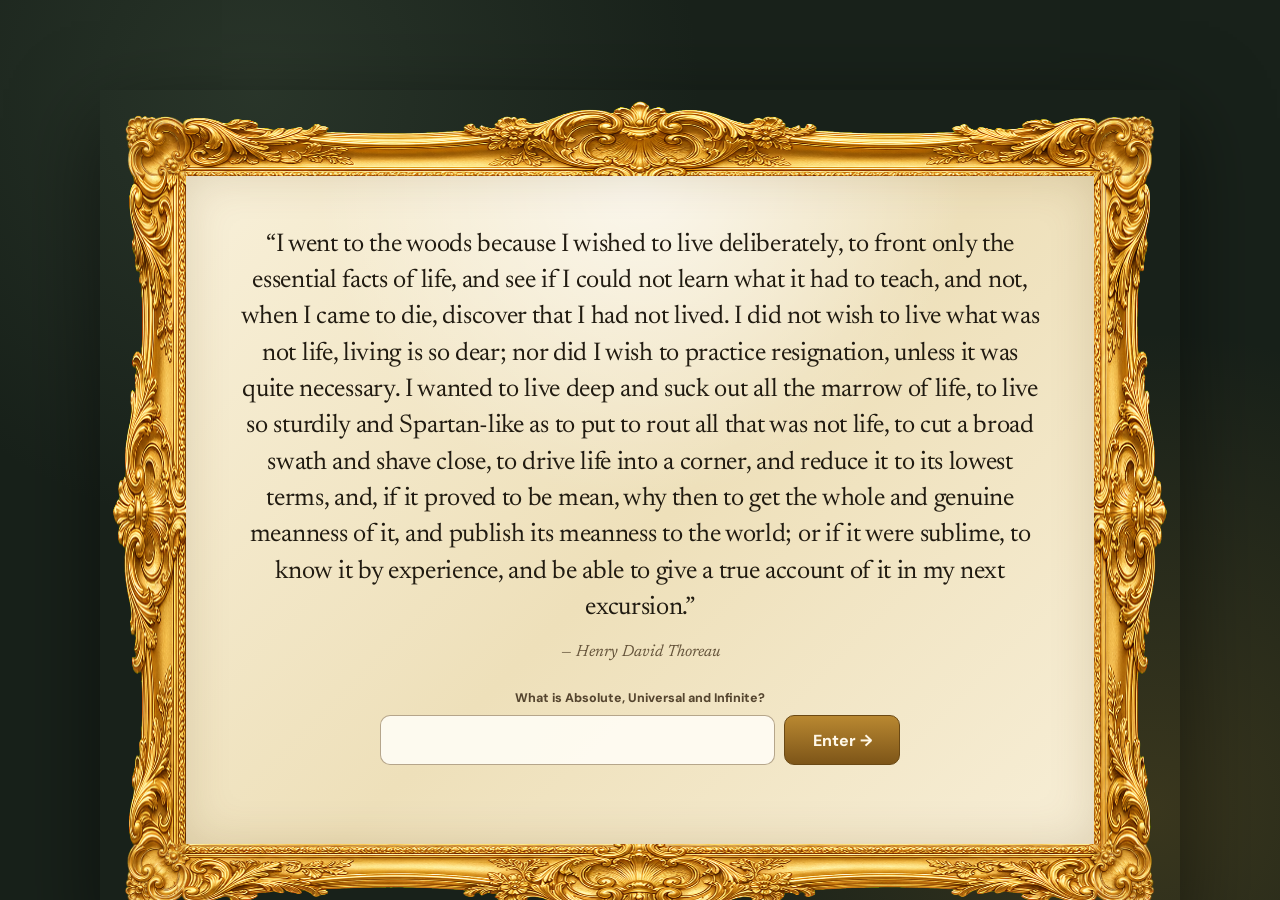
<file: index.html>
<!doctype html>
<html lang="en">
  <head>
    <meta charset="UTF-8" />
    <meta name="viewport" content="width=device-width, initial-scale=1.0" />
    <meta name="theme-color" content="#f2f4f0" />
    <meta name="application-name" content="Anthony Amaru" />
    <meta name="description" content="Anthony Amaru." />
    <meta property="og:title" content="Anthony Amaru" />
    <meta property="og:description" content="Anthony Amaru." />
    <meta property="og:type" content="website" />
    <meta property="og:url" content="https://anthonyamaru.com/" />
    <meta property="og:image" content="https://anthonyamaru.com/anthony-logo.png" />
    <meta name="twitter:card" content="summary" />
    <title>Anthony Amaru</title>
    <link rel="icon" href="anthony-favicon.ico?v=snake-1" sizes="any" />
    <link rel="icon" type="image/png" href="anthony-favicon-64.png?v=snake-1" sizes="64x64" />
    <link rel="icon" type="image/png" href="anthony-favicon-32.png?v=snake-1" sizes="32x32" />
    <link rel="icon" type="image/png" href="anthony-favicon-16.png?v=snake-1" sizes="16x16" />
    <link rel="apple-touch-icon" href="anthony-apple-touch-icon.png?v=snake-1" sizes="180x180" />
    <link rel="manifest" href="site.webmanifest?v=snake-1" />
    <script src="site-theme.js?v=20260806-study2"></script>
    <link rel="preconnect" href="https://fonts.googleapis.com" />
    <link rel="preconnect" href="https://fonts.gstatic.com" crossorigin />
    <link href="https://fonts.googleapis.com/css2?family=DM+Sans:wght@400;500;600;700&amp;family=Newsreader:ital,opsz,wght@0,6..72,400;0,6..72,500;1,6..72,400&amp;family=Noto+Serif+SC:wght@500;700&amp;display=swap" rel="stylesheet" />
    <link rel="stylesheet" href="styles.css?v=20260806-interestslock1" />
    <script src="music-cloud.js?v=20260804-titleclean1" defer></script>
    <script src="book-data.js?v=20260805-bookrestore1" defer></script>
    <script src="mandarin/lesson-data.js?v=20260808-lesson2" defer></script>
    <script src="script.js?v=20260808-supplements1" defer></script>
  </head>
  <body>
    <a class="skip-link" href="#main-content">Skip to content</a>

    <section id="entry-gate" class="entry-gate" aria-labelledby="entry-title">
      <div class="entry-copy">
        <blockquote id="entry-title">
          “I went to the woods because I wished to live deliberately, to front only the essential facts of life, and see if I could not learn what it had to teach, and not, when I came to die, discover that I had not lived. I did not wish to live what was not life, living is so dear; nor did I wish to practice resignation, unless it was quite necessary. I wanted to live deep and suck out all the marrow of life, to live so sturdily and Spartan-like as to put to rout all that was not life, to cut a broad swath and shave close, to drive life into a corner, and reduce it to its lowest terms, and, if it proved to be mean, why then to get the whole and genuine meanness of it, and publish its meanness to the world; or if it were sublime, to know it by experience, and be able to give a true account of it in my next excursion.”
        </blockquote>
        <p class="entry-author">— Henry David Thoreau</p>
        <form id="entry-form" class="entry-form">
          <label for="entry-password">What is Absolute, Universal and Infinite?</label>
          <div class="password-row">
            <input id="entry-password" type="password" autocomplete="current-password" required />
            <button type="submit">Enter <span aria-hidden="true">→</span></button>
          </div>
          <p id="entry-error" class="form-error" role="alert"></p>
        </form>
      </div>
    </section>

    <div id="portal" class="portal" hidden>
      <header class="site-header">
        <a class="brand" href="index.html?v=20260804-clean1" aria-label="Anthony Amaru home">
          <img src="anthony-brand-icon.png" alt="" />
          <span><strong>Anthony Amaru</strong></span>
        </a>
        <button id="mobile-menu-button" class="mobile-menu-button" type="button" aria-expanded="false" aria-controls="primary-nav">Menu</button>
        <nav id="primary-nav" class="primary-nav" aria-label="Primary navigation">
          <a class="nav-link" data-page-link="resume" href="index.html?page=resume&amp;v=20260804-clean1">Resume</a>
          <a class="nav-link" data-page-link="interests" href="index.html?page=interests&amp;v=20260804-clean1">Interests</a>
          <a class="nav-link" data-page-link="music" href="index.html?page=music&amp;v=20260804-clean1">Music</a>
        </nav>
        <div class="header-actions">
          <button id="theme-toggle" class="icon-button" type="button" aria-label="Switch color theme"><span aria-hidden="true">☾</span></button>
        </div>
      </header>

      <section id="music-dock" class="music-dock" aria-label="Music player">
        <button id="dock-toggle" class="dock-art" type="button" aria-expanded="false" aria-controls="dock-expanded"><span aria-hidden="true">♫</span></button>
        <div class="dock-copy"><small>Now playing</small><strong id="dock-title">Nothing selected</strong></div>
        <button id="dock-shuffle" class="dock-control dock-shuffle" type="button" aria-label="Shuffle songs" aria-pressed="false">Shuffle</button>
        <button id="dock-previous" class="dock-control" type="button" aria-label="Previous song">‹</button>
        <button id="dock-play" class="dock-play" type="button" aria-label="Play or pause">▶</button>
        <button id="dock-next" class="dock-control" type="button" aria-label="Next song">›</button>
        <button id="quick-ai-toggle" class="quick-ai-toggle" type="button" aria-label="Ask AI" aria-expanded="false" aria-controls="quick-ai-popover">AI</button>
        <div id="dock-expanded" class="dock-expanded" hidden>
          <div class="dock-field"><label for="dock-playlist-select">Play a playlist</label><select id="dock-playlist-select"><option value="all">All songs</option></select></div>
          <div class="dock-field"><label for="dock-track-select">Choose a song</label><select id="dock-track-select"><option value="">No music added yet</option></select></div>
          <audio id="audio-player" preload="metadata"></audio>
        </div>
        <div id="quick-ai-popover" class="quick-ai-popover" hidden>
          <form id="quick-ai-form">
            <div class="quick-ai-heading"><strong>Ask AI</strong><button id="quick-ai-close" type="button" aria-label="Close AI">×</button></div>
            <select id="quick-ai-topic" aria-label="AI topic"><option value="General">General</option><option value="Aviation">Aviation</option><option value="Mandarin">Mandarin</option><option value="Book">Book</option><option value="Fatherhood">Fatherhood</option></select>
            <textarea id="quick-ai-input" rows="2" maxlength="8000" placeholder="Ask one question" aria-label="Question for AI" required></textarea>
            <button id="quick-ai-send" class="button primary" type="submit">Ask</button>
          </form>
          <div id="quick-ai-answer" class="quick-ai-answer" role="status" aria-live="polite" hidden></div>
        </div>
      </section>

      <section id="detail-page-shell" class="detail-page-shell" hidden>
        <iframe id="detail-page-frame" title="Interest page"></iframe>
      </section>

      <main id="main-content">
        <section id="page-home" class="page-panel active" data-page="home">
          <div class="home-command section-shell">
            <header class="command-heading"><img src="anthony-brand-icon.png" alt="" /><div><h1>Anthony Amaru</h1></div></header>
            <div class="command-grid">
              <a href="index.html?page=resume&amp;v=20260804-clean1"><span class="command-emoji" aria-hidden="true">📄</span><strong>Resume</strong><b>→</b></a>
              <a href="index.html?page=interests&amp;v=20260804-clean1"><span class="command-emoji" aria-hidden="true">🧠</span><strong>Interests</strong><b>→</b></a>
              <a href="index.html?page=music&amp;v=20260804-clean1"><span class="command-emoji" aria-hidden="true">🎵</span><strong>Music</strong><b>→</b></a>
            </div>
            <div class="command-status">
              <span><small>Aviation</small><strong id="home-aviation-score">—</strong></span>
              <span><small>Mandarin</small><strong id="home-mandarin-score">—</strong></span>
              <span><small>Book</small><strong id="home-book-status">—</strong></span>
            </div>
          </div>
        </section>

        <section id="page-resume" class="page-panel section-shell" data-page="resume">
          <header class="page-heading">
            <div><h1>Resume</h1></div>
          </header>
          <div class="resume-layout">
            <div class="resume-main">
              <div class="section-title-row"><h2>Experience</h2></div>
              <div id="work-list" class="timeline-list"></div>
            </div>
            <aside class="resume-side">
              <div class="section-title-row"><h2>Education</h2></div>
              <div id="education-list" class="education-list"></div>
            </aside>
          </div>
          <div class="resume-highlights" aria-label="Professional credentials and languages">
            <article><span aria-hidden="true">₿</span><div><h2>Blockchain Specialist (7 years)</h2></div></article>
            <article><span aria-hidden="true">🤖</span><div><h2>LLM Application Consultant</h2></div></article>
            <article><span aria-hidden="true">✈️</span><div><h2>Private Pilot Certificate</h2><small>Coming soon</small></div></article>
            <article class="author-highlight"><span aria-hidden="true">✒️</span><div><h2>Author</h2><p class="author-work">A Hypothesis of Man</p><small>Coming soon</small></div></article>
            <article><span aria-hidden="true">🌐</span><div><h2>Languages</h2><ul class="language-list"><li>Spanish</li><li>Mandarin</li></ul></div></article>
          </div>
        </section>

        <section id="page-interests" class="page-panel section-shell" data-page="interests">
          <section id="interests-lock" class="interests-lock" aria-labelledby="interests-lock-title">
            <span aria-hidden="true">🔒</span>
            <h1 id="interests-lock-title">Unlock Interests</h1>
            <form id="interests-auth-form">
              <label for="interests-password">Admin password</label>
              <div><input id="interests-password" type="password" autocomplete="current-password" required /><button type="submit">Unlock</button></div>
            </form>
            <p id="interests-auth-message" role="status" aria-live="polite"></p>
          </section>

          <div id="interest-grid" class="interest-grid" hidden>
            <a class="interest-card aviation-card" href="aviation/index.html?v=20260807-flightplan1" aria-label="Open Aviation">
              <div class="interest-icon" aria-hidden="true">✈️</div>
              <h2>Aviation</h2>
              <div class="stat-strip"><div><strong id="aviation-last-score">—</strong><span>last score</span></div><div><strong id="aviation-test-count">0</strong><span>tests taken</span></div></div>
            </a>

            <a class="interest-card mandarin-card" href="mandarin/index.html?page=lessons&amp;v=20260808-lessons3" aria-label="Open Mandarin">
              <div class="interest-icon hanzi" aria-hidden="true">汉</div>
              <h2>Mandarin</h2>
              <div class="stat-strip three"><div><strong id="mandarin-known-count">166</strong><span>known words</span></div><div><strong id="mandarin-written-count">0</strong><span>words I can write</span></div><div><strong id="mandarin-last-score">—</strong><span>last quiz</span></div></div>
            </a>

            <a id="open-book-studio" class="interest-card book-card" href="index.html?detail=author&amp;v=20260806-authorpage1" aria-label="Open A Hypothesis of Man">
              <div class="book-card-copy">
                <div class="interest-icon" aria-hidden="true">✒️</div>
                <h2>Author</h2>
                <p class="author-card-title">A Hypothesis of Man</p>
                <small class="author-card-status">Coming soon</small>
              </div>
            </a>

            <a class="interest-card books-card" href="books.html?v=20260805-standalone1" aria-label="Open Books">
              <div class="interest-icon" aria-hidden="true">📚</div>
              <h2>Books</h2>
            </a>

            <a class="interest-card ai-interest-card" href="ai.html?v=20260805-standalone1" aria-label="Open AI">
              <div class="interest-icon" aria-hidden="true">🤖</div>
              <h2>AI</h2>
            </a>

            <a class="interest-card fatherhood-card" href="fatherhood.html" aria-label="Open Fatherhood">
              <div class="interest-icon" aria-hidden="true">👨‍👦</div>
              <h2>Fatherhood</h2>
            </a>

            <a class="interest-card gym-card" href="gym.html?v=20260806-interestslock1" aria-label="Open Gym and Nutrition">
              <div class="interest-icon" aria-hidden="true">🏋️</div>
              <h2>Gym &amp; Nutrition</h2>
            </a>

            <a class="interest-card taxes-card" href="taxes.html?v=20260806-interestslock1" aria-label="Open Taxes">
              <div class="interest-icon" aria-hidden="true">🧾</div>
              <h2>Taxes</h2>
            </a>

            <a class="interest-card health-card" href="health.html?v=20260808-supplements1" aria-label="Open Health">
              <div class="interest-icon" aria-hidden="true">🩺</div>
              <h2>Health</h2>
            </a>

            <a class="interest-card bills-card" href="bills.html?v=20260807-finances1" aria-label="Open Finances">
              <div class="interest-icon" aria-hidden="true">💳</div>
              <h2>Finances</h2>
            </a>

            <a class="interest-card blockchain-card" href="blockchain.html?v=20260805-blockchain1" aria-label="Open Blockchain and Cryptocurrency">
              <div class="interest-icon matrix-rain-icon" aria-hidden="true"><img src="matrix-rain-icon.svg?v=20260805-matrixrain1" alt="" /></div>
              <h2>Blockchain</h2>
              <p>Cryptocurrency</p>
            </a>

            <a class="interest-card mycology-card" href="mycology.html?v=20260807-more1" aria-label="Open Mycology">
              <div class="interest-icon" aria-hidden="true">🍄</div>
              <h2>Mycology</h2>
            </a>
          </div>
        </section>

        <section id="page-music" class="page-panel section-shell" data-page="music">
          <header class="page-heading"><div><h1>Music</h1></div></header>
          <div id="playlist-browser" class="playlist-browser panel-card">
            <div class="playlist-browser-heading"><h2>Playlists</h2><button id="new-playlist" class="small-button" type="button">+ New</button></div>
            <div class="playlist-tile-grid" aria-label="Music collections">
              <button class="playlist-tile all-songs-tile" type="button" data-playlist="all"><span aria-hidden="true">♫</span><strong>All songs</strong><small><b id="all-track-count">0</b> songs</small></button>
              <div id="playlist-list" class="playlist-tile-list"></div>
            </div>
          </div>
          <section id="music-library-view" class="library-panel panel-card" hidden>
              <div class="library-heading">
                <div class="library-title-group"><button id="close-music-library" class="collection-back-button" type="button">← Playlists</button><h2 id="library-title">All songs</h2></div>
                <div class="library-actions">
                  <label class="select-all-control"><input id="select-all-tracks" type="checkbox" /><span>Select all</span></label>
                  <select id="bulk-playlist-select" class="bulk-playlist-select" aria-label="Playlist for selected songs" disabled><option value="">Playlist</option></select>
                  <button id="assign-selected-tracks" class="button secondary" type="button" disabled>Add selected</button>
                  <button id="delete-selected-tracks" class="button danger" type="button" disabled>Delete</button>
                  <button id="add-music" class="button primary" type="button">Add</button>
                </div>
              </div>
              <input id="music-file-input" type="file" accept="audio/*" multiple hidden />
              <div id="music-drop-zone" class="music-drop-zone" role="button" tabindex="0" aria-label="Add music by dragging audio files here or choosing files from your computer">
                <span class="music-drop-icon" aria-hidden="true">♫</span>
                <div><strong>Drop files</strong></div>
                <button id="choose-music-files" class="button secondary" type="button">Choose</button>
              </div>
              <div class="track-table-wrap">
                <div class="track-table-head" aria-label="Music filters">
                  <span aria-hidden="true"></span><span aria-hidden="true"></span>
                  <div class="track-column-filter"><button class="track-sort active" type="button" data-sort-column="song" aria-pressed="true">Song <span data-sort-indicator>A→Z</span></button><input id="song-filter" type="search" placeholder="Filter songs" autocomplete="off" aria-label="Filter songs" /></div>
                  <div class="track-column-filter"><button class="track-sort" type="button" data-sort-column="artist" aria-pressed="false">Artist <span data-sort-indicator>↕</span></button><details id="artist-filter" class="artist-filter"><summary><span id="artist-filter-label">All artists</span><span aria-hidden="true">⌄</span></summary><div id="artist-filter-options" class="artist-filter-options" role="group" aria-label="Filter by artists"></div></details></div>
                  <div class="track-column-filter"><button class="track-sort" type="button" data-sort-column="playlist" aria-pressed="false">Playlist <span data-sort-indicator>↕</span></button><select id="playlist-filter" aria-label="Filter by playlist"><option value="all">All playlists</option></select></div>
                  <span aria-hidden="true"></span>
                </div>
                <div id="track-list" class="track-list"></div>
              </div>
          </section>
        </section>

      </main>

      <section id="book-modal" class="book-modal" aria-label="A Hypothesis of Man author studio" hidden>
        <span id="book-save-status" hidden>Saved on this device</span>
        <div class="book-workspace">
          <aside id="chapter-rail" class="chapter-rail"><div class="chapter-rail-heading"><span>Chapters</span><button id="add-chapter" type="button" aria-label="Add chapter">+</button></div><nav id="chapter-list"></nav><div class="book-privacy"><span>🔒</span><p>Private cloud copy.</p></div></aside>
          <main class="book-editor-area">
            <div class="book-editor-controls">
              <label class="book-title-label"><span>Chapter</span><input id="book-chapter-title" aria-label="Chapter title" /></label>
              <div class="book-page-toolbar" aria-label="Chapter pages"><button id="chapter-sidebar-toggle" class="chapter-sidebar-toggle" type="button" aria-controls="chapter-rail" aria-expanded="true">Hide chapters</button><button id="chapter-menu" class="chapter-menu-button" type="button" aria-controls="chapter-rail" aria-expanded="false">Chapters</button><button id="book-prev-page" type="button" aria-label="Previous page">←</button><strong id="book-page-position">Page 1 of 1</strong><button id="book-next-page" type="button" aria-label="Next page">→</button><button id="add-book-page" type="button">+ Page</button><button id="book-split-pages" type="button" aria-pressed="false">Two pages</button><button id="export-book-word" type="button">Word</button></div>
            </div>
            <details id="book-page-figure" class="book-page-figure" hidden><summary>Figure</summary><img id="book-page-image" alt="" /></details>
            <div id="book-page-spread" class="book-page-spread">
              <label class="book-content-label"><span id="book-primary-page-label">Page 1</span><textarea id="book-chapter-content" spellcheck="true" placeholder="Write here…"></textarea></label>
              <label id="book-secondary-page" class="book-content-label book-secondary-page" hidden><span id="book-secondary-page-label">Page 2</span><textarea id="book-chapter-content-secondary" spellcheck="true" placeholder="Write here…"></textarea></label>
            </div>
            <footer><span id="book-word-count">0 words</span><span id="book-updated">Not edited yet</span></footer>
          </main>
        </div>
      </section>

      <footer class="site-footer section-shell">
        <div class="footer-identity"><img src="anthony-brand-icon.png" alt="" /><p><strong>Anthony Amaru</strong></p></div>
        <p>anthonyamaru.com</p>
        <div class="footer-controls">
          <nav class="footer-nav" aria-label="Footer navigation">
            <a class="nav-link footer-nav-link" data-page-link="resume" href="index.html?page=resume&amp;v=20260804-clean1">Resume</a>
            <a class="nav-link footer-nav-link" data-page-link="interests" href="index.html?page=interests&amp;v=20260804-clean1">Interests</a>
            <a class="nav-link footer-nav-link" data-page-link="music" href="index.html?page=music&amp;v=20260804-clean1">Music</a>
          </nav>
          <button id="admin-status" class="admin-chip footer-cloud-status" type="button"><span class="status-dot"></span><span>Cloud locked</span></button>
        </div>
      </footer>
    </div>

    <div id="admin-modal" class="modal-backdrop" hidden>
      <section class="modal-card unlock-modal" role="dialog" aria-modal="true" aria-labelledby="admin-modal-title">
        <button class="modal-close" type="button" data-close-modal="admin-modal" aria-label="Close">×</button>
        <span class="modal-mark">✦</span>
        <p class="eyebrow">Editing access</p>
        <h2 id="admin-modal-title">Unlock admin tools</h2>
        <p>Enter the admin password once. It stays active only for this browser session.</p>
        <form id="admin-form">
          <label><span>Admin password</span><input id="admin-password" type="password" autocomplete="current-password" required /></label>
          <p id="admin-error" class="form-error" role="alert"></p>
          <button class="button primary full" type="submit">Unlock this session</button>
        </form>
      </section>
    </div>

    <div id="toast" class="toast" role="status" aria-live="polite"></div>
  </body>
</html>
</file>
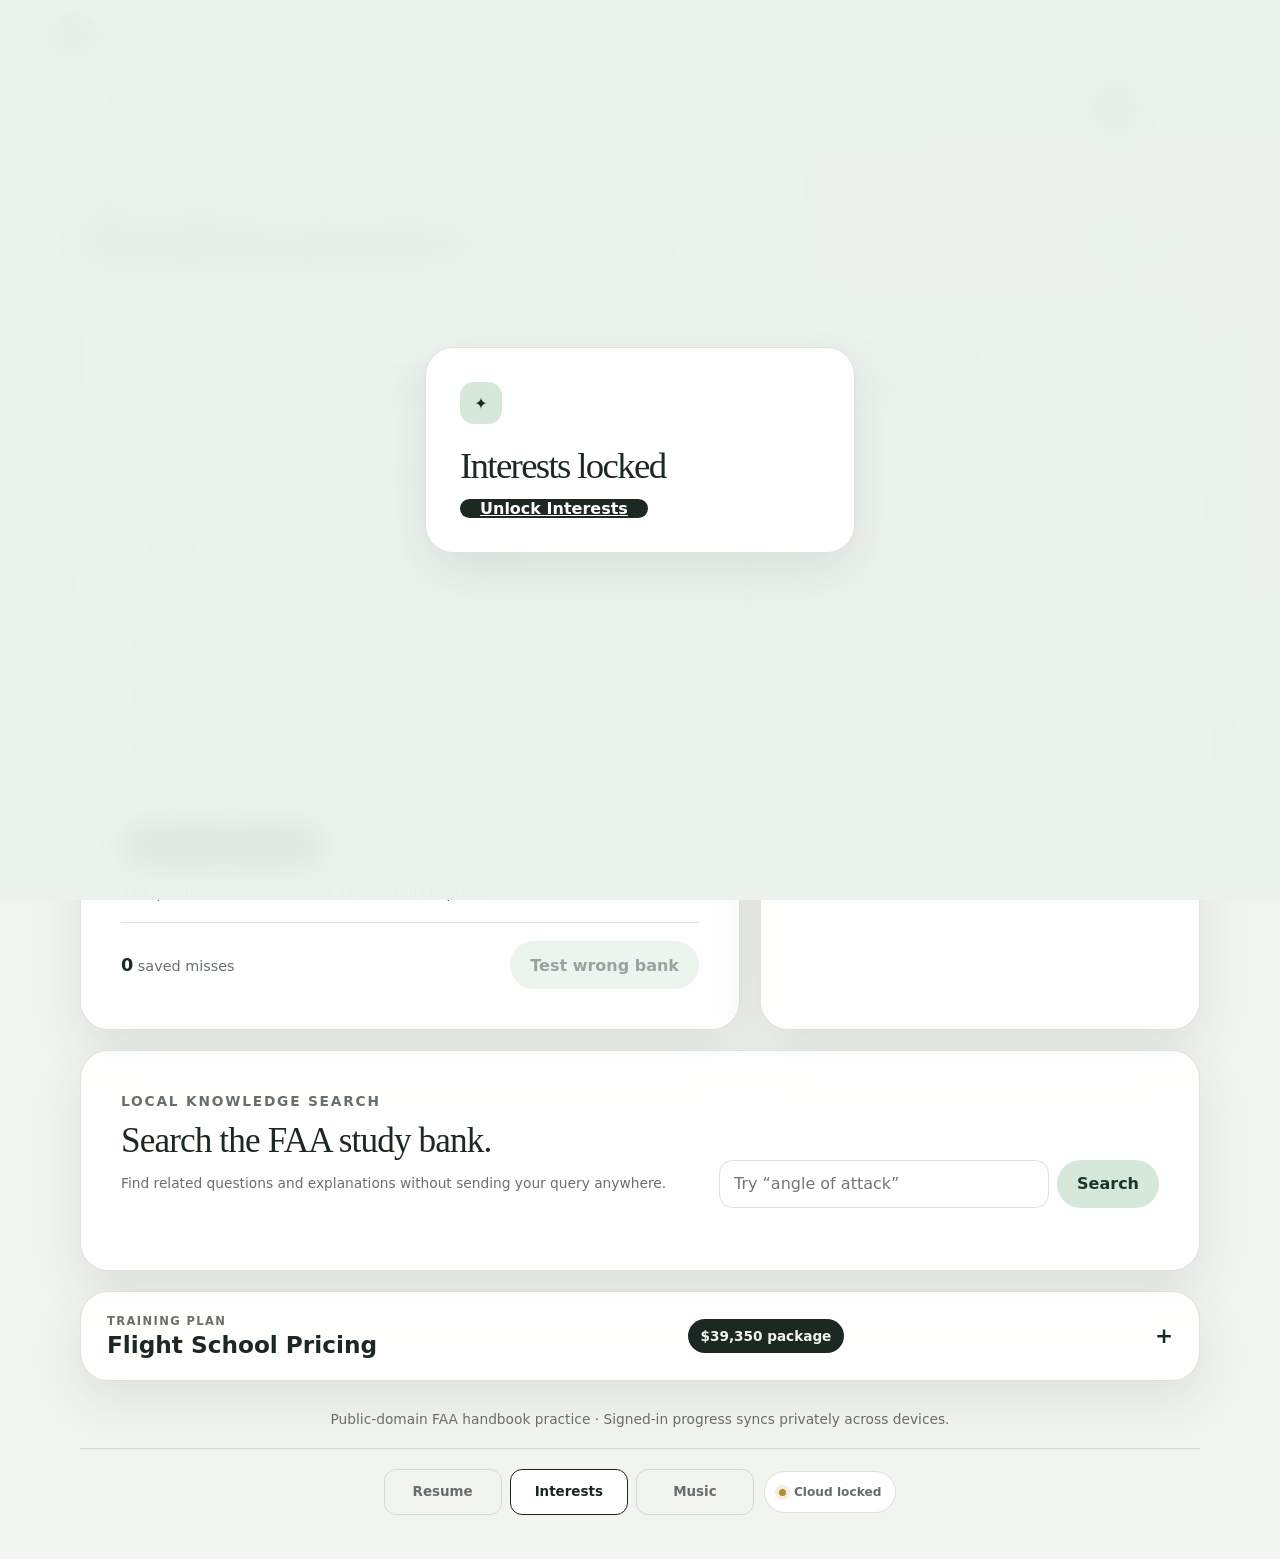
<file: aviation/index.html>
<!doctype html>
<html lang="en">
  <head>
    <meta charset="UTF-8" />
    <meta name="viewport" content="width=device-width, initial-scale=1.0" />
    <meta name="theme-color" content="#f2f4f0" />
    <title>Aviation Practice · Anthony Amaru</title>
    <link rel="icon" href="../anthony-favicon.ico?v=snake-1" sizes="any" />
    <script src="../site-theme.js?v=20260806-study2"></script>
    <link rel="stylesheet" href="../site-header.css?v=20260806-study2" />
    <link rel="stylesheet" href="../site-music.css?v=20260806-study2" />
    <link rel="stylesheet" href="styles.css?v=20260807-flightplan1" />
    <script src="afh_questions.js"></script>
    <script src="phak_questions.js"></script>
    <script src="../music-cloud.js"></script>
    <script src="../site-header.js?v=20260806-study2" defer></script>
    <script src="../site-music.js?v=20260808-sharedmusic1" defer></script>
    <script src="../site-ai.js?v=20260806-study2" defer></script>
    <script src="script.js?v=20260806-interestslock1" defer></script>
  </head>
  <body>
    <div id="admin-lock" class="admin-lock" hidden>
      <section class="unlock-card">
        <span class="mini-mark">✦</span>
        <h1>Interests locked</h1>
        <a class="button primary" href="../index.html?page=interests&amp;v=20260806-interestslock1" target="_top">Unlock Interests</a>
      </section>
    </div>

    <header class="main-site-header">
      <a class="main-site-brand" href="../index.html?v=20260803-nav1" aria-label="Anthony Amaru home"><img src="../anthony-brand-icon.png" alt="" /><strong>Anthony Amaru</strong></a>
      <button class="main-site-menu" type="button" data-main-site-menu aria-expanded="false" aria-controls="main-site-nav">Menu</button>
      <nav id="main-site-nav" class="main-site-nav" data-main-site-nav aria-label="Primary navigation">
        <a href="../index.html?page=resume&amp;v=20260804-clean1">Resume</a>
        <a href="../index.html?page=interests&amp;v=20260804-clean1" aria-current="page">Interests</a>
        <a href="../index.html?page=music&amp;v=20260804-clean1">Music</a>
      </nav>
    </header>

    <aside class="site-music-bar" data-site-music-bar aria-label="Music player">
      <div class="site-music-copy"><small>Now playing</small><strong data-site-music-title>Nothing selected</strong></div>
      <select data-site-music-select aria-label="Choose a song"><option value="">Loading music</option></select>
      <audio preload="metadata"></audio>
      <button type="button" data-site-music-previous aria-label="Previous song">‹</button>
      <button type="button" data-site-music-play aria-label="Play or pause">▶</button>
      <button type="button" data-site-music-next aria-label="Next song">›</button>
    </aside>

    <header class="app-header">
      <div>
        <p class="eyebrow">Flight study desk</p>
        <h1>Aviation practice</h1>
      </div>
      <div class="header-score" aria-live="polite">
        <span>Last score</span>
        <strong id="last-score">—</strong>
      </div>
    </header>

    <main>
      <section id="setup-view" class="view active">
        <div class="intro-grid">
          <article class="panel setup-panel">
            <p class="eyebrow">Build a test</p>
            <h2>Choose your source and pace.</h2>
            <div class="field-grid">
              <label>
                <span>Handbook</span>
                <select id="book-select">
                  <option value="phak">Pilot's Handbook of Aeronautical Knowledge</option>
                  <option value="afh">Airplane Flying Handbook</option>
                </select>
              </label>
              <fieldset class="chapter-picker">
                <legend>Chapters</legend>
                <div class="chapter-picker-actions">
                  <button id="select-all-chapters" type="button">Select all</button>
                  <button id="clear-all-chapters" type="button">Clear</button>
                </div>
                <div id="chapter-options" class="chapter-options" aria-label="Choose one or more chapters"></div>
              </fieldset>
              <label>
                <span>Questions</span>
                <select id="question-count">
                  <option value="10">10 questions</option>
                  <option value="20">20 questions</option>
                  <option value="all">All available</option>
                </select>
              </label>
            </div>
            <button id="start-test" class="button primary" type="button">Start practice test</button>
            <p id="question-availability" class="fine-print"></p>
            <div class="wrong-bank-panel">
              <span><strong id="wrong-bank-count">0</strong> saved misses</span>
              <button id="start-wrong-bank" class="button secondary" type="button" disabled>Test wrong bank</button>
            </div>
          </article>

          <article class="panel history-panel">
            <div class="panel-heading">
              <div>
                <p id="history-sync-status" class="eyebrow">Saved on this device</p>
                <h2>Score history</h2>
              </div>
              <button id="clear-history" class="text-button" type="button">Clear</button>
            </div>
            <div id="history-list" class="history-list"></div>
          </article>
        </div>

        <article class="panel search-panel">
          <div class="panel-heading search-heading">
            <div>
              <p class="eyebrow">Local knowledge search</p>
              <h2>Search the FAA study bank.</h2>
              <p>Find related questions and explanations without sending your query anywhere.</p>
            </div>
            <form id="aviation-search-form" class="search-form">
              <input id="aviation-search" type="search" placeholder="Try “angle of attack”" />
              <button class="button secondary" type="submit">Search</button>
            </form>
          </div>
          <div id="aviation-search-results" class="search-results"></div>
        </article>

        <details class="panel pricing-panel">
          <summary>
            <span><small>Training plan</small><strong>Flight School Pricing</strong></span>
            <b>$39,350 package</b>
          </summary>
          <div class="pricing-content">
            <div class="pricing-table-wrap">
              <table>
                <thead><tr><th>Flight School</th><th>Location</th><th>Certificate / Rating</th><th>Aircraft</th><th>Quoted Cost</th><th>Notes</th></tr></thead>
                <tbody>
                  <tr><td><a class="school-link" href="https://luvsflying.com/#Pricing" target="_blank" rel="noreferrer"><strong>LuvsFlying</strong></a></td><td><a class="address-link" href="https://www.google.com/maps/search/?api=1&amp;query=1101+W+Edgar+Rd+Hangar+406+Linden+NJ+07036" target="_blank" rel="noreferrer">1101 W Edgar Rd<br />Hangar 406<br />Linden, NJ 07036</a></td><td>Private Pilot License (PPL)</td><td>1977 PA-28-161 Warrior II</td><td class="price-cell">$9,900</td><td>Lowest-cost option discussed for earning the PPL.</td></tr>
                  <tr><td><a class="school-link" href="https://www.certifiedflyers.com/PilotCertification/PilotCertification.html" target="_blank" rel="noreferrer"><strong>Certified Flyers</strong></a></td><td><a class="address-link" href="https://www.google.com/maps/search/?api=1&amp;query=50+Airport+Rd+140+Morristown+NJ+07960" target="_blank" rel="noreferrer">50 Airport Rd #140<br />Morristown, NJ 07960</a></td><td>Instrument Rating</td><td>Standard C172SP</td><td class="price-cell">$8,000</td><td>Chosen for Instrument training.</td></tr>
                  <tr><td><a class="school-link" href="https://www.orlandiflightcenter.com/training.html" target="_blank" rel="noreferrer"><strong>Orlandi Flight Center</strong></a></td><td><a class="address-link" href="https://www.google.com/maps/search/?api=1&amp;query=36+Lambert+Rd+Blairstown+NJ+07825" target="_blank" rel="noreferrer">36 Lambert Rd<br />Blairstown, NJ 07825</a></td><td>Commercial Pilot Certificate</td><td>Cessna 172K &amp; 172L</td><td class="price-cell">$13,450</td><td>Chosen for Commercial training.</td></tr>
                  <tr><td><a class="school-link" href="https://americanflyers.com/30-day_cfi-a_and_cfi-i_academy/" target="_blank" rel="noreferrer"><strong>American Flyers</strong></a></td><td><a class="address-link" href="https://www.google.com/maps/search/?api=1&amp;query=American+Flyers+50+Airport+Road+Suite+120+Morristown+NJ+07960" target="_blank" rel="noreferrer">Morristown Airport<br />50 Airport Road, Suite 120<br />Morristown, NJ 07960</a></td><td>CFI + CFII</td><td>—</td><td class="price-cell">$8,000</td><td>Well-known for accelerated CFI/CFII training.</td></tr>
                </tbody>
                <tfoot><tr><th colspan="4">Training Package Total</th><td class="price-cell">$39,350</td><td></td></tr></tfoot>
              </table>
            </div>

            <div class="pricing-summary-grid">
              <section>
                <h3>Budget</h3>
                <ul>
                  <li><strong>$5,700</strong><span>Checkride fees</span></li>
                  <li><strong>$1,900</strong><span>Written exams, medical, headset, books &amp; supplies</span></li>
                  <li><strong>$300/hour</strong><span>Additional flight time</span></li>
                </ul>
              </section>
              <section class="all-in-card">
                <small>Estimated all-in</small>
                <strong>$47,000–$50,000</strong>
                <span>If training stays on plan</span>
              </section>
              <section>
                <h3>Optional future ratings · not included</h3>
                <ul>
                  <li><strong>$4,000–$8,000</strong><span>Commercial Multi-Engine Add-On (CMEL)</span></li>
                  <li><strong>$3,000–$6,000</strong><span>Multi-Engine Instructor (MEI)</span></li>
                </ul>
              </section>
            </div>

            <section class="multi-engine-section" aria-labelledby="multi-engine-title">
              <div class="comparison-heading">
                <div><small>Listed packages</small><h3 id="multi-engine-title">Multi-Engine Comparison</h3></div>
                <div class="comparison-winners" aria-label="Best listed prices">
                  <span><b>Rating</b> Certified · $4,995</span>
                  <span><b>MEI</b> Certified · $2,995</span>
                </div>
              </div>
              <div class="pricing-table-wrap comparison-table-wrap">
                <table>
                  <thead><tr><th>School</th><th>Training</th><th>Price</th><th>Flight / Ground / Ride</th><th>Schedule</th><th>Aircraft &amp; notes</th></tr></thead>
                  <tbody>
                    <tr><td><a class="school-link" href="https://www.certifiedflyers.com/PilotCertification/PilotCertification.html" target="_blank" rel="noreferrer"><strong>Certified Flyers</strong></a></td><td>Multi-Engine Rating</td><td class="price-cell best-price">$4,995</td><td>10 flight hours</td><td>4 days</td><td>Beechcraft Duchess · Fuel surcharge and checkride may be additional</td></tr>
                    <tr><td><a class="school-link" href="https://www.certifiedflyers.com/PilotCertification/PilotCertification.html" target="_blank" rel="noreferrer"><strong>Certified Flyers</strong></a></td><td>Multi-Engine Rating</td><td class="price-cell">$7,490</td><td>15 flight hours</td><td>5 days</td><td>Beechcraft Duchess · Fuel surcharge and checkride may be additional</td></tr>
                    <tr><td><a class="school-link" href="https://www.orlandiflightcenter.com/training.html" target="_blank" rel="noreferrer"><strong>Orlandi</strong></a></td><td>Private / Commercial Multi-Engine Add-On</td><td class="price-cell">$6,650</td><td>10 / 8 / 2 hours</td><td>5 days</td><td>Seneca II / 310 · Private Pilot, complex and high-performance prerequisites</td></tr>
                    <tr><td><a class="school-link" href="https://www.certifiedflyers.com/PilotCertification/PilotCertification.html" target="_blank" rel="noreferrer"><strong>Certified Flyers</strong></a></td><td>MEI</td><td class="price-cell best-price">$2,995</td><td>6 flight hours</td><td>2 days</td><td>Beechcraft Duchess · Fuel surcharge and checkride may be additional</td></tr>
                    <tr><td><a class="school-link" href="https://www.certifiedflyers.com/PilotCertification/PilotCertification.html" target="_blank" rel="noreferrer"><strong>Certified Flyers</strong></a></td><td>MEI</td><td class="price-cell">$7,490</td><td>15 flight hours</td><td>5 days</td><td>Beechcraft Duchess · Fuel surcharge and checkride may be additional</td></tr>
                    <tr><td><a class="school-link" href="https://www.orlandiflightcenter.com/training.html" target="_blank" rel="noreferrer"><strong>Orlandi</strong></a></td><td>MEI · with 5 hours Multi PIC</td><td class="price-cell">$6,850</td><td>10 / 10 / 2 hours</td><td>5 days</td><td>Seneca II / 310 · CFI and Commercial Multi-Engine prerequisites</td></tr>
                    <tr><td><a class="school-link" href="https://www.orlandiflightcenter.com/training.html" target="_blank" rel="noreferrer"><strong>Orlandi</strong></a></td><td>MEI · without 5 hours Multi PIC</td><td class="price-cell">$9,350</td><td>15 / 10 / 2 hours</td><td>7 days</td><td>Seneca II / 310 · CFI and Commercial Multi-Engine prerequisites</td></tr>
                  </tbody>
                </table>
              </div>
              <p class="comparison-note"><strong>Listed-price comparison:</strong> Certified’s 10-hour rating is $1,655 below Orlandi’s add-on. Certified’s 6-hour MEI is $3,855 below Orlandi’s 5-hour-PIC price, but the packages are not identical. Confirm fuel, examiner, aircraft, prerequisite and included-hour costs before choosing.</p>
            </section>

            <aside class="flight-reminder" aria-labelledby="flight-reminder-title">
              <strong id="flight-reminder-title">Reminder</strong>
              <ul>
                <li>Ask LuvsFlying about its instrument-rating price and package.</li>
                <li>Ask every school for time-building hourly rates and package pricing. Compare multi-engine time building.</li>
                <li>Discuss instructor-job opportunities.</li>
              </ul>
            </aside>
            <p class="pricing-note">Complete each rating at the school offering the best value.</p>
          </div>
        </details>
      </section>

      <section id="quiz-view" class="view">
        <div class="quiz-topline">
          <button id="exit-test" class="text-button" type="button">← Exit test</button>
          <div class="quiz-progress-copy"><span id="quiz-position">1 / 10</span><strong id="quiz-running-score">0 correct</strong></div>
        </div>
        <div class="progress-track"><span id="quiz-progress"></span></div>
        <article class="panel question-card">
          <div class="question-meta"><span id="question-source"></span><span id="question-id"></span></div>
          <h2 id="question-text"></h2>
          <div id="answer-options" class="answer-options"></div>
          <div id="answer-feedback" class="answer-feedback" hidden></div>
          <div class="question-actions">
            <button id="previous-question" class="button secondary" type="button">Previous</button>
            <button id="check-answer" class="button primary" type="button" disabled>Check answer</button>
            <button id="next-question" class="button primary" type="button" hidden>Next question</button>
          </div>
        </article>
      </section>

      <section id="results-view" class="view">
        <article class="panel results-card">
          <span class="result-ring" id="result-percent">0%</span>
          <p class="eyebrow">Test complete</p>
          <h2 id="result-title">Keep building your knowledge.</h2>
          <p id="result-summary"></p>
          <div class="result-actions">
            <button id="new-test" class="button primary" type="button">Build another test</button>
            <button id="review-wrong" class="button secondary" type="button">Review missed questions</button>
          </div>
        </article>
        <div id="wrong-list" class="wrong-list"></div>
      </section>
    </main>

    <footer>
      <p>Public-domain FAA handbook practice · Signed-in progress syncs privately across devices.</p>
    </footer>
  </body>
</html>
</file>
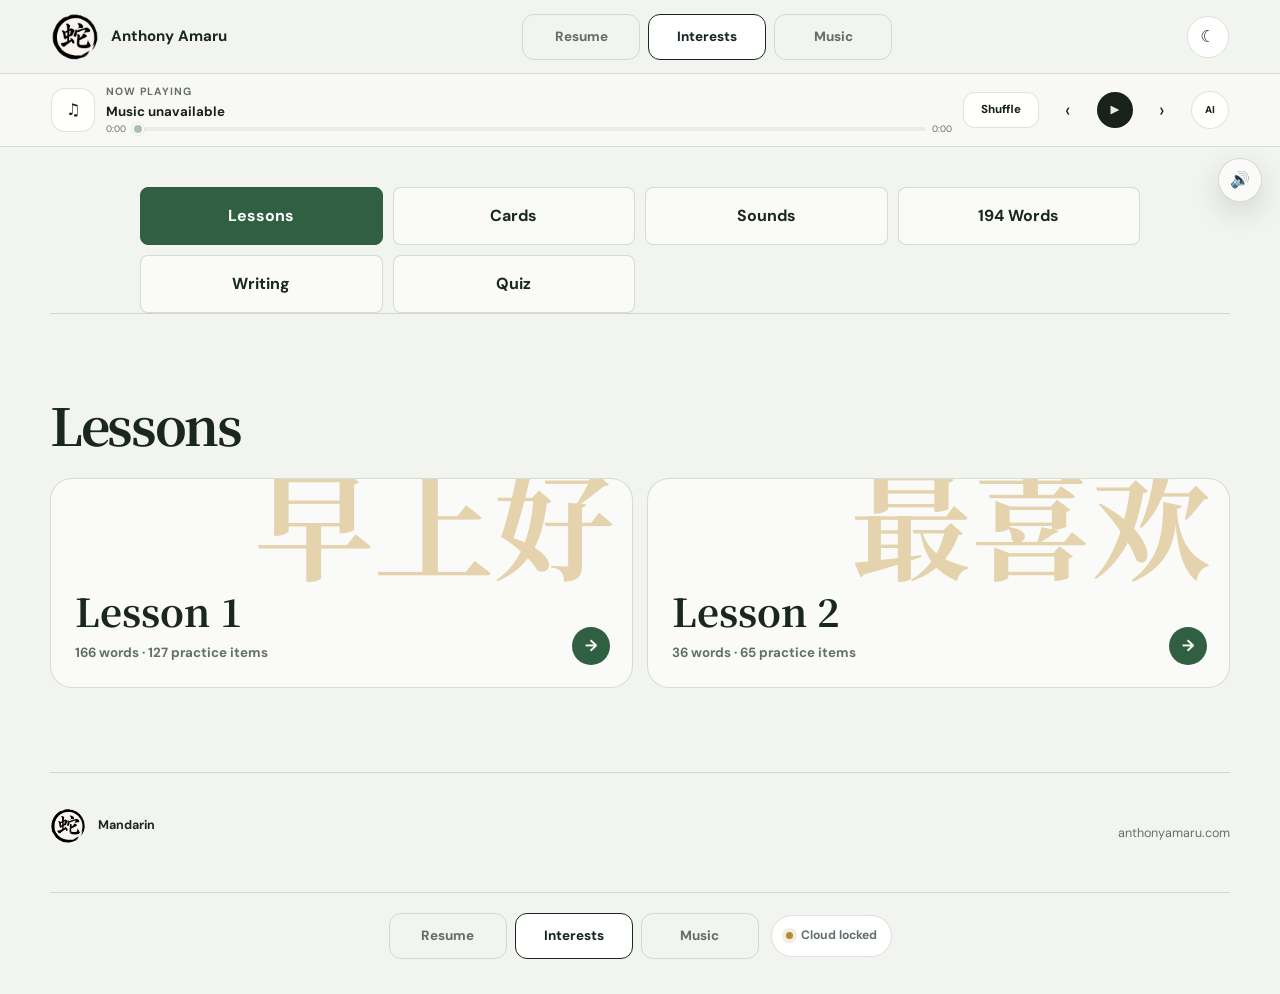
<file: mandarin/index.html>
<!doctype html>
<html lang="en">
  <head>
    <meta charset="UTF-8" />
    <meta name="viewport" content="width=device-width, initial-scale=1.0" />
    <meta name="theme-color" content="#f2f4f0" />
    <meta name="application-name" content="Mandarin Notebook" />
    <meta
      name="description"
      content="Anthony Amaru's interactive Mandarin learning notebook: vocabulary, sentence patterns, character practice, and reading."
    />
    <meta property="og:title" content="My Mandarin Learning Notebook" />
    <meta
      property="og:description"
      content="An interactive record of the Mandarin I have learned so far."
    />
    <meta property="og:type" content="website" />
    <meta property="og:url" content="https://anthonyamaru.com/" />
    <meta property="og:image" content="https://anthonyamaru.com/anthony-logo.png" />
    <meta name="twitter:card" content="summary_large_image" />
    <meta name="twitter:image" content="https://anthonyamaru.com/anthony-logo.png" />
    <title>My Mandarin Learning Notebook</title>
    <link rel="icon" href="../anthony-favicon.ico?v=snake-1" sizes="any" />
    <link rel="icon" type="image/png" href="../anthony-favicon-32.png?v=snake-1" sizes="32x32" />
    <link rel="icon" type="image/png" href="../anthony-favicon-16.png?v=snake-1" sizes="16x16" />
    <link rel="apple-touch-icon" href="../anthony-apple-touch-icon.png?v=snake-1" sizes="180x180" />
    <script src="../site-theme.js?v=20260806-study2"></script>
    <link rel="preconnect" href="https://fonts.googleapis.com" />
    <link rel="preconnect" href="https://fonts.gstatic.com" crossorigin />
    <link
      href="https://fonts.googleapis.com/css2?family=DM+Sans:wght@400;500;600;700&amp;family=Noto+Serif+SC:wght@500;600;700;900&amp;display=swap"
      rel="stylesheet"
    />
    <link rel="stylesheet" href="../site-header.css?v=20260806-study2" />
    <link rel="stylesheet" href="../site-music.css?v=20260806-study2" />
    <link rel="stylesheet" href="styles.css?v=20260808-lessons3" />
    <link rel="stylesheet" href="speech-settings.css?v=20260808-lessons1" />
    <script src="../music-cloud.js"></script>
    <script src="../site-header.js?v=20260806-study2" defer></script>
    <script src="../site-music.js?v=20260808-sharedmusic1" defer></script>
    <script src="../site-ai.js?v=20260806-study2" defer></script>
    <script src="lesson-data.js?v=20260808-lesson2" defer></script>
    <script src="speech-settings.js?v=20260808-lessons1" defer></script>
    <script src="script.js?v=20260808-lessons3" defer></script>
  </head>
  <body>
    <a class="skip-link" href="#main">Skip to the notebook</a>

    <header class="main-site-header">
      <a class="main-site-brand" href="../index.html?v=20260803-nav1" aria-label="Anthony Amaru home">
        <img src="../anthony-brand-icon.png" alt="" />
        <strong>Anthony Amaru</strong>
      </a>
      <button class="main-site-menu" type="button" data-main-site-menu aria-expanded="false" aria-controls="main-site-nav">Menu</button>
      <nav id="main-site-nav" class="main-site-nav" data-main-site-nav aria-label="Primary navigation">
        <a href="../index.html?page=resume&amp;v=20260807-cloudprogress1">Resume</a>
        <a href="../index.html?page=interests&amp;v=20260807-cloudprogress1" aria-current="page">Interests</a>
        <a href="../index.html?page=music&amp;v=20260807-cloudprogress1">Music</a>
      </nav>
    </header>

    <aside class="site-music-bar" data-site-music-bar aria-label="Music player">
      <div class="site-music-copy"><small>Now playing</small><strong data-site-music-title>Nothing selected</strong></div>
      <select data-site-music-select aria-label="Choose a song"><option value="">Loading music</option></select>
      <audio preload="metadata"></audio>
      <button type="button" data-site-music-previous aria-label="Previous song">‹</button>
      <button type="button" data-site-music-play aria-label="Play or pause">▶</button>
      <button type="button" data-site-music-next aria-label="Next song">›</button>
    </aside>

    <main id="main">
      <nav class="section-menu mandarin-section-menu" aria-label="Mandarin study sections">
        <a data-page-link="lessons" data-preserve-lesson href="index.html?page=lessons&amp;lesson=lesson-1&amp;v=20260808-lessons3">Lessons</a>
        <a data-page-link="cards" data-preserve-lesson href="index.html?page=cards&amp;lesson=lesson-1&amp;v=20260808-lessons3">Cards</a>
        <a data-page-link="sounds" data-preserve-lesson href="index.html?page=sounds&amp;lesson=lesson-1&amp;v=20260808-lessons3">Sounds</a>
        <a data-page-link="words" data-preserve-lesson href="index.html?page=words&amp;lesson=lesson-1&amp;v=20260808-lessons3"><span id="word-count">0</span>&nbsp;Words</a>
        <a data-page-link="writing" data-preserve-lesson href="index.html?page=writing&amp;lesson=lesson-1&amp;v=20260808-lessons3">Writing</a>
        <a data-preserve-lesson data-quiz-link href="quiz.html?lesson=lesson-1&amp;v=20260808-lessons3">Quiz</a>
      </nav>

      <section id="lessons" class="mandarin-page lessons-section section-shell" data-page="lessons" hidden>
        <div class="section-heading compact-heading">
          <h2>Lessons</h2>
        </div>
        <div id="lesson-list" class="lesson-list" aria-label="Mandarin lessons"></div>
      </section>

      <section id="top" class="mandarin-page hero section-shell" data-page="home" hidden>
        <div class="hero-copy">
          <p class="eyebrow">7 lessons</p>
          <h1 lang="zh-Hans">中文</h1>
        </div>

        <div class="hero-phrase" aria-label="Featured Mandarin phrase">
          <p class="featured-hanzi" lang="zh-Hans">我们去吃披萨吧！</p>
          <p class="featured-pinyin">Wǒmen qù chī pīsà ba!</p>
          <p class="featured-meaning">Let's go eat pizza!</p>
          <div class="progress-row">
            <span>Progress</span>
            <strong id="hero-progress">0%</strong>
          </div>
          <div class="progress-track" aria-hidden="true"><span id="hero-progress-bar"></span></div>
        </div>
      </section>

      <section id="lesson-one" class="mandarin-page lesson-section section-shell" data-page="lesson" hidden>
        <div class="section-heading compact-heading lesson-heading">
          <h2 id="lesson-overview-title">Lesson</h2>
          <a id="lesson-practice-link" class="button button-accent" href="index.html?page=practice&amp;lesson=lesson-1&amp;v=20260808-lessons3">Practice this lesson</a>
        </div>
        <div id="lesson-overview-cards" class="greeting-grid" aria-label="Lesson vocabulary"></div>
        <div id="lesson-overview-feature" class="lesson-feature-grid"></div>
        <div class="lesson-sound-focus">
          <strong>Sound focus</strong>
          <div id="lesson-sound-chips" class="lesson-sound-chips"></div>
        </div>
      </section>

      <section id="study" class="mandarin-page study-section section-shell" data-page="cards" hidden>
        <div class="section-heading compact-heading">
          <h2>Flashcards</h2>
        </div>

        <div class="study-layout">
          <div class="flashcard-wrap">
            <div id="flashcard" class="flashcard" tabindex="0" role="button" aria-label="Reveal flashcard answer">
              <div class="flashcard-topline">
                <span id="flash-category">Greeting</span>
                <span id="flash-position">1 / 5</span>
              </div>
              <div class="flashcard-center">
                <p id="flash-hanzi" class="flash-hanzi" lang="zh-Hans">你好</p>
                <p id="flash-prompt" class="flash-prompt">Reveal</p>
                <div id="flash-answer" class="flash-answer" aria-hidden="true">
                  <p id="flash-pinyin">nǐ hǎo</p>
                  <strong id="flash-meaning">hello</strong>
                </div>
              </div>
            </div>
            <div class="flash-actions">
              <button id="review-again" class="button button-quiet" type="button">Again</button>
              <button id="know-word" class="button button-primary" type="button">Know</button>
            </div>
          </div>

          <aside class="session-panel" aria-labelledby="session-title">
            <h3 id="session-title">Session</h3>
            <ol id="session-list" class="session-list"></ol>
            <button id="new-session" class="text-button" type="button">Shuffle ↻</button>
          </aside>
        </div>
        <section class="known-words-panel" aria-labelledby="known-words-title">
          <div class="known-words-heading"><h3 id="known-words-title">Known words</h3><strong id="known-word-count">0</strong></div>
          <div id="known-word-list" class="known-word-list" aria-live="polite"></div>
          <p id="known-word-empty" class="empty-state">No words marked yet.</p>
        </section>
      </section>

      <section id="sounds" class="mandarin-page pronunciation-section section-shell" data-page="sounds" hidden>
        <div class="section-heading compact-heading">
          <h2>Sounds</h2>
        </div>
        <div id="sound-group-tabs" class="sound-group-tabs" role="tablist" aria-label="Pinyin sound groups"></div>
        <div id="sound-grid" class="sound-grid" aria-label="Complete Mandarin pinyin sound practice"></div>
        <div class="sound-notes">
          <aside class="spelling-rule">
            <strong>ui = uei</strong>
            <p>shuì · tone on i</p>
          </aside>
          <aside class="spelling-rule">
            <strong>Neutral tone</strong>
            <p>māma · bàba</p>
          </aside>
          <aside class="spelling-rule">
            <strong>-ng ≠ -n</strong>
            <p>生日 · shēngrì</p>
          </aside>
          <aside class="spelling-rule">
            <strong>ch ≠ sh</strong>
            <p>air burst · steady friction</p>
          </aside>
          <aside class="spelling-rule">
            <strong>现在 ≠ 先</strong>
            <p>xiànzài = now · xiān = first</p>
          </aside>
          <aside class="spelling-rule">
            <strong>谁 · 几岁</strong>
            <p>who · how old</p>
          </aside>
        </div>
      </section>

      <section id="vocabulary" class="mandarin-page vocab-section section-shell" data-page="words" hidden>
        <div class="section-heading compact-heading">
          <h2>Words</h2>
        </div>

        <div class="vocab-controls">
          <label class="search-box">
            <span class="visually-hidden">Search vocabulary</span>
            <span aria-hidden="true">⌕</span>
            <input id="vocab-search" type="search" placeholder="Search" autocomplete="off" />
          </label>
          <div id="category-filters" class="filter-row" aria-label="Vocabulary categories"></div>
          <div id="word-type-filters" class="filter-row" aria-label="Word and character filters"></div>
          <div id="mastery-filters" class="filter-row mastery-filters" aria-label="Learning status colors"></div>
        </div>

        <div class="vocab-meta">
          <p><strong id="visible-count">0</strong></p>
          <button id="toggle-pinyin" class="text-button" type="button" aria-pressed="false">Hide pinyin</button>
        </div>
        <div id="vocab-grid" class="vocab-grid" aria-live="polite"></div>
        <p id="vocab-empty" class="empty-state" hidden>No words match that search yet.</p>
      </section>

      <section id="writing" class="mandarin-page writing-section section-shell" data-page="writing" hidden>
        <div class="section-heading compact-heading writing-heading">
          <h2>Words I can write</h2>
          <strong id="writing-word-count">0</strong>
        </div>
        <form id="writing-word-form" class="writing-word-form">
          <label>
            <span class="visually-hidden">Mandarin word</span>
            <input id="writing-word-input" lang="zh-Hans" autocomplete="off" placeholder="汉字" required />
          </label>
          <button class="button button-primary" type="submit">Add</button>
        </form>
        <p id="writing-save-status" class="writing-save-status">Saved on this device</p>
        <ul id="writing-word-list" class="writing-word-list" aria-live="polite"></ul>
        <p id="writing-word-empty" class="empty-state">No writing words added yet.</p>
      </section>

      <section id="practice" class="mandarin-page practice-section section-shell" data-page="practice" hidden>
        <div class="section-heading compact-heading lesson-heading">
          <h2><span id="practice-lesson-title">Lesson 1</span> Practice</h2>
          <a id="practice-lesson-link" class="button button-quiet" href="index.html?page=lesson&amp;lesson=lesson-1&amp;v=20260808-lessons3">Review lesson</a>
        </div>
        <div class="practice-controls">
          <div id="practice-type-tabs" class="practice-toggle-row" role="tablist" aria-label="Practice type">
            <button type="button" role="tab" data-practice-type="sentences" aria-selected="true">Sentences</button>
            <button type="button" role="tab" data-practice-type="conversation" aria-selected="false">Conversation</button>
            <button type="button" role="tab" data-practice-type="reading" aria-selected="false">Reading</button>
          </div>
          <div id="practice-mode-tabs" class="practice-toggle-row" role="group" aria-label="Practice reveal direction">
            <button type="button" data-practice-mode="mandarin" aria-pressed="true">Mandarin → Pinyin</button>
            <button type="button" data-practice-mode="pinyin" aria-pressed="false">Pinyin → English</button>
          </div>
        </div>
        <div id="practice-topic-tabs" class="practice-topic-tabs" aria-label="Sentence topics"></div>
        <div id="practice-list" class="practice-list" aria-live="polite"></div>
      </section>
    </main>

    <footer class="site-footer section-shell">
      <div>
        <span class="brand-mark small" aria-hidden="true"><img src="../anthony-brand-icon.png" alt="" /></span>
        <p><strong>Mandarin</strong></p>
      </div>
      <p>anthonyamaru.com</p>
    </footer>
  </body>
</html>
</file>
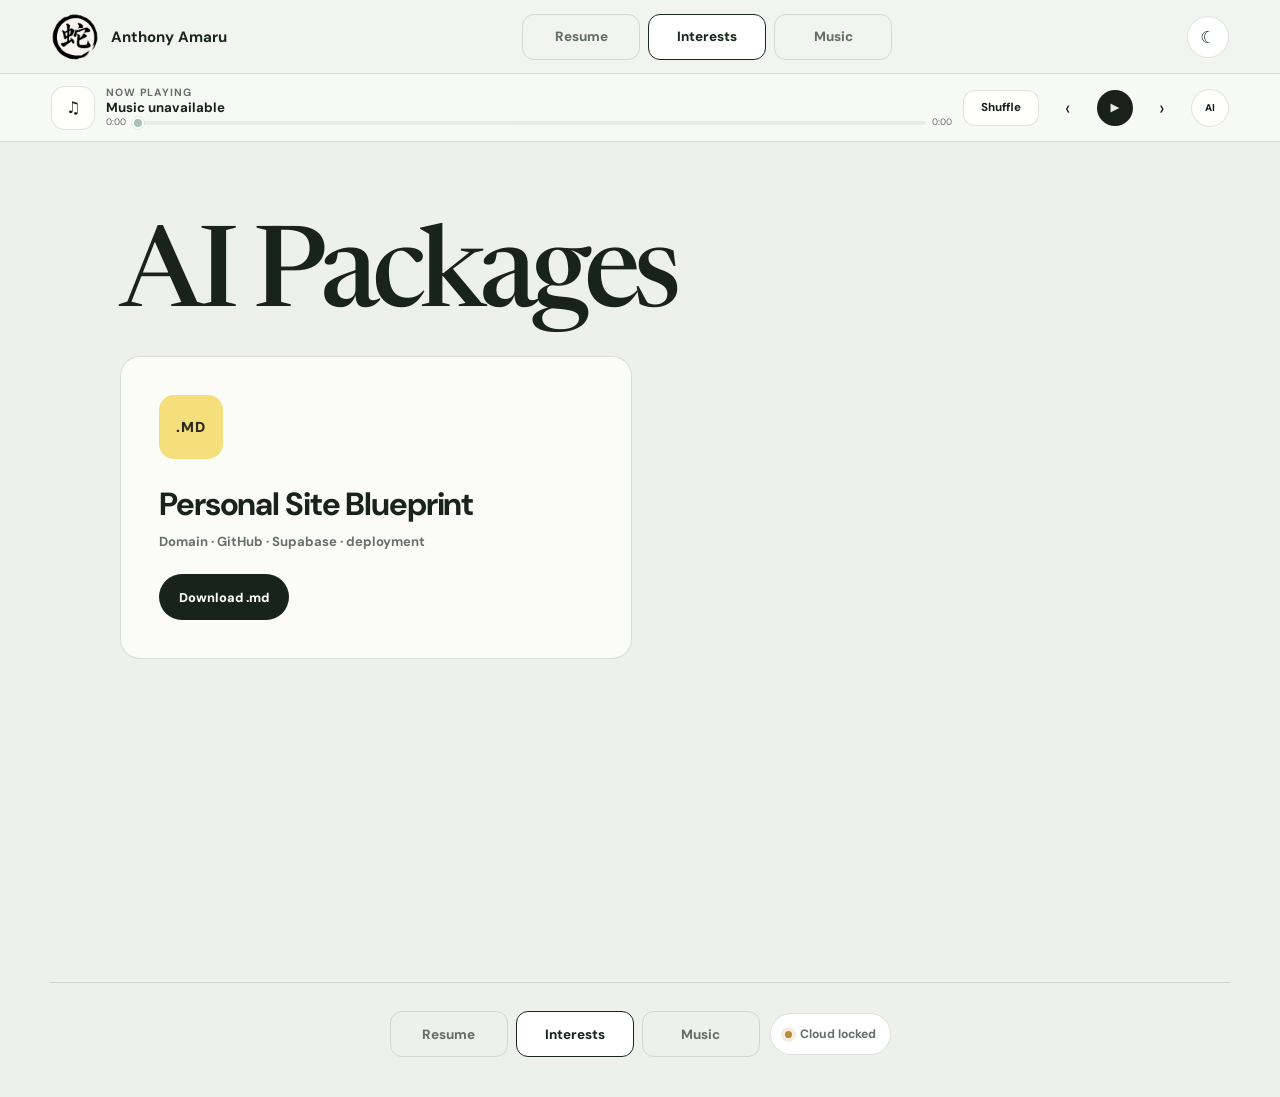
<file: ai.html>
<!doctype html>
<html lang="en">
  <head>
    <meta charset="UTF-8" />
    <meta name="viewport" content="width=device-width, initial-scale=1.0" />
    <meta name="theme-color" content="#f2f4f0" />
    <meta name="description" content="Anthony Amaru's AI workspace." />
    <title>AI · Anthony Amaru</title>
    <link rel="icon" href="anthony-favicon.ico?v=snake-1" sizes="any" />
    <link rel="icon" type="image/png" href="anthony-favicon-32.png?v=snake-1" sizes="32x32" />
    <script src="site-theme.js?v=20260806-study2"></script>
    <link rel="preconnect" href="https://fonts.googleapis.com" />
    <link rel="preconnect" href="https://fonts.gstatic.com" crossorigin />
    <link href="https://fonts.googleapis.com/css2?family=DM+Sans:wght@400;500;600;700&amp;family=Newsreader:opsz,wght@6..72,500&amp;display=swap" rel="stylesheet" />
    <link rel="stylesheet" href="site-header.css?v=20260806-study2" />
    <link rel="stylesheet" href="site-music.css?v=20260806-study2" />
    <link rel="stylesheet" href="interest-detail.css?v=20260804-fatherhood1" />
    <link rel="stylesheet" href="ai-packages.css?v=20260804-packages1" />
    <script src="music-cloud.js?v=20260804-titleclean1"></script>
    <script src="site-header.js?v=20260806-study2" defer></script>
    <script src="site-music.js?v=20260808-sharedmusic1" defer></script>
    <script src="site-ai.js?v=20260806-study2" defer></script>
  </head>
  <body>
    <a class="skip-link" href="#main-content">Skip to content</a>
    <header class="main-site-header">
      <a class="main-site-brand" href="index.html?v=20260804-clean1" aria-label="Anthony Amaru home"><img src="anthony-brand-icon.png" alt="" /><strong>Anthony Amaru</strong></a>
      <button class="main-site-menu" type="button" data-main-site-menu aria-expanded="false" aria-controls="main-site-nav">Menu</button>
      <nav id="main-site-nav" class="main-site-nav" data-main-site-nav aria-label="Primary navigation">
        <a href="index.html?page=resume&amp;v=20260804-clean1">Resume</a>
        <a href="index.html?page=interests&amp;v=20260804-clean1" aria-current="page">Interests</a>
        <a href="index.html?page=music&amp;v=20260804-clean1">Music</a>
      </nav>
    </header>
    <aside class="site-music-bar" data-site-music-bar aria-label="Music player">
      <div class="site-music-copy"><small>Now playing</small><strong data-site-music-title>Nothing selected</strong></div>
      <select data-site-music-select aria-label="Choose a song"><option value="">Loading music</option></select>
      <audio preload="metadata"></audio>
      <button type="button" data-site-music-previous aria-label="Previous song">‹</button>
      <button type="button" data-site-music-play aria-label="Play or pause">▶</button>
      <button type="button" data-site-music-next aria-label="Next song">›</button>
    </aside>
    <main id="main-content" class="ai-package-library">
      <h1>AI Packages</h1>
      <section class="ai-package-grid" aria-label="Downloadable AI packages">
        <article class="ai-package-card">
          <span class="ai-package-icon" aria-hidden="true">.MD</span>
          <div>
            <h2>Personal Site Blueprint</h2>
            <p>Domain · GitHub · Supabase · deployment</p>
          </div>
          <a class="ai-package-download" href="docs/PERSONAL_SITE_REPRODUCTION_GUIDE.md" download="PERSONAL_SITE_REPRODUCTION_GUIDE.md">Download .md</a>
        </article>
      </section>
    </main>
  </body>
</html>
</file>
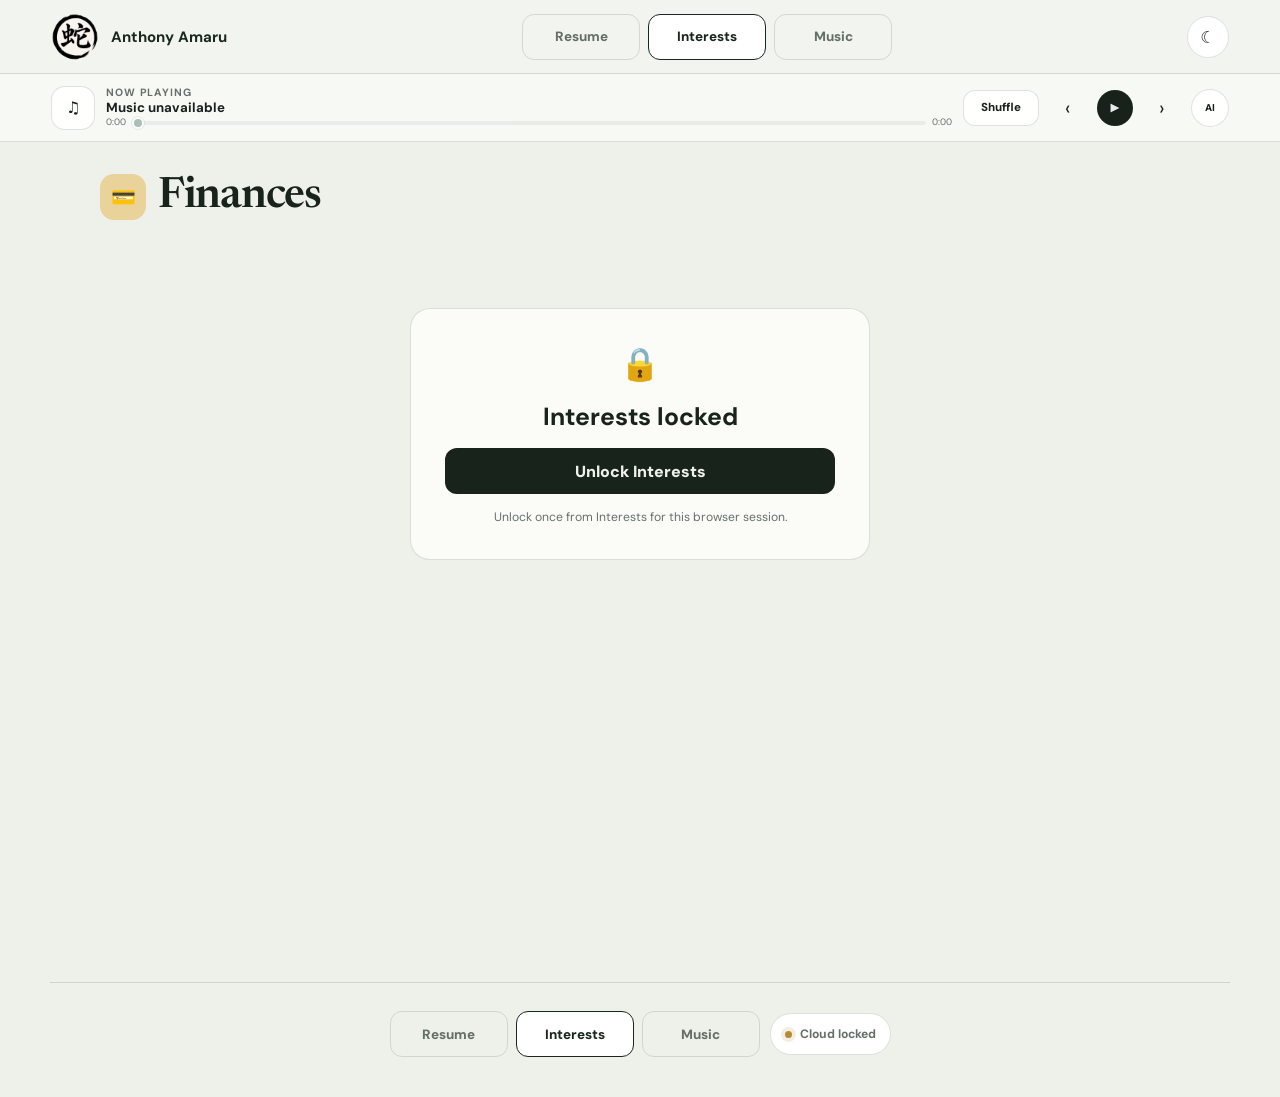
<file: bills.html>
<!doctype html>
<html lang="en">
  <head>
    <meta charset="UTF-8" />
    <meta name="viewport" content="width=device-width, initial-scale=1.0" />
    <meta name="theme-color" content="#f2f4f0" />
    <meta name="description" content="Anthony Amaru's finances workspace." />
    <title>Finances · Anthony Amaru</title>
    <link rel="icon" href="anthony-favicon.ico?v=snake-1" sizes="any" />
    <link rel="icon" type="image/png" href="anthony-favicon-32.png?v=snake-1" sizes="32x32" />
    <script src="site-theme.js?v=20260806-study2"></script>
    <link rel="preconnect" href="https://fonts.googleapis.com" />
    <link rel="preconnect" href="https://fonts.gstatic.com" crossorigin />
    <link href="https://fonts.googleapis.com/css2?family=DM+Sans:wght@400;500;600;700&amp;family=Newsreader:opsz,wght@6..72,500&amp;display=swap" rel="stylesheet" />
    <link rel="stylesheet" href="site-header.css?v=20260806-study2" />
    <link rel="stylesheet" href="site-music.css?v=20260806-study2" />
    <link rel="stylesheet" href="interest-detail.css?v=20260806-interestslock1" />
    <link rel="stylesheet" href="bills.css?v=20260807-finances1" />
    <script src="music-cloud.js?v=20260804-titleclean1"></script>
    <script src="site-header.js?v=20260806-study2" defer></script>
    <script src="site-music.js?v=20260808-sharedmusic1" defer></script>
    <script src="site-ai.js?v=20260806-study2" defer></script>
    <script src="bills.js?v=20260807-finances1" defer></script>
  </head>
  <body>
    <a class="skip-link" href="#main-content">Skip to content</a>
    <header class="main-site-header">
      <a class="main-site-brand" href="index.html?v=20260804-clean1" aria-label="Anthony Amaru home"><img src="anthony-brand-icon.png" alt="" /><strong>Anthony Amaru</strong></a>
      <button class="main-site-menu" type="button" data-main-site-menu aria-expanded="false" aria-controls="main-site-nav">Menu</button>
      <nav id="main-site-nav" class="main-site-nav" data-main-site-nav aria-label="Primary navigation">
        <a href="index.html?page=resume&amp;v=20260804-clean1">Resume</a>
        <a href="index.html?page=interests&amp;v=20260804-clean1" aria-current="page">Interests</a>
        <a href="index.html?page=music&amp;v=20260804-clean1">Music</a>
      </nav>
    </header>
    <aside class="site-music-bar" data-site-music-bar aria-label="Music player">
      <div class="site-music-copy"><small>Now playing</small><strong data-site-music-title>Nothing selected</strong></div>
      <select data-site-music-select aria-label="Choose a song"><option value="">Loading music</option></select>
      <audio preload="metadata"></audio>
      <button type="button" data-site-music-previous aria-label="Previous song">‹</button>
      <button type="button" data-site-music-play aria-label="Play or pause">▶</button>
      <button type="button" data-site-music-next aria-label="Next song">›</button>
    </aside>
    <main id="main-content" class="bills-page">
      <header class="bills-heading">
        <div>
          <span class="bills-icon" aria-hidden="true">💳</span>
          <h1>Finances</h1>
        </div>
        <time data-bills-as-of hidden></time>
      </header>

      <section class="bills-lock" data-bills-lock aria-labelledby="bills-lock-title">
        <span aria-hidden="true">🔒</span>
        <h2 id="bills-lock-title">Interests locked</h2>
        <a class="interest-unlock-link" href="index.html?page=interests&amp;v=20260806-interestslock1" target="_top">Unlock Interests</a>
        <p data-bills-message role="status" aria-live="polite"></p>
      </section>

      <section class="bills-private-dashboard" data-bills-dashboard aria-label="Private finances dashboard" hidden></section>
    </main>
  </body>
</html>
</file>
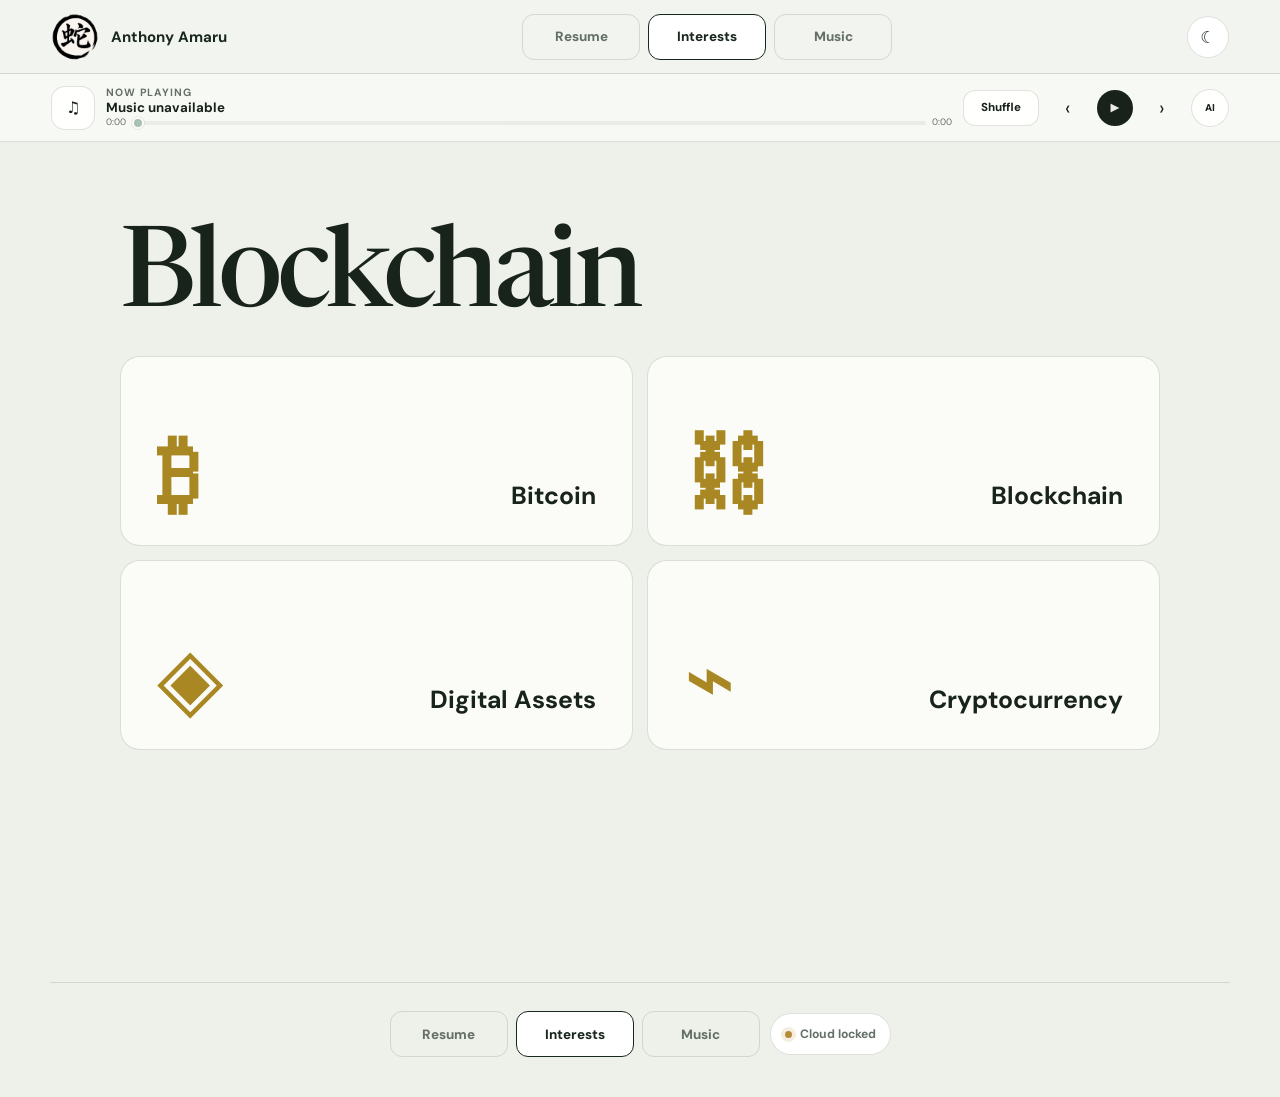
<file: blockchain.html>
<!doctype html>
<html lang="en">
  <head>
    <meta charset="UTF-8" />
    <meta name="viewport" content="width=device-width, initial-scale=1.0" />
    <meta name="theme-color" content="#f2f4f0" />
    <meta name="description" content="Anthony Amaru's blockchain and cryptocurrency space." />
    <title>Blockchain · Anthony Amaru</title>
    <link rel="icon" href="anthony-favicon.ico?v=snake-1" sizes="any" />
    <link rel="icon" type="image/png" href="anthony-favicon-32.png?v=snake-1" sizes="32x32" />
    <script src="site-theme.js?v=20260806-study2"></script>
    <link rel="preconnect" href="https://fonts.googleapis.com" />
    <link rel="preconnect" href="https://fonts.gstatic.com" crossorigin />
    <link href="https://fonts.googleapis.com/css2?family=DM+Sans:wght@400;500;600;700&amp;family=Newsreader:opsz,wght@6..72,500&amp;display=swap" rel="stylesheet" />
    <link rel="stylesheet" href="site-header.css?v=20260806-study2" />
    <link rel="stylesheet" href="site-music.css?v=20260806-study2" />
    <link rel="stylesheet" href="interest-detail.css?v=20260804-fatherhood1" />
    <link rel="stylesheet" href="blockchain.css?v=20260805-blockchain1" />
    <script src="music-cloud.js?v=20260804-titleclean1"></script>
    <script src="site-header.js?v=20260806-study2" defer></script>
    <script src="site-music.js?v=20260808-sharedmusic1" defer></script>
    <script src="site-ai.js?v=20260806-study2" defer></script>
  </head>
  <body>
    <a class="skip-link" href="#main-content">Skip to content</a>
    <header class="main-site-header">
      <a class="main-site-brand" href="index.html?v=20260804-clean1" aria-label="Anthony Amaru home"><img src="anthony-brand-icon.png" alt="" /><strong>Anthony Amaru</strong></a>
      <button class="main-site-menu" type="button" data-main-site-menu aria-expanded="false" aria-controls="main-site-nav">Menu</button>
      <nav id="main-site-nav" class="main-site-nav" data-main-site-nav aria-label="Primary navigation">
        <a href="index.html?page=resume&amp;v=20260804-clean1">Resume</a>
        <a href="index.html?page=interests&amp;v=20260804-clean1" aria-current="page">Interests</a>
        <a href="index.html?page=music&amp;v=20260804-clean1">Music</a>
      </nav>
    </header>
    <aside class="site-music-bar" data-site-music-bar aria-label="Music player">
      <div class="site-music-copy"><small>Now playing</small><strong data-site-music-title>Nothing selected</strong></div>
      <select data-site-music-select aria-label="Choose a song"><option value="">Loading music</option></select>
      <audio preload="metadata"></audio>
      <button type="button" data-site-music-previous aria-label="Previous song">‹</button>
      <button type="button" data-site-music-play aria-label="Play or pause">▶</button>
      <button type="button" data-site-music-next aria-label="Next song">›</button>
    </aside>
    <main id="main-content" class="blockchain-page">
      <h1>Blockchain</h1>
      <div class="blockchain-grid" aria-label="Blockchain and cryptocurrency topics">
        <article><span aria-hidden="true">₿</span><strong>Bitcoin</strong></article>
        <article><span aria-hidden="true">⛓</span><strong>Blockchain</strong></article>
        <article><span aria-hidden="true">◈</span><strong>Digital Assets</strong></article>
        <article><span aria-hidden="true">⌁</span><strong>Cryptocurrency</strong></article>
      </div>
    </main>
  </body>
</html>
</file>
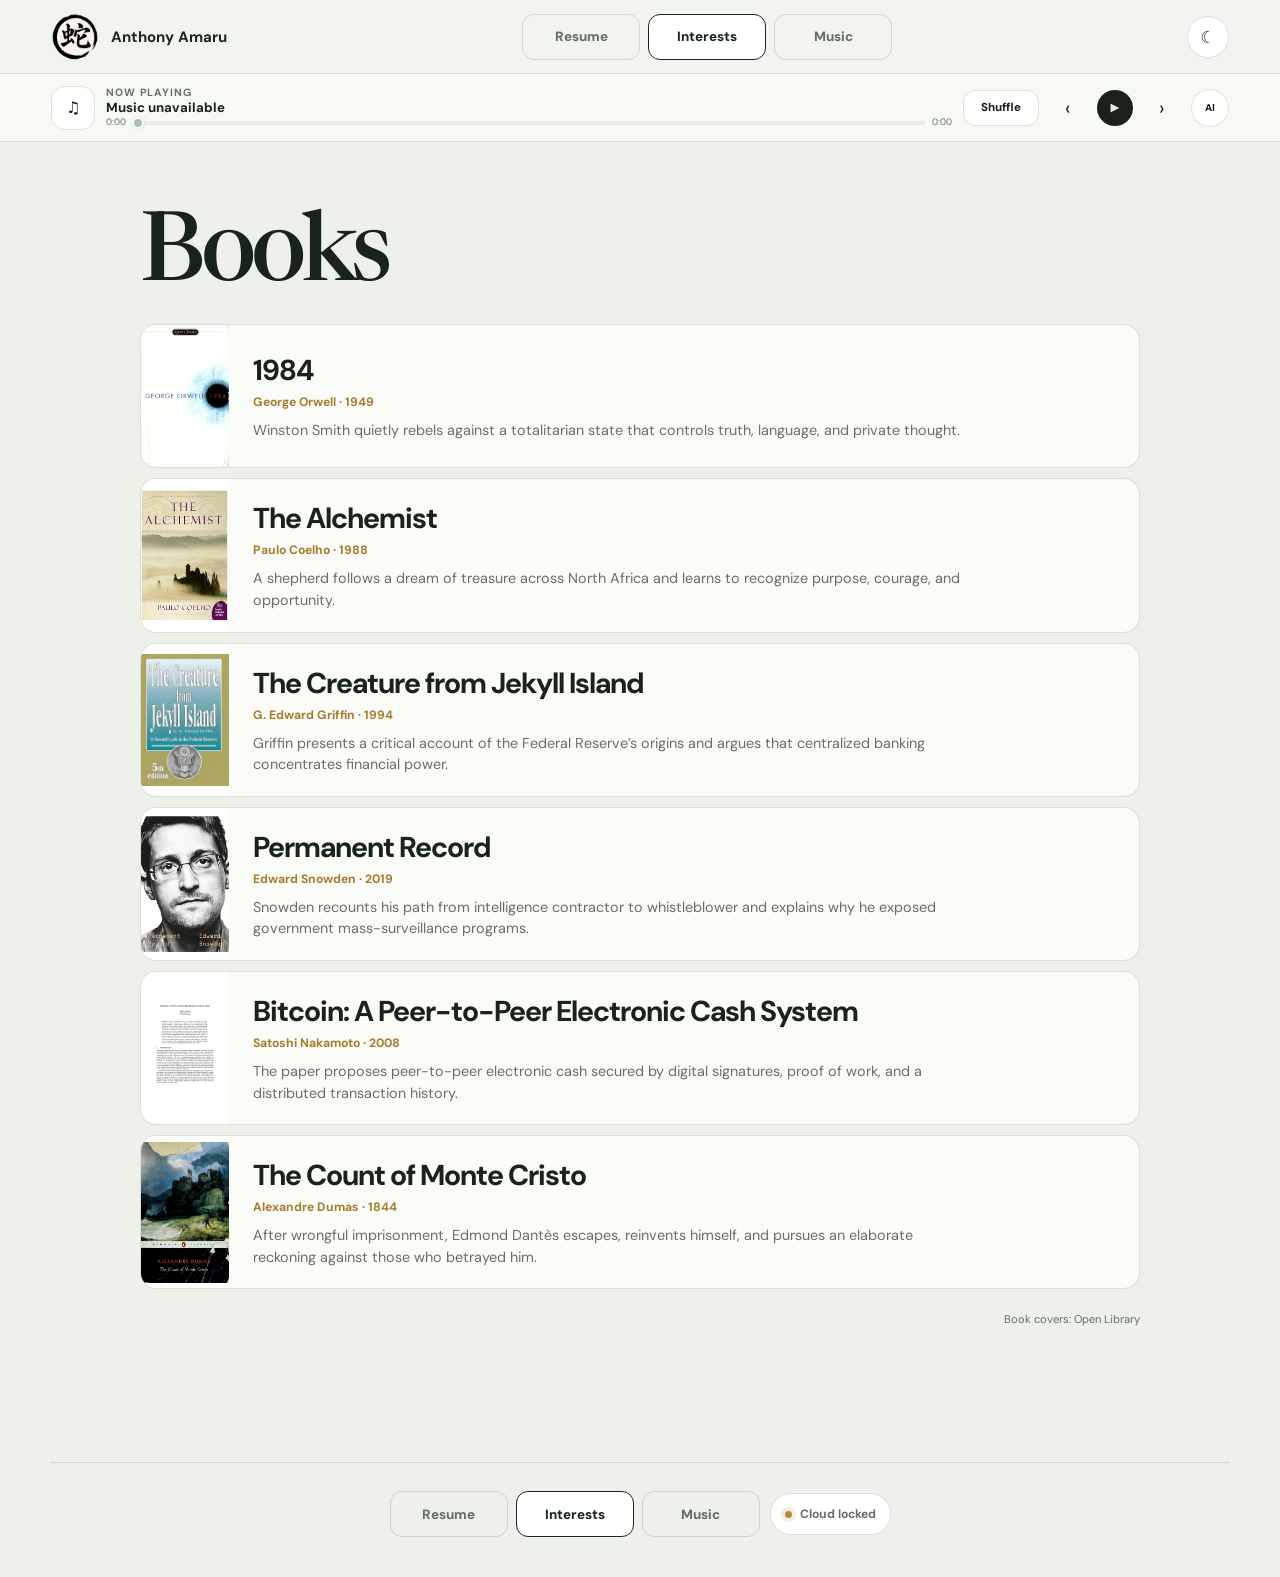
<file: books.html>
<!doctype html>
<html lang="en">
  <head>
    <meta charset="UTF-8" />
    <meta name="viewport" content="width=device-width, initial-scale=1.0" />
    <meta name="theme-color" content="#eef1ea" />
    <meta name="description" content="Books read by Anthony Amaru." />
    <title>Books · Anthony Amaru</title>
    <link rel="icon" href="anthony-favicon.ico?v=snake-1" sizes="any" />
    <link rel="icon" type="image/png" href="anthony-favicon-32.png?v=snake-1" sizes="32x32" />
    <script src="site-theme.js?v=20260806-study2"></script>
    <link rel="preconnect" href="https://fonts.googleapis.com" />
    <link rel="preconnect" href="https://fonts.gstatic.com" crossorigin />
    <link href="https://fonts.googleapis.com/css2?family=DM+Sans:wght@400;500;600;700&amp;family=Newsreader:opsz,wght@6..72,500&amp;display=swap" rel="stylesheet" />
    <link rel="stylesheet" href="site-header.css?v=20260806-study2" />
    <link rel="stylesheet" href="site-music.css?v=20260806-study2" />
    <link rel="stylesheet" href="books.css?v=20260804-list2" />
    <script src="music-cloud.js?v=20260803-ai2"></script>
    <script src="site-header.js?v=20260806-study2" defer></script>
    <script src="site-music.js?v=20260808-sharedmusic1" defer></script>
    <script src="site-ai.js?v=20260806-study2" defer></script>
  </head>
  <body>
    <a class="skip-link" href="#main-content">Skip to content</a>

    <header class="main-site-header">
      <a class="main-site-brand" href="index.html?v=20260804-clean1" aria-label="Anthony Amaru home"><img src="anthony-brand-icon.png" alt="" /><strong>Anthony Amaru</strong></a>
      <button class="main-site-menu" type="button" data-main-site-menu aria-expanded="false" aria-controls="main-site-nav">Menu</button>
      <nav id="main-site-nav" class="main-site-nav" data-main-site-nav aria-label="Primary navigation">
        <a href="index.html?page=resume&amp;v=20260804-clean1">Resume</a>
        <a href="index.html?page=interests&amp;v=20260804-clean1" aria-current="page">Interests</a>
        <a href="index.html?page=music&amp;v=20260804-clean1">Music</a>
      </nav>
    </header>

    <aside class="site-music-bar" data-site-music-bar aria-label="Music player">
      <div class="site-music-copy"><small>Now playing</small><strong data-site-music-title>Nothing selected</strong></div>
      <select data-site-music-select aria-label="Choose a song"><option value="">Loading music</option></select>
      <audio preload="metadata"></audio>
      <button type="button" data-site-music-previous aria-label="Previous song">‹</button>
      <button type="button" data-site-music-play aria-label="Play or pause">▶</button>
      <button type="button" data-site-music-next aria-label="Next song">›</button>
    </aside>

    <main id="main-content">
      <header class="page-heading">
        <h1>Books</h1>
      </header>

      <div class="book-list">
        <article class="book-card"><img src="assets/books/1984.jpg" alt="1984 book cover" /><div><h2>1984</h2><p class="book-meta">George Orwell · 1949</p><p class="book-summary">Winston Smith quietly rebels against a totalitarian state that controls truth, language, and private thought.</p></div></article>
        <article class="book-card"><img src="assets/books/the-alchemist.jpg" alt="The Alchemist book cover" /><div><h2>The Alchemist</h2><p class="book-meta">Paulo Coelho · 1988</p><p class="book-summary">A shepherd follows a dream of treasure across North Africa and learns to recognize purpose, courage, and opportunity.</p></div></article>
        <article class="book-card"><img src="assets/books/creature-from-jekyll-island.jpg" alt="The Creature from Jekyll Island book cover" /><div><h2>The Creature from Jekyll Island</h2><p class="book-meta">G. Edward Griffin · 1994</p><p class="book-summary">Griffin presents a critical account of the Federal Reserve’s origins and argues that centralized banking concentrates financial power.</p></div></article>
        <article class="book-card"><img src="assets/books/permanent-record.jpg" alt="Permanent Record book cover" /><div><h2>Permanent Record</h2><p class="book-meta">Edward Snowden · 2019</p><p class="book-summary">Snowden recounts his path from intelligence contractor to whistleblower and explains why he exposed government mass-surveillance programs.</p></div></article>
        <article class="book-card"><img src="assets/books/bitcoin-whitepaper.jpg" alt="Bitcoin white paper first page" /><div><h2>Bitcoin: A Peer-to-Peer Electronic Cash System</h2><p class="book-meta">Satoshi Nakamoto · 2008</p><p class="book-summary">The paper proposes peer-to-peer electronic cash secured by digital signatures, proof of work, and a distributed transaction history.</p></div></article>
        <article class="book-card"><img src="assets/books/count-of-monte-cristo.jpg" alt="The Count of Monte Cristo book cover" /><div><h2>The Count of Monte Cristo</h2><p class="book-meta">Alexandre Dumas · 1844</p><p class="book-summary">After wrongful imprisonment, Edmond Dantès escapes, reinvents himself, and pursues an elaborate reckoning against those who betrayed him.</p></div></article>
      </div>
      <p class="cover-credit"><a href="https://openlibrary.org/" target="_blank" rel="noopener">Book covers: Open Library</a></p>
    </main>
  </body>
</html>
</file>
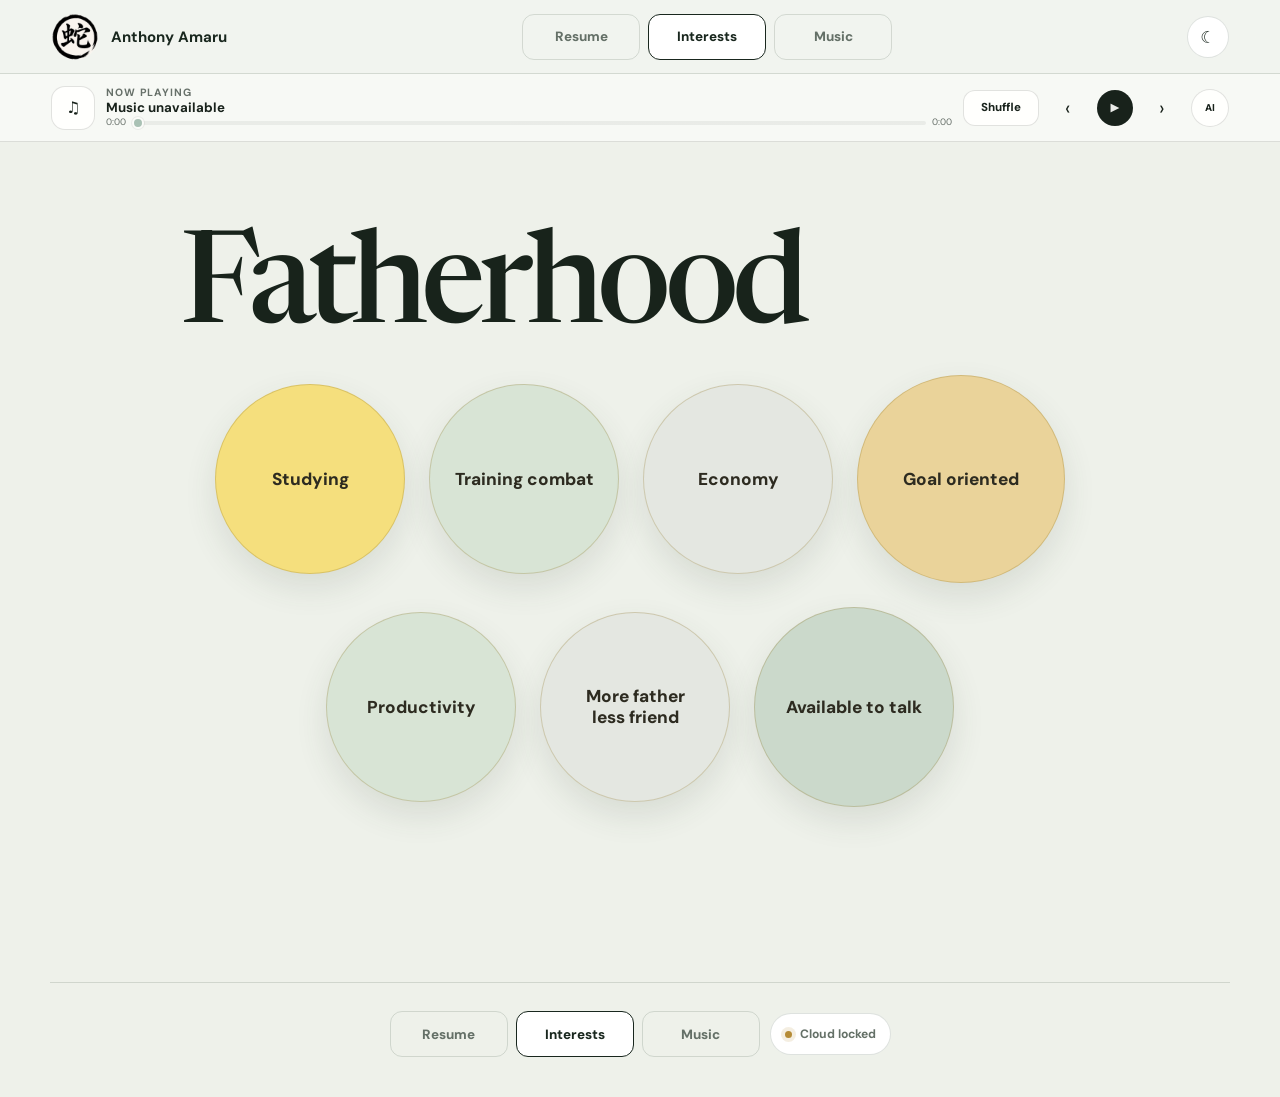
<file: fatherhood.html>
<!doctype html>
<html lang="en">
  <head>
    <meta charset="UTF-8" />
    <meta name="viewport" content="width=device-width, initial-scale=1.0" />
    <meta name="theme-color" content="#f2f4f0" />
    <meta name="description" content="Anthony Amaru's fatherhood space." />
    <title>Fatherhood · Anthony Amaru</title>
    <link rel="icon" href="anthony-favicon.ico?v=snake-1" sizes="any" />
    <link rel="icon" type="image/png" href="anthony-favicon-32.png?v=snake-1" sizes="32x32" />
    <script src="site-theme.js?v=20260806-study2"></script>
    <link rel="preconnect" href="https://fonts.googleapis.com" />
    <link rel="preconnect" href="https://fonts.gstatic.com" crossorigin />
    <link href="https://fonts.googleapis.com/css2?family=DM+Sans:wght@400;500;600;700&amp;family=Newsreader:opsz,wght@6..72,500&amp;display=swap" rel="stylesheet" />
    <link rel="stylesheet" href="site-header.css?v=20260806-study2" />
    <link rel="stylesheet" href="site-music.css?v=20260806-study2" />
    <link rel="stylesheet" href="interest-detail.css?v=20260804-fatherhood1" />
    <script src="music-cloud.js?v=20260804-titleclean1"></script>
    <script src="site-header.js?v=20260806-study2" defer></script>
    <script src="site-music.js?v=20260808-sharedmusic1" defer></script>
    <script src="site-ai.js?v=20260806-study2" defer></script>
  </head>
  <body>
    <a class="skip-link" href="#main-content">Skip to content</a>
    <header class="main-site-header">
      <a class="main-site-brand" href="index.html?v=20260804-clean1" aria-label="Anthony Amaru home"><img src="anthony-brand-icon.png" alt="" /><strong>Anthony Amaru</strong></a>
      <button class="main-site-menu" type="button" data-main-site-menu aria-expanded="false" aria-controls="main-site-nav">Menu</button>
      <nav id="main-site-nav" class="main-site-nav" data-main-site-nav aria-label="Primary navigation">
        <a href="index.html?page=resume&amp;v=20260804-clean1">Resume</a>
        <a href="index.html?page=interests&amp;v=20260804-clean1" aria-current="page">Interests</a>
        <a href="index.html?page=music&amp;v=20260804-clean1">Music</a>
      </nav>
    </header>
    <aside class="site-music-bar" data-site-music-bar aria-label="Music player">
      <div class="site-music-copy"><small>Now playing</small><strong data-site-music-title>Nothing selected</strong></div>
      <select data-site-music-select aria-label="Choose a song"><option value="">Loading music</option></select>
      <audio preload="metadata"></audio>
      <button type="button" data-site-music-previous aria-label="Previous song">‹</button>
      <button type="button" data-site-music-play aria-label="Play or pause">▶</button>
      <button type="button" data-site-music-next aria-label="Next song">›</button>
    </aside>
    <main id="main-content">
      <h1>Fatherhood</h1>
      <ul class="fatherhood-bubbles" aria-label="Fatherhood ideas">
        <li>Studying</li>
        <li>Training combat</li>
        <li>Economy</li>
        <li>Goal oriented</li>
        <li>Productivity</li>
        <li>More father<br />less friend</li>
        <li>Available to talk</li>
      </ul>
    </main>
  </body>
</html>
</file>
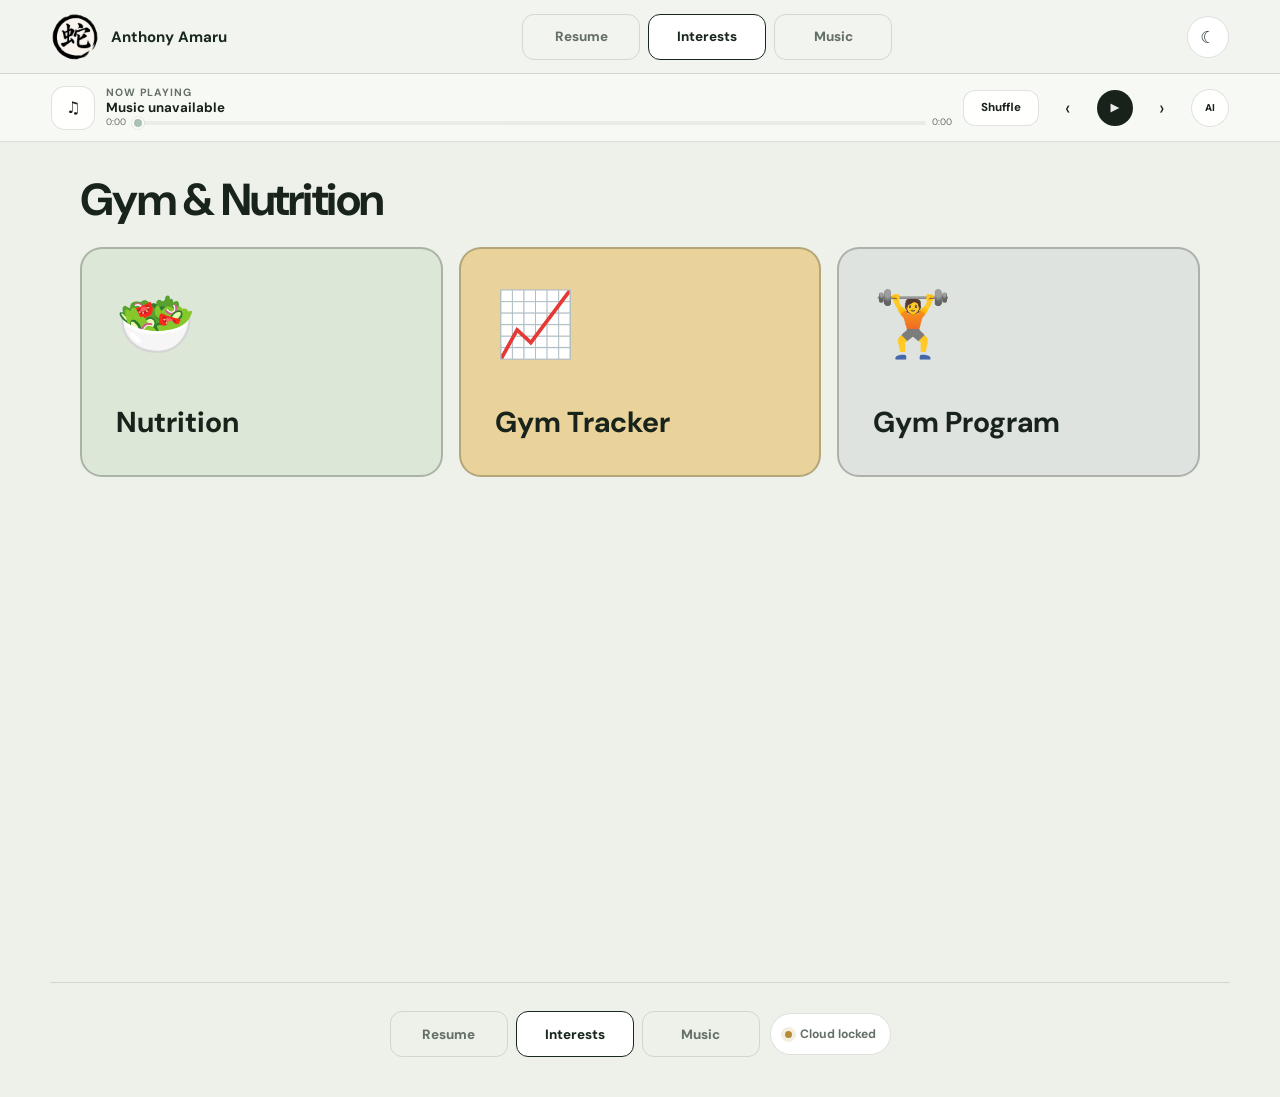
<file: gym.html>
<!doctype html>
<html lang="en">
  <head>
    <meta charset="UTF-8" />
    <meta name="viewport" content="width=device-width, initial-scale=1.0" />
    <meta name="theme-color" content="#f2f4f0" />
    <meta name="description" content="Anthony Amaru's gym and nutrition workspace." />
    <title>Gym &amp; Nutrition · Anthony Amaru</title>
    <link rel="icon" href="anthony-favicon.ico?v=snake-1" sizes="any" />
    <link rel="icon" type="image/png" href="anthony-favicon-32.png?v=snake-1" sizes="32x32" />
    <script src="site-theme.js?v=20260806-study2"></script>
    <link rel="preconnect" href="https://fonts.googleapis.com" />
    <link rel="preconnect" href="https://fonts.gstatic.com" crossorigin />
    <link href="https://fonts.googleapis.com/css2?family=DM+Sans:wght@400;500;600;700&amp;family=Newsreader:opsz,wght@6..72,500&amp;display=swap" rel="stylesheet" />
    <link rel="stylesheet" href="site-header.css?v=20260806-study2" />
    <link rel="stylesheet" href="site-music.css?v=20260806-study2" />
    <link rel="stylesheet" href="interest-detail.css?v=20260806-interestslock1" />
    <link rel="stylesheet" href="gym.css?v=20260806-gymtiles1" />
    <script src="music-cloud.js?v=20260806-tax2"></script>
    <script src="site-header.js?v=20260806-study2" defer></script>
    <script src="site-music.js?v=20260808-sharedmusic1" defer></script>
    <script src="site-ai.js?v=20260806-study2" defer></script>
    <script src="gym-programs.js?v=20260806-interestslock1" defer></script>
  </head>
  <body>
    <a class="skip-link" href="#main-content">Skip to content</a>
    <header class="main-site-header">
      <a class="main-site-brand" href="index.html?v=20260804-clean1" aria-label="Anthony Amaru home"><img src="anthony-brand-icon.png" alt="" /><strong>Anthony Amaru</strong></a>
      <button class="main-site-menu" type="button" data-main-site-menu aria-expanded="false" aria-controls="main-site-nav">Menu</button>
      <nav id="main-site-nav" class="main-site-nav" data-main-site-nav aria-label="Primary navigation">
        <a href="index.html?page=resume&amp;v=20260804-clean1">Resume</a>
        <a href="index.html?page=interests&amp;v=20260804-clean1" aria-current="page">Interests</a>
        <a href="index.html?page=music&amp;v=20260804-clean1">Music</a>
      </nav>
    </header>
    <aside class="site-music-bar" data-site-music-bar aria-label="Music player">
      <div class="site-music-copy"><small>Now playing</small><strong data-site-music-title>Nothing selected</strong></div>
      <select data-site-music-select aria-label="Choose a song"><option value="">Loading music</option></select>
      <audio preload="metadata"></audio>
      <button type="button" data-site-music-previous aria-label="Previous song">‹</button>
      <button type="button" data-site-music-play aria-label="Play or pause">▶</button>
      <button type="button" data-site-music-next aria-label="Next song">›</button>
    </aside>

    <main id="main-content" class="gym-page">
      <a class="gym-title-link" href="gym.html?v=20260806-gymtiles1"><h1 class="gym-page-title">Gym &amp; Nutrition</h1></a>

      <nav class="gym-hub" data-gym-hub aria-label="Gym and nutrition sections">
        <a class="gym-hub-tile nutrition" href="gym.html?section=nutrition&amp;v=20260806-gymtiles1">
          <span aria-hidden="true">🥗</span><strong>Nutrition</strong>
        </a>
        <a class="gym-hub-tile tracker" href="gym.html?section=tracker&amp;v=20260806-gymtiles1">
          <span aria-hidden="true">📈</span><strong>Gym Tracker</strong>
        </a>
        <a class="gym-hub-tile program" href="gym.html?section=program&amp;v=20260806-gymtiles1">
          <span aria-hidden="true">🏋️</span><strong>Gym Program</strong>
        </a>
      </nav>

      <section class="gym-view" data-gym-view="nutrition" hidden aria-labelledby="nutrition-title">
        <h2 id="nutrition-title">Nutrition</h2>
        <div class="nutrition-grid">
          <section class="nutrition-card nutrition-card-wide" aria-labelledby="supplements-title">
            <div class="nutrition-card-heading"><span aria-hidden="true">💊</span><h3 id="supplements-title">Vitamins &amp; supplements</h3></div>
            <ul class="nutrition-check-list">
              <li>Vitamin B12</li><li>Vitamin D</li><li>Vitamin C</li><li>Omega-3</li>
              <li>Magnesium</li><li>Collagen</li><li>Creatine</li><li>Calcium</li>
            </ul>
          </section>
          <section class="nutrition-card" aria-labelledby="preworkout-title">
            <div class="nutrition-card-heading"><span aria-hidden="true">⚡</span><h3 id="preworkout-title">Pre-workout</h3></div>
            <ul class="nutrition-check-list"><li>TruLabs Electrolyte Mix</li></ul>
          </section>
          <section class="nutrition-card" aria-labelledby="protein-title">
            <div class="nutrition-card-heading"><span aria-hidden="true">🥤</span><h3 id="protein-title">Protein</h3></div>
            <ul class="nutrition-check-list"><li>Morning Drink</li><li>Whey Protein Powder <small>post-workout</small></li></ul>
          </section>
        </div>
      </section>

      <section class="gym-view gym-tracker-view" data-gym-view="tracker" hidden aria-labelledby="tracker-title">
        <div class="gym-view-heading"><h2 id="tracker-title">Gym Tracker</h2><span data-gym-save-status role="status" aria-live="polite"></span></div>

        <section class="gym-lock" data-gym-lock>
          <span aria-hidden="true">🔒</span>
          <h3>Interests locked</h3>
          <a class="interest-unlock-link" href="index.html?page=interests&amp;v=20260806-interestslock1" target="_top">Unlock Interests</a>
          <p data-gym-auth-message role="status" aria-live="polite"></p>
        </section>

        <div class="gym-tracker" data-gym-tracker hidden>
          <section class="gym-week-panel" aria-labelledby="gym-week-title">
            <div class="tracker-panel-heading">
              <h3 id="gym-week-title">This week</h3>
              <div class="gym-week-controls">
                <button type="button" data-gym-week-previous aria-label="Previous week">‹</button>
                <input type="week" data-gym-week aria-label="Week" />
                <button type="button" data-gym-week-next aria-label="Next week">›</button>
              </div>
            </div>
            <div class="gym-week-grid" data-gym-week-grid></div>
          </section>

          <section class="gym-log-panel" aria-labelledby="gym-log-title">
            <div class="tracker-panel-heading"><h3 id="gym-log-title">Workout diary</h3><button type="button" class="secondary" data-gym-new-workout>New workout</button></div>
            <form class="gym-workout-form" data-gym-workout-form>
              <input type="hidden" name="entryId" />
              <div class="gym-log-fields">
                <label>Date<input type="date" name="date" required /></label>
                <label>Program<select name="program" required><option value="ppl">Push / Pull / Legs</option><option value="upper-lower">Original Split</option></select></label>
                <label>Workout<select name="workout" required></select></label>
                <label>Body weight <small>lb</small><input type="number" name="bodyWeight" min="0" step="0.1" inputmode="decimal" /></label>
              </div>
              <div class="gym-exercise-editor" data-gym-exercise-editor></div>
              <label class="gym-notes-field">Notes<textarea name="notes" rows="3"></textarea></label>
              <div class="gym-form-actions"><button type="button" class="secondary" data-gym-clear>Clear</button><button type="submit">Save workout</button></div>
            </form>
          </section>

          <section class="gym-progress-panel" aria-labelledby="gym-progress-title">
            <div class="tracker-panel-heading">
              <h3 id="gym-progress-title">Progress</h3>
              <div class="gym-chart-controls">
                <select data-gym-chart-exercise aria-label="Exercise"></select>
                <select data-gym-chart-metric aria-label="Chart metric"><option value="maxWeight">Max weight</option><option value="volume">Volume</option><option value="estimatedOneRepMax">Estimated 1RM</option></select>
              </div>
            </div>
            <div class="gym-chart" data-gym-chart></div>
          </section>

          <section class="gym-history-panel" aria-labelledby="gym-history-title">
            <div class="tracker-panel-heading"><h3 id="gym-history-title">Workout history</h3><strong data-gym-history-count></strong></div>
            <div class="gym-history" data-gym-history></div>
          </section>
        </div>
      </section>

      <section class="gym-view" data-gym-view="program" hidden aria-labelledby="training-title">
        <div class="workout-planner">
          <div class="workout-section-heading"><span aria-hidden="true">🏋️</span><h2 id="training-title">Gym Program</h2></div>
          <div class="progression-rules" aria-label="Progression rules">
            <strong>Progression</strong>
            <ul>
              <li>Increase weight only when every working set reaches 12 reps or the calf rule.</li>
              <li>If any set is under 12 reps, keep the same weight next session.</li>
              <li>Never decrease weight unless making an executive decision.</li>
              <li>Controlled reps. Full range of motion.</li>
            </ul>
          </div>
          <nav class="workout-tabs" aria-label="Training programs">
            <button type="button" class="active" data-workout-tab="ppl" aria-pressed="true">Push / Pull / Legs</button>
            <button type="button" data-workout-tab="upper-lower" aria-pressed="false">Original Split</button>
          </nav>
          <div class="workout-panel" data-workout-panel="ppl"></div>
          <div class="workout-panel" data-workout-panel="upper-lower" hidden></div>
        </div>
      </section>
    </main>
  </body>
</html>
</file>
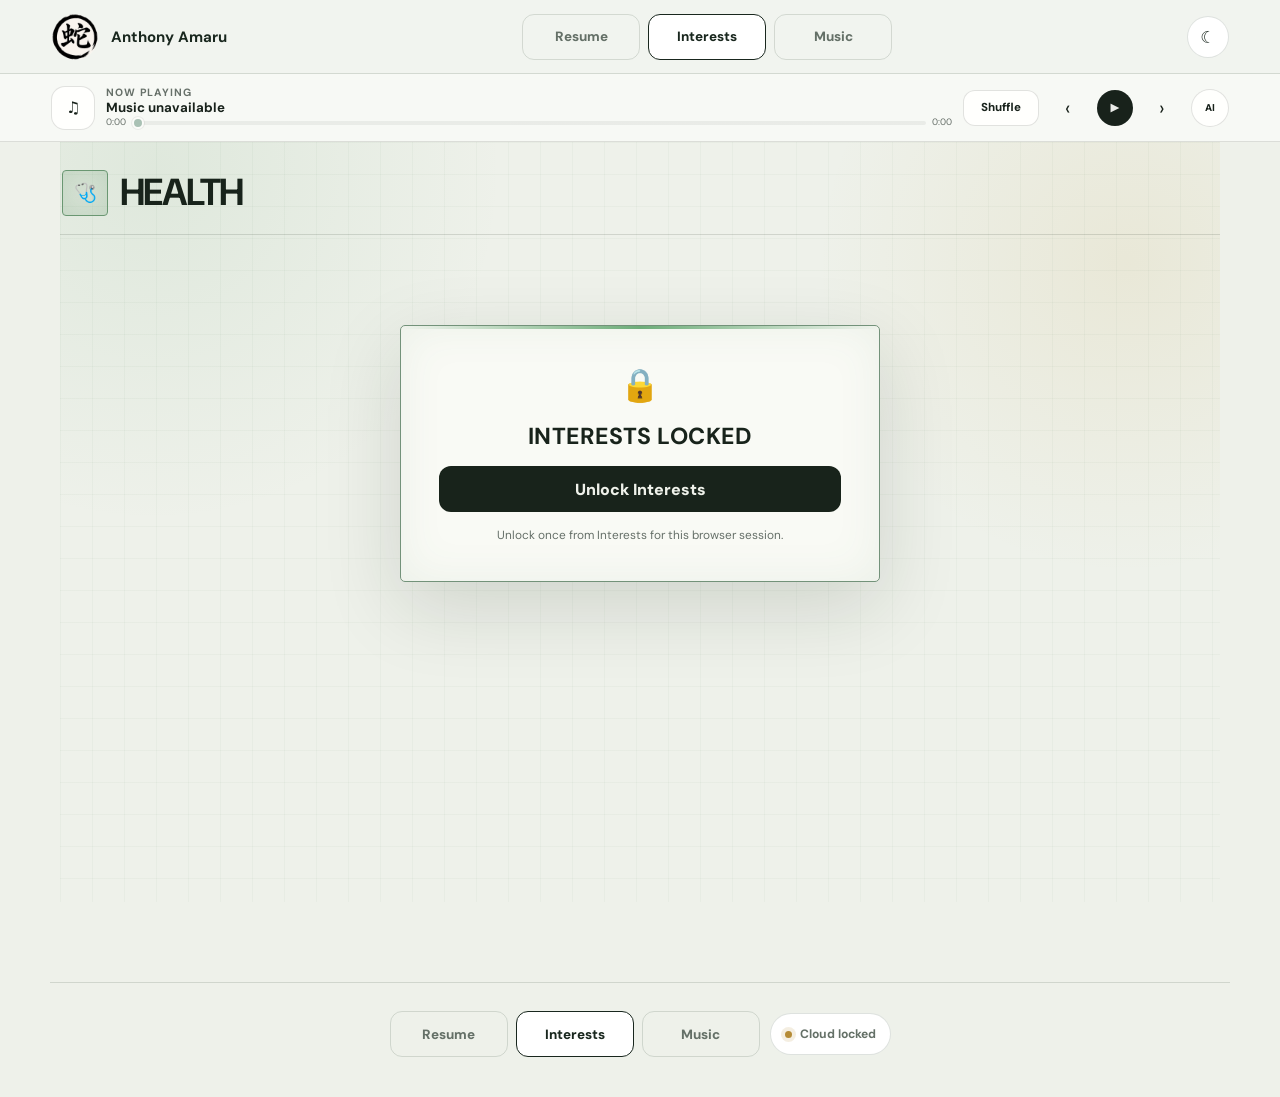
<file: health.html>
<!doctype html>
<html lang="en">
  <head>
    <meta charset="UTF-8" />
    <meta name="viewport" content="width=device-width, initial-scale=1.0" />
    <meta name="theme-color" content="#f2f4f0" />
    <meta name="description" content="Anthony Amaru's health workspace." />
    <title>Health · Anthony Amaru</title>
    <link rel="icon" href="anthony-favicon.ico?v=snake-1" sizes="any" />
    <link rel="icon" type="image/png" href="anthony-favicon-32.png?v=snake-1" sizes="32x32" />
    <script src="site-theme.js?v=20260806-study2"></script>
    <link rel="preconnect" href="https://fonts.googleapis.com" />
    <link rel="preconnect" href="https://fonts.gstatic.com" crossorigin />
    <link href="https://fonts.googleapis.com/css2?family=DM+Sans:wght@400;500;600;700&amp;family=Newsreader:opsz,wght@6..72,500&amp;display=swap" rel="stylesheet" />
    <link rel="stylesheet" href="site-header.css?v=20260806-study2" />
    <link rel="stylesheet" href="site-music.css?v=20260806-study2" />
    <link rel="stylesheet" href="interest-detail.css?v=20260806-interestslock1" />
    <link rel="stylesheet" href="health.css?v=20260808-supplements1" />
    <script src="music-cloud.js?v=20260804-titleclean1"></script>
    <script src="site-header.js?v=20260806-study2" defer></script>
    <script src="site-music.js?v=20260808-sharedmusic1" defer></script>
    <script src="site-ai.js?v=20260806-study2" defer></script>
    <script src="health.js?v=20260808-supplements1" defer></script>
  </head>
  <body>
    <a class="skip-link" href="#main-content">Skip to content</a>
    <header class="main-site-header">
      <a class="main-site-brand" href="index.html?v=20260804-clean1" aria-label="Anthony Amaru home"><img src="anthony-brand-icon.png" alt="" /><strong>Anthony Amaru</strong></a>
      <button class="main-site-menu" type="button" data-main-site-menu aria-expanded="false" aria-controls="main-site-nav">Menu</button>
      <nav id="main-site-nav" class="main-site-nav" data-main-site-nav aria-label="Primary navigation">
        <a href="index.html?page=resume&amp;v=20260804-clean1">Resume</a>
        <a href="index.html?page=interests&amp;v=20260804-clean1" aria-current="page">Interests</a>
        <a href="index.html?page=music&amp;v=20260804-clean1">Music</a>
      </nav>
    </header>
    <aside class="site-music-bar" data-site-music-bar aria-label="Music player">
      <div class="site-music-copy"><small>Now playing</small><strong data-site-music-title>Nothing selected</strong></div>
      <select data-site-music-select aria-label="Choose a song"><option value="">Loading music</option></select>
      <audio preload="metadata"></audio>
      <button type="button" data-site-music-previous aria-label="Previous song">‹</button>
      <button type="button" data-site-music-play aria-label="Play or pause">▶</button>
      <button type="button" data-site-music-next aria-label="Next song">›</button>
    </aside>
    <main id="main-content" class="health-page">
      <header class="health-heading">
        <div><span aria-hidden="true">🩺</span><h1>Health</h1></div>
        <time data-health-as-of hidden></time>
      </header>

      <section class="health-lock" data-health-lock aria-labelledby="health-lock-title">
        <span aria-hidden="true">🔒</span>
        <h2 id="health-lock-title">Interests locked</h2>
        <a class="interest-unlock-link" href="index.html?page=interests&amp;v=20260806-interestslock1" target="_top">Unlock Interests</a>
        <p data-health-message role="status" aria-live="polite"></p>
      </section>

      <section class="health-dashboard" data-health-dashboard aria-label="Private bloodwork dashboard" hidden></section>
    </main>
  </body>
</html>
</file>
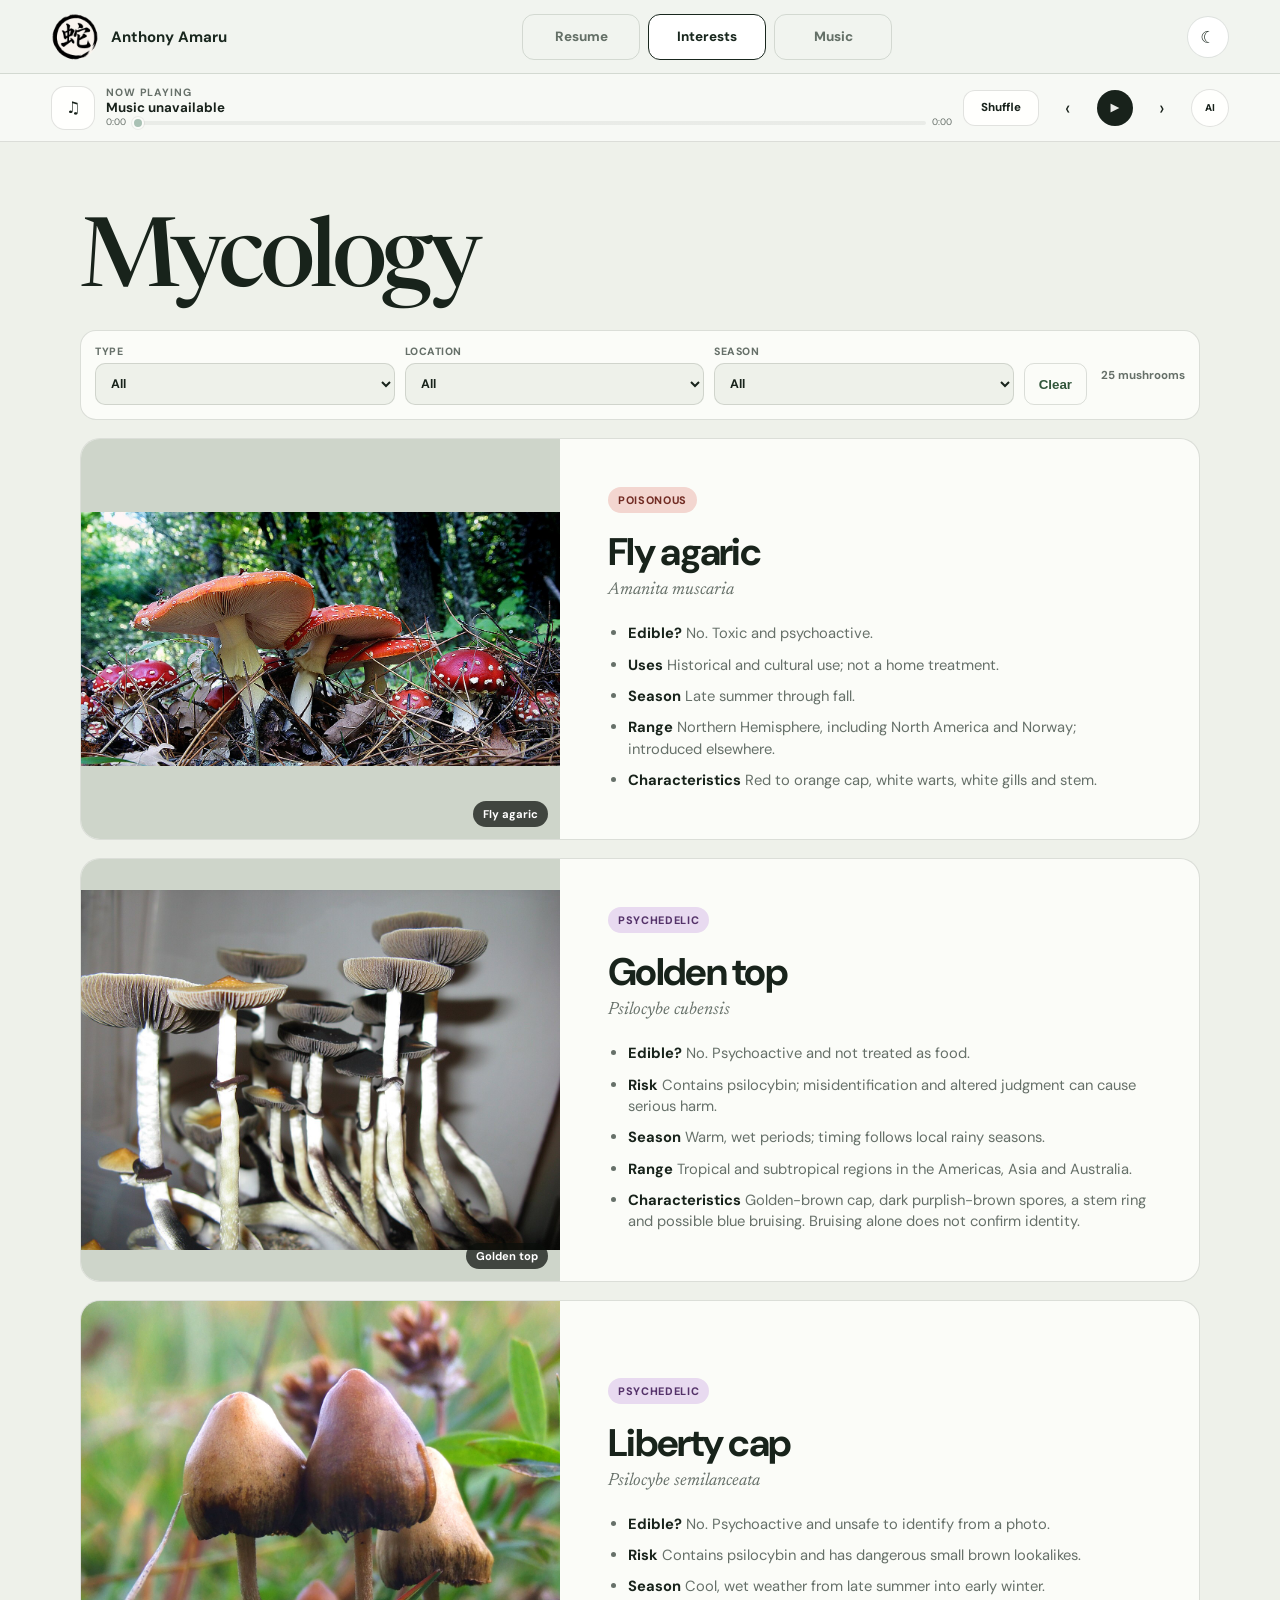
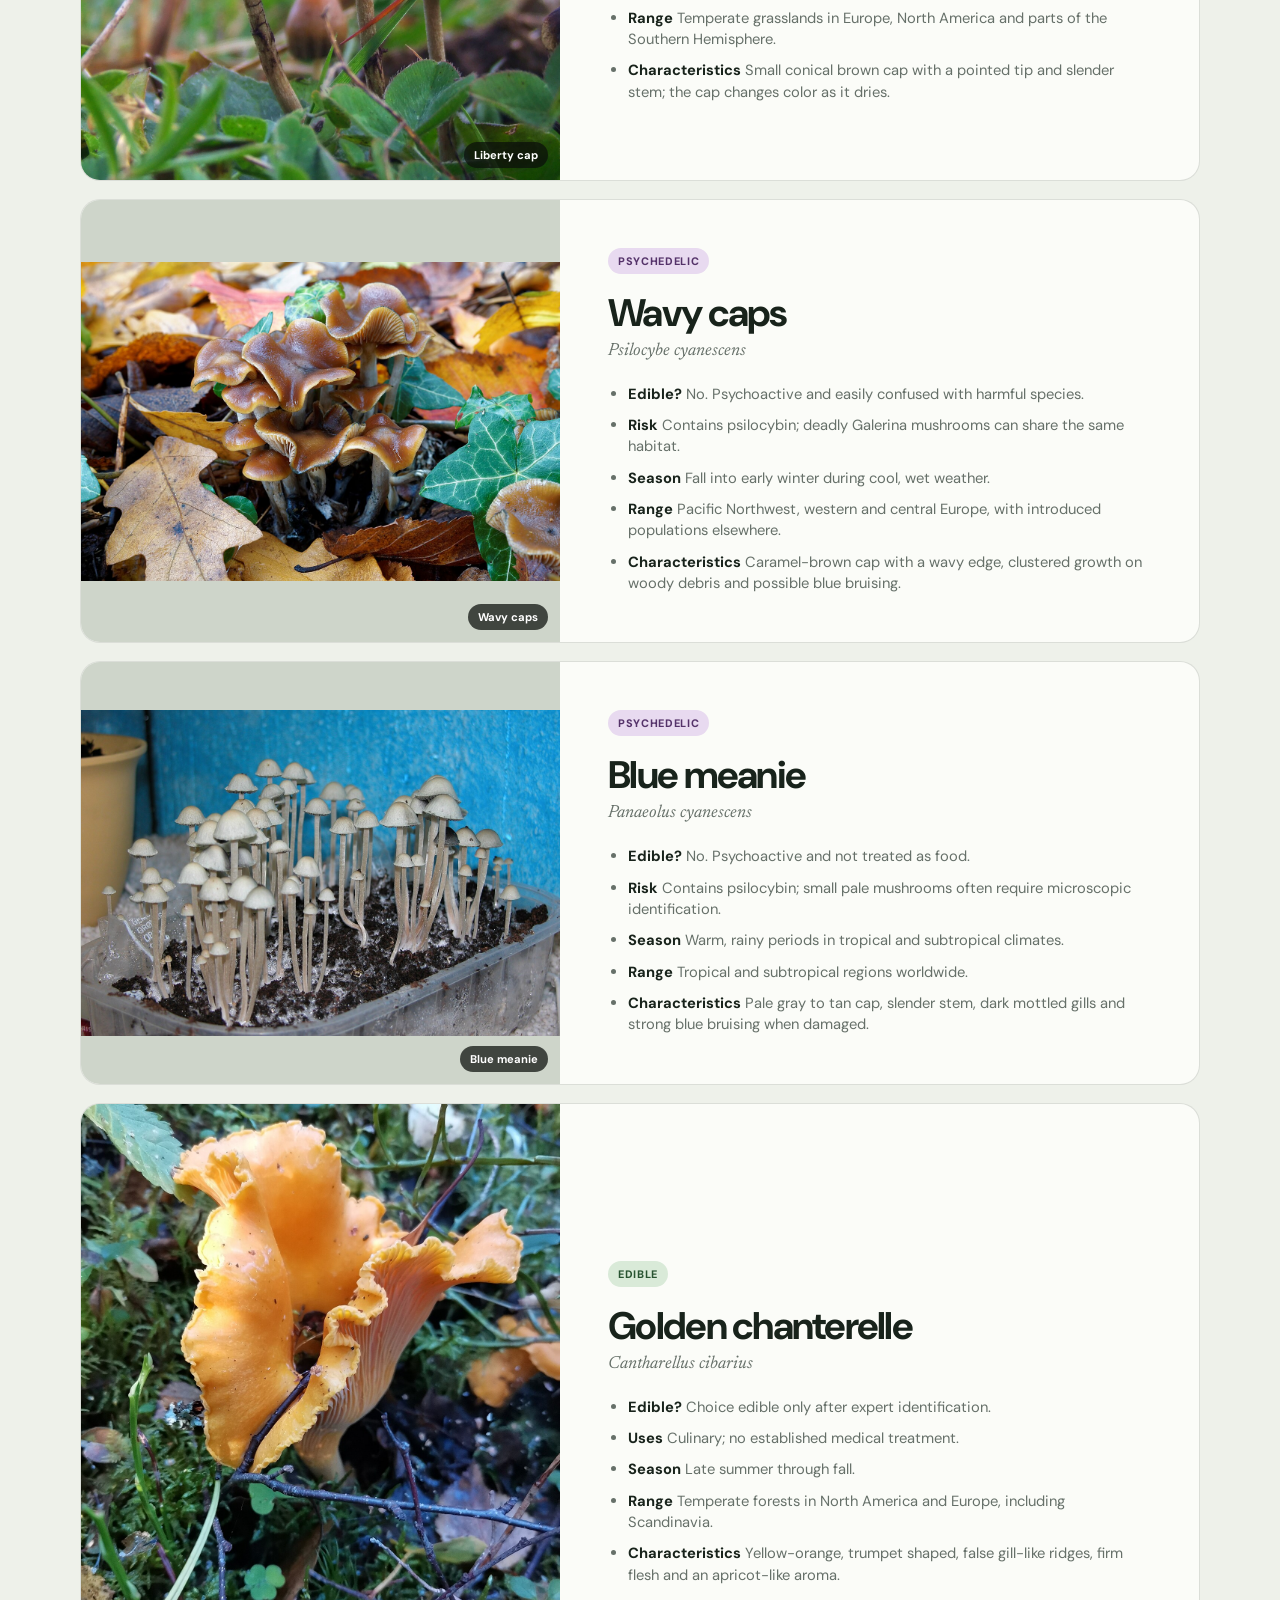
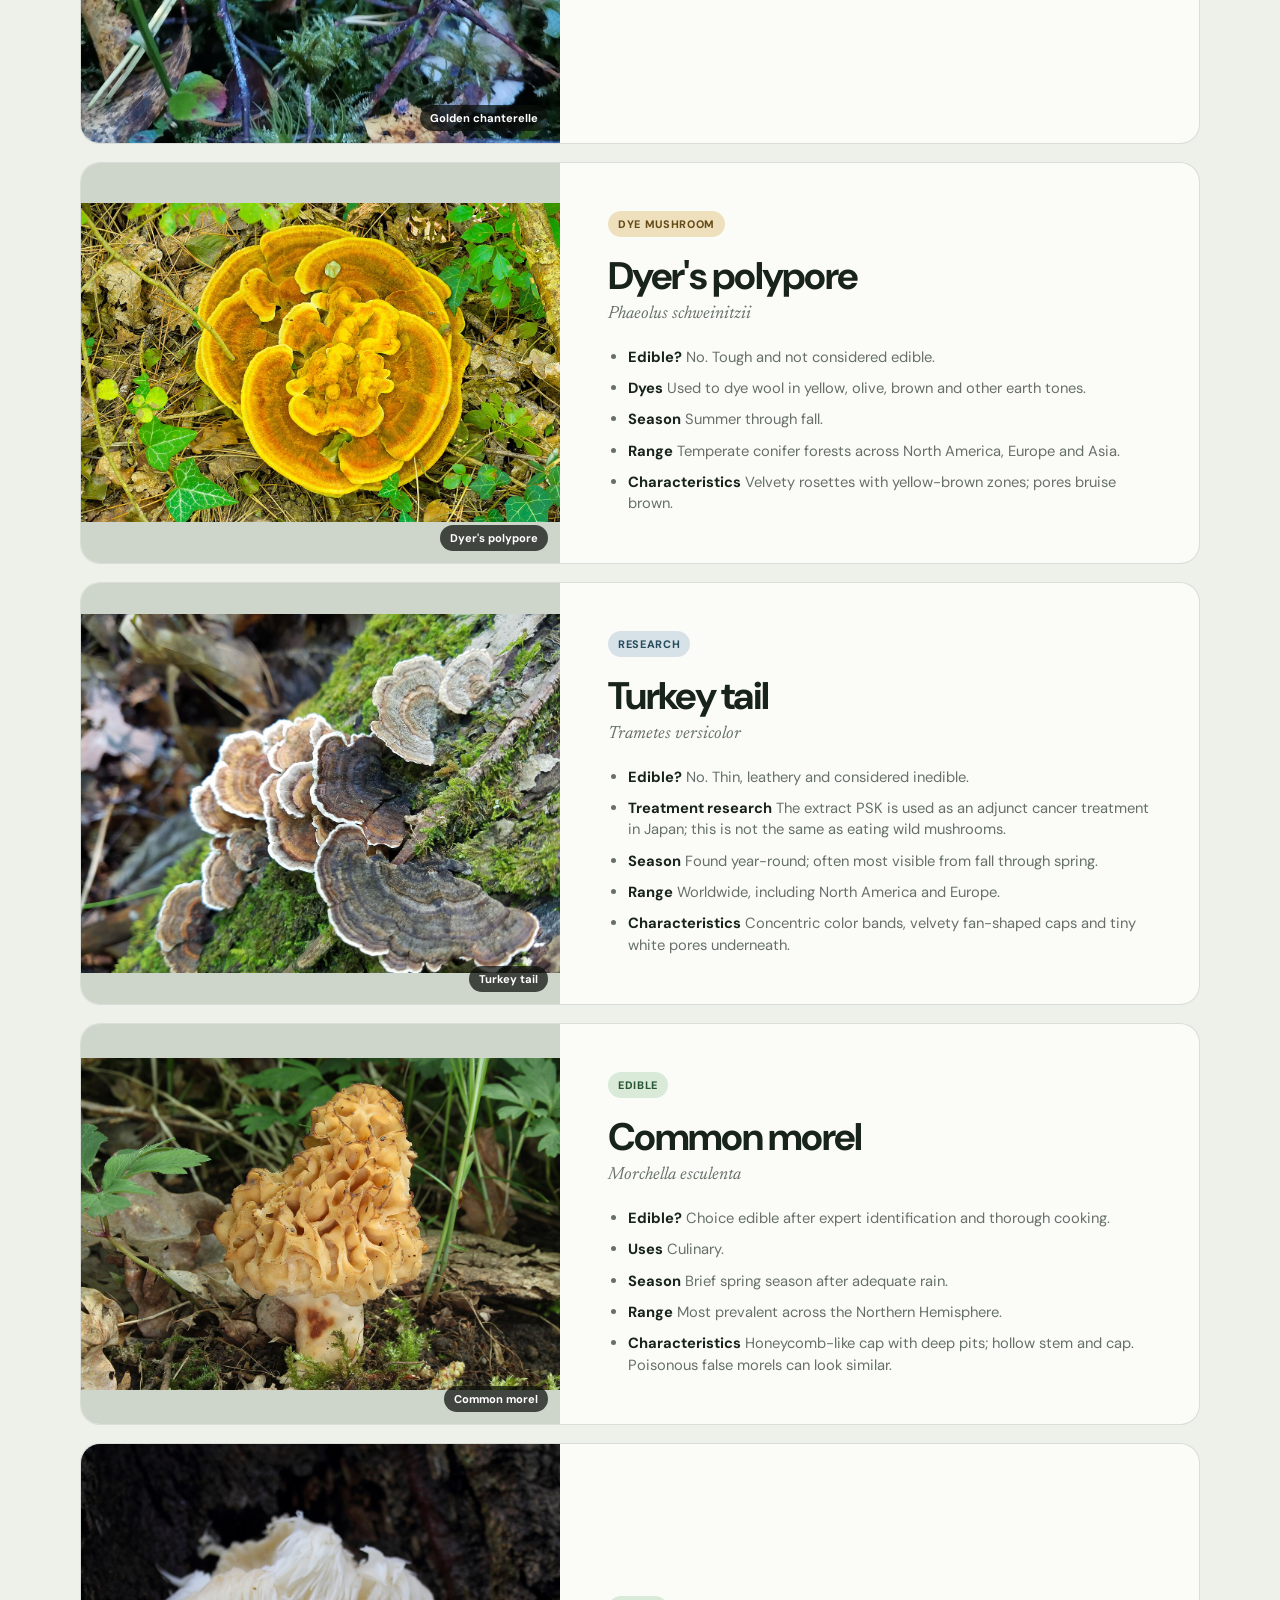
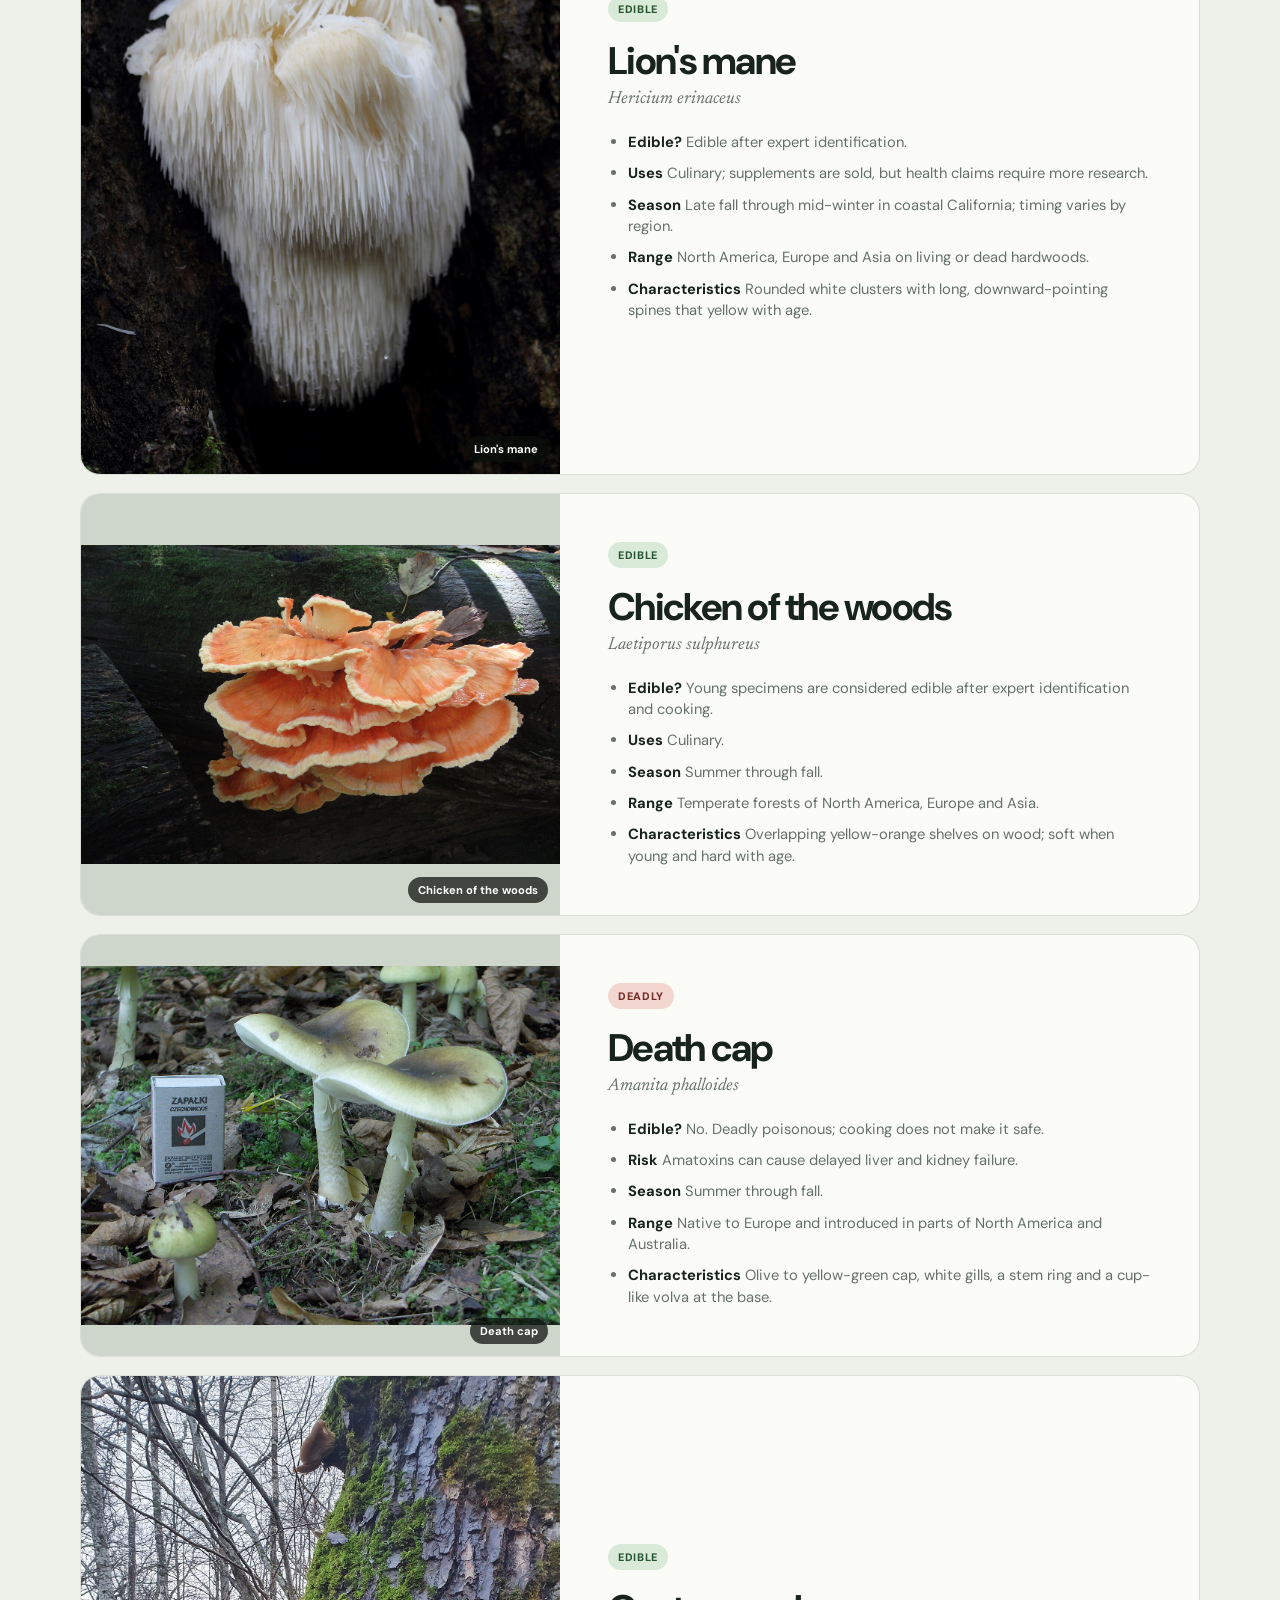
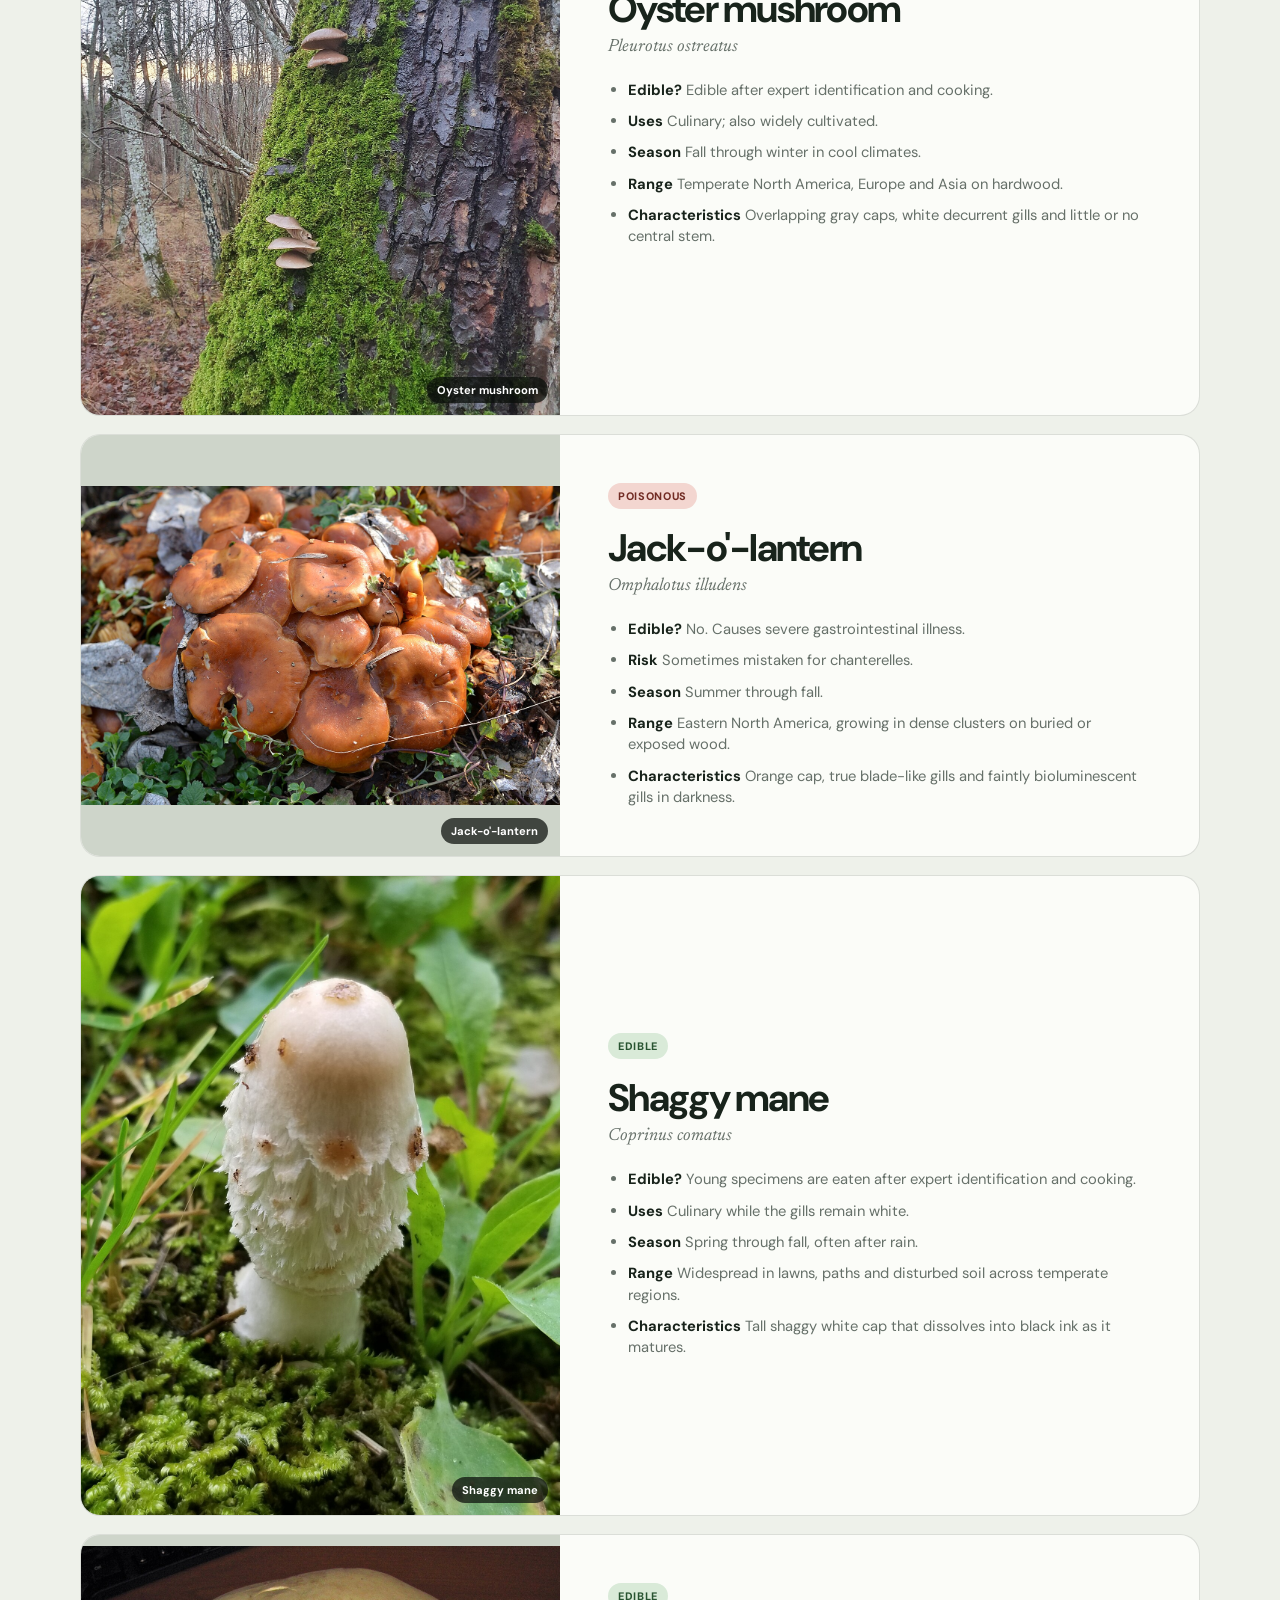
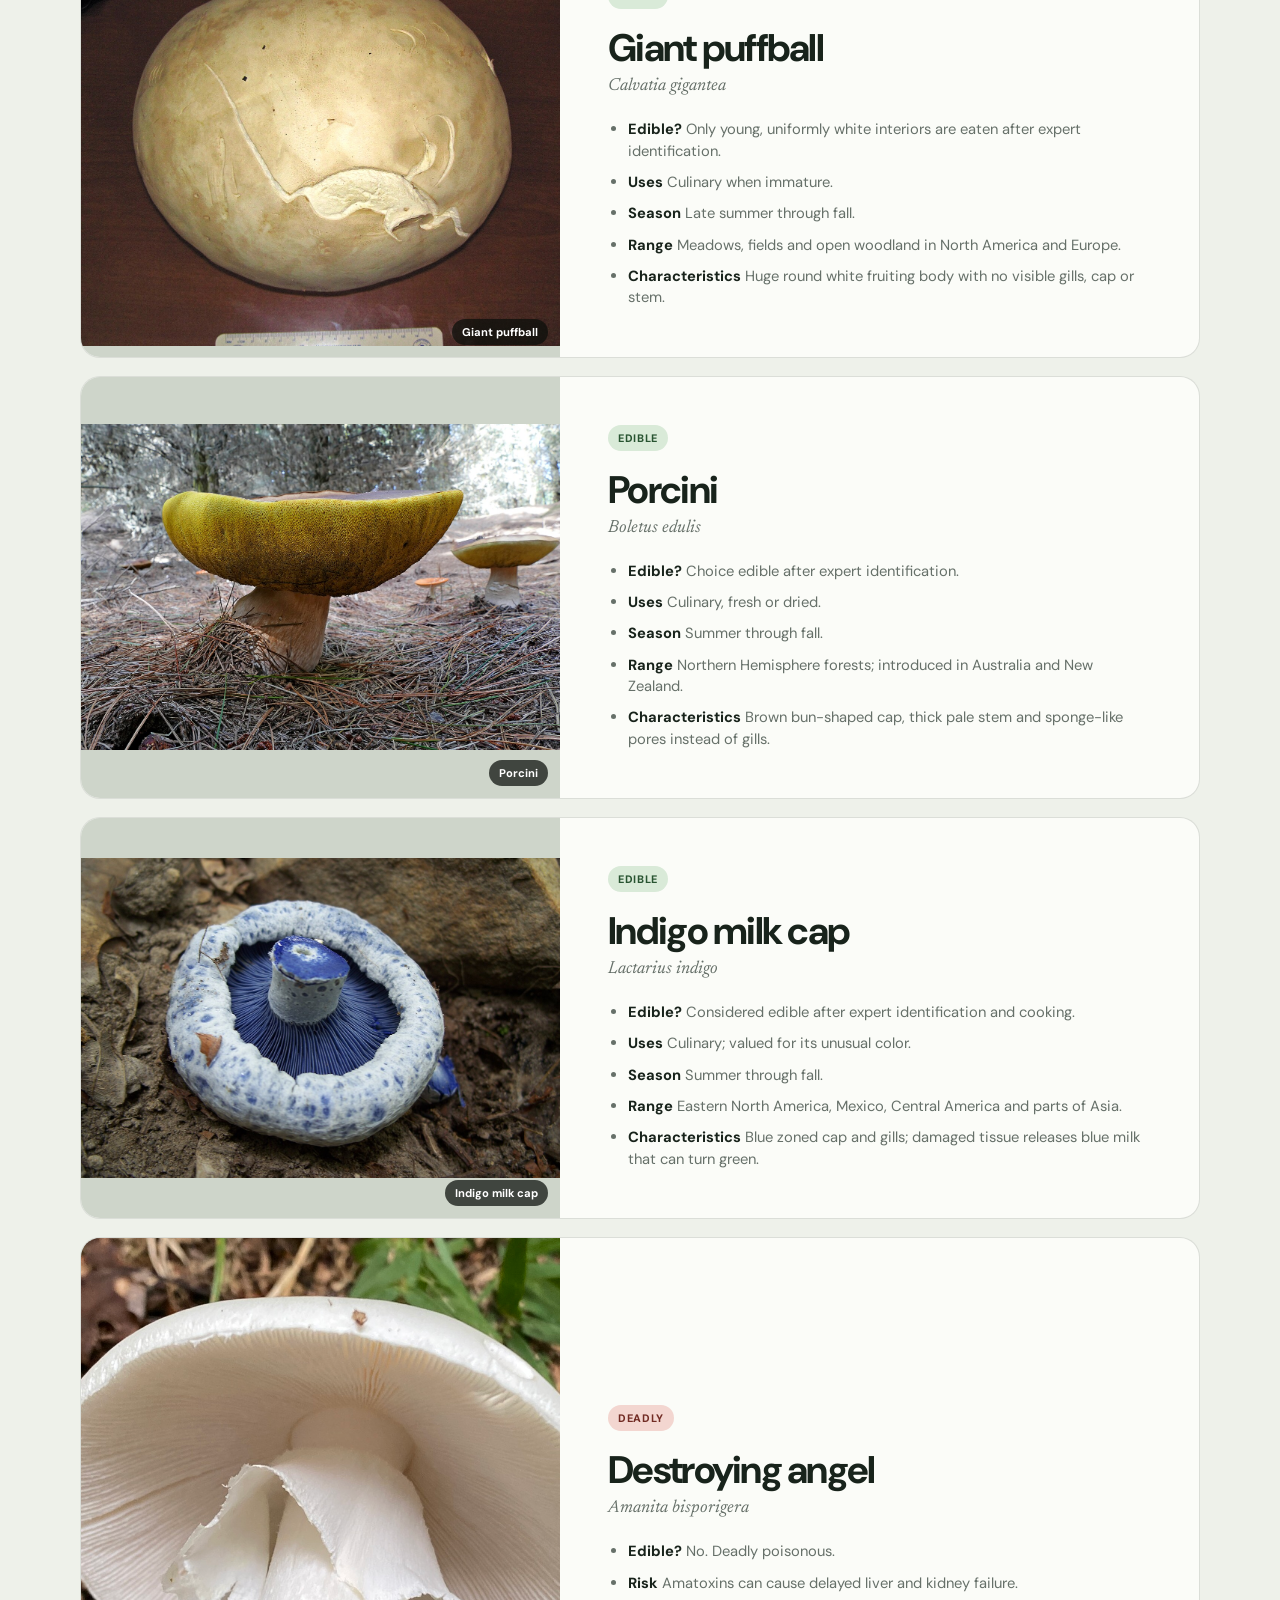
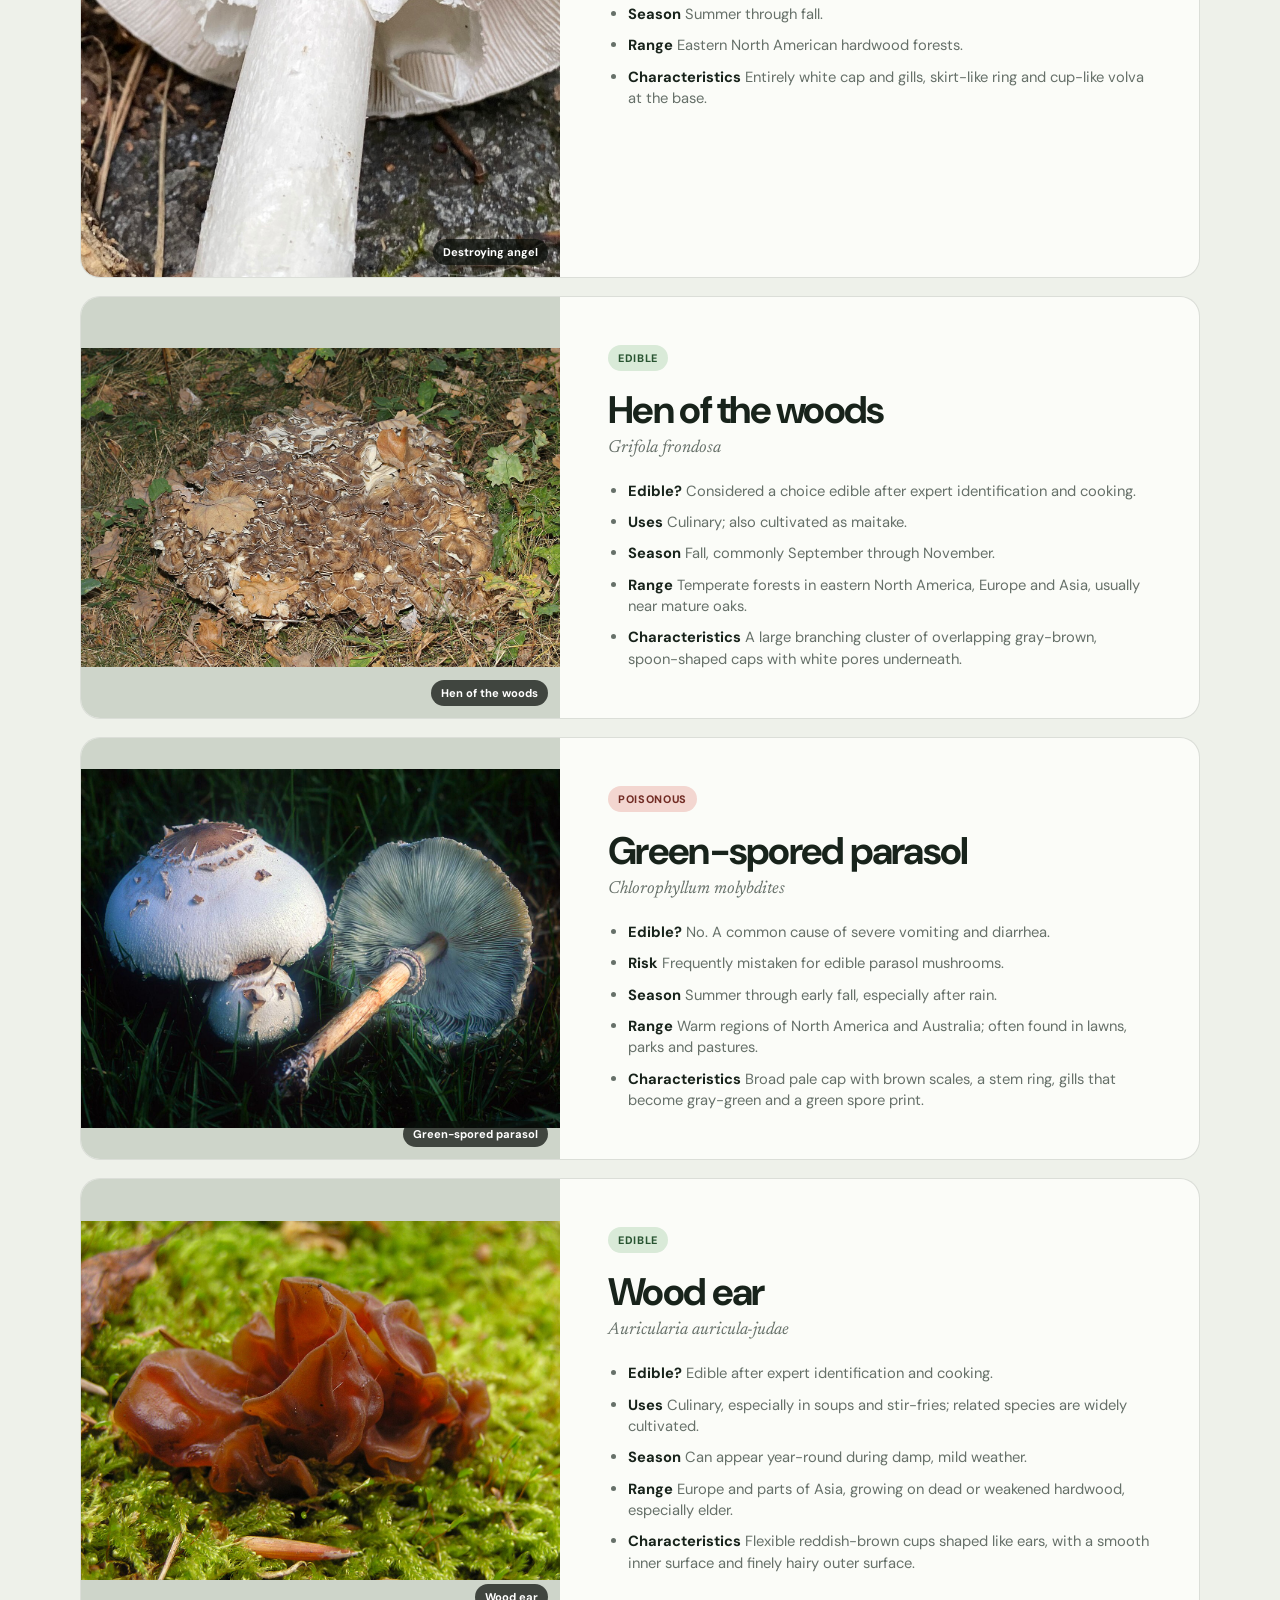
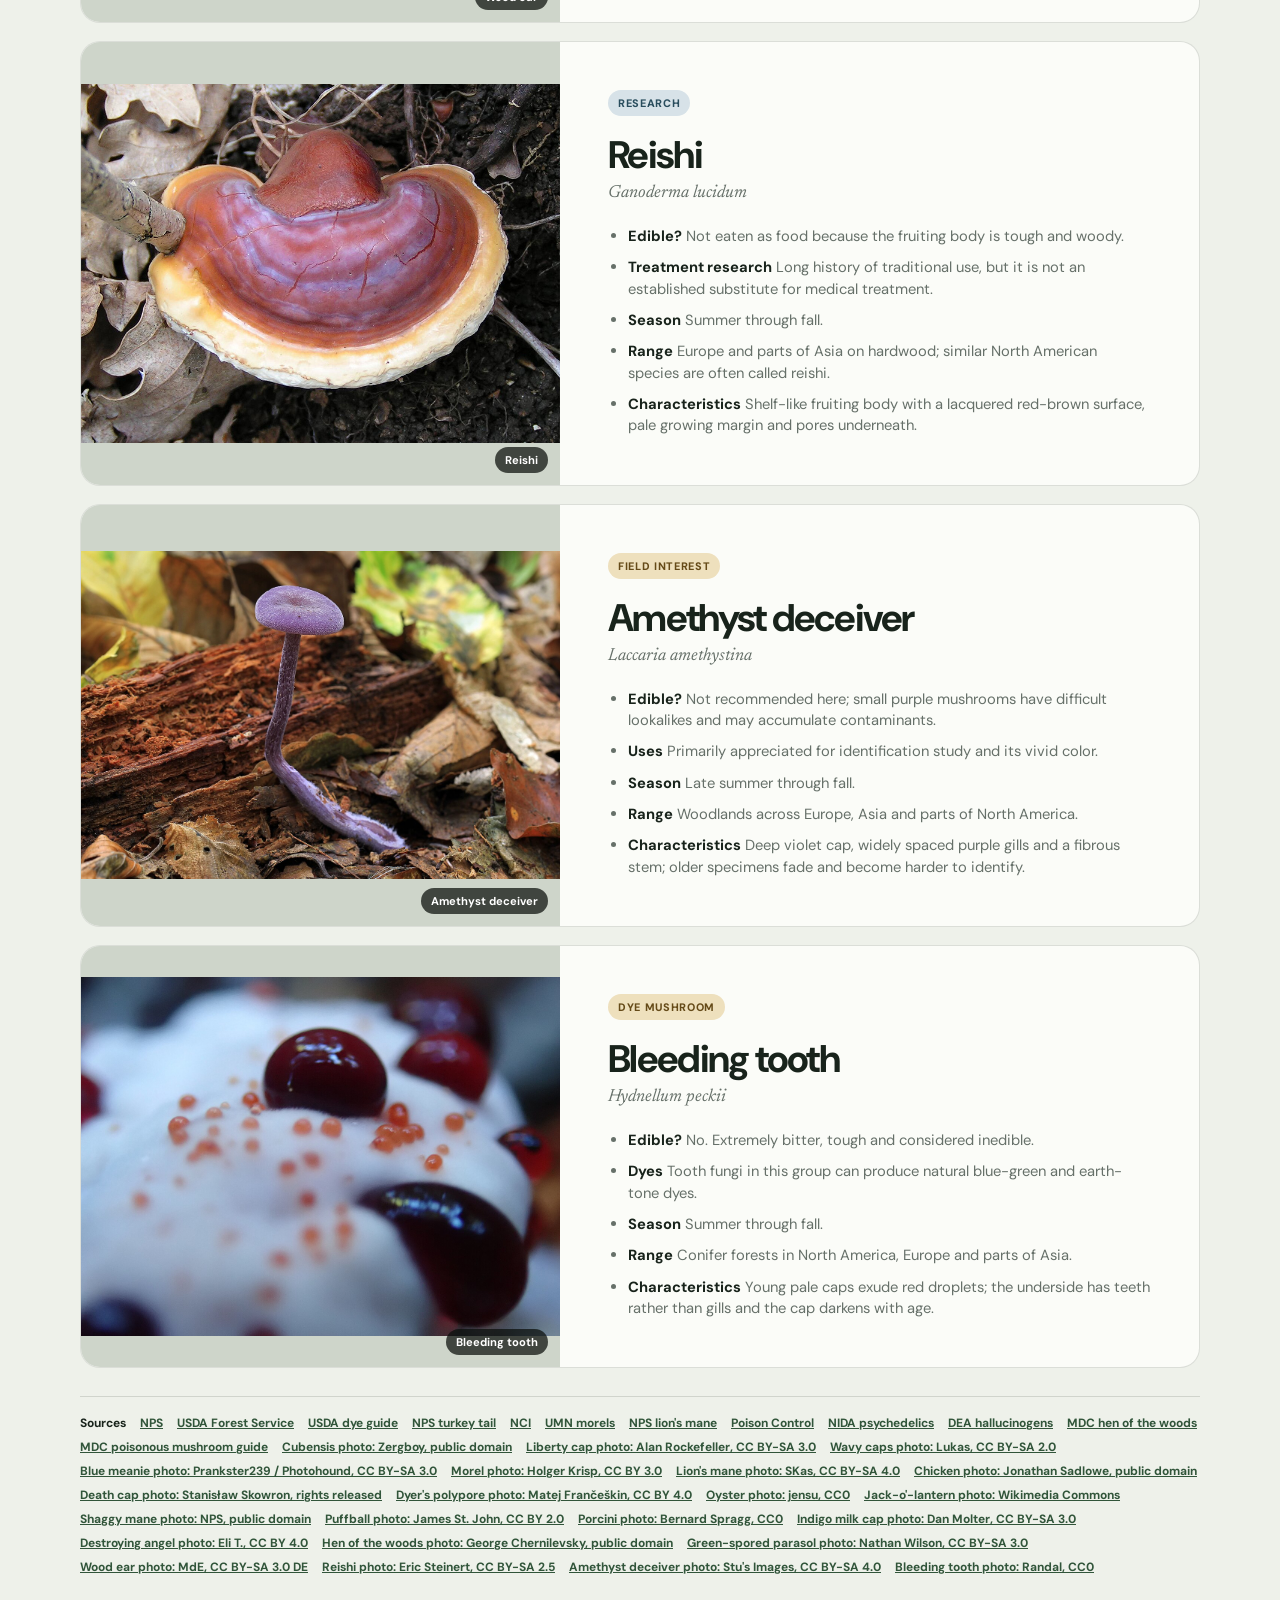
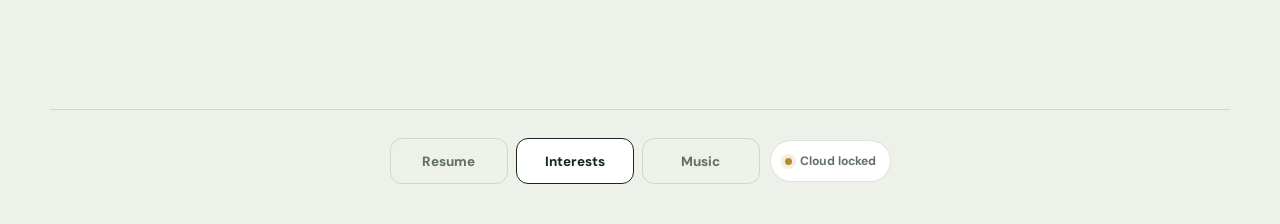
<file: mycology.html>
<!doctype html>
<html lang="en">
  <head>
    <meta charset="UTF-8" />
    <meta name="viewport" content="width=device-width, initial-scale=1.0" />
    <meta name="theme-color" content="#f2f4f0" />
    <meta name="description" content="Anthony Amaru's mycology field notes." />
    <title>Mycology · Anthony Amaru</title>
    <link rel="icon" href="anthony-favicon.ico?v=snake-1" sizes="any" />
    <link rel="icon" type="image/png" href="anthony-favicon-32.png?v=snake-1" sizes="32x32" />
    <script src="site-theme.js?v=20260806-study2"></script>
    <link rel="preconnect" href="https://fonts.googleapis.com" />
    <link rel="preconnect" href="https://fonts.gstatic.com" crossorigin />
    <link href="https://fonts.googleapis.com/css2?family=DM+Sans:wght@400;500;600;700&amp;family=Newsreader:opsz,wght@6..72,500&amp;display=swap" rel="stylesheet" />
    <link rel="stylesheet" href="site-header.css?v=20260806-study2" />
    <link rel="stylesheet" href="site-music.css?v=20260806-study2" />
    <link rel="stylesheet" href="mycology.css?v=20260807-more1" />
    <script src="music-cloud.js?v=20260803-ai2"></script>
    <script src="site-header.js?v=20260806-study2" defer></script>
    <script src="site-music.js?v=20260808-sharedmusic1" defer></script>
    <script src="site-ai.js?v=20260806-study2" defer></script>
    <script src="mycology.js?v=20260807-more1" defer></script>
  </head>
  <body>
    <a class="skip-link" href="#main-content">Skip to content</a>

    <header class="main-site-header">
      <a class="main-site-brand" href="index.html?v=20260804-clean1" aria-label="Anthony Amaru home"><img src="anthony-brand-icon.png" alt="" /><strong>Anthony Amaru</strong></a>
      <button class="main-site-menu" type="button" data-main-site-menu aria-expanded="false" aria-controls="main-site-nav">Menu</button>
      <nav id="main-site-nav" class="main-site-nav" data-main-site-nav aria-label="Primary navigation">
        <a href="index.html?page=resume&amp;v=20260804-clean1">Resume</a>
        <a href="index.html?page=interests&amp;v=20260804-clean1" aria-current="page">Interests</a>
        <a href="index.html?page=music&amp;v=20260804-clean1">Music</a>
      </nav>
    </header>

    <aside class="site-music-bar" data-site-music-bar aria-label="Music player">
      <div class="site-music-copy"><small>Now playing</small><strong data-site-music-title>Nothing selected</strong></div>
      <select data-site-music-select aria-label="Choose a song"><option value="">Loading music</option></select>
      <audio preload="metadata"></audio>
      <button type="button" data-site-music-previous aria-label="Previous song">‹</button>
      <button type="button" data-site-music-play aria-label="Play or pause">▶</button>
      <button type="button" data-site-music-next aria-label="Next song">›</button>
    </aside>

    <main id="main-content">
      <header class="page-heading">
        <h1>Mycology</h1>
      </header>

      <section class="mushroom-filters" aria-label="Filter mushrooms">
        <label><span>Type</span><select id="edibility-filter"><option value="all">All</option><option value="edible">Edible</option><option value="poisonous">Poisonous</option><option value="psychedelic">Psychedelic</option><option value="inedible">Inedible</option><option value="dye">Dye</option><option value="research">Research</option></select></label>
        <label><span>Location</span><select id="location-filter"><option value="all">All</option><option value="north-america">North America</option><option value="europe">Europe</option><option value="asia">Asia</option><option value="norway">Norway</option><option value="australia">Australia</option><option value="worldwide">Worldwide</option></select></label>
        <label><span>Season</span><select id="season-filter"><option value="all">All</option><option value="spring">Spring</option><option value="summer">Summer</option><option value="fall">Fall</option><option value="winter">Winter</option><option value="year-round">Year-round</option></select></label>
        <button id="clear-mushroom-filters" type="button">Clear</button>
        <strong id="mushroom-count" aria-live="polite">25 mushrooms</strong>
      </section>

      <section class="mushroom-list" aria-label="Mushroom profiles">
        <article class="mushroom-card" data-edibility="poisonous" data-locations="north-america europe asia norway" data-seasons="summer fall">
          <figure>
            <img src="assets/mushrooms/fly-agaric.jpg" alt="Red fly agaric mushrooms with white spots on a forest floor" />
            <figcaption>Fly agaric</figcaption>
          </figure>
          <div class="mushroom-facts">
            <header><span class="danger-tag">Poisonous</span><h2>Fly agaric</h2><i>Amanita muscaria</i></header>
            <ul>
              <li><strong>Edible?</strong> No. Toxic and psychoactive.</li>
              <li><strong>Uses</strong> Historical and cultural use; not a home treatment.</li>
              <li><strong>Season</strong> Late summer through fall.</li>
              <li><strong>Range</strong> Northern Hemisphere, including North America and Norway; introduced elsewhere.</li>
              <li><strong>Characteristics</strong> Red to orange cap, white warts, white gills and stem.</li>
            </ul>
          </div>
        </article>

        <article class="mushroom-card" data-edibility="psychedelic inedible" data-locations="worldwide north-america asia australia" data-seasons="summer fall year-round">
          <figure>
            <img src="assets/mushrooms/psilocybe-cubensis.jpg" alt="Psilocybe cubensis mushrooms showing pale stems and dark gills" />
            <figcaption>Golden top</figcaption>
          </figure>
          <div class="mushroom-facts">
            <header><span class="psychedelic-tag">Psychedelic</span><h2>Golden top</h2><i>Psilocybe cubensis</i></header>
            <ul>
              <li><strong>Edible?</strong> No. Psychoactive and not treated as food.</li>
              <li><strong>Risk</strong> Contains psilocybin; misidentification and altered judgment can cause serious harm.</li>
              <li><strong>Season</strong> Warm, wet periods; timing follows local rainy seasons.</li>
              <li><strong>Range</strong> Tropical and subtropical regions in the Americas, Asia and Australia.</li>
              <li><strong>Characteristics</strong> Golden-brown cap, dark purplish-brown spores, a stem ring and possible blue bruising. Bruising alone does not confirm identity.</li>
            </ul>
          </div>
        </article>

        <article class="mushroom-card" data-edibility="psychedelic inedible" data-locations="north-america europe norway australia" data-seasons="summer fall winter">
          <figure>
            <img src="assets/mushrooms/liberty-cap.jpg" alt="Small brown liberty cap mushrooms growing in grass" />
            <figcaption>Liberty cap</figcaption>
          </figure>
          <div class="mushroom-facts">
            <header><span class="psychedelic-tag">Psychedelic</span><h2>Liberty cap</h2><i>Psilocybe semilanceata</i></header>
            <ul>
              <li><strong>Edible?</strong> No. Psychoactive and unsafe to identify from a photo.</li>
              <li><strong>Risk</strong> Contains psilocybin and has dangerous small brown lookalikes.</li>
              <li><strong>Season</strong> Cool, wet weather from late summer into early winter.</li>
              <li><strong>Range</strong> Temperate grasslands in Europe, North America and parts of the Southern Hemisphere.</li>
              <li><strong>Characteristics</strong> Small conical brown cap with a pointed tip and slender stem; the cap changes color as it dries.</li>
            </ul>
          </div>
        </article>

        <article class="mushroom-card" data-edibility="psychedelic inedible" data-locations="north-america europe asia australia" data-seasons="fall winter">
          <figure>
            <img src="assets/mushrooms/wavy-caps.jpg" alt="Cluster of caramel-brown wavy cap mushrooms among autumn leaves" />
            <figcaption>Wavy caps</figcaption>
          </figure>
          <div class="mushroom-facts">
            <header><span class="psychedelic-tag">Psychedelic</span><h2>Wavy caps</h2><i>Psilocybe cyanescens</i></header>
            <ul>
              <li><strong>Edible?</strong> No. Psychoactive and easily confused with harmful species.</li>
              <li><strong>Risk</strong> Contains psilocybin; deadly Galerina mushrooms can share the same habitat.</li>
              <li><strong>Season</strong> Fall into early winter during cool, wet weather.</li>
              <li><strong>Range</strong> Pacific Northwest, western and central Europe, with introduced populations elsewhere.</li>
              <li><strong>Characteristics</strong> Caramel-brown cap with a wavy edge, clustered growth on woody debris and possible blue bruising.</li>
            </ul>
          </div>
        </article>

        <article class="mushroom-card" data-edibility="psychedelic inedible" data-locations="worldwide north-america asia australia" data-seasons="summer fall year-round">
          <figure>
            <img src="assets/mushrooms/panaeolus-cyanescens.jpg" alt="Group of pale Panaeolus cyanescens mushrooms with thin stems" />
            <figcaption>Blue meanie</figcaption>
          </figure>
          <div class="mushroom-facts">
            <header><span class="psychedelic-tag">Psychedelic</span><h2>Blue meanie</h2><i>Panaeolus cyanescens</i></header>
            <ul>
              <li><strong>Edible?</strong> No. Psychoactive and not treated as food.</li>
              <li><strong>Risk</strong> Contains psilocybin; small pale mushrooms often require microscopic identification.</li>
              <li><strong>Season</strong> Warm, rainy periods in tropical and subtropical climates.</li>
              <li><strong>Range</strong> Tropical and subtropical regions worldwide.</li>
              <li><strong>Characteristics</strong> Pale gray to tan cap, slender stem, dark mottled gills and strong blue bruising when damaged.</li>
            </ul>
          </div>
        </article>

        <article class="mushroom-card" data-edibility="edible" data-locations="north-america europe norway" data-seasons="summer fall">
          <figure>
            <img src="assets/mushrooms/golden-chanterelle.jpg" alt="Golden chanterelle mushrooms growing among moss and leaves" />
            <figcaption>Golden chanterelle</figcaption>
          </figure>
          <div class="mushroom-facts">
            <header><span class="edible-tag">Edible</span><h2>Golden chanterelle</h2><i>Cantharellus cibarius</i></header>
            <ul>
              <li><strong>Edible?</strong> Choice edible only after expert identification.</li>
              <li><strong>Uses</strong> Culinary; no established medical treatment.</li>
              <li><strong>Season</strong> Late summer through fall.</li>
              <li><strong>Range</strong> Temperate forests in North America and Europe, including Scandinavia.</li>
              <li><strong>Characteristics</strong> Yellow-orange, trumpet shaped, false gill-like ridges, firm flesh and an apricot-like aroma.</li>
            </ul>
          </div>
        </article>

        <article class="mushroom-card" data-edibility="inedible dye" data-locations="north-america europe asia" data-seasons="summer fall">
          <figure>
            <img src="assets/mushrooms/dyers-polypore.jpg" alt="Brown and yellow dyer's polypore growing near a tree" />
            <figcaption>Dyer's polypore</figcaption>
          </figure>
          <div class="mushroom-facts">
            <header><span class="utility-tag">Dye mushroom</span><h2>Dyer's polypore</h2><i>Phaeolus schweinitzii</i></header>
            <ul>
              <li><strong>Edible?</strong> No. Tough and not considered edible.</li>
              <li><strong>Dyes</strong> Used to dye wool in yellow, olive, brown and other earth tones.</li>
              <li><strong>Season</strong> Summer through fall.</li>
              <li><strong>Range</strong> Temperate conifer forests across North America, Europe and Asia.</li>
              <li><strong>Characteristics</strong> Velvety rosettes with yellow-brown zones; pores bruise brown.</li>
            </ul>
          </div>
        </article>

        <article class="mushroom-card" data-edibility="inedible research" data-locations="worldwide north-america europe asia" data-seasons="spring summer fall winter year-round">
          <figure>
            <img src="assets/mushrooms/turkey-tail.jpg" alt="Layered brown turkey tail mushrooms growing on a tree trunk" />
            <figcaption>Turkey tail</figcaption>
          </figure>
          <div class="mushroom-facts">
            <header><span class="research-tag">Research</span><h2>Turkey tail</h2><i>Trametes versicolor</i></header>
            <ul>
              <li><strong>Edible?</strong> No. Thin, leathery and considered inedible.</li>
              <li><strong>Treatment research</strong> The extract PSK is used as an adjunct cancer treatment in Japan; this is not the same as eating wild mushrooms.</li>
              <li><strong>Season</strong> Found year-round; often most visible from fall through spring.</li>
              <li><strong>Range</strong> Worldwide, including North America and Europe.</li>
              <li><strong>Characteristics</strong> Concentric color bands, velvety fan-shaped caps and tiny white pores underneath.</li>
            </ul>
          </div>
        </article>

        <article class="mushroom-card" data-edibility="edible" data-locations="north-america europe asia" data-seasons="spring">
          <figure>
            <img src="assets/mushrooms/common-morel.jpg" alt="Common morel mushrooms growing on a woodland floor" />
            <figcaption>Common morel</figcaption>
          </figure>
          <div class="mushroom-facts">
            <header><span class="edible-tag">Edible</span><h2>Common morel</h2><i>Morchella esculenta</i></header>
            <ul>
              <li><strong>Edible?</strong> Choice edible after expert identification and thorough cooking.</li>
              <li><strong>Uses</strong> Culinary.</li>
              <li><strong>Season</strong> Brief spring season after adequate rain.</li>
              <li><strong>Range</strong> Most prevalent across the Northern Hemisphere.</li>
              <li><strong>Characteristics</strong> Honeycomb-like cap with deep pits; hollow stem and cap. Poisonous false morels can look similar.</li>
            </ul>
          </div>
        </article>

        <article class="mushroom-card" data-edibility="edible research" data-locations="north-america europe asia" data-seasons="fall winter">
          <figure>
            <img src="assets/mushrooms/lions-mane.jpg" alt="White lion's mane mushroom with long hanging spines" />
            <figcaption>Lion's mane</figcaption>
          </figure>
          <div class="mushroom-facts">
            <header><span class="edible-tag">Edible</span><h2>Lion's mane</h2><i>Hericium erinaceus</i></header>
            <ul>
              <li><strong>Edible?</strong> Edible after expert identification.</li>
              <li><strong>Uses</strong> Culinary; supplements are sold, but health claims require more research.</li>
              <li><strong>Season</strong> Late fall through mid-winter in coastal California; timing varies by region.</li>
              <li><strong>Range</strong> North America, Europe and Asia on living or dead hardwoods.</li>
              <li><strong>Characteristics</strong> Rounded white clusters with long, downward-pointing spines that yellow with age.</li>
            </ul>
          </div>
        </article>

        <article class="mushroom-card" data-edibility="edible" data-locations="north-america europe asia" data-seasons="summer fall">
          <figure>
            <img src="assets/mushrooms/chicken-of-the-woods.jpg" alt="Bright orange and yellow chicken of the woods shelves on a tree" />
            <figcaption>Chicken of the woods</figcaption>
          </figure>
          <div class="mushroom-facts">
            <header><span class="edible-tag">Edible</span><h2>Chicken of the woods</h2><i>Laetiporus sulphureus</i></header>
            <ul>
              <li><strong>Edible?</strong> Young specimens are considered edible after expert identification and cooking.</li>
              <li><strong>Uses</strong> Culinary.</li>
              <li><strong>Season</strong> Summer through fall.</li>
              <li><strong>Range</strong> Temperate forests of North America, Europe and Asia.</li>
              <li><strong>Characteristics</strong> Overlapping yellow-orange shelves on wood; soft when young and hard with age.</li>
            </ul>
          </div>
        </article>

        <article class="mushroom-card" data-edibility="poisonous" data-locations="north-america europe australia" data-seasons="summer fall">
          <figure>
            <img src="assets/mushrooms/death-cap.jpg" alt="Two mature death cap mushrooms on a forest floor" />
            <figcaption>Death cap</figcaption>
          </figure>
          <div class="mushroom-facts">
            <header><span class="danger-tag">Deadly</span><h2>Death cap</h2><i>Amanita phalloides</i></header>
            <ul>
              <li><strong>Edible?</strong> No. Deadly poisonous; cooking does not make it safe.</li>
              <li><strong>Risk</strong> Amatoxins can cause delayed liver and kidney failure.</li>
              <li><strong>Season</strong> Summer through fall.</li>
              <li><strong>Range</strong> Native to Europe and introduced in parts of North America and Australia.</li>
              <li><strong>Characteristics</strong> Olive to yellow-green cap, white gills, a stem ring and a cup-like volva at the base.</li>
            </ul>
          </div>
        </article>

        <article class="mushroom-card" data-edibility="edible" data-locations="north-america europe asia norway" data-seasons="fall winter">
          <figure>
            <img src="assets/mushrooms/oyster-mushroom.jpg" alt="Gray oyster mushrooms layered on a tree trunk" loading="lazy" />
            <figcaption>Oyster mushroom</figcaption>
          </figure>
          <div class="mushroom-facts">
            <header><span class="edible-tag">Edible</span><h2>Oyster mushroom</h2><i>Pleurotus ostreatus</i></header>
            <ul>
              <li><strong>Edible?</strong> Edible after expert identification and cooking.</li>
              <li><strong>Uses</strong> Culinary; also widely cultivated.</li>
              <li><strong>Season</strong> Fall through winter in cool climates.</li>
              <li><strong>Range</strong> Temperate North America, Europe and Asia on hardwood.</li>
              <li><strong>Characteristics</strong> Overlapping gray caps, white decurrent gills and little or no central stem.</li>
            </ul>
          </div>
        </article>

        <article class="mushroom-card" data-edibility="poisonous" data-locations="north-america" data-seasons="summer fall">
          <figure>
            <img src="assets/mushrooms/jack-o-lantern.jpg" alt="Bright orange jack-o'-lantern mushrooms clustered near wood" loading="lazy" />
            <figcaption>Jack-o'-lantern</figcaption>
          </figure>
          <div class="mushroom-facts">
            <header><span class="danger-tag">Poisonous</span><h2>Jack-o'-lantern</h2><i>Omphalotus illudens</i></header>
            <ul>
              <li><strong>Edible?</strong> No. Causes severe gastrointestinal illness.</li>
              <li><strong>Risk</strong> Sometimes mistaken for chanterelles.</li>
              <li><strong>Season</strong> Summer through fall.</li>
              <li><strong>Range</strong> Eastern North America, growing in dense clusters on buried or exposed wood.</li>
              <li><strong>Characteristics</strong> Orange cap, true blade-like gills and faintly bioluminescent gills in darkness.</li>
            </ul>
          </div>
        </article>

        <article class="mushroom-card" data-edibility="edible" data-locations="north-america europe asia australia" data-seasons="spring summer fall">
          <figure>
            <img src="assets/mushrooms/shaggy-mane.jpg" alt="Tall white shaggy mane mushrooms growing from the ground" loading="lazy" />
            <figcaption>Shaggy mane</figcaption>
          </figure>
          <div class="mushroom-facts">
            <header><span class="edible-tag">Edible</span><h2>Shaggy mane</h2><i>Coprinus comatus</i></header>
            <ul>
              <li><strong>Edible?</strong> Young specimens are eaten after expert identification and cooking.</li>
              <li><strong>Uses</strong> Culinary while the gills remain white.</li>
              <li><strong>Season</strong> Spring through fall, often after rain.</li>
              <li><strong>Range</strong> Widespread in lawns, paths and disturbed soil across temperate regions.</li>
              <li><strong>Characteristics</strong> Tall shaggy white cap that dissolves into black ink as it matures.</li>
            </ul>
          </div>
        </article>

        <article class="mushroom-card" data-edibility="edible" data-locations="north-america europe" data-seasons="summer fall">
          <figure>
            <img src="assets/mushrooms/giant-puffball.jpg" alt="Large white giant puffball mushroom on a forest floor" loading="lazy" />
            <figcaption>Giant puffball</figcaption>
          </figure>
          <div class="mushroom-facts">
            <header><span class="edible-tag">Edible</span><h2>Giant puffball</h2><i>Calvatia gigantea</i></header>
            <ul>
              <li><strong>Edible?</strong> Only young, uniformly white interiors are eaten after expert identification.</li>
              <li><strong>Uses</strong> Culinary when immature.</li>
              <li><strong>Season</strong> Late summer through fall.</li>
              <li><strong>Range</strong> Meadows, fields and open woodland in North America and Europe.</li>
              <li><strong>Characteristics</strong> Huge round white fruiting body with no visible gills, cap or stem.</li>
            </ul>
          </div>
        </article>

        <article class="mushroom-card" data-edibility="edible" data-locations="north-america europe asia norway australia" data-seasons="summer fall">
          <figure>
            <img src="assets/mushrooms/porcini.jpg" alt="Brown porcini mushroom with a thick pale stem" loading="lazy" />
            <figcaption>Porcini</figcaption>
          </figure>
          <div class="mushroom-facts">
            <header><span class="edible-tag">Edible</span><h2>Porcini</h2><i>Boletus edulis</i></header>
            <ul>
              <li><strong>Edible?</strong> Choice edible after expert identification.</li>
              <li><strong>Uses</strong> Culinary, fresh or dried.</li>
              <li><strong>Season</strong> Summer through fall.</li>
              <li><strong>Range</strong> Northern Hemisphere forests; introduced in Australia and New Zealand.</li>
              <li><strong>Characteristics</strong> Brown bun-shaped cap, thick pale stem and sponge-like pores instead of gills.</li>
            </ul>
          </div>
        </article>

        <article class="mushroom-card" data-edibility="edible" data-locations="north-america asia" data-seasons="summer fall">
          <figure>
            <img src="assets/mushrooms/indigo-milk-cap.jpg" alt="Blue indigo milk cap mushrooms among leaf litter" loading="lazy" />
            <figcaption>Indigo milk cap</figcaption>
          </figure>
          <div class="mushroom-facts">
            <header><span class="edible-tag">Edible</span><h2>Indigo milk cap</h2><i>Lactarius indigo</i></header>
            <ul>
              <li><strong>Edible?</strong> Considered edible after expert identification and cooking.</li>
              <li><strong>Uses</strong> Culinary; valued for its unusual color.</li>
              <li><strong>Season</strong> Summer through fall.</li>
              <li><strong>Range</strong> Eastern North America, Mexico, Central America and parts of Asia.</li>
              <li><strong>Characteristics</strong> Blue zoned cap and gills; damaged tissue releases blue milk that can turn green.</li>
            </ul>
          </div>
        </article>

        <article class="mushroom-card" data-edibility="poisonous" data-locations="north-america" data-seasons="summer fall">
          <figure>
            <img src="assets/mushrooms/destroying-angel.jpg" alt="White destroying angel mushroom with a skirt-like veil" loading="lazy" />
            <figcaption>Destroying angel</figcaption>
          </figure>
          <div class="mushroom-facts">
            <header><span class="danger-tag">Deadly</span><h2>Destroying angel</h2><i>Amanita bisporigera</i></header>
            <ul>
              <li><strong>Edible?</strong> No. Deadly poisonous.</li>
              <li><strong>Risk</strong> Amatoxins can cause delayed liver and kidney failure.</li>
              <li><strong>Season</strong> Summer through fall.</li>
              <li><strong>Range</strong> Eastern North American hardwood forests.</li>
              <li><strong>Characteristics</strong> Entirely white cap and gills, skirt-like ring and cup-like volva at the base.</li>
            </ul>
          </div>
        </article>

        <article class="mushroom-card" data-edibility="edible" data-locations="north-america europe asia" data-seasons="fall">
          <figure>
            <img src="assets/mushrooms/hen-of-the-woods.jpg" alt="Large layered hen of the woods mushroom at the base of a tree" loading="lazy" />
            <figcaption>Hen of the woods</figcaption>
          </figure>
          <div class="mushroom-facts">
            <header><span class="edible-tag">Edible</span><h2>Hen of the woods</h2><i>Grifola frondosa</i></header>
            <ul>
              <li><strong>Edible?</strong> Considered a choice edible after expert identification and cooking.</li>
              <li><strong>Uses</strong> Culinary; also cultivated as maitake.</li>
              <li><strong>Season</strong> Fall, commonly September through November.</li>
              <li><strong>Range</strong> Temperate forests in eastern North America, Europe and Asia, usually near mature oaks.</li>
              <li><strong>Characteristics</strong> A large branching cluster of overlapping gray-brown, spoon-shaped caps with white pores underneath.</li>
            </ul>
          </div>
        </article>

        <article class="mushroom-card" data-edibility="poisonous" data-locations="north-america australia" data-seasons="summer fall">
          <figure>
            <img src="assets/mushrooms/green-spored-parasol.jpg" alt="Green-spored parasol mushrooms growing together in grass" loading="lazy" />
            <figcaption>Green-spored parasol</figcaption>
          </figure>
          <div class="mushroom-facts">
            <header><span class="danger-tag">Poisonous</span><h2>Green-spored parasol</h2><i>Chlorophyllum molybdites</i></header>
            <ul>
              <li><strong>Edible?</strong> No. A common cause of severe vomiting and diarrhea.</li>
              <li><strong>Risk</strong> Frequently mistaken for edible parasol mushrooms.</li>
              <li><strong>Season</strong> Summer through early fall, especially after rain.</li>
              <li><strong>Range</strong> Warm regions of North America and Australia; often found in lawns, parks and pastures.</li>
              <li><strong>Characteristics</strong> Broad pale cap with brown scales, a stem ring, gills that become gray-green and a green spore print.</li>
            </ul>
          </div>
        </article>

        <article class="mushroom-card" data-edibility="edible" data-locations="europe asia norway" data-seasons="spring summer fall winter year-round">
          <figure>
            <img src="assets/mushrooms/wood-ear.jpg" alt="Brown ear-shaped wood ear mushrooms growing from a branch" loading="lazy" />
            <figcaption>Wood ear</figcaption>
          </figure>
          <div class="mushroom-facts">
            <header><span class="edible-tag">Edible</span><h2>Wood ear</h2><i>Auricularia auricula-judae</i></header>
            <ul>
              <li><strong>Edible?</strong> Edible after expert identification and cooking.</li>
              <li><strong>Uses</strong> Culinary, especially in soups and stir-fries; related species are widely cultivated.</li>
              <li><strong>Season</strong> Can appear year-round during damp, mild weather.</li>
              <li><strong>Range</strong> Europe and parts of Asia, growing on dead or weakened hardwood, especially elder.</li>
              <li><strong>Characteristics</strong> Flexible reddish-brown cups shaped like ears, with a smooth inner surface and finely hairy outer surface.</li>
            </ul>
          </div>
        </article>

        <article class="mushroom-card" data-edibility="inedible research" data-locations="europe asia" data-seasons="summer fall">
          <figure>
            <img src="assets/mushrooms/reishi.jpg" alt="Glossy reddish-brown reishi brackets growing from wood" loading="lazy" />
            <figcaption>Reishi</figcaption>
          </figure>
          <div class="mushroom-facts">
            <header><span class="research-tag">Research</span><h2>Reishi</h2><i>Ganoderma lucidum</i></header>
            <ul>
              <li><strong>Edible?</strong> Not eaten as food because the fruiting body is tough and woody.</li>
              <li><strong>Treatment research</strong> Long history of traditional use, but it is not an established substitute for medical treatment.</li>
              <li><strong>Season</strong> Summer through fall.</li>
              <li><strong>Range</strong> Europe and parts of Asia on hardwood; similar North American species are often called reishi.</li>
              <li><strong>Characteristics</strong> Shelf-like fruiting body with a lacquered red-brown surface, pale growing margin and pores underneath.</li>
            </ul>
          </div>
        </article>

        <article class="mushroom-card" data-edibility="inedible" data-locations="north-america europe asia" data-seasons="summer fall">
          <figure>
            <img src="assets/mushrooms/amethyst-deceiver.jpg" alt="Purple amethyst deceiver mushrooms among woodland leaves" loading="lazy" />
            <figcaption>Amethyst deceiver</figcaption>
          </figure>
          <div class="mushroom-facts">
            <header><span class="utility-tag">Field interest</span><h2>Amethyst deceiver</h2><i>Laccaria amethystina</i></header>
            <ul>
              <li><strong>Edible?</strong> Not recommended here; small purple mushrooms have difficult lookalikes and may accumulate contaminants.</li>
              <li><strong>Uses</strong> Primarily appreciated for identification study and its vivid color.</li>
              <li><strong>Season</strong> Late summer through fall.</li>
              <li><strong>Range</strong> Woodlands across Europe, Asia and parts of North America.</li>
              <li><strong>Characteristics</strong> Deep violet cap, widely spaced purple gills and a fibrous stem; older specimens fade and become harder to identify.</li>
            </ul>
          </div>
        </article>

        <article class="mushroom-card" data-edibility="inedible dye" data-locations="north-america europe asia" data-seasons="summer fall">
          <figure>
            <img src="assets/mushrooms/bleeding-tooth.jpg" alt="Young bleeding tooth fungus covered with bright red droplets" loading="lazy" />
            <figcaption>Bleeding tooth</figcaption>
          </figure>
          <div class="mushroom-facts">
            <header><span class="utility-tag">Dye mushroom</span><h2>Bleeding tooth</h2><i>Hydnellum peckii</i></header>
            <ul>
              <li><strong>Edible?</strong> No. Extremely bitter, tough and considered inedible.</li>
              <li><strong>Dyes</strong> Tooth fungi in this group can produce natural blue-green and earth-tone dyes.</li>
              <li><strong>Season</strong> Summer through fall.</li>
              <li><strong>Range</strong> Conifer forests in North America, Europe and parts of Asia.</li>
              <li><strong>Characteristics</strong> Young pale caps exude red droplets; the underside has teeth rather than gills and the cap darkens with age.</li>
            </ul>
          </div>
        </article>
      </section>

      <footer class="sources">
        <strong>Sources</strong>
        <a href="https://www.nps.gov/gate/learn/nature/mushrooms.htm">NPS</a>
        <a href="https://www.fs.usda.gov/pnw/pubs/pnw_gtr309.pdf">USDA Forest Service</a>
        <a href="https://www.fs.usda.gov/media/225912">USDA dye guide</a>
        <a href="https://www.nps.gov/muwo/learn/nature/decomposing-fungi.htm">NPS turkey tail</a>
        <a href="https://www.cancer.gov/about-cancer/treatment/cam/patient/mushrooms-pdq">NCI</a>
        <a href="https://extension.umn.edu/gathering-wild-grown-plants-and-fungi/harvesting-morel-mushrooms">UMN morels</a>
        <a href="https://www.nps.gov/muwo/learn/nature/mushrooms-of-muir-woods.htm">NPS lion's mane</a>
        <a href="https://www.poison.org/articles/wild-mushroom-warning">Poison Control</a>
        <a href="https://nida.nih.gov/research-topics/psychedelic-dissociative-drugs">NIDA psychedelics</a>
        <a href="https://www.dea.gov/factsheets/hallucinogens">DEA hallucinogens</a>
        <a href="https://mdc.mo.gov/discover-nature/field-guide/hen-woods-maitake">MDC hen of the woods</a>
        <a href="https://mdc.mo.gov/sites/default/files/mo_nature/downloads/page/MushroomGuide.pdf">MDC poisonous mushroom guide</a>
        <a href="https://commons.wikimedia.org/wiki/File:Psilocybe_cubensis,_2008.jpg">Cubensis photo: Zergboy, public domain</a>
        <a href="https://commons.wikimedia.org/wiki/File:Psilocybe_semilanceata_6514.jpg">Liberty cap photo: Alan Rockefeller, CC BY-SA 3.0</a>
        <a href="https://commons.wikimedia.org/wiki/File:Psilocybe_cyanescens_(31351541944).jpg">Wavy caps photo: Lukas, CC BY-SA 2.0</a>
        <a href="https://commons.wikimedia.org/wiki/File:Panaeolus-cyanescens.jpg">Blue meanie photo: Prankster239 / Photohound, CC BY-SA 3.0</a>
        <a href="https://commons.wikimedia.org/wiki/File:Speise-Morchel_Morchella_esculenta.jpg">Morel photo: Holger Krisp, CC BY 3.0</a>
        <a href="https://commons.wikimedia.org/wiki/File:Hericium_erinaceus%2B.JPG">Lion's mane photo: SKas, CC BY-SA 4.0</a>
        <a href="https://commons.wikimedia.org/wiki/File:Chicken_of_the_Woods_Laetiporus_sulphureus.jpg">Chicken photo: Jonathan Sadlowe, public domain</a>
        <a href="https://commons.wikimedia.org/wiki/File:Amanita_phalloides_adult.jpg">Death cap photo: Stanisław Skowron, rights released</a>
        <a href="https://commons.wikimedia.org/wiki/File:Phaeolus_schweinitzii_433858897.jpg">Dyer's polypore photo: Matej Frančeškin, CC BY 4.0</a>
        <a href="https://commons.wikimedia.org/wiki/File:Pleurotus_ostreatus_108702229.jpg">Oyster photo: jensu, CC0</a>
        <a href="https://commons.wikimedia.org/wiki/File:Jack-o%E2%80%99-lantern_Mushrooms_(Omphalotus_illudens)_(11695721013).jpg">Jack-o'-lantern photo: Wikimedia Commons</a>
        <a href="https://commons.wikimedia.org/wiki/File:Shaggy_Mane_mushroom_(Coprinus_comatus)_(7ee7c7a7-cf0d-4c1a-8357-f9a5071eae8a).jpg">Shaggy mane photo: NPS, public domain</a>
        <a href="https://commons.wikimedia.org/wiki/File:Calvatia_gigantea_(giant_puffball).jpg">Puffball photo: James St. John, CC BY 2.0</a>
        <a href="https://commons.wikimedia.org/wiki/File:Boletus_edulis_(penny_bun,_cep,_porcino_or_porcini)_(40828913842).jpg">Porcini photo: Bernard Spragg, CC0</a>
        <a href="https://commons.wikimedia.org/wiki/File:Lactarius_indigo_48609.jpg">Indigo milk cap photo: Dan Molter, CC BY-SA 3.0</a>
        <a href="https://commons.wikimedia.org/wiki/File:Amanita_bisporigera_destroying_angel_skirt.jpg">Destroying angel photo: Eli T., CC BY 4.0</a>
        <a href="https://commons.wikimedia.org/wiki/File:Grifola_frondosa_2014_G1.jpg">Hen of the woods photo: George Chernilevsky, public domain</a>
        <a href="https://commons.wikimedia.org/wiki/File:Chlorophyllum_molybdites.jpg">Green-spored parasol photo: Nathan Wilson, CC BY-SA 3.0</a>
        <a href="https://commons.wikimedia.org/wiki/File:Auricularia_auricula-judae_MdE.jpg">Wood ear photo: MdE, CC BY-SA 3.0 DE</a>
        <a href="https://commons.wikimedia.org/wiki/File:Ganoderma_lucidum_01.jpg">Reishi photo: Eric Steinert, CC BY-SA 2.5</a>
        <a href="https://commons.wikimedia.org/wiki/File:Laccaria_amethystina,_Amethyst_Deceiver,_UK.jpg">Amethyst deceiver photo: Stu's Images, CC BY-SA 4.0</a>
        <a href="https://commons.wikimedia.org/wiki/File:Hydnellum_peckii_98004336.jpg">Bleeding tooth photo: Randal, CC0</a>
      </footer>
    </main>
  </body>
</html>
</file>
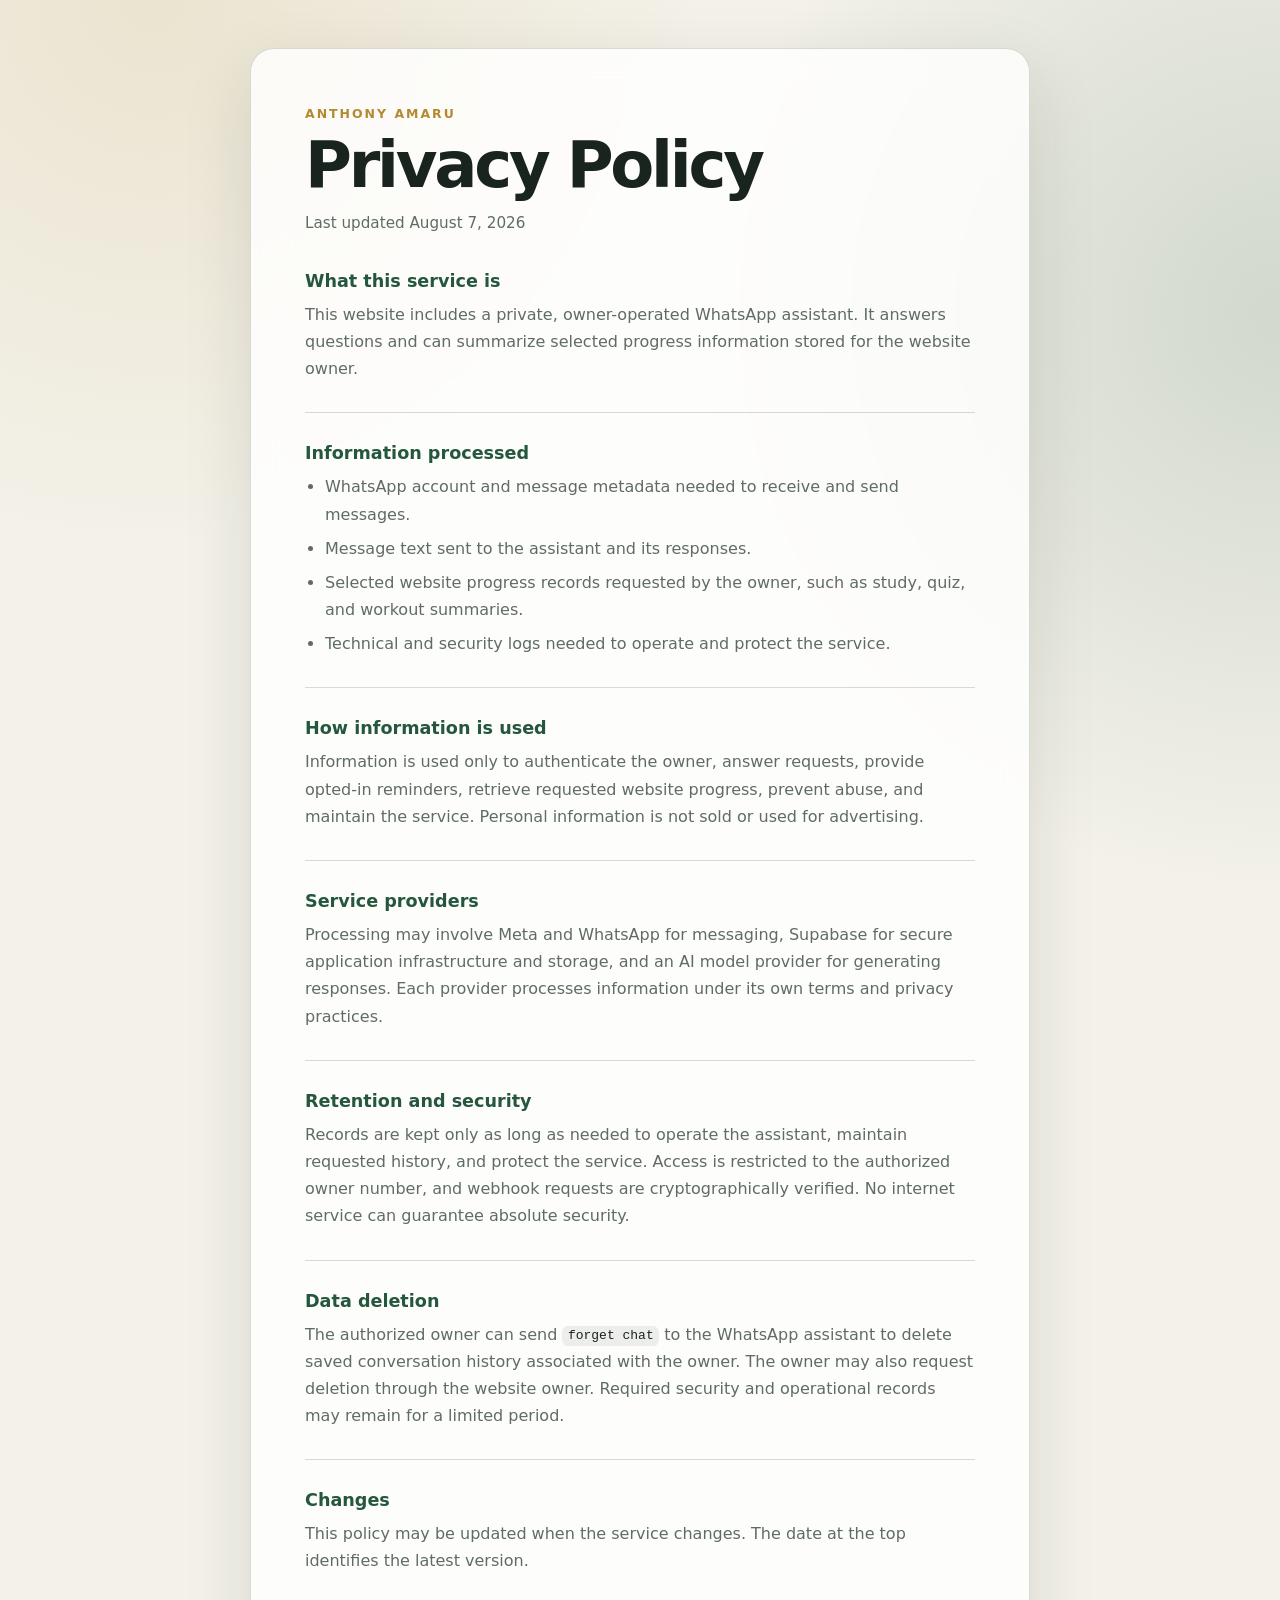
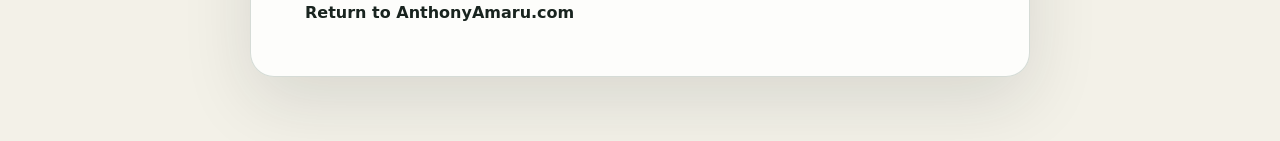
<file: privacy.html>
<!doctype html>
<html lang="en">
  <head>
    <meta charset="utf-8">
    <meta name="viewport" content="width=device-width, initial-scale=1">
    <meta name="color-scheme" content="light dark">
    <meta name="robots" content="index,follow">
    <title>Privacy Policy · Anthony Amaru</title>
    <link rel="icon" href="anthony-favicon.ico" sizes="any">
    <style>
      :root {
        color-scheme: light;
        --background: #f3f1e8;
        --surface: rgba(255, 255, 255, 0.82);
        --text: #19241f;
        --muted: #5f6c65;
        --border: rgba(29, 69, 49, 0.18);
        --green: #24573d;
        --gold: #b38a2f;
        --shadow: 0 24px 70px rgba(25, 36, 31, 0.12);
      }

      @media (prefers-color-scheme: dark) {
        :root {
          color-scheme: dark;
          --background: #111713;
          --surface: rgba(27, 37, 31, 0.92);
          --text: #edf2ee;
          --muted: #aab6ae;
          --border: rgba(214, 184, 104, 0.22);
          --green: #8fc9a5;
          --gold: #d6b868;
          --shadow: 0 24px 70px rgba(0, 0, 0, 0.3);
        }
      }

      * { box-sizing: border-box; }

      body {
        margin: 0;
        min-height: 100vh;
        font-family: Inter, ui-sans-serif, system-ui, -apple-system, BlinkMacSystemFont, "Segoe UI", sans-serif;
        color: var(--text);
        background:
          radial-gradient(circle at 12% 0%, rgba(179, 138, 47, 0.13), transparent 34rem),
          radial-gradient(circle at 100% 18%, rgba(36, 87, 61, 0.16), transparent 36rem),
          var(--background);
      }

      main {
        width: min(780px, calc(100% - 32px));
        margin: 0 auto;
        padding: 48px 0 64px;
      }

      .policy {
        padding: clamp(26px, 6vw, 54px);
        background: var(--surface);
        border: 1px solid var(--border);
        border-radius: 24px;
        box-shadow: var(--shadow);
        backdrop-filter: blur(18px);
      }

      .eyebrow {
        margin: 0 0 10px;
        color: var(--gold);
        font-size: 0.78rem;
        font-weight: 800;
        letter-spacing: 0.16em;
        text-transform: uppercase;
      }

      h1 {
        margin: 0;
        font-size: clamp(2rem, 7vw, 4rem);
        line-height: 0.98;
        letter-spacing: -0.05em;
      }

      .updated {
        margin: 14px 0 34px;
        color: var(--muted);
        font-size: 0.95rem;
      }

      section + section {
        margin-top: 30px;
        padding-top: 30px;
        border-top: 1px solid var(--border);
      }

      h2 {
        margin: 0 0 10px;
        color: var(--green);
        font-size: 1.1rem;
      }

      p, li {
        color: var(--muted);
        line-height: 1.7;
      }

      p { margin: 0; }
      ul { margin: 10px 0 0; padding-left: 20px; }
      li + li { margin-top: 7px; }

      code {
        padding: 0.16em 0.42em;
        color: var(--text);
        background: rgba(127, 127, 127, 0.12);
        border-radius: 6px;
      }

      a { color: var(--green); font-weight: 700; }

      .home-link {
        display: inline-flex;
        margin-top: 28px;
        color: var(--text);
        text-decoration: none;
      }
    </style>
  </head>
  <body>
    <main>
      <article class="policy">
        <p class="eyebrow">Anthony Amaru</p>
        <h1>Privacy Policy</h1>
        <p class="updated">Last updated August 7, 2026</p>

        <section>
          <h2>What this service is</h2>
          <p>This website includes a private, owner-operated WhatsApp assistant. It answers questions and can summarize selected progress information stored for the website owner.</p>
        </section>

        <section>
          <h2>Information processed</h2>
          <ul>
            <li>WhatsApp account and message metadata needed to receive and send messages.</li>
            <li>Message text sent to the assistant and its responses.</li>
            <li>Selected website progress records requested by the owner, such as study, quiz, and workout summaries.</li>
            <li>Technical and security logs needed to operate and protect the service.</li>
          </ul>
        </section>

        <section>
          <h2>How information is used</h2>
          <p>Information is used only to authenticate the owner, answer requests, provide opted-in reminders, retrieve requested website progress, prevent abuse, and maintain the service. Personal information is not sold or used for advertising.</p>
        </section>

        <section>
          <h2>Service providers</h2>
          <p>Processing may involve Meta and WhatsApp for messaging, Supabase for secure application infrastructure and storage, and an AI model provider for generating responses. Each provider processes information under its own terms and privacy practices.</p>
        </section>

        <section>
          <h2>Retention and security</h2>
          <p>Records are kept only as long as needed to operate the assistant, maintain requested history, and protect the service. Access is restricted to the authorized owner number, and webhook requests are cryptographically verified. No internet service can guarantee absolute security.</p>
        </section>

        <section id="data-deletion">
          <h2>Data deletion</h2>
          <p>The authorized owner can send <code>forget chat</code> to the WhatsApp assistant to delete saved conversation history associated with the owner. The owner may also request deletion through the website owner. Required security and operational records may remain for a limited period.</p>
        </section>

        <section>
          <h2>Changes</h2>
          <p>This policy may be updated when the service changes. The date at the top identifies the latest version.</p>
        </section>

        <a class="home-link" href="/">Return to AnthonyAmaru.com</a>
      </article>
    </main>
  </body>
</html>
</file>
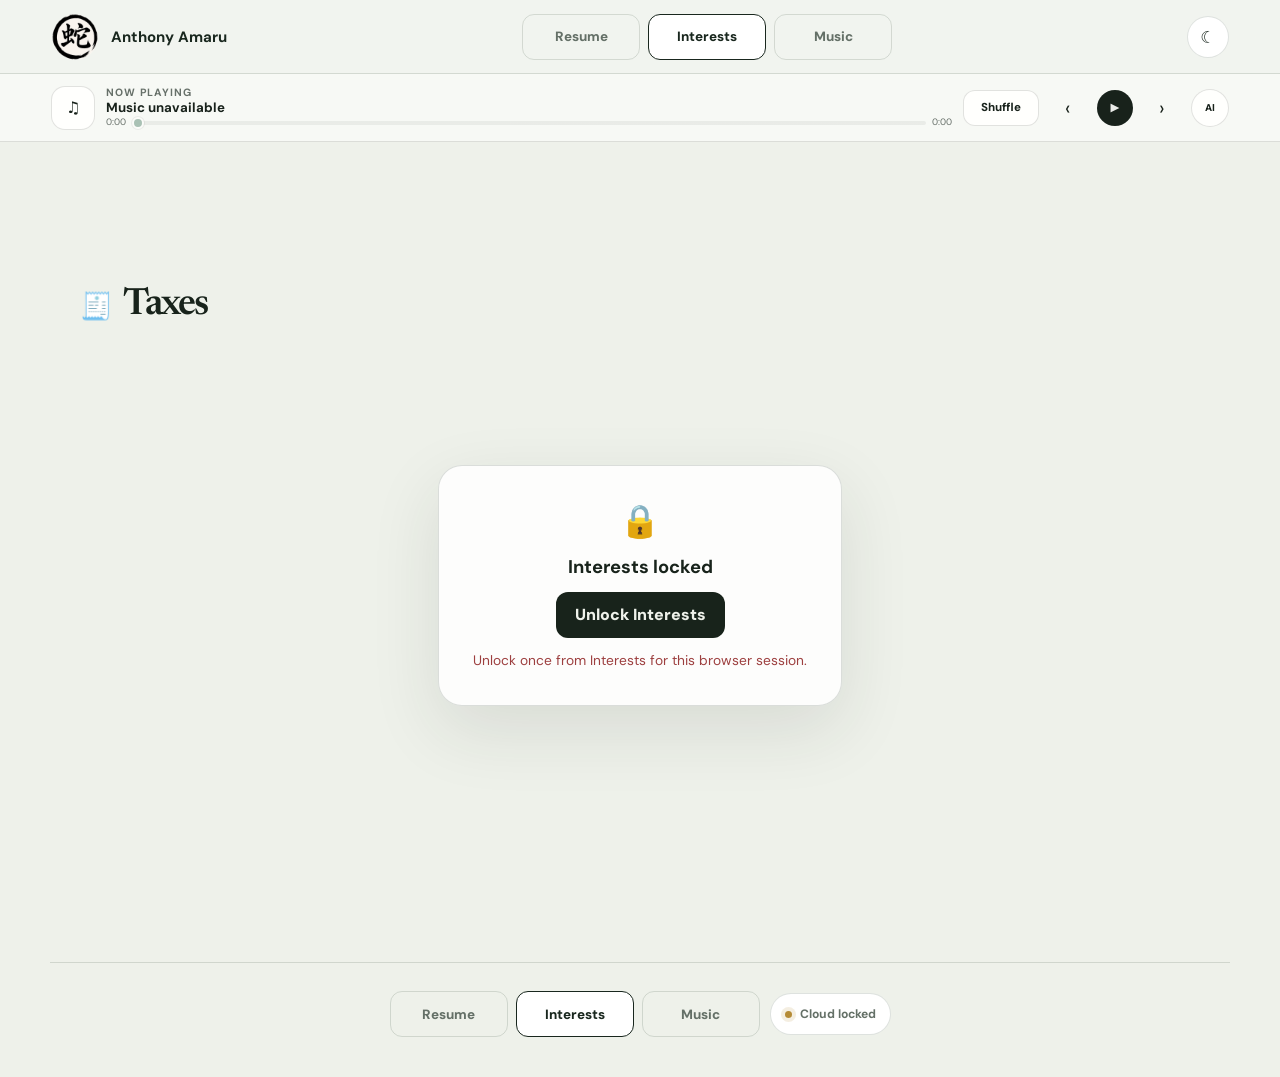
<file: taxes.html>
<!doctype html>
<html lang="en">
  <head>
    <meta charset="UTF-8" />
    <meta name="viewport" content="width=device-width, initial-scale=1.0" />
    <meta name="theme-color" content="#f2f4f0" />
    <meta name="description" content="Anthony Amaru's private tax organizer." />
    <title>Taxes · Anthony Amaru</title>
    <link rel="icon" href="anthony-favicon.ico?v=snake-1" sizes="any" />
    <link rel="icon" type="image/png" href="anthony-favicon-32.png?v=snake-1" sizes="32x32" />
    <script src="site-theme.js?v=20260806-study2"></script>
    <link rel="preconnect" href="https://fonts.googleapis.com" />
    <link rel="preconnect" href="https://fonts.gstatic.com" crossorigin />
    <link href="https://fonts.googleapis.com/css2?family=DM+Sans:wght@400;500;600;700&amp;family=Newsreader:opsz,wght@6..72,500&amp;display=swap" rel="stylesheet" />
    <link rel="stylesheet" href="site-header.css?v=20260806-study2" />
    <link rel="stylesheet" href="site-music.css?v=20260806-study2" />
    <link rel="stylesheet" href="interest-detail.css?v=20260806-interestslock1" />
    <link rel="stylesheet" href="taxes.css?v=20260806-history1" />
    <script src="music-cloud.js?v=20260806-tax2"></script>
    <script src="site-header.js?v=20260806-study2" defer></script>
    <script src="site-music.js?v=20260808-sharedmusic1" defer></script>
    <script src="site-ai.js?v=20260806-study2" defer></script>
    <script src="taxes.js?v=20260806-interestslock1" defer></script>
  </head>
  <body>
    <a class="skip-link" href="#main-content">Skip to content</a>
    <header class="main-site-header">
      <a class="main-site-brand" href="index.html?v=20260804-clean1" aria-label="Anthony Amaru home"><img src="anthony-brand-icon.png" alt="" /><strong>Anthony Amaru</strong></a>
      <button class="main-site-menu" type="button" data-main-site-menu aria-expanded="false" aria-controls="main-site-nav">Menu</button>
      <nav id="main-site-nav" class="main-site-nav" data-main-site-nav aria-label="Primary navigation">
        <a href="index.html?page=resume&amp;v=20260804-clean1">Resume</a>
        <a href="index.html?page=interests&amp;v=20260804-clean1" aria-current="page">Interests</a>
        <a href="index.html?page=music&amp;v=20260804-clean1">Music</a>
      </nav>
    </header>
    <aside class="site-music-bar" data-site-music-bar aria-label="Music player">
      <div class="site-music-copy"><small>Now playing</small><strong data-site-music-title>Nothing selected</strong></div>
      <select data-site-music-select aria-label="Choose a song"><option value="">Loading music</option></select>
      <audio preload="metadata"></audio>
      <button type="button" data-site-music-previous aria-label="Previous song">‹</button>
      <button type="button" data-site-music-play aria-label="Play or pause">▶</button>
      <button type="button" data-site-music-next aria-label="Next song">›</button>
    </aside>

    <main id="main-content" class="taxes-page">
      <header class="taxes-heading">
        <span aria-hidden="true">🧾</span>
        <h1>Taxes</h1>
        <strong data-tax-year-label hidden></strong>
      </header>

      <section class="tax-lock" data-tax-lock aria-labelledby="tax-lock-title">
        <span aria-hidden="true">🔒</span>
        <h2 id="tax-lock-title">Interests locked</h2>
        <a class="interest-unlock-link" href="index.html?page=interests&amp;v=20260806-interestslock1" target="_top">Unlock Interests</a>
        <p data-tax-message role="status" aria-live="polite"></p>
      </section>

      <section class="tax-workspace" data-tax-workspace hidden>
        <nav class="tax-tools" aria-label="Tax tools">
          <button type="button" class="primary" data-tax-panel-button="run" aria-pressed="true">Run Taxes</button>
          <button type="button" data-tax-panel-button="profile" aria-pressed="false">Profile</button>
          <button type="button" data-tax-panel-button="documents" aria-pressed="false">Documents</button>
          <button type="button" data-tax-panel-button="draft" aria-pressed="false">Draft</button>
          <button type="button" data-tax-panel-button="history" aria-pressed="false">History</button>
          <button type="button" data-tax-panel-button="forms" aria-pressed="false">Forms</button>
        </nav>

        <section class="tax-panel tax-run-panel" data-tax-panel="run">
          <label class="tax-drop-zone" data-tax-drop-zone for="tax-file-input">
            <span aria-hidden="true">＋</span>
            <strong>Drop W-2 files</strong>
            <small>PDF · JPG · PNG</small>
            <input id="tax-file-input" type="file" accept="application/pdf,image/jpeg,image/png" multiple hidden />
          </label>
          <div class="tax-run-actions">
            <button type="button" data-tax-choose-files>Choose files</button>
            <button type="button" data-tax-add-w2>Add W-2 manually</button>
          </div>
          <div class="tax-progress" data-tax-progress role="status" aria-live="polite" hidden>
            <progress max="100" value="0"></progress><span>Ready</span>
          </div>
          <div class="tax-run-summary" data-tax-run-summary></div>
        </section>

        <section class="tax-panel" data-tax-panel="profile" hidden>
          <form class="tax-profile-form" data-tax-profile-form>
            <div class="tax-field wide"><label for="tax-legal-name">Legal name</label><input id="tax-legal-name" name="legalName" autocomplete="name" required /></div>
            <div class="tax-field"><label for="tax-birth-date">Date of birth</label><input id="tax-birth-date" name="birthDate" type="date" autocomplete="bday" required /></div>
            <div class="tax-field"><label for="tax-filing-status">Filing status</label><select id="tax-filing-status" name="filingStatus" required><option value="">Choose</option><option value="single">Single</option><option value="married-joint">Married filing jointly</option><option value="married-separate">Married filing separately</option><option value="head-of-household">Head of household</option><option value="qualifying-surviving-spouse">Qualifying surviving spouse</option></select></div>
            <div class="tax-field wide"><label for="tax-address-one">Address</label><input id="tax-address-one" name="address1" autocomplete="address-line1" required /></div>
            <div class="tax-field"><label for="tax-address-two">Unit</label><input id="tax-address-two" name="address2" autocomplete="address-line2" /></div>
            <div class="tax-field"><label for="tax-city">City</label><input id="tax-city" name="city" autocomplete="address-level2" required /></div>
            <div class="tax-field"><label for="tax-state">State</label><input id="tax-state" name="state" maxlength="2" autocomplete="address-level1" required /></div>
            <div class="tax-field"><label for="tax-postal-code">ZIP</label><input id="tax-postal-code" name="postalCode" inputmode="numeric" autocomplete="postal-code" required /></div>
            <div class="tax-field"><label for="tax-dependents">Dependents</label><input id="tax-dependents" name="dependents" type="number" min="0" step="1" required /></div>
            <div class="tax-field"><label for="tax-occupation">Occupation</label><input id="tax-occupation" name="occupation" autocomplete="organization-title" /></div>
            <div class="tax-field"><label for="tax-phone">Phone</label><input id="tax-phone" name="phone" type="tel" autocomplete="tel" /></div>
            <div class="tax-field"><label for="tax-email">Email</label><input id="tax-email" name="email" type="email" autocomplete="email" /></div>
            <div class="tax-field"><label for="tax-nj-residency">NJ residency</label><select id="tax-nj-residency" name="njResidency"><option value="full-year">Full year</option><option value="part-year">Part year</option><option value="nonresident">Nonresident</option></select></div>
            <div class="tax-field"><label for="tax-municipality">County/municipality code</label><input id="tax-municipality" name="municipalityCode" inputmode="numeric" /></div>
            <div class="tax-field"><label for="tax-ssn-last-four">SSN last 4 only</label><input id="tax-ssn-last-four" name="ssnLastFour" inputmode="numeric" maxlength="4" pattern="[0-9]{0,4}" autocomplete="off" /></div>
            <div class="tax-profile-actions"><button type="submit">Save profile</button><span data-tax-profile-status role="status"></span></div>
          </form>
          <p class="tax-security-note">Full SSN, employer IDs, bank numbers, and IRS IP PIN are never stored here. Prior-year AGI is kept only in your private tax history.</p>
        </section>

        <section class="tax-panel" data-tax-panel="documents" hidden>
          <div class="tax-document-list" data-tax-document-list></div>
        </section>

        <section class="tax-panel" data-tax-panel="draft" hidden>
          <div class="tax-draft" data-tax-draft></div>
        </section>

        <section class="tax-panel" data-tax-panel="history" hidden>
          <div class="tax-history-toolbar">
            <label for="tax-history-year">Tax year</label>
            <select id="tax-history-year" data-tax-history-year></select>
          </div>
          <div class="tax-history" data-tax-history></div>
        </section>

        <section class="tax-panel" data-tax-panel="forms" hidden>
          <div class="tax-form-links" data-tax-form-links></div>
        </section>
      </section>
    </main>

    <dialog class="tax-w2-dialog" data-tax-w2-dialog>
      <form method="dialog" data-tax-w2-form>
        <header><h2>W-2</h2><button type="button" data-tax-w2-close aria-label="Close">×</button></header>
        <input type="hidden" name="id" />
        <div class="tax-w2-grid">
          <label class="wide">Employer<input name="employerName" /></label>
          <label>Tax year<input name="taxYear" type="number" min="2000" max="2100" required /></label>
          <label>Box 1 · Wages<input name="box1" inputmode="decimal" /></label>
          <label>Box 2 · Federal withheld<input name="box2" inputmode="decimal" /></label>
          <label>Box 3 · Social Security wages<input name="box3" inputmode="decimal" /></label>
          <label>Box 4 · Social Security withheld<input name="box4" inputmode="decimal" /></label>
          <label>Box 5 · Medicare wages<input name="box5" inputmode="decimal" /></label>
          <label>Box 6 · Medicare withheld<input name="box6" inputmode="decimal" /></label>
          <label>Box 16 · NJ wages<input name="box16" inputmode="decimal" /></label>
          <label>Box 17 · NJ withheld<input name="box17" inputmode="decimal" /></label>
          <label>Box 14 · UI/WF/SWF<input name="njUi" inputmode="decimal" /></label>
          <label>Box 14 · DI<input name="njDi" inputmode="decimal" /></label>
          <label>Box 14 · FLI<input name="njFli" inputmode="decimal" /></label>
        </div>
        <p data-tax-w2-ocr-note></p>
        <div class="tax-w2-actions"><button type="button" class="danger" data-tax-w2-delete hidden>Delete W-2</button><button type="submit" value="save">Save W-2</button></div>
      </form>
    </dialog>

    <dialog class="tax-document-viewer" data-tax-document-viewer>
      <header><strong data-tax-document-viewer-title>Tax document</strong><button type="button" data-tax-document-viewer-close aria-label="Close document">×</button></header>
      <iframe data-tax-document-viewer-frame title="Private tax document"></iframe>
    </dialog>
  </body>
</html>
</file>
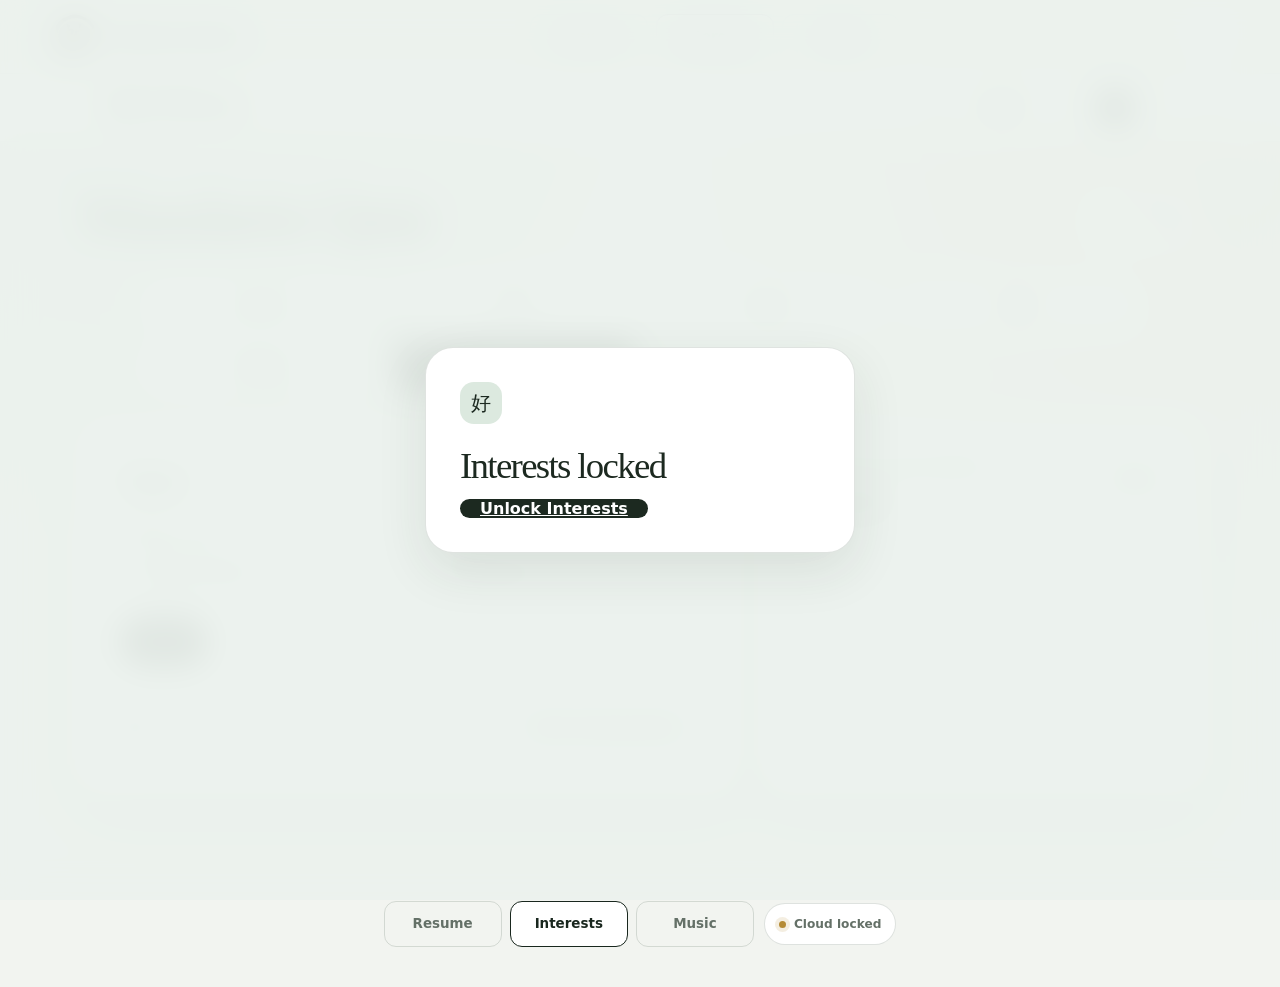
<file: mandarin/quiz.html>
<!doctype html>
<html lang="en">
  <head>
    <meta charset="UTF-8" />
    <meta name="viewport" content="width=device-width, initial-scale=1.0" />
    <meta name="theme-color" content="#f2f4f0" />
    <title>Mandarin Practice · Anthony Amaru</title>
    <link rel="icon" href="../anthony-favicon.ico?v=snake-1" sizes="any" />
    <script src="../site-theme.js?v=20260806-study2"></script>
    <link rel="stylesheet" href="../site-header.css?v=20260806-study2" />
    <link rel="stylesheet" href="../site-music.css?v=20260806-study2" />
    <link rel="stylesheet" href="../aviation/styles.css?v=20260806-writing1" />
    <link rel="stylesheet" href="quiz.css?v=20260808-lessons3" />
    <link rel="stylesheet" href="speech-settings.css?v=20260808-lessons1" />
    <script src="../music-cloud.js"></script>
    <script src="../site-header.js?v=20260806-study2" defer></script>
    <script src="../site-music.js?v=20260808-sharedmusic1" defer></script>
    <script src="../site-ai.js?v=20260806-study2" defer></script>
    <script src="lesson-data.js?v=20260808-lesson2" defer></script>
    <script src="speech-settings.js?v=20260808-lessons1" defer></script>
    <script src="quiz.js?v=20260808-lessons3" defer></script>
  </head>
  <body>
    <div id="admin-lock" class="admin-lock" hidden>
      <section class="unlock-card">
        <span class="mini-mark">好</span>
        <h1>Interests locked</h1>
        <a class="button primary" href="../index.html?page=interests&amp;v=20260806-interestslock1" target="_top">Unlock Interests</a>
      </section>
    </div>

    <header class="main-site-header">
      <a class="main-site-brand" href="../index.html?v=20260803-nav1" aria-label="Anthony Amaru home"><img src="../anthony-brand-icon.png" alt="" /><strong>Anthony Amaru</strong></a>
      <button class="main-site-menu" type="button" data-main-site-menu aria-expanded="false" aria-controls="main-site-nav">Menu</button>
      <nav id="main-site-nav" class="main-site-nav" data-main-site-nav aria-label="Primary navigation">
        <a href="../index.html?page=resume&amp;v=20260807-cloudprogress1">Resume</a>
        <a href="../index.html?page=interests&amp;v=20260807-cloudprogress1" aria-current="page">Interests</a>
        <a href="../index.html?page=music&amp;v=20260807-cloudprogress1">Music</a>
      </nav>
    </header>

    <aside class="site-music-bar" data-site-music-bar aria-label="Music player">
      <div class="site-music-copy"><small>Now playing</small><strong data-site-music-title>Nothing selected</strong></div>
      <select data-site-music-select aria-label="Choose a song"><option value="">Loading music</option></select>
      <audio preload="metadata"></audio>
      <button type="button" data-site-music-previous aria-label="Previous song">‹</button>
      <button type="button" data-site-music-play aria-label="Play or pause">▶</button>
      <button type="button" data-site-music-next aria-label="Next song">›</button>
    </aside>

    <header class="app-header">
      <div>
        <h1>Mandarin Quiz</h1>
      </div>
      <div class="header-score"><span>Last score</span><strong id="last-score">—</strong></div>
    </header>

    <main>
      <nav class="mandarin-section-menu" aria-label="Mandarin study sections">
        <a data-preserve-lesson href="index.html?page=lessons&amp;lesson=lesson-1&amp;v=20260808-lessons3">Lessons</a>
        <a data-preserve-lesson href="index.html?page=cards&amp;lesson=lesson-1&amp;v=20260808-lessons3">Cards</a>
        <a data-preserve-lesson href="index.html?page=sounds&amp;lesson=lesson-1&amp;v=20260808-lessons3">Sounds</a>
        <a data-preserve-lesson href="index.html?page=words&amp;lesson=lesson-1&amp;v=20260808-lessons3">Words</a>
        <a data-preserve-lesson href="index.html?page=writing&amp;lesson=lesson-1&amp;v=20260808-lessons3">Writing</a>
        <a data-preserve-lesson data-quiz-link href="quiz.html?lesson=lesson-1&amp;v=20260808-lessons3" aria-current="page">Quiz</a>
      </nav>

      <section id="setup-view" class="view active">
        <div class="intro-grid">
          <article class="panel setup-panel">
            <h2>Quiz</h2>
            <div class="field-grid quiz-fields">
              <label><span>Question type</span><select id="quiz-type"><option value="mixed">Mixed practice</option><option value="word">Word meanings</option><option value="sentence">Sentences</option></select></label>
              <label><span>Questions</span><select id="question-count"><option value="5">5 questions</option><option value="10" selected>10 questions</option><option value="20">20 questions</option></select></label>
            </div>
            <button id="start-quiz" class="button primary" type="button">Start</button>
            <div class="wrong-bank-panel">
              <span><strong id="wrong-bank-count">0</strong> saved misses</span>
              <button id="start-wrong-bank" class="button secondary" type="button" disabled>Test wrong bank</button>
            </div>
          </article>
          <article class="panel history-panel">
            <div class="panel-heading"><div><p id="history-sync-status" class="eyebrow">Device</p><h2>Scores</h2></div><button id="clear-history" class="text-button" type="button">Clear</button></div>
            <div id="history-list" class="history-list"></div>
          </article>
        </div>
      </section>

      <section id="quiz-view" class="view">
        <div class="quiz-topline"><button id="exit-quiz" class="text-button" type="button">← Exit</button><div class="quiz-progress-copy"><span id="quiz-position"></span><strong id="quiz-running-score">0 correct</strong></div></div>
        <div class="progress-track"><span id="quiz-progress"></span></div>
        <article class="panel question-card mandarin-card">
          <div class="question-meta"><span id="question-type"></span><span id="question-pinyin"></span></div>
          <p id="question-chinese" class="question-chinese speakable-mandarin" lang="zh-Hans" role="button" tabindex="0" title="Tap to hear Mandarin"></p>
          <button id="speak-question" class="speech-button" type="button" aria-label="Speak this Mandarin question" title="Speak Mandarin">🔊</button>
          <h2 id="question-text"></h2>
          <div id="answer-options" class="answer-options"></div>
          <div id="answer-feedback" class="answer-feedback" hidden></div>
          <div class="question-actions"><button id="previous-question" class="button secondary" type="button">Previous</button><button id="check-answer" class="button primary" type="button" disabled>Check</button><button id="next-question" class="button primary" type="button" hidden>Next</button></div>
        </article>
      </section>

      <section id="results-view" class="view">
        <article class="panel results-card">
          <span class="result-ring" id="result-percent">0%</span>
          <h2 id="result-title"></h2>
          <p id="result-summary"></p>
          <div class="result-actions"><button id="new-quiz" class="button primary" type="button">New quiz</button><button id="review-wrong" class="button secondary" type="button">Missed</button></div>
        </article>
        <div id="wrong-list" class="wrong-list"></div>
      </section>
    </main>
  </body>
</html>
</file>
<file: styles.css>
:root {
  color-scheme: light;
  --canvas: #f2f4f0;
  --canvas-soft: #f8f9f6;
  --surface: rgba(255, 255, 253, 0.9);
  --surface-solid: #fffffd;
  --ink: #18221b;
  --muted: #667069;
  --line: rgba(24, 34, 27, 0.13);
  --line-strong: rgba(24, 34, 27, 0.25);
  --sage: #dce9df;
  --sage-strong: #316647;
  --lavender: #e2e5e2;
  --lavender-strong: #59635c;
  --sky: #e5e9e5;
  --peach: #ece2c8;
  --butter: #f1e7c5;
  --gold: #9b742c;
  --danger: #9c4f54;
  --success: #4c8068;
  --shadow-sm: 0 10px 30px rgba(43, 62, 49, 0.08);
  --shadow-lg: 0 28px 80px rgba(35, 54, 41, 0.14);
  --serif: "Newsreader", Georgia, serif;
  --sans: "DM Sans", ui-sans-serif, system-ui, sans-serif;
  --header-height: 74px;
}

:root[data-theme="dark"] {
  color-scheme: dark;
  --canvas: #121713;
  --canvas-soft: #182019;
  --surface: rgba(28, 37, 30, 0.9);
  --surface-solid: #1d261f;
  --ink: #f2f5f1;
  --muted: #adb7af;
  --line: rgba(237, 244, 238, 0.13);
  --line-strong: rgba(237, 244, 238, 0.24);
  --sage: #273a2d;
  --sage-strong: #a6ceb0;
  --lavender: #303633;
  --lavender-strong: #c0c7c2;
  --sky: #28332c;
  --peach: #473f2c;
  --butter: #4b4228;
  --gold: #d4b568;
  --danger: #e3a3a7;
  --success: #9bd1b6;
  --shadow-sm: 0 12px 34px rgba(0, 0, 0, 0.2);
  --shadow-lg: 0 30px 90px rgba(0, 0, 0, 0.34);
}

* { box-sizing: border-box; }
html { scroll-behavior: smooth; }
body {
  margin: 0;
  min-width: 320px;
  min-height: 100vh;
  background: var(--canvas);
  color: var(--ink);
  font-family: var(--sans);
  transition: background .25s ease, color .25s ease;
}
body.modal-open { overflow: hidden; }
#main-content { min-width: 0; }
button, input, textarea, select { font: inherit; }
button { color: inherit; }
img { max-width: 100%; }
[hidden] { display: none !important; }
.skip-link { position: fixed; z-index: 200; top: 10px; left: 10px; transform: translateY(-180%); border-radius: 999px; background: var(--ink); color: var(--canvas); padding: 10px 14px; }
.skip-link:focus { transform: none; }
.section-shell { width: min(1180px, calc(100% - 44px)); margin-inline: auto; }
.eyebrow { margin: 0 0 9px; color: var(--sage-strong); font-size: .74rem; font-weight: 800; letter-spacing: .14em; text-transform: uppercase; }
h1, h2, h3, p { margin-top: 0; }
h1, h2 { font-family: var(--sans); font-weight: 750; letter-spacing: -.035em; }
.button { display: inline-flex; min-height: 44px; align-items: center; justify-content: center; border: 1px solid transparent; border-radius: 10px; padding: 0 18px; cursor: pointer; font-weight: 700; text-decoration: none; transition: transform .15s ease, box-shadow .15s ease, background .15s ease; }
.button:hover { transform: translateY(-1px); }
.button.primary { background: var(--ink); color: var(--canvas-soft); box-shadow: 0 8px 24px rgba(32, 49, 44, .16); }
.button.quiet { border-color: var(--line-strong); background: transparent; color: var(--ink); }
.button.full { width: 100%; }
.small-button { min-height: 34px; border: 1px solid var(--line); border-radius: 9px; background: var(--surface); padding: 0 12px; cursor: pointer; color: var(--sage-strong); font-weight: 800; }
.icon-button { display: grid; width: 42px; height: 42px; place-items: center; border: 1px solid var(--line); border-radius: 50%; background: var(--surface); cursor: pointer; }
.form-error { min-height: 20px; margin: 7px 0 0; color: var(--danger); font-size: .84rem; }

/* Entry */
.entry-gate {
  position: fixed;
  z-index: 150;
  inset: 0;
  display: grid;
  place-items: center;
  min-height: 100svh;
  overflow: auto;
  padding: clamp(34px, 7vw, 90px);
  background:
    radial-gradient(circle at 20% 10%, rgba(80, 99, 77, .3), transparent 34%),
    radial-gradient(circle at 90% 90%, rgba(164, 122, 40, .24), transparent 34%),
    #18211a;
}
.entry-copy {
  position: relative;
  display: flex;
  width: min(1080px, 100%);
  flex-direction: column;
  justify-content: center;
  border: clamp(58px, 7vw, 86px) solid transparent;
  border-image-source: url("assets/anthony-entry-frame.png");
  border-image-slice: 18% 13% 19% 13%;
  border-image-width: 1;
  border-image-repeat: stretch;
  background:
    radial-gradient(circle at 50% 0, rgba(255, 255, 255, .68), transparent 40%),
    linear-gradient(135deg, #f8f0d9, #eee0ba 52%, #f7eed6);
  background-clip: padding-box;
  box-shadow: 0 28px 80px rgba(0, 0, 0, .5), inset 0 0 45px rgba(104, 70, 15, .18);
  color: #211b11;
  padding: clamp(28px, 4vw, 58px);
  text-align: center;
}
.entry-kicker { margin-bottom: clamp(26px, 5vh, 64px); color: var(--sage-strong); font-size: .75rem; font-weight: 800; letter-spacing: .16em; text-transform: uppercase; }
.entry-copy blockquote { position: relative; z-index: 1; max-width: 800px; margin: 0 auto; font-family: var(--serif); font-size: clamp(1.12rem, 2vw, 1.72rem); line-height: 1.42; letter-spacing: -.012em; }
.entry-author { position: relative; z-index: 1; margin: 18px 0 30px; color: #65543b; font-family: var(--serif); font-style: italic; font-size: 1.02rem; }
.entry-form { position: relative; z-index: 1; width: min(520px, 100%); margin: 0 auto; }
.entry-form label { display: block; margin-bottom: 9px; color: #55452f; font-size: .78rem; font-weight: 800; }
.password-row { display: flex; gap: 9px; }
.password-row input { flex: 1; min-width: 0; min-height: 50px; border: 1px solid rgba(93, 63, 17, .45); border-radius: 10px; background: rgba(255, 253, 246, .88); color: #211b11; padding: 0 15px; outline: none; }
.password-row input:focus { border-color: var(--sage-strong); box-shadow: 0 0 0 4px rgba(79,119,101,.13); }
.password-row button { min-width: 116px; border: 1px solid #6b4914; border-radius: 10px; background: linear-gradient(#b98831, #7d5518); color: #fff8e8; cursor: pointer; font-weight: 800; }

/* Header and navigation */
.portal { min-height: 100vh; }
.site-header { position: sticky; z-index: 50; top: 0; display: grid; height: var(--header-height); min-height: var(--header-height); grid-template-columns: auto 1fr auto; align-items: center; gap: 28px; border-bottom: 1px solid var(--line); background: color-mix(in srgb, var(--canvas) 84%, transparent); padding: 0 clamp(22px, 4vw, 58px); backdrop-filter: blur(20px); }
.brand { display: inline-flex; align-items: center; gap: 12px; color: inherit; text-decoration: none; }
.brand img { width: 48px; height: 48px; object-fit: contain; }
.brand span { display: grid; }
.brand strong { font-size: .94rem; }
.brand small { color: var(--muted); font-size: .68rem; }
.primary-nav { display: flex; justify-content: center; gap: 8px; }
.nav-link { display: inline-flex; min-width: 118px; min-height: 46px; align-items: center; justify-content: center; border: 1px solid var(--line-strong); border-radius: 12px; background: transparent; padding: 0 24px; cursor: pointer; color: var(--muted); font-size: .86rem; font-weight: 800; text-decoration: none; }
.nav-link:hover,.nav-link:focus-visible,.nav-link.active { border-color: var(--sage-strong); background: var(--surface-solid); color: var(--ink); box-shadow: var(--shadow-sm); outline: none; }
.header-actions { display: flex; align-items: center; gap: 9px; }
.admin-chip { display: inline-flex; min-height: 42px; align-items: center; gap: 8px; border: 1px solid var(--line); border-radius: 999px; background: var(--surface); padding: 0 14px; cursor: pointer; color: var(--muted); font-size: .76rem; font-weight: 700; }
.status-dot { width: 7px; height: 7px; border-radius: 50%; background: #b58b36; box-shadow: 0 0 0 4px rgba(181,139,54,.15); }
.admin-chip.unlocked { color: var(--success); }
.admin-chip.unlocked .status-dot { background: var(--success); box-shadow: 0 0 0 4px color-mix(in srgb, var(--success) 18%, transparent); }
.mobile-menu-button { display: none; }

/* Music dock */
.music-dock { position: sticky; z-index: 45; top: var(--header-height); display: grid; grid-template-columns: auto 1fr repeat(5, auto); min-height: 68px; align-items: center; gap: 11px; border-bottom: 1px solid var(--line); background: color-mix(in srgb, var(--canvas-soft) 90%, transparent); padding: 10px clamp(22px, 4vw, 58px); backdrop-filter: blur(20px); }
.dock-art { display: grid; width: 44px; height: 44px; place-items: center; border: 0; border-radius: 14px; background: var(--lavender); cursor: pointer; color: var(--lavender-strong); font-size: 1.15rem; }
.dock-copy { display: grid; min-width: 0; }
.dock-copy small { color: var(--muted); font-size: .66rem; text-transform: uppercase; letter-spacing: .08em; }
.dock-copy strong { overflow: hidden; font-size: .83rem; text-overflow: ellipsis; white-space: nowrap; }
.music-timeline { display: grid; min-width: 0; grid-template-columns: auto minmax(48px, 1fr) auto; align-items: center; gap: 6px; color: var(--muted); font-size: .58rem; font-variant-numeric: tabular-nums; line-height: 1; }
.music-timeline input[type="range"] { appearance: none; -webkit-appearance: none; width: 100%; min-height: 14px; margin: 0; border: 0; border-radius: 0; background: transparent; box-shadow: none; padding: 0; cursor: pointer; }
.music-timeline input[type="range"]::-webkit-slider-runnable-track { height: 4px; border-radius: 999px; background: linear-gradient(90deg, var(--sage-strong) 0 var(--music-progress, 0%), var(--line-strong) var(--music-progress, 0%) 100%); }
.music-timeline input[type="range"]::-webkit-slider-thumb { appearance: none; -webkit-appearance: none; width: 12px; height: 12px; margin-top: -4px; border: 2px solid var(--surface-solid); border-radius: 50%; background: var(--sage-strong); box-shadow: 0 0 0 1px var(--line-strong); }
.music-timeline input[type="range"]::-moz-range-track { height: 4px; border-radius: 999px; background: var(--line-strong); }
.music-timeline input[type="range"]::-moz-range-progress { height: 4px; border-radius: 999px; background: var(--sage-strong); }
.music-timeline input[type="range"]::-moz-range-thumb { width: 10px; height: 10px; border: 2px solid var(--surface-solid); border-radius: 50%; background: var(--sage-strong); }
.music-timeline input[type="range"]:focus-visible { outline: 2px solid var(--sage-strong); outline-offset: 2px; box-shadow: none; }
.music-timeline input[type="range"]:disabled { cursor: default; opacity: .48; }
.dock-control, .dock-play { display: grid; width: 36px; height: 36px; place-items: center; border: 0; border-radius: 50%; background: transparent; cursor: pointer; font-size: 1.35rem; }
.dock-play { background: var(--ink); color: var(--canvas-soft); font-size: .75rem; }
.dock-shuffle { width: auto; min-width: 76px; border: 1px solid var(--line); border-radius: 12px; background: var(--surface-solid); padding: 0 12px; font-size: .72rem; font-weight: 800; }
.dock-shuffle[aria-pressed="true"] { background: var(--sage); color: var(--ink); }
.dock-expanded { position: absolute; top: calc(100% + 8px); right: clamp(22px, 4vw, 58px); display: grid; width: min(360px, calc(100vw - 32px)); gap: 13px; border: 1px solid var(--line); border-radius: 18px; background: var(--surface-solid); box-shadow: var(--shadow-lg); padding: 16px; }
.dock-expanded[hidden] { display: none; }
.dock-expanded label { display: block; margin-bottom: 7px; color: var(--muted); font-size: .72rem; font-weight: 700; }
.dock-expanded select { width: 100%; min-height: 44px; border: 1px solid var(--line); border-radius: 12px; background: var(--canvas-soft); color: var(--ink); padding: 0 12px; }
.quick-ai-toggle { display: grid; width: 38px; height: 38px; place-items: center; border: 1px solid var(--line); border-radius: 50%; background: var(--surface-solid); color: var(--ink); cursor: pointer; font-size: .65rem; font-weight: 850; }
.quick-ai-toggle[aria-expanded="true"] { background: var(--ink); color: var(--canvas); }
.quick-ai-popover { position: absolute; top: calc(100% + 8px); right: clamp(22px, 4vw, 58px); width: min(390px, calc(100vw - 28px)); max-height: min(70vh, 620px); overflow-y: auto; border: 1px solid var(--line); border-radius: 16px; background: var(--surface-solid); box-shadow: var(--shadow-lg); padding: 14px; }
.quick-ai-popover form { display: grid; gap: 9px; }
.quick-ai-heading { display: flex; align-items: center; justify-content: space-between; }
.quick-ai-heading strong { font-size: .8rem; }
.quick-ai-heading button { display: grid; width: 30px; height: 30px; place-items: center; border: 0; border-radius: 50%; background: transparent; color: var(--muted); cursor: pointer; font-size: 1.15rem; }
.quick-ai-popover select,.quick-ai-popover textarea { width: 100%; border: 1px solid var(--line); border-radius: 10px; background: var(--canvas-soft); color: var(--ink); font: inherit; }
.quick-ai-popover select { min-height: 40px; padding: 0 10px; }
.quick-ai-popover textarea { min-height: 72px; max-height: 180px; resize: vertical; padding: 11px; line-height: 1.4; }
.quick-ai-popover .button { min-height: 42px; }
.quick-ai-answer { margin-top: 11px; border-top: 1px solid var(--line); padding: 13px 2px 2px; color: var(--ink); font-size: .82rem; line-height: 1.55; white-space: pre-wrap; }

/* Page framework */
.page-panel { display: none; min-height: calc(100vh - 142px); padding-top: 72px; padding-bottom: 100px; }
.page-panel.active { display: block; animation: page-in .28s ease both; }
@keyframes page-in { from { opacity: 0; transform: translateY(8px); } to { opacity: 1; transform: none; } }
.page-heading { display: flex; align-items: end; justify-content: space-between; gap: 40px; margin-bottom: 44px; }
.page-heading h1 { margin: 0; font-size: clamp(3.4rem, 8vw, 6.8rem); line-height: .86; }
.page-heading > p { max-width: 450px; margin: 0; color: var(--muted); font-size: 1.02rem; line-height: 1.65; }

/* Home */
#page-home { padding-top: 0; }
.home-hero { display: grid; grid-template-columns: minmax(0, 1.2fr) minmax(310px, .8fr); min-height: 650px; align-items: center; gap: clamp(40px, 8vw, 110px); padding-top: 70px; padding-bottom: 70px; }
.hero-copy h1 { margin-bottom: 24px; font-size: clamp(3.7rem, 8.5vw, 8rem); line-height: .82; }
.hero-copy h1 em { color: var(--sage-strong); font-weight: 400; }
.hero-lede { max-width: 640px; color: var(--muted); font-size: clamp(1rem, 2vw, 1.2rem); line-height: 1.68; }
.hero-actions { display: flex; flex-wrap: wrap; gap: 10px; margin-top: 30px; }
.hero-note { position: relative; overflow: hidden; border: 1px solid var(--line); border-radius: 36px; background: linear-gradient(145deg, var(--surface-solid), var(--sage)); box-shadow: var(--shadow-lg); padding: clamp(28px, 5vw, 54px); }
.hero-seal { position: absolute; top: 20px; right: 25px; display: grid; width: 54px; height: 54px; place-items: center; border-radius: 16px; background: var(--ink); color: var(--canvas-soft); font-family: "Noto Serif SC", serif; font-size: 1.4rem; }
.hero-note > p { margin: 70px 0 14px; color: var(--muted); font-size: .73rem; font-weight: 800; letter-spacing: .12em; text-transform: uppercase; }
.hero-note blockquote { margin: 0; font-family: var(--serif); font-size: clamp(2rem, 4vw, 3.4rem); line-height: 1.02; }
.hero-rule { width: 70px; height: 1px; margin: 32px 0 17px; background: var(--line-strong); }
.hero-note small { color: var(--muted); line-height: 1.5; }
.dashboard-grid { display: grid; grid-template-columns: repeat(4, 1fr); gap: 14px; padding-bottom: 28px; }
.dashboard-card { min-height: 270px; border: 0; border-radius: 28px; padding: 25px; cursor: pointer; color: var(--ink); text-align: left; }
.dashboard-card.lavender { background: var(--lavender); }
.dashboard-card.mint { background: var(--sage); }
.dashboard-card.sky { background: var(--sky); }
.dashboard-card.peach { background: var(--peach); }
.dashboard-card > span { display: block; color: var(--muted); font-size: .7rem; font-weight: 800; }
.dashboard-card h2 { margin: 52px 0 10px; font-size: 2.2rem; }
.dashboard-card p { min-height: 62px; color: var(--muted); line-height: 1.5; }
.dashboard-card strong { font-size: .78rem; }
.home-status { display: grid; grid-template-columns: repeat(4, 1fr); border: 1px solid var(--line); border-radius: 22px; background: var(--surface); }
.home-status > div { display: flex; min-height: 88px; align-items: center; gap: 12px; border-right: 1px solid var(--line); padding: 16px 21px; }
.home-status > div:last-child { border-right: 0; }
.home-status p { margin: 0; font-size: .85rem; line-height: 1.4; }
.home-status small { color: var(--muted); }
.pulse-dot { width: 8px; height: 8px; border-radius: 50%; background: var(--success); box-shadow: 0 0 0 5px color-mix(in srgb, var(--success) 15%, transparent); }

/* Resume */
.resume-highlights { display:grid; grid-template-columns:repeat(2,minmax(0,1fr)); gap:10px; margin-top:38px; }
.resume-highlights article { display:grid; grid-template-columns:auto minmax(0,1fr); min-height:112px; align-items:center; gap:15px; border:1px solid var(--line); border-radius:14px; background:var(--surface-solid); padding:18px; }
.resume-highlights article > span { display:grid; width:42px; height:42px; place-items:center; border:1px solid var(--line); border-radius:10px; background:var(--canvas-soft); font-size:1.2rem; font-weight:850; }
.resume-highlights h2 { margin:0; font-size:clamp(.98rem,1.8vw,1.24rem); line-height:1.25; letter-spacing:-.02em; }
.resume-highlights small { display:block; margin-top:5px; color:var(--muted); font-size:.72rem; font-weight:700; }
.resume-highlights ul { display:flex; flex-wrap:wrap; gap:5px 12px; margin:7px 0 0; padding:0; color:var(--muted); list-style:none; font-size:.74rem; font-weight:700; }
.resume-highlights .author-work { margin:7px 0 0; color:var(--ink); font-size:1rem; font-weight:850; letter-spacing:-.02em; }
.resume-highlights .language-list { gap:0; }
.resume-highlights .language-list li { display:flex; align-items:center; color:var(--ink); font-size:.86rem; font-weight:850; }
.resume-highlights .language-list li:not(:last-child)::after { color:var(--gold); margin:0 9px; content:"•"; }
.resume-layout { display: grid; grid-template-columns: minmax(0, 1.5fr) minmax(300px, .7fr); gap: clamp(36px, 7vw, 90px); }
.section-title-row { display: flex; align-items: center; justify-content: space-between; gap: 15px; margin-bottom: 18px; }
.section-title-row h2 { margin: 0; font-size: 1.7rem; }
.timeline-list { border-top: 1px solid var(--line); }
.timeline-item { position: relative; display: grid; grid-template-columns: 150px minmax(0,1fr); gap: 24px; border-bottom: 1px solid var(--line); padding: 28px 0; }
.timeline-meta { color: var(--muted); font-size: .78rem; line-height: 1.55; }
.timeline-copy h3, .education-item h3 { margin: 0 0 5px; font-size: 1.05rem; }
.timeline-copy .organization, .education-item .organization { margin-bottom: 12px; color: var(--sage-strong); font-size: .86rem; font-weight: 700; }
.timeline-copy .description, .education-item .description { margin: 0; color: var(--muted); font-size: .9rem; line-height: 1.6; white-space: pre-line; }
.education-list { display: grid; gap: 12px; }
.education-item { position: relative; border: 1px solid var(--line); border-radius: 20px; background: var(--surface); padding: 20px; }
.education-item .meta { color: var(--muted); font-size: .76rem; }
.resume-note { display: flex; gap: 12px; margin-top: 20px; border-radius: 18px; background: var(--sage); padding: 18px; }
.resume-note p { margin: 0; color: var(--muted); font-size: .82rem; line-height: 1.55; }

/* Interests */
.interests-lock { display: grid; width: min(520px, 100%); min-height: 360px; place-content: center; gap: 14px; margin: 0 auto; border: 1px solid var(--line); border-radius: 20px; background: var(--surface-solid); padding: clamp(28px, 6vw, 54px); text-align: center; }
.interests-lock > span { display: grid; width: 52px; height: 52px; place-items: center; justify-self: center; border: 1px solid var(--line); border-radius: 14px; background: var(--canvas-soft); font-size: 1.25rem; }
.interests-lock h1 { margin: 2px 0 8px; font-size: clamp(1.8rem, 5vw, 2.6rem); }
.interests-lock form { display: grid; gap: 8px; text-align: left; }
.interests-lock label { color: var(--muted); font-size: .72rem; font-weight: 800; }
.interests-lock form > div { display: grid; grid-template-columns: minmax(0, 1fr) auto; gap: 8px; }
.interests-lock input,
.interests-lock button { min-height: 48px; border: 1px solid var(--line); border-radius: 12px; color: inherit; font: inherit; }
.interests-lock input { min-width: 0; background: var(--canvas); padding: 0 14px; }
.interests-lock button { background: var(--ink); color: var(--canvas); padding: 0 20px; cursor: pointer; font-weight: 850; }
.interests-lock p { min-height: 1.2em; margin: 2px 0 0; color: var(--danger); font-size: .75rem; }
.interests-lock[hidden],
.interest-grid[hidden] { display: none !important; }
.interest-grid { display: grid; grid-template-columns: repeat(2, minmax(0, 1fr)); gap: 18px; }
.interest-card { position: relative; min-height: 480px; overflow: hidden; border: 1px solid var(--line); border-radius: 32px; background: var(--surface); box-shadow: var(--shadow-sm); padding: clamp(25px, 4vw, 42px); cursor: pointer; color: var(--ink); text-align: left; text-decoration: none; transition: border-color .18s ease, box-shadow .18s ease, transform .18s ease; }
.interest-card:hover { border-color: var(--line-strong); box-shadow: var(--shadow-md); transform: translateY(-2px); }
.interest-card:focus-visible { border-color: var(--sage-strong); outline: 3px solid color-mix(in srgb, var(--sage-strong) 30%, transparent); outline-offset: 3px; }
.interest-card.aviation-card { background: linear-gradient(145deg, var(--surface-solid), var(--sky)); }
.interest-card.mandarin-card { background: linear-gradient(145deg, var(--surface-solid), var(--lavender)); }
.interest-card.wide { grid-column: 1 / -1; min-height: 410px; }
.interest-icon { display: grid; width: 54px; height: 54px; place-items: center; margin-bottom: 34px; border-radius: 17px; background: var(--surface-solid); box-shadow: var(--shadow-sm); font-family: var(--serif); font-size: 1.2rem; }
.interest-icon.hanzi { font-family: "Noto Serif SC", serif; }
.interest-card h2 { margin-bottom: 13px; font-size: clamp(2.1rem, 4vw, 3.4rem); line-height: .95; }
.interest-card > p:not(.eyebrow), .book-card-copy > p:not(.eyebrow), .assistant-card > p { max-width: 580px; color: var(--muted); line-height: 1.65; }
.stat-strip { display: grid; grid-template-columns: repeat(2, 1fr); max-width: 390px; margin: 34px 0 24px; border-top: 1px solid var(--line); border-bottom: 1px solid var(--line); }
.stat-strip.three { grid-template-columns: repeat(3, minmax(0, 1fr)); max-width: 100%; }
.stat-strip.three strong { font-size: 1.45rem; }
.stat-strip div { display: grid; gap: 2px; padding: 14px 0; }
.stat-strip div + div { border-left: 1px solid var(--line); padding-left: 20px; }
.stat-strip strong { font-family: var(--serif); font-size: 1.7rem; }
.stat-strip span { color: var(--muted); font-size: .7rem; }
.book-card { display: grid; grid-template-columns: minmax(0, 1.2fr) minmax(280px, .8fr); align-items: center; gap: 50px; background: linear-gradient(120deg, var(--peach), var(--surface-solid)); }
.book-visual { position: relative; display: flex; width: min(330px, 90%); aspect-ratio: 3 / 4; flex-direction: column; justify-content: space-between; justify-self: center; border-radius: 7px 22px 22px 7px; background: #293430; box-shadow: 20px 28px 45px rgba(28,39,35,.28); padding: 30px; color: #f7f2e9; transform: rotate(2deg); }
.book-visual::before { position: absolute; inset: 0 auto 0 15px; width: 1px; background: rgba(255,255,255,.18); content: ""; }
.book-visual > span { align-self: end; font-family: var(--serif); font-size: 4rem; color: #d7c4a4; }
.book-visual small { font-family: var(--serif); font-size: 2rem; line-height: .9; }
.book-visual i { font-size: .68rem; letter-spacing: .12em; text-transform: uppercase; opacity: .65; }
.privacy-line { display: flex; max-width: 620px; gap: 12px; margin: 24px 0; border-radius: 18px; background: color-mix(in srgb, var(--surface-solid) 70%, transparent); padding: 14px 16px; }
.privacy-line p { margin: 0; color: var(--muted); font-size: .78rem; line-height: 1.5; }
.assistant-card { min-height: 360px !important; background: linear-gradient(140deg, var(--sage), var(--sky)); }
.assistant-heading { display: flex; align-items: start; justify-content: space-between; gap: 20px; }
.assistant-heading .interest-icon { margin-bottom: 28px; }
.connection-pill { border: 1px solid var(--line); border-radius: 999px; background: var(--surface); padding: 8px 12px; color: var(--muted); font-size: .7rem; font-weight: 800; }
.connection-pill.connected { color: var(--success); }
.connector-form { display: flex; max-width: 760px; align-items: end; gap: 10px; margin-top: 22px; }
.connector-form label { flex: 1; }
.connector-form label span, .stack-form label span, .book-editor-area label > span, .modal-card form label > span { display: block; margin-bottom: 7px; color: var(--muted); font-size: .72rem; font-weight: 750; }
.connector-form input, .stack-form input, .stack-form textarea, .modal-card form input { width: 100%; min-height: 48px; border: 1px solid var(--line); border-radius: 14px; background: var(--surface-solid); color: var(--ink); padding: 0 14px; outline: none; }
.assistant-demo { margin-top: 22px; }
.assistant-demo > span { color: var(--muted); font-size: .7rem; font-weight: 700; }
.assistant-demo div { display: flex; flex-wrap: wrap; gap: 7px; margin-top: 8px; }
.assistant-demo small, .coming-soon { border-radius: 999px; background: var(--surface); padding: 8px 11px; color: var(--muted); }
.mycology-card { grid-column: 1 / -1; min-height: 270px; background: linear-gradient(150deg, var(--surface-solid), var(--butter)); }

/* Music */
.panel-card { border: 1px solid var(--line); border-radius: 28px; background: var(--surface); box-shadow: var(--shadow-sm); padding: 24px; }
.playlist-browser-heading { display: flex; min-height: 48px; align-items: center; justify-content: space-between; gap: 16px; margin-bottom: 18px; }
.playlist-browser-heading h2 { margin: 0; font-size: 2rem; }
.playlist-tile-grid { display: grid; grid-template-columns: repeat(auto-fill,minmax(210px,1fr)); gap: 12px; }
.playlist-tile-list { display: contents; }
.playlist-tile { display: grid; min-height: 210px; align-content: space-between; justify-items: start; overflow: hidden; border: 1px solid var(--line); border-radius: 18px; background: color-mix(in srgb,var(--surface-solid) 78%,var(--lavender)); color: var(--ink); padding: 22px; cursor: pointer; text-align: left; transition: border-color .18s ease,transform .18s ease,box-shadow .18s ease; }
.playlist-tile:nth-child(3n+2) { background: color-mix(in srgb,var(--surface-solid) 76%,var(--sage)); }
.playlist-tile:nth-child(3n) { background: color-mix(in srgb,var(--surface-solid) 76%,var(--butter)); }
.playlist-tile:hover,.playlist-tile:focus-visible { border-color: var(--line-strong); box-shadow: var(--shadow-sm); outline: 0; transform: translateY(-2px); }
.playlist-tile.active { border-color: var(--ink); }
.playlist-tile > span { font-size: 2rem; }
.playlist-tile strong { width: 100%; overflow: hidden; font-size: 1.15rem; text-overflow: ellipsis; white-space: nowrap; }
.playlist-tile small { color: var(--muted); }
.playlist-tile small b { color: var(--ink); font-size: 1rem; }
.all-songs-tile { background: color-mix(in srgb,var(--surface-solid) 68%,var(--sky)); }
.library-title-group { display: grid; gap: 8px; }
.collection-back-button { width: max-content; min-height: 36px; border: 1px solid var(--line); border-radius: 10px; background: transparent; color: var(--muted); padding: 0 11px; cursor: pointer; font: inherit; font-size: .72rem; font-weight: 800; }
.collection-back-button:hover,.collection-back-button:focus-visible { border-color: var(--line-strong); color: var(--ink); outline: 0; }
.library-heading { display: flex; align-items: center; justify-content: space-between; gap: 20px; border-bottom: 1px solid var(--line); padding-bottom: 20px; }
.library-heading h2 { margin: 0; font-size: 2rem; }
.library-player { display: grid; grid-template-columns: auto minmax(0,1fr); align-items: center; gap: 13px; margin: 18px 0 4px; border: 1px solid var(--line); border-radius: 14px; background: color-mix(in srgb,var(--sage) 42%,var(--surface-solid)); padding: 13px 15px; }
.library-player > button { display: grid; width: 42px; height: 42px; place-items: center; border: 0; border-radius: 50%; background: var(--ink); color: var(--canvas-soft); cursor: pointer; font-size: .76rem; }
.library-player > button:disabled { cursor: default; opacity: .45; }
.library-player-copy { display: grid; min-width: 0; gap: 3px; }
.library-player-copy > small { color: var(--muted); font-size: .62rem; font-weight: 750; letter-spacing: .08em; text-transform: uppercase; }
.library-player-copy > strong { overflow: hidden; font-size: .82rem; text-overflow: ellipsis; white-space: nowrap; }
.library-player .music-timeline { max-width: 720px; }
.library-actions { display: flex; flex-wrap: wrap; align-items: center; justify-content: flex-end; gap: 8px; }
.bulk-playlist-select { max-width: 165px; min-height: 42px; border: 1px solid var(--line); border-radius: 14px; background: var(--surface-solid); color: var(--ink); padding: 0 11px; font: inherit; font-size: .72rem; font-weight: 700; }
.bulk-playlist-select:disabled { opacity: .45; }
.select-all-control { display: inline-flex; min-height: 42px; align-items: center; gap: 7px; border: 1px solid var(--line); border-radius: 14px; padding: 0 12px; cursor: pointer; color: var(--muted); font-size: .74rem; font-weight: 750; }
.select-all-control input,.track-select { width: 17px; height: 17px; margin: 0; accent-color: var(--ink); cursor: pointer; }
.button.danger { border-color: color-mix(in srgb, #b94040 45%, var(--line)); background: transparent; color: #a62f2f; }
.button.danger:not(:disabled):hover { background: color-mix(in srgb, #b94040 10%, transparent); }
.button:disabled { cursor: not-allowed; opacity: .42; }
.music-drop-zone { display: grid; grid-template-columns: auto 1fr auto; align-items: center; gap: 16px; margin: 20px 0 6px; border: 1.5px dashed color-mix(in srgb, var(--ink) 28%, transparent); border-radius: 22px; background: color-mix(in srgb, var(--sky) 44%, var(--surface-solid)); padding: 22px; cursor: pointer; outline: none; transition: border-color .2s ease, background .2s ease, transform .2s ease; }
.music-drop-zone:hover, .music-drop-zone:focus-visible, .music-drop-zone.is-dragging { border-color: var(--ink); background: color-mix(in srgb, var(--sky) 70%, var(--surface-solid)); transform: translateY(-1px); }
.music-drop-zone.is-dragging { box-shadow: 0 0 0 4px color-mix(in srgb, var(--sky) 60%, transparent); }
.music-drop-icon { display: grid; width: 48px; height: 48px; place-items: center; border-radius: 16px; background: var(--surface-solid); box-shadow: var(--shadow-sm); font-size: 1.3rem; }
.music-drop-zone strong { display: block; margin-bottom: 4px; }
.music-drop-zone p { margin: 0; color: var(--muted); font-size: .78rem; }
.track-table-wrap { margin-top: 12px; overflow-x: auto; }
.track-table-head,.track-row { display: grid; min-width: 850px; grid-template-columns: 24px 38px minmax(190px,1.3fr) minmax(140px,.8fr) minmax(170px,.9fr) minmax(76px,auto); align-items: center; gap: 14px; }
.track-table-head { align-items: end; border-bottom: 1px solid var(--line-strong); padding: 10px 3px 12px; }
.track-column-filter { display: grid; min-width: 0; gap: 5px; }
.track-sort { display: flex; align-items: center; justify-content: space-between; gap: 7px; border: 0; background: transparent; color: var(--muted); padding: 0; cursor: pointer; font: inherit; font-size: .63rem; font-weight: 850; letter-spacing: .08em; text-transform: uppercase; }
.track-sort span { color: var(--muted); font-size: .58rem; letter-spacing: 0; }
.track-sort.active { color: var(--ink); }
.track-column-filter input,.track-column-filter select { width: 100%; min-width: 0; min-height: 38px; border: 1px solid var(--line); border-radius: 10px; background: var(--surface-solid); color: var(--ink); padding: 0 10px; font: inherit; font-size: .72rem; }
.artist-filter { position: relative; min-width: 0; }
.artist-filter summary { display: flex; min-height: 38px; align-items: center; justify-content: space-between; gap: 8px; overflow: hidden; border: 1px solid var(--line); border-radius: 10px; background: var(--surface-solid); padding: 0 10px; cursor: pointer; color: var(--ink); font-size: .72rem; list-style: none; }
.artist-filter summary::-webkit-details-marker { display: none; }
.artist-filter summary span:first-child { overflow: hidden; text-overflow: ellipsis; white-space: nowrap; }
.artist-filter[open] summary { border-color: var(--line-strong); }
.artist-filter-options { position: absolute; z-index: 35; top: calc(100% + 6px); left: 0; display: grid; width: max(100%, 220px); max-height: 260px; overflow: auto; border: 1px solid var(--line-strong); border-radius: 12px; background: var(--surface-solid); box-shadow: var(--shadow-lg); padding: 6px; }
.artist-filter-all,.artist-filter-option { display: flex; min-height: 36px; align-items: center; gap: 9px; border: 0; border-radius: 8px; background: transparent; padding: 7px 9px; cursor: pointer; color: var(--ink); font: inherit; font-size: .72rem; text-align: left; }
.artist-filter-all:hover,.artist-filter-all.active,.artist-filter-option:hover { background: var(--sage); }
.artist-filter-option input { width: 16px; min-height: 16px; margin: 0; padding: 0; accent-color: var(--ink); }
.artist-filter-option span { overflow: hidden; text-overflow: ellipsis; white-space: nowrap; }
.track-list { display: grid; min-width: 850px; }
.track-row { border-bottom: 1px solid var(--line); padding: 14px 3px; }
.track-row.editing { background: color-mix(in srgb, var(--butter) 28%, transparent); }
.track-row.playing { background: color-mix(in srgb, var(--sage) 42%, transparent); box-shadow: inset 4px 0 0 var(--sage-strong); }
.track-row.playing .track-play { background: var(--ink); color: var(--canvas-soft); }
.track-play { display: grid; width: 38px; height: 38px; place-items: center; border: 0; border-radius: 50%; background: var(--sage); cursor: pointer; font-size: .72rem; }
.track-song { display: grid; min-width: 0; }
.track-song strong,.track-song small,.track-artist { overflow: hidden; text-overflow: ellipsis; white-space: nowrap; }
.track-song small,.track-artist { color: var(--muted); font-size: .76rem; }
.track-edit-input { width: 100%; min-width: 0; min-height: 36px; border: 1px solid var(--line-strong); border-radius: 9px; background: var(--surface-solid); color: var(--ink); padding: 0 9px; font: inherit; font-size: .76rem; }
.track-playlist-select { width: 100%; min-width: 0; min-height: 36px; border: 1px solid var(--line); border-radius: 10px; background: var(--surface-solid); color: var(--ink); padding: 0 8px; }
.track-row-actions { display: flex; align-items: center; justify-content: flex-end; gap: 4px; }
.track-row-actions button { min-width: 30px; min-height: 30px; border: 0; border-radius: 8px; background: transparent; cursor: pointer; color: var(--muted); font: inherit; font-size: .75rem; font-weight: 800; }
.track-row-actions .track-save { background: var(--sage); color: var(--ink); padding: 0 9px; }
.library-empty { padding: 60px 20px; color: var(--muted); text-align: center; }


/* Footer */
.site-footer { display: flex; flex-wrap: wrap; align-items: center; justify-content: space-between; gap: 20px; border-top: 1px solid var(--line); padding-top: 28px; padding-bottom: 38px; color: var(--muted); font-size: .8rem; }
.site-footer .footer-identity { display: flex; align-items: center; gap: 10px; }
.site-footer img { width: 40px; height: 40px; object-fit: contain; }
.site-footer p { margin: 0; }
.footer-controls { display: flex; width: 100%; flex-wrap: wrap; align-items: center; justify-content: center; gap: 10px; border-top: 1px solid var(--line); padding-top: 20px; }
.footer-nav { display: flex; flex-wrap: wrap; justify-content: center; gap: 8px; }
.footer-nav-link { min-width: 118px; justify-content: center; }
.footer-cloud-status { flex: 0 0 auto; }


/* Modals */
.modal-backdrop { position: fixed; z-index: 160; inset: 0; display: grid; place-items: center; overflow: auto; background: rgba(22,32,29,.72); padding: 20px; backdrop-filter: blur(14px); }
.modal-card { position: relative; width: min(620px, 100%); border: 1px solid var(--line); border-radius: 30px; background: var(--surface-solid); box-shadow: var(--shadow-lg); padding: clamp(25px, 5vw, 44px); }
.modal-card > p:not(.eyebrow) { color: var(--muted); line-height: 1.6; }
.modal-card h2 { margin-bottom: 12px; font-size: 2.5rem; }
.modal-close { position: absolute; top: 16px; right: 16px; display: grid; width: 38px; height: 38px; place-items: center; border: 0; border-radius: 50%; background: var(--canvas); cursor: pointer; font-size: 1.3rem; }
.modal-mark { display: grid; width: 48px; height: 48px; place-items: center; margin-bottom: 25px; border-radius: 16px; background: var(--sage); }
.unlock-modal form { margin-top: 22px; }
.stack-form { display: grid; gap: 15px; }
.stack-form textarea { min-height: 130px; padding-block: 12px; resize: vertical; }
.two-fields { display: grid; grid-template-columns: 1fr 1fr; gap: 12px; }
/* Book studio */
.book-modal { display: grid; min-height: calc(100svh - var(--header-height) - 68px); background: var(--canvas-soft); }
.chapter-menu-button { display: none; }
.book-workspace { display: grid; grid-template-columns: 290px 1fr; min-height: 0; }
.book-workspace.chapters-hidden { grid-template-columns: 1fr; }
.book-workspace.chapters-hidden .chapter-rail { display: none; }
.chapter-rail { display: flex; min-height: 0; flex-direction: column; border-right: 1px solid var(--line); background: var(--surface); padding: 18px 12px; }
.chapter-rail-heading { display: flex; align-items: center; justify-content: space-between; padding: 3px 8px 12px; color: var(--muted); font-size: .72rem; font-weight: 800; letter-spacing: .1em; text-transform: uppercase; }
.chapter-rail-heading button { display: grid; width: 28px; height: 28px; place-items: center; border: 1px solid var(--line); border-radius: 50%; background: var(--surface-solid); cursor: pointer; }
.chapter-rail nav { display: grid; gap: 3px; overflow: auto; }
.chapter-button { display: grid; width: 100%; grid-template-columns: minmax(0,1fr) auto; align-items: center; gap: 10px; border: 0; border-radius: 12px; background: transparent; padding: 10px 11px; cursor: pointer; color: var(--muted); text-align: left; font-size: .78rem; line-height: 1.35; }
.chapter-button span { min-width: 0; }
.chapter-button small { color: inherit; font-size: .61rem; font-weight: 800; opacity: .65; }
.chapter-button.active { background: var(--sage); color: var(--ink); font-weight: 800; }
.book-privacy { display: flex; gap: 8px; margin-top: auto; border-radius: 13px; background: var(--surface-solid); padding: 11px; }
.book-privacy p { margin: 0; color: var(--muted); font-size: .67rem; line-height: 1.45; }
.book-editor-area { display: grid; min-height: 0; grid-template-rows: auto auto minmax(0,1fr) auto; padding: 16px clamp(22px, 5vw, 72px) 18px; }
.book-editor-controls { display: grid; grid-row: 1; grid-template-columns: minmax(220px,1fr) auto; align-items: center; gap: 16px; border-bottom: 1px solid var(--line); padding-bottom: 10px; }
.book-title-label { display: grid; min-width: 0; grid-template-columns: auto minmax(0,1fr); align-items: center; gap: 8px; }
.book-title-label span { color: var(--muted); font-size: .6rem; font-weight: 850; letter-spacing: .08em; text-transform: uppercase; }
.book-title-label input { width: 100%; min-width: 0; border: 1px solid var(--line); border-radius: 9px; background: var(--surface-solid); color: var(--ink); padding: 7px 9px; font: 750 .78rem/1.2 var(--sans); outline: none; }
.book-page-toolbar { display: flex; flex-wrap: wrap; align-items: center; justify-content: flex-end; gap: 5px; }
.book-page-toolbar button { min-width: 30px; min-height: 30px; border: 1px solid var(--line); border-radius: 999px; background: var(--surface-solid); color: var(--ink); padding: 5px 9px; cursor: pointer; font-size: .66rem; font-weight: 850; }
.book-page-toolbar button:disabled { cursor: default; opacity: .35; }
.book-page-toolbar .chapter-sidebar-toggle { border-color: var(--line-strong); background: var(--butter); }
.book-page-toolbar strong { min-width: 76px; color: var(--muted); font-size: .62rem; text-align: center; }
#add-book-page { margin-left: auto; background: var(--butter); }
#book-split-pages[aria-pressed="true"] { border-color: var(--sage-strong); background: var(--sage); }
#export-book-word { border-color: var(--line-strong); background: var(--sage); }
.book-page-figure { grid-row: 2; max-height: 240px; overflow: auto; margin-top: 8px; border: 1px solid var(--line); border-radius: 12px; background: var(--surface-solid); padding: 8px 10px; }
.book-page-figure summary { cursor: pointer; color: var(--muted); font-size: .7rem; font-weight: 850; }
.book-page-figure img { display: block; width: 100%; max-height: 255px; object-fit: contain; margin-top: 10px; border-radius: 8px; }
.book-page-spread { display: grid; min-height: 0; grid-row: 3; grid-template-columns: minmax(0,1fr); gap: 12px; margin-top: 10px; }
.book-page-spread.split { grid-template-columns: repeat(2, minmax(0,1fr)); }
.book-content-label { display: grid; min-height: 0; grid-template-rows: auto minmax(0,1fr); overflow: hidden; border: 1px solid var(--line); border-radius: 16px; background: var(--surface-solid); box-shadow: var(--shadow-sm); padding: 15px 18px; }
.book-content-label > span { color: var(--muted); font-size: .62rem; font-weight: 850; letter-spacing: .08em; text-transform: uppercase; }
.book-content-label textarea { width: 100%; min-height: 0; border: 0; background: transparent; color: var(--ink); padding: 8px 0; outline: none; resize: none; font-family: var(--serif); font-size: 1.22rem; line-height: 1.7; }
.book-editor-area > footer { display: flex; grid-row: 4; align-items: center; gap: 18px; border-top: 1px solid var(--line); padding-top: 10px; color: var(--muted); font-size: .68rem; }
.toast { position: fixed; z-index: 220; right: 22px; bottom: 22px; max-width: min(380px, calc(100vw - 44px)); border-radius: 15px; background: var(--ink); color: var(--canvas-soft); box-shadow: var(--shadow-lg); padding: 12px 16px; opacity: 0; pointer-events: none; transform: translateY(12px); transition: .2s ease; }
.toast.visible { opacity: 1; transform: none; }

/* Minimal workspace interface */
.page-heading { margin-bottom: 30px; }
.page-heading h1 { font-size: clamp(2.5rem, 5vw, 4.8rem); line-height: .95; }
.home-command { display: grid; min-height: calc(100svh - 142px); align-content: center; gap: 30px; padding-block: 56px; }
.detail-page-shell { height: calc(100svh - 142px); min-height: 480px; background: var(--canvas); }
.detail-page-shell iframe { display: block; width: 100%; height: 100%; border: 0; background: var(--canvas); }
.command-heading { display: flex; align-items: center; gap: 17px; }
.command-heading img { width: 62px; height: 62px; object-fit: contain; }
.command-heading h1 { margin: 0 0 3px; font: 800 clamp(1.8rem, 4vw, 3rem)/1 var(--sans); letter-spacing: -.04em; }
.command-heading span { color: var(--muted); font-size: .78rem; font-weight: 650; }
.command-grid { display: grid; grid-template-columns: repeat(3, minmax(0, 1fr)); gap: 12px; }
.command-grid a { display: grid; grid-template-columns: auto 1fr auto; min-height: 118px; align-items: center; gap: 18px; border: 1px solid var(--line); border-radius: 14px; background: var(--surface-solid); padding: 24px; cursor: pointer; color: var(--ink); text-align: left; text-decoration: none; transition: border-color .18s, transform .18s, box-shadow .18s; }
.command-grid a:hover { border-color: var(--line-strong); box-shadow: var(--shadow-sm); transform: translateY(-2px); }
.command-grid span { color: var(--muted); font-size: .68rem; font-weight: 800; }
.command-grid .command-emoji { font-size: 1.8rem; }
.command-grid strong { font-size: clamp(1rem, 2vw, 1.25rem); }
.command-grid b { font-size: 1.3rem; }
.command-status { display: grid; grid-template-columns: repeat(3, 1fr); border: 1px solid var(--line); border-radius: 13px; background: var(--surface); }
.command-status > span { display: flex; min-height: 66px; align-items: center; justify-content: space-between; gap: 12px; border-right: 1px solid var(--line); padding: 14px 18px; }
.command-status > span:last-child { border-right: 0; }
.command-status small { color: var(--muted); font-weight: 650; }
.command-status strong { font-size: .83rem; }

.resume-layout { grid-template-columns: minmax(0, 1fr) minmax(280px, .42fr); gap: clamp(32px, 5vw, 70px); }
.timeline-item { grid-template-columns: 82px minmax(0, 1fr) auto; gap: 17px; padding: 24px 0; }
.company-mark { display: grid; width: 50px; height: 50px; place-items: center; border: 1px solid var(--line); border-radius: 11px; background: var(--surface-solid); color: var(--sage-strong); font-size: .72rem; font-weight: 850; letter-spacing: -.02em; }
.company-mark.has-logo { width: 78px; overflow: hidden; background: #fff; padding: 6px; }
.company-mark.has-logo img { display: block; width: 100%; height: 100%; object-fit: contain; }
.company-mark.logo-bitwave { border-color: #202638; background: #111626; padding: 11px 8px; }
.company-mark.logo-medical { border-color: #8fb4e7; background: linear-gradient(145deg, #f7faff, #d9e8fb); box-shadow: inset 0 0 0 2px rgba(255,255,255,.82); padding: 4px; }
.company-mark.logo-medical img { width: 100%; height: 100%; object-fit: contain; }
.timeline-copy .organization, .education-item .organization { margin-bottom: 5px; color: var(--muted); }
.timeline-copy .timeline-meta { margin: 0; }
.resume-details { margin-top: 14px; }
.resume-details summary { width: max-content; cursor: pointer; color: var(--sage-strong); font-size: .76rem; font-weight: 800; }
.resume-details ul { display: grid; gap: 8px; margin: 14px 0 0; padding-left: 18px; color: var(--muted); font-size: .84rem; line-height: 1.5; }
.education-item { display: grid; grid-template-columns: 78px 1fr; column-gap: 13px; border-radius: 13px; padding: 17px; }
.education-item .company-mark { grid-row: 1 / 4; }
.education-item h3, .education-item .organization, .education-item .meta { grid-column: 2; }
.education-item h3 { padding-right: 96px; }

.interest-grid { grid-template-columns: repeat(3, minmax(0, 1fr)); gap: 12px; }
.interest-card, .interest-card.aviation-card, .interest-card.mandarin-card, .book-card, .assistant-card, .mycology-card { display: flex; min-height: 280px !important; grid-column: auto; flex-direction: column; align-items: flex-start; justify-content: flex-start; gap: 0; border-radius: 14px; background: var(--surface-solid); box-shadow: none; padding: 24px; }
.interest-icon { width: 46px; height: 46px; margin-bottom: 34px; border: 1px solid var(--line); border-radius: 10px; background: var(--canvas-soft); box-shadow: none; font-family: var(--sans); font-size: 1.35rem; font-weight: 800; }
.interest-icon.matrix-rain-icon { overflow: hidden; border-color: rgba(74, 217, 112, .34); background: #07100a; padding: 4px; box-shadow: inset 0 0 14px rgba(62, 255, 112, .08); }
.matrix-rain-icon img { display: block; width: 100%; height: 100%; object-fit: contain; }
.interest-card h2 { margin: 0 0 18px; font: 750 clamp(1.4rem, 2.4vw, 2rem)/1 var(--sans); letter-spacing: -.035em; }
.stat-strip { width: 100%; margin: auto 0 17px; }
.stat-strip strong { font-family: var(--sans); font-size: 1.25rem; }
.book-card-copy { display: flex; height: 100%; flex-direction: column; align-items: flex-start; }
.book-card-copy .author-card-title { margin:0; color:var(--ink); font-size:1.05rem; font-weight:850; line-height:1.25; letter-spacing:-.02em; }
.book-card-copy .author-card-status { display:block; margin-top:5px; color:var(--gold); font-size:.72rem; font-weight:800; }
.assistant-heading { display: flex; width: 100%; height: 100%; flex-direction: column; align-items: flex-start; }
.assistant-heading > div { width: 100%; }
.assistant-heading .connection-pill { margin-top: auto; }
.connection-pill, .coming-soon { border-radius: 8px; }
.mycology-card .coming-soon { margin-top: auto; }
.panel-card, .music-drop-zone { border-radius: 14px; box-shadow: none; }

.assistant-heading .button { margin-top: auto; }
.assistant-heading .connection-pill { margin-top: 10px; }

@media (max-width: 980px) {
  .interest-grid { grid-template-columns: repeat(2, minmax(0, 1fr)); }
}

@media (max-width: 720px) {
  .home-command { min-height: calc(100svh - 142px); padding-block: 34px; }
  .command-grid { grid-template-columns: 1fr; }
  .command-grid a { min-height: 86px; padding: 19px; }
  .command-status { grid-template-columns: 1fr; }
  .command-status > span { min-height: 54px; border-right: 0; border-bottom: 1px solid var(--line); }
  .command-status > span:last-child { border-bottom: 0; }
  .page-heading h1 { margin-bottom: 0; font-size: 3.2rem; }
  .timeline-item { grid-template-columns: 48px 1fr auto; }
  .timeline-copy { grid-column: 2 / -1; grid-row: auto; }
  .company-mark { width: 44px; height: 44px; }
  .interest-grid { grid-template-columns: 1fr; }
  .interests-lock form > div { grid-template-columns: 1fr; }
  .interest-card, .interest-card.wide { min-height: 240px !important; border-radius: 14px; }
  .resume-highlights { grid-template-columns:1fr; }
}

@media (min-width: 601px) and (max-width: 720px) {
  .primary-nav { position: static; display: flex; width: auto; border: 0; border-radius: 0; background: transparent; box-shadow: none; padding: 0; }
  .mobile-menu-button { display: none; }
}

@media (max-width: 980px) {
  .entry-gate { padding: 42px; }
  .entry-copy { min-height: auto; }
  .site-header { grid-template-columns: auto 1fr auto; }
  .header-actions { grid-column: 3; grid-row: 1; }
  .site-header .admin-chip span:last-child { display: none; }
  .home-hero { min-height: auto; grid-template-columns: 1fr; padding-top: 65px; }
  .hero-note { max-width: 600px; }
  .dashboard-grid { grid-template-columns: repeat(2, 1fr); }
  .home-status { grid-template-columns: repeat(2, 1fr); }
  .home-status > div:nth-child(2) { border-right: 0; }
  .home-status > div:nth-child(-n+2) { border-bottom: 1px solid var(--line); }
  .resume-layout { grid-template-columns: 1fr; }
  .interest-card { min-height: 450px; }
  .book-card { grid-template-columns: 1fr .65fr; }
  .book-workspace { grid-template-columns: 240px 1fr; }
  .book-editor-area { padding-inline: 30px; }
  .book-editor-controls { grid-template-columns: minmax(180px,1fr) auto; }
}

@media (max-width: 720px) {
  .section-shell { width: min(100% - 24px, 1180px); }
  .site-header { gap: 10px; padding: 0 12px; }
  .brand img { width: 40px; height: 40px; }
  .brand small { display: none; }
  .mobile-menu-button { padding-inline: 10px; }
  .music-dock { top: var(--header-height); grid-template-columns: auto minmax(0, 1fr) repeat(5, auto); gap: 4px; padding-inline: 12px; }
  .dock-art { display: grid; width: 34px; height: 34px; border-radius: 50%; }
  .dock-control { display: grid; }
  .dock-play,.quick-ai-toggle { grid-column: auto; }
  .quick-ai-popover { right: 12px; }
  .page-panel { padding-top: 48px; padding-bottom: 76px; }
  .page-heading { display: block; margin-bottom: 30px; }
  .page-heading h1 { margin-bottom: 22px; font-size: 4.1rem; }
  .home-hero { gap: 32px; padding-top: 45px; padding-bottom: 38px; }
  .hero-copy h1 { font-size: clamp(3.55rem, 18vw, 5.8rem); }
  .hero-note { border-radius: 27px; }
  .dashboard-grid { grid-template-columns: 1fr; }
  .dashboard-card { min-height: 220px; }
  .dashboard-card h2 { margin-top: 32px; }
  .dashboard-card p { min-height: auto; }
  .home-status { grid-template-columns: 1fr; }
  .home-status > div { border-right: 0; border-bottom: 1px solid var(--line); }
  .home-status > div:last-child { border-bottom: 0; }
  .timeline-item { grid-template-columns: 1fr; gap: 8px 12px; }
  .timeline-meta { grid-column: 1; }
  .timeline-copy { grid-column: 1 / -1; grid-row: 2; }
  .interest-grid { grid-template-columns: 1fr; }
  .interest-card, .interest-card.wide { grid-column: auto; min-height: auto; border-radius: 25px; }
  .book-card { grid-template-columns: 1fr; }
  .book-visual { display: none; }
  .assistant-heading { display: block; }
  .connection-pill { display: inline-block; margin-bottom: 18px; }
  .connector-form { display: grid; }
  .playlist-tile-grid { grid-template-columns: repeat(2,minmax(0,1fr)); }
  .music-drop-zone { grid-template-columns: auto 1fr; padding: 18px; }
  .music-drop-zone .button { grid-column: 1 / -1; width: 100%; }
  .site-footer { display: flex; text-align: left; }
  .footer-controls { align-items: stretch; }
  .footer-nav { width: 100%; }
  .footer-nav-link { justify-content: center; text-align: center; }
  .chapter-menu-button { display: inline-block; font-size: .72rem !important; }
  .chapter-sidebar-toggle { display: none; }
  .book-workspace { position: relative; grid-template-columns: 1fr; }
  .book-workspace.chapters-hidden .chapter-rail { display: flex; }
  .chapter-rail { position: absolute; z-index: 3; inset: 0 auto 0 0; width: min(290px, 100%); padding: 18px 12px; box-shadow: var(--shadow-lg); transform: translateX(-101%); transition: transform .2s ease; }
  .chapter-rail.open { transform: none; }
  .book-editor-area { padding: 12px 14px 14px; }
  .book-editor-controls { grid-template-columns: 1fr; gap: 8px; }
  .book-page-toolbar { justify-content: flex-end; }
  .book-page-figure { max-height: 245px; }
  .book-page-figure img { max-height: 195px; }
  .book-content-label { padding: 13px 14px; }
  .book-content-label textarea { font-size: 1.08rem; }
  .book-editor-area > footer { flex-wrap: wrap; }
  .book-editor-area > footer button { width: 100%; margin-left: 0; }
  .two-fields { grid-template-columns: 1fr; }
}

@media (max-width: 600px) {
  .primary-nav { position: absolute; top: calc(100% + 8px); right: 12px; display: none; width: min(250px,calc(100vw - 24px)); border: 1px solid var(--line); border-radius: 16px; background: var(--surface-solid); box-shadow: var(--shadow-lg); padding: 8px; }
  .primary-nav.open { display: grid; }
  .nav-link { justify-content: flex-start; text-align: left; }
  .mobile-menu-button { display: block; justify-self: end; border: 1px solid var(--line-strong); border-radius: 12px; background: var(--surface); padding: 10px 13px; cursor: pointer; font-size: .76rem; font-weight: 800; }
}

@media (max-width: 480px) {
  .entry-gate { align-items: start; padding: 22px 12px; }
  .entry-copy { border-width: 34px 28px; box-shadow: 0 20px 50px rgba(0,0,0,.45), inset 0 0 34px rgba(104,70,15,.18); padding: 22px 14px; }
  .entry-copy blockquote { font-size: 1.08rem; line-height: 1.42; }
  .entry-kicker { margin-bottom: 28px; }
  .password-row { display: grid; }
  .password-row button { min-height: 48px; }
  .brand strong { font-size: .82rem; }
  .icon-button { width: 38px; height: 38px; }
  .site-header .admin-chip { min-width: 38px; padding: 0 11px; }
  .hero-actions .button { width: 100%; }
  .stat-strip { grid-template-columns: 1fr 1fr; }
  .library-heading { display: grid; align-items: start; }
  .library-actions { width: 100%; flex-wrap: wrap; justify-content: flex-start; }
  .bulk-playlist-select { max-width: none; flex: 1 1 150px; }
  .library-heading .button { min-height: 40px; padding-inline: 13px; }
  .chapter-rail { width: min(290px, 100%); }
  .book-page-toolbar { justify-content: flex-start; overflow-x: auto; }
  .book-page-toolbar button { flex: 0 0 auto; }
}

@media (max-width: 480px) {
  .playlist-tile-grid { grid-template-columns: 1fr; }
  .playlist-tile { min-height: 165px; }
}

@media (max-width: 720px) {
  .page-heading h1 { margin-bottom: 0; font-size: 3.2rem; }
  .timeline-item { grid-template-columns: 68px minmax(0,1fr); }
  .timeline-copy { grid-column: 2 / -1; grid-row: auto; }
  .company-mark.has-logo { width: 64px; }
  .interest-card, .interest-card.wide { min-height: 240px !important; border-radius: 14px; }
}

@media (prefers-reduced-motion: reduce) {
  *, *::before, *::after { scroll-behavior: auto !important; animation: none !important; transition: none !important; }
}
</file>
<file: site-header.css>
.main-site-header,
.main-site-menu,
.main-site-nav,
[data-main-site-footer],
.main-site-footer-controls,
.main-site-footer-nav {
  --main-header-bg: rgba(242, 244, 240, 0.94);
  --main-header-panel: #ffffff;
  --main-header-ink: #19271e;
  --main-header-muted: #647067;
  --main-header-line: rgba(25, 51, 33, 0.14);
}

:root[data-theme="dark"] .main-site-header,
:root[data-theme="dark"] .main-site-menu,
:root[data-theme="dark"] .main-site-nav,
:root[data-theme="dark"] [data-main-site-footer],
:root[data-theme="dark"] .main-site-footer-controls,
:root[data-theme="dark"] .main-site-footer-nav {
  --main-header-bg: rgba(18, 23, 19, 0.95);
  --main-header-panel: #1d261f;
  --main-header-ink: #f2f5f1;
  --main-header-muted: #adb7af;
  --main-header-line: rgba(237, 244, 238, 0.14);
}

.main-site-header {
  position: sticky;
  top: 0;
  z-index: 40;
  display: grid;
  grid-template-columns: auto 1fr auto;
  height: 74px;
  min-height: 74px;
  align-items: center;
  gap: 28px;
  border-bottom: 1px solid var(--main-header-line);
  background: var(--main-header-bg);
  padding: 0 clamp(22px, 4vw, 58px);
  backdrop-filter: blur(18px);
}

.main-site-brand {
  display: inline-flex;
  align-items: center;
  gap: 12px;
  color: var(--main-header-ink);
  text-decoration: none;
}

.main-site-brand img {
  width: 48px;
  height: 48px;
  object-fit: contain;
}

.main-site-brand strong { font-size: 0.94rem; }

.main-site-nav {
  display: flex;
  justify-content: center;
  gap: 8px;
}

.main-site-nav a {
  display: inline-flex;
  min-width: 118px;
  min-height: 46px;
  align-items: center;
  justify-content: center;
  border: 1px solid var(--main-header-line);
  border-radius: 12px;
  color: var(--main-header-muted);
  padding: 0 24px;
  font-size: 0.84rem;
  font-weight: 800;
  text-decoration: none;
}

.main-site-nav a:hover,
.main-site-nav a:focus-visible,
.main-site-nav a[aria-current="page"] {
  border-color: var(--main-header-ink);
  background: var(--main-header-panel);
  color: var(--main-header-ink);
}

.main-site-menu {
  display: none;
  border: 1px solid var(--main-header-line);
  border-radius: 999px;
  background: var(--main-header-panel);
  color: var(--main-header-ink);
  padding: 9px 14px;
  font: inherit;
  font-size: 0.78rem;
  font-weight: 800;
}

.main-site-actions { display: flex; grid-column: 3; align-items: center; gap: 9px; }

.main-site-theme {
  display: grid;
  width: 42px;
  height: 42px;
  place-items: center;
  border: 1px solid var(--main-header-line);
  border-radius: 50%;
  background: var(--main-header-panel);
  color: var(--main-header-ink);
  cursor: pointer;
  font: inherit;
  font-size: 1.05rem;
}

.main-site-cloud { display: inline-flex; min-height: 42px; align-items: center; gap: 8px; border: 1px solid var(--main-header-line); border-radius: 999px; background: var(--main-header-panel); color: var(--main-header-muted); padding: 0 14px; cursor: pointer; font: inherit; font-size: .76rem; font-weight: 700; }
.main-site-status-dot { width: 7px; height: 7px; border-radius: 50%; background: #b58b36; box-shadow: 0 0 0 4px rgba(181,139,54,.15); }
.main-site-cloud.connected { color: #55856d; }
.main-site-cloud.connected .main-site-status-dot { background: #55856d; box-shadow: 0 0 0 4px rgba(85,133,109,.16); }

[data-main-site-footer] { flex-wrap: wrap; }
.main-site-generated-footer { display: flex; width: min(1180px, calc(100% - 44px)); margin: 80px auto 0; border-top: 1px solid var(--main-header-line); padding: 28px 0 40px; }
.main-site-footer-controls { display: flex; width: 100%; flex-wrap: wrap; align-items: center; justify-content: center; gap: 10px; border-top: 1px solid var(--main-header-line); margin-top: 18px; padding-top: 20px; }
.main-site-generated-footer .main-site-footer-controls { border-top: 0; margin-top: 0; padding-top: 0; }
.main-site-footer-nav { display: flex; flex-wrap: wrap; justify-content: center; gap: 8px; }
.main-site-footer-nav a { display: inline-flex; min-width: 118px; min-height: 46px; align-items: center; justify-content: center; border: 1px solid var(--main-header-line); border-radius: 12px; color: var(--main-header-muted); padding: 0 24px; font-size: .84rem; font-weight: 800; text-decoration: none; }
.main-site-footer-nav a:hover,
.main-site-footer-nav a:focus-visible,
.main-site-footer-nav a[aria-current="page"] { border-color: var(--main-header-ink); background: var(--main-header-panel); color: var(--main-header-ink); }

.main-site-brand { grid-column: 1; }
.main-site-nav { grid-column: 2; }
.main-site-menu { grid-column: 2; grid-row: 1; justify-self: end; }

@media (max-width: 600px) {
  .main-site-header {
    grid-template-columns: auto 1fr auto;
    height: 74px;
    min-height: 74px;
    gap: 12px;
    padding-inline: 14px;
  }

  .main-site-brand img { width: 40px; height: 40px; }
  .main-site-brand strong { font-size: .82rem; }
  .main-site-actions { grid-column: 3; }
  .main-site-theme { width: 38px; height: 38px; }
  .main-site-menu { display: block; grid-column: 2; border-radius: 12px; }
  .main-site-nav {
    position: absolute;
    top: 74px;
    left: 0;
    right: 0;
    display: none;
    border-bottom: 1px solid var(--main-header-line);
    background: var(--main-header-bg);
    padding: 10px 14px 16px;
  }

  .main-site-nav.open { display: grid; }
  .main-site-nav a { min-width: 0; padding: 11px 12px; }
  .main-site-footer-controls { align-items: stretch; }
  .main-site-footer-nav { width: 100%; }
  .main-site-footer-nav a { justify-content: center; text-align: center; }
}

:root[data-embedded="true"] .main-site-header { display: none; }
</file>
<file: site-music.css>
.site-music-bar {
  --player-bg: rgba(248, 249, 246, 0.94);
  --player-panel: #fffffd;
  --player-ink: #18221b;
  --player-muted: #667069;
  --player-line: rgba(24, 34, 27, 0.13);
  position: sticky;
  top: 74px;
  z-index: 39;
  display: grid;
  grid-template-columns: auto minmax(0, 1fr) repeat(5, auto);
  min-height: 68px;
  align-items: center;
  gap: 11px;
  border-bottom: 1px solid var(--player-line);
  background: var(--player-bg);
  color: var(--player-ink);
  padding: 10px clamp(22px, 4vw, 58px);
  font-family: "DM Sans", system-ui, sans-serif;
  backdrop-filter: blur(18px);
}

:root[data-theme="dark"] .site-music-bar {
  --player-bg: rgba(24, 32, 25, 0.95);
  --player-panel: #1d261f;
  --player-ink: #f2f5f1;
  --player-muted: #adb7af;
  --player-line: rgba(237, 244, 238, 0.14);
}

.site-music-copy { display: grid; min-width: 0; }
.site-music-copy small { color: var(--player-muted); font-size: 0.66rem; font-weight: 700; letter-spacing: 0.08em; text-transform: uppercase; }
.site-music-copy strong { overflow: hidden; font-size: 0.83rem; text-overflow: ellipsis; white-space: nowrap; }
.site-music-timeline { display: grid; min-width: 0; grid-template-columns: auto minmax(48px,1fr) auto; align-items: center; gap: 6px; color: var(--player-muted); font-size: .58rem; font-variant-numeric: tabular-nums; line-height: 1; }
.site-music-timeline input[type="range"] { appearance: none; -webkit-appearance: none; width: 100%; min-height: 14px; margin: 0; border: 0; border-radius: 0; background: transparent; box-shadow: none; padding: 0; cursor: pointer; }
.site-music-timeline input[type="range"]::-webkit-slider-runnable-track { height: 4px; border-radius: 999px; background: linear-gradient(90deg,#55856d 0 var(--music-progress,0%),var(--player-line) var(--music-progress,0%) 100%); }
.site-music-timeline input[type="range"]::-webkit-slider-thumb { appearance: none; -webkit-appearance: none; width: 12px; height: 12px; margin-top: -4px; border: 2px solid var(--player-panel); border-radius: 50%; background: #55856d; box-shadow: 0 0 0 1px var(--player-line); }
.site-music-timeline input[type="range"]::-moz-range-track { height: 4px; border-radius: 999px; background: var(--player-line); }
.site-music-timeline input[type="range"]::-moz-range-progress { height: 4px; border-radius: 999px; background: #55856d; }
.site-music-timeline input[type="range"]::-moz-range-thumb { width: 10px; height: 10px; border: 2px solid var(--player-panel); border-radius: 50%; background: #55856d; }
.site-music-timeline input[type="range"]:focus-visible { outline: 2px solid #55856d; outline-offset: 2px; }
.site-music-timeline input[type="range"]:disabled { cursor: default; opacity: .48; }
.site-music-bar select { width: 100%; min-height: 42px; border: 1px solid var(--player-line); border-radius: 11px; background: var(--player-panel); color: var(--player-ink); padding: 0 10px; font: inherit; font-size: 0.76rem; }
.site-music-bar button { display: grid; width: 36px; height: 36px; place-items: center; border: 0; border-radius: 50%; background: transparent; color: var(--player-ink); cursor: pointer; font: inherit; font-size: 1.25rem; }
.site-music-bar [data-site-music-play] { background: var(--player-ink); color: var(--player-bg); font-size: 0.72rem; }
.site-music-bar [data-site-music-queue] { width: 44px; height: 44px; border: 1px solid var(--player-line); border-radius: 14px; background: var(--player-panel); font-size: 1rem; }
.site-music-bar [data-site-music-queue][aria-expanded="true"] { background: var(--player-ink); color: var(--player-panel); }
.site-music-bar [data-site-music-shuffle] { width: auto; min-width: 76px; border: 1px solid var(--player-line); border-radius: 12px; background: var(--player-panel); padding: 0 12px; font-size: .72rem; font-weight: 800; }
.site-music-bar [data-site-music-shuffle][aria-pressed="true"] { background: var(--player-ink); color: var(--player-panel); }
.site-music-menu { position: absolute; top: calc(100% + 8px); right: clamp(14px, 4vw, 58px); display: grid; width: min(360px, calc(100vw - 28px)); gap: 11px; border: 1px solid var(--player-line); border-radius: 15px; background: var(--player-panel); box-shadow: 0 18px 48px rgba(14, 24, 17, .2); padding: 14px; }
.site-music-menu[hidden] { display: none; }
.site-music-menu label { display: grid; gap: 6px; color: var(--player-muted); font-size: .7rem; font-weight: 750; }
.site-ai-toggle { width: 38px !important; height: 38px !important; border: 1px solid var(--player-line) !important; background: var(--player-panel) !important; font-size: .62rem !important; font-weight: 850 !important; }
.site-ai-toggle[aria-expanded="true"] { background: var(--player-ink) !important; color: var(--player-panel) !important; }
.site-ai-popover { position: absolute; top: calc(100% + 8px); right: clamp(14px, 4vw, 58px); display: grid; width: min(390px, calc(100vw - 28px)); max-height: min(70vh, 620px); gap: 10px; overflow-y: auto; border: 1px solid var(--player-line); border-radius: 15px; background: var(--player-panel); box-shadow: 0 18px 48px rgba(14, 24, 17, .2); padding: 14px; }
.site-ai-popover[hidden],.site-ai-popover form[hidden] { display: none; }
.site-ai-heading { display: flex; align-items: center; justify-content: space-between; }
.site-ai-heading button { width: 30px; height: 30px; color: var(--player-muted); font-size: 1.15rem; }
.site-ai-popover form { display: grid; gap: 9px; }
.site-ai-popover label { color: var(--player-muted); font-size: .7rem; font-weight: 750; }
.site-ai-popover input,.site-ai-popover textarea { width: 100%; border: 1px solid var(--player-line); border-radius: 10px; background: var(--player-bg); color: var(--player-ink); padding: 10px; font: inherit; }
.site-ai-popover input { min-height: 42px; }
.site-ai-popover textarea { min-height: 82px; resize: vertical; }
.site-ai-popover form > button { width: 100%; min-height: 42px; border-radius: 10px; background: var(--player-ink); color: var(--player-panel); font-size: .76rem; font-weight: 800; }
.site-ai-answer { border-top: 1px solid var(--player-line); padding-top: 11px; color: var(--player-ink); font-size: .82rem; line-height: 1.55; white-space: pre-wrap; }
.site-music-bar audio { display: none; }

@media (max-width: 760px) {
  .site-music-bar { top: 74px; grid-template-columns: auto minmax(0, 1fr) repeat(5, auto); gap: 4px; padding-inline: 12px; }
  .site-music-bar [data-site-music-queue] { width: 34px; height: 34px; border-radius: 50%; }
  .site-music-bar [data-site-music-previous],
  .site-music-bar [data-site-music-next] { display: grid; }
}

:root[data-embedded="true"] .site-music-bar { display: none; }
</file>
<file: aviation/styles.css>
:root {
  color-scheme: light;
  --bg: #f2f4f0;
  --surface: rgba(255, 255, 255, 0.88);
  --surface-strong: #ffffff;
  --ink: #1c2920;
  --muted: #687169;
  --line: rgba(31, 61, 40, 0.14);
  --mint: #d6e8da;
  --mint-strong: #316b49;
  --sky: #e1e5e1;
  --peach: #efe3bd;
  --danger: #a14a4a;
  --success: #34725d;
  --shadow: 0 18px 50px rgba(37, 62, 44, 0.1);
}

:root[data-theme="dark"] {
  color-scheme: dark;
  --bg: #121713;
  --surface: rgba(28, 37, 30, 0.9);
  --surface-strong: #1d261f;
  --ink: #f2f5f1;
  --muted: #adb7af;
  --line: rgba(237, 244, 238, 0.14);
  --mint: #273a2d;
  --mint-strong: #a6ceb0;
  --sky: #28332c;
  --peach: #4b4228;
  --danger: #e3a3a7;
  --success: #9bd1b6;
  --shadow: 0 24px 64px rgba(0, 0, 0, 0.3);
}

* { box-sizing: border-box; }
html { scroll-behavior: smooth; }
body {
  margin: 0;
  min-height: 100vh;
  background:
    radial-gradient(circle at 8% 0%, rgba(214, 232, 218, 0.92), transparent 35%),
    radial-gradient(circle at 95% 12%, rgba(239, 227, 189, 0.78), transparent 34%),
    var(--bg);
  color: var(--ink);
  font-family: Inter, ui-sans-serif, system-ui, -apple-system, BlinkMacSystemFont, "Segoe UI", sans-serif;
}
:root[data-theme="dark"] body {
  background:
    radial-gradient(circle at 8% 0%, rgba(39, 58, 45, 0.75), transparent 35%),
    radial-gradient(circle at 95% 12%, rgba(75, 66, 40, 0.48), transparent 34%),
    var(--bg);
}
button, input, select { font: inherit; }
button { color: inherit; }

.app-header, main, footer { width: min(1120px, calc(100% - 32px)); margin-inline: auto; }
.app-header {
  display: flex;
  align-items: end;
  justify-content: space-between;
  gap: 24px;
  padding: 38px 0 24px;
}
h1, h2, p { margin-top: 0; }
h1 { margin-bottom: 0; font-family: Georgia, serif; font-size: clamp(2.1rem, 5vw, 4rem); font-weight: 500; letter-spacing: -0.045em; }
h2 { margin-bottom: 12px; font-family: Georgia, serif; font-size: clamp(1.45rem, 3vw, 2.2rem); font-weight: 500; letter-spacing: -0.025em; }
.eyebrow { margin-bottom: 8px; color: var(--mint-strong); font-size: 0.75rem; font-weight: 800; letter-spacing: 0.13em; text-transform: uppercase; }
.header-score { min-width: 120px; padding: 14px 18px; border: 1px solid var(--line); border-radius: 18px; background: rgba(255,255,255,.66); text-align: right; }
.header-score span { display: block; color: var(--muted); font-size: .76rem; }
.header-score strong { font-size: 1.35rem; }

.view { display: none; }
.view.active { display: block; }
.intro-grid { display: grid; grid-template-columns: minmax(0, 1.2fr) minmax(300px, .8fr); gap: 20px; }
.panel { border: 1px solid var(--line); border-radius: 28px; background: var(--surface); box-shadow: var(--shadow); backdrop-filter: blur(18px); }
.setup-panel, .history-panel, .search-panel, .question-card, .results-card { padding: clamp(22px, 4vw, 40px); }
.field-grid { display: grid; grid-template-columns: 1fr 1fr; gap: 16px; margin: 26px 0 22px; }
.field-grid label:first-child { grid-column: 1 / -1; }
label span { display: block; margin-bottom: 7px; color: var(--muted); font-size: .76rem; font-weight: 750; letter-spacing: .04em; }
.chapter-picker { min-width: 0; margin: 0; border: 1px solid var(--line); border-radius: 14px; padding: 13px; background: var(--surface-strong); }
.chapter-picker legend { padding: 0 5px; color: var(--muted); font-size: .76rem; font-weight: 750; letter-spacing: .04em; }
.chapter-picker-actions { display: flex; gap: 7px; margin-bottom: 9px; }
.chapter-picker-actions button { border: 1px solid var(--line); border-radius: 999px; background: var(--surface); padding: 5px 9px; cursor: pointer; color: var(--ink); font-size: .68rem; font-weight: 800; }
.chapter-options { display: grid; max-height: 210px; gap: 5px; overflow: auto; padding-right: 4px; }
.chapter-option { display: grid; grid-template-columns: auto minmax(0, 1fr); align-items: start; gap: 8px; border-radius: 9px; padding: 7px 8px; cursor: pointer; }
.chapter-option:hover { background: var(--mint); }
.chapter-option input { width: 17px; min-height: 17px; margin: 1px 0 0; accent-color: var(--mint-strong); }
.chapter-option span { margin: 0; color: var(--ink); line-height: 1.35; }
select, input { width: 100%; min-height: 48px; border: 1px solid var(--line); border-radius: 14px; background: var(--surface-strong); color: var(--ink); padding: 0 14px; outline: none; }
select:focus, input:focus { border-color: var(--mint-strong); box-shadow: 0 0 0 4px rgba(44, 111, 90, .12); }
.button { min-height: 48px; border: 0; border-radius: 999px; padding: 0 20px; cursor: pointer; font-weight: 800; }
.button.primary { background: var(--ink); color: white; }
.button.secondary { background: var(--mint); color: #19352c; }
.button:disabled { cursor: not-allowed; opacity: .45; }
.text-button { border: 0; background: none; color: var(--mint-strong); padding: 8px 0; cursor: pointer; font-weight: 800; }
.fine-print, footer, .search-heading p { color: var(--muted); font-size: .86rem; line-height: 1.55; }
.fine-print { margin: 14px 0 0; }
.panel-heading, .quiz-topline, .quiz-progress-copy, .question-meta { display: flex; justify-content: space-between; gap: 16px; align-items: start; }
.history-list { display: grid; gap: 10px; max-height: 330px; overflow: auto; }
.history-item { display: grid; grid-template-columns: 1fr auto; gap: 4px 14px; padding: 13px 14px; border-radius: 15px; background: rgba(220,235,245,.58); }
.history-item strong { font-size: 1.05rem; }
.history-item small { color: var(--muted); }
.empty { padding: 18px 0; color: var(--muted); }
.search-panel { margin-top: 20px; }
.search-heading { align-items: end; }
.search-form { display: flex; gap: 8px; width: min(440px, 100%); }
.search-results { display: grid; gap: 10px; margin-top: 22px; }
.search-result { padding: 16px; border-radius: 16px; background: rgba(246,221,205,.45); }
.search-result h3 { margin: 0 0 7px; font-size: 1rem; }
.search-result p { margin: 0; color: var(--muted); font-size: .9rem; line-height: 1.5; }

.quiz-topline { margin: 18px 4px 12px; align-items: center; }
.quiz-progress-copy { color: var(--muted); font-size: .85rem; }
.quiz-progress-copy strong { color: var(--ink); }
.progress-track { height: 7px; margin-bottom: 20px; overflow: hidden; border-radius: 99px; background: rgba(39,72,64,.1); }
.progress-track span { display: block; width: 0; height: 100%; border-radius: inherit; background: var(--mint-strong); transition: width .25s ease; }
.question-card { max-width: 860px; margin: 0 auto; }
.question-meta { margin-bottom: 25px; color: var(--muted); font-size: .76rem; font-weight: 750; }
.question-card h2 { font-family: inherit; font-size: clamp(1.3rem, 3vw, 1.8rem); line-height: 1.35; }
.answer-options { display: grid; gap: 11px; margin: 26px 0; }
.answer-option { display: flex; gap: 12px; align-items: center; width: 100%; border: 1px solid var(--line); border-radius: 17px; background: var(--surface-strong); padding: 15px; text-align: left; cursor: pointer; }
.answer-option .letter { display: grid; place-items: center; flex: 0 0 32px; height: 32px; border-radius: 50%; background: var(--sky); font-weight: 850; }
.answer-option.selected { border-color: var(--mint-strong); box-shadow: 0 0 0 3px rgba(44,111,90,.1); }
.answer-option.correct { border-color: var(--success); background: rgba(204,232,219,.55); }
.answer-option.incorrect { border-color: var(--danger); background: rgba(247,214,214,.48); }
.answer-feedback { margin: 18px 0; border-radius: 17px; padding: 17px 18px; background: rgba(220,235,245,.65); line-height: 1.55; }
.answer-feedback strong { display: block; margin-bottom: 6px; }
.answer-feedback small { display: block; margin-top: 9px; color: var(--muted); }
.question-actions { display: flex; justify-content: flex-end; gap: 10px; }
.question-actions #previous-question { margin-right: auto; }
.wrong-bank-panel { display: flex; align-items: center; justify-content: space-between; gap: 14px; margin-top: 18px; padding-top: 18px; border-top: 1px solid var(--line); }
.wrong-bank-panel span { color: var(--muted); font-size: .9rem; }
.wrong-bank-panel strong { color: var(--ink); font-size: 1.1rem; }

.pricing-panel { margin-top: 20px; padding: 0; overflow: hidden; }
.pricing-panel > summary { display: flex; align-items: center; justify-content: space-between; gap: 20px; padding: 22px 26px; cursor: pointer; list-style: none; }
.pricing-panel > summary::-webkit-details-marker { display: none; }
.pricing-panel > summary span { display: grid; gap: 3px; }
.pricing-panel > summary small { color: var(--muted); font-size: .72rem; font-weight: 800; letter-spacing: .12em; text-transform: uppercase; }
.pricing-panel > summary strong { font-size: clamp(1.15rem, 2vw, 1.45rem); }
.pricing-panel > summary b { border-radius: 999px; background: var(--ink); color: var(--bg); padding: 9px 13px; font-size: .85rem; white-space: nowrap; }
.pricing-panel > summary::after { content: "+"; font-size: 1.35rem; font-weight: 700; }
.pricing-panel[open] > summary::after { content: "−"; }
.pricing-content { display: grid; gap: 18px; border-top: 1px solid var(--line); padding: 0 26px 26px; }
.pricing-table-wrap { overflow-x: auto; margin: 0 -26px; }
.pricing-table-wrap table { width: 100%; min-width: 1080px; border-collapse: collapse; }
.pricing-table-wrap th, .pricing-table-wrap td { border-bottom: 1px solid var(--line); padding: 14px 16px; text-align: left; vertical-align: top; }
.pricing-table-wrap thead th { background: rgba(220,235,245,.55); color: var(--muted); font-size: .73rem; letter-spacing: .06em; text-transform: uppercase; }
.pricing-table-wrap tbody td { font-size: .88rem; line-height: 1.4; }
.pricing-table-wrap td small { display: block; margin-top: 3px; color: var(--muted); }
.pricing-table-wrap tfoot th, .pricing-table-wrap tfoot td { border-bottom: 0; background: rgba(234,211,154,.28); font-weight: 800; }
.school-link, .address-link { color: inherit; text-decoration-color: color-mix(in srgb, currentColor 34%, transparent); text-underline-offset: 3px; }
.school-link:hover, .address-link:hover { text-decoration-color: currentColor; }
.address-link { color: var(--muted); }
.price-cell { font-weight: 800; white-space: nowrap; }
.pricing-summary-grid { display: grid; grid-template-columns: 1fr .8fr 1fr; gap: 12px; }
.pricing-summary-grid section { border: 1px solid var(--line); border-radius: 15px; background: rgba(220,235,245,.32); padding: 17px; }
.pricing-summary-grid h3 { margin: 0 0 12px; font-size: 1rem; }
.pricing-summary-grid ul { display: grid; gap: 10px; margin: 0; padding: 0; list-style: none; }
.pricing-summary-grid li { display: grid; gap: 2px; }
.pricing-summary-grid li strong { font-size: .96rem; }
.pricing-summary-grid li span, .all-in-card span { color: var(--muted); font-size: .8rem; line-height: 1.35; }
.pricing-summary-grid .all-in-card { display: grid; align-content: center; justify-items: center; background: rgba(234,211,154,.34); text-align: center; }
.all-in-card small { color: var(--muted); font-weight: 800; text-transform: uppercase; }
.all-in-card > strong { margin: 7px 0 3px; font-size: clamp(1.35rem, 3vw, 2rem); }
.multi-engine-section { overflow: hidden; border: 1px solid var(--line); border-radius: 16px; background: rgba(220,235,245,.2); }
.comparison-heading { display: flex; align-items: center; justify-content: space-between; gap: 16px; padding: 18px; }
.comparison-heading small { color: var(--muted); font-size: .68rem; font-weight: 850; letter-spacing: .1em; text-transform: uppercase; }
.comparison-heading h3 { margin: 3px 0 0; font-size: 1.08rem; }
.comparison-winners { display: flex; flex-wrap: wrap; justify-content: flex-end; gap: 7px; }
.comparison-winners span { border: 1px solid var(--line); border-radius: 999px; background: var(--surface); padding: 7px 10px; color: var(--muted); font-size: .74rem; }
.comparison-winners b { color: var(--ink); }
.comparison-table-wrap { margin: 0; border-top: 1px solid var(--line); }
.comparison-table-wrap table { min-width: 1040px; }
.best-price { color: #197044; }
.comparison-note { margin: 0; padding: 15px 18px 17px; color: var(--muted); font-size: .79rem; line-height: 1.5; }
.comparison-note strong { color: var(--ink); }
.flight-reminder { width: min(620px, 100%); margin: 4px auto; border: 1px solid rgba(131,96,18,.24); border-radius: 3px 18px 4px 14px; background: #fff0a8; box-shadow: 0 10px 22px rgba(82,61,8,.12); padding: 20px 22px; color: #45360f; transform: rotate(-.35deg); }
.flight-reminder > strong { display: block; margin-bottom: 10px; font: 800 1.06rem "Newsreader", serif; letter-spacing: .04em; text-transform: uppercase; }
.flight-reminder ul { display: grid; gap: 8px; margin: 0; padding-left: 19px; }
.flight-reminder li { font-size: .84rem; line-height: 1.42; }
.pricing-note { margin: 0; color: var(--muted); font-size: .84rem; text-align: center; }

.results-card { max-width: 760px; margin: 18px auto 20px; text-align: center; }
.result-ring { display: grid; place-items: center; width: 110px; height: 110px; margin: 0 auto 20px; border-radius: 50%; background: var(--mint); font-size: 1.7rem; font-weight: 900; }
.result-actions { display: flex; justify-content: center; flex-wrap: wrap; gap: 10px; margin-top: 24px; }
.wrong-list { display: grid; gap: 12px; max-width: 860px; margin: 0 auto; }
.wrong-item { border: 1px solid var(--line); border-radius: 18px; background: var(--surface); padding: 18px; }
.wrong-item summary { cursor: pointer; font-weight: 800; }
.wrong-item p { margin: 12px 0 0; color: var(--muted); line-height: 1.55; }

.admin-lock { position: fixed; inset: 0; z-index: 50; display: grid; place-items: center; padding: 20px; background: rgba(235,242,237,.94); backdrop-filter: blur(16px); }
.admin-lock[hidden] { display: none; }
.unlock-card { width: min(430px, 100%); border: 1px solid var(--line); border-radius: 28px; background: white; box-shadow: var(--shadow); padding: 34px; }
.unlock-card h1 { margin-bottom: 12px; font-size: 2.3rem; }
.unlock-card > p:not(.eyebrow):not(.form-error) { color: var(--muted); line-height: 1.55; }
.unlock-card label { display: block; margin: 22px 0 8px; }
.unlock-card .button { width: 100%; margin-top: 8px; }
.mini-mark { display: grid; place-items: center; width: 42px; height: 42px; margin-bottom: 20px; border-radius: 14px; background: var(--mint); }
.form-error { min-height: 20px; margin: 5px 0; color: var(--danger); font-size: .85rem; }
footer { padding: 28px 0 44px; text-align: center; }

:root[data-theme="dark"] .header-score,
:root[data-theme="dark"] .history-item,
:root[data-theme="dark"] .search-result,
:root[data-theme="dark"] .answer-feedback { background: var(--surface); }
:root[data-theme="dark"] .button.secondary { color: var(--ink); }
:root[data-theme="dark"] .button.primary { background: var(--mint-strong); color: #121713; }
:root[data-theme="dark"] .answer-option.correct { background: rgba(70, 119, 88, 0.28); }
:root[data-theme="dark"] .answer-option.incorrect { background: rgba(139, 70, 76, 0.28); }
:root[data-theme="dark"] .admin-lock { background: rgba(10, 15, 12, 0.94); }
:root[data-theme="dark"] .unlock-card { background: var(--surface-strong); }
:root[data-theme="dark"] .pricing-table-wrap thead th,
:root[data-theme="dark"] .pricing-summary-grid section { background: rgba(33,50,40,.86); }
:root[data-theme="dark"] .pricing-table-wrap tfoot th,
:root[data-theme="dark"] .pricing-table-wrap tfoot td,
:root[data-theme="dark"] .pricing-summary-grid .all-in-card { background: rgba(88,75,44,.64); }

@media (max-width: 760px) {
  .app-header { align-items: center; padding-top: 24px; }
  .header-score { min-width: 102px; padding: 10px 13px; }
  .intro-grid { grid-template-columns: 1fr; }
  .field-grid { grid-template-columns: 1fr; }
  .field-grid label:first-child { grid-column: auto; }
  .search-heading { display: block; }
  .search-form { margin-top: 18px; }
  .question-card { padding: 22px 18px; }
}

@media (max-width: 500px) {
  .app-header, main, footer { width: min(100% - 20px, 1120px); }
  .app-header h1 { font-size: 2rem; }
  .app-header .eyebrow { display: none; }
  .panel { border-radius: 22px; }
  .setup-panel, .history-panel, .search-panel { padding: 22px 18px; }
  .pricing-panel > summary { gap: 10px; padding: 18px; }
  .pricing-panel > summary b { padding: 7px 10px; font-size: .75rem; }
  .pricing-content { padding: 0 18px 18px; }
  .pricing-table-wrap { margin: 0 -18px; }
  .comparison-heading { align-items: flex-start; flex-direction: column; }
  .comparison-winners { justify-content: flex-start; }
  .comparison-table-wrap { margin: 0; }
  .flight-reminder { padding: 17px 18px; transform: none; }
  .pricing-summary-grid { grid-template-columns: 1fr; }
  .search-form { display: grid; }
  .quiz-progress-copy { display: grid; gap: 2px; text-align: right; }
  .result-actions .button { width: 100%; }
}
</file>
<file: mandarin/styles.css>
:root {
  --paper: #f2f4f0;
  --paper-light: #fafbf8;
  --ink: #19271e;
  --ink-soft: #647067;
  --blue: #315f42;
  --teal: #3f7654;
  --red: #8c691f;
  --gold: #c59c42;
  --control-bg: #315f42;
  --control-fg: #ffffff;
  --control-hover: #284d36;
  --reveal-bg: #e5c968;
  --reveal-fg: #19271e;
  --reveal-hover: #f0d983;
  --line: rgba(25, 51, 33, 0.16);
  --shadow: 0 24px 80px rgba(31, 53, 38, 0.12);
  --sans: "DM Sans", system-ui, sans-serif;
  --serif-sc: "Noto Serif SC", "Songti SC", serif;
}

:root[data-theme="dark"] {
  color-scheme: dark;
  --paper: #121713;
  --paper-light: #1d261f;
  --ink: #f2f5f1;
  --ink-soft: #adb7af;
  --blue: #a6ceb0;
  --teal: #9dc6a8;
  --red: #d2aa58;
  --gold: #8e7135;
  --control-bg: #a6ceb0;
  --control-fg: #121713;
  --control-hover: #c2dfc8;
  --reveal-bg: #d2aa58;
  --reveal-fg: #121713;
  --reveal-hover: #e6c470;
  --line: rgba(237, 244, 238, 0.14);
  --shadow: 0 28px 85px rgba(0, 0, 0, 0.34);
}

* { box-sizing: border-box; }
html { scroll-behavior: smooth; }
body {
  margin: 0;
  background: var(--paper);
  color: var(--ink);
  font-family: var(--sans);
  font-size: 16px;
  line-height: 1.6;
  overflow-x: hidden;
}
button, input { font: inherit; }
button { color: var(--ink); }
button, a { -webkit-tap-highlight-color: transparent; }
a { color: inherit; }
.mandarin-page[hidden] { display: none; }
.section-shell { width: min(1180px, calc(100% - 40px)); margin-inline: auto; }
.visually-hidden {
  position: absolute; width: 1px; height: 1px; padding: 0; margin: -1px;
  overflow: hidden; clip: rect(0, 0, 0, 0); white-space: nowrap; border: 0;
}
.skip-link {
  position: fixed; top: 10px; left: 10px; z-index: 1000; padding: 10px 14px;
  background: var(--control-bg); color: var(--control-fg); transform: translateY(-150%);
}
.skip-link:focus { transform: translateY(0); }

.brand { display: inline-flex; gap: 12px; align-items: center; text-decoration: none; line-height: 1.1; }
.brand strong { display: block; font-size: 0.88rem; letter-spacing: 0.02em; }
.brand small { display: block; margin-top: 5px; color: var(--ink-soft); font-size: 0.72rem; }
.brand-mark {
  display: grid; place-items: center; width: 42px; height: 42px; background: transparent; color: white;
  font-family: var(--serif-sc); font-weight: 700; border: 0; border-radius: 50%;
  overflow: hidden; box-shadow: none;
}
.brand-mark img { width: 100%; height: 100%; display: block; object-fit: cover; }
.brand-mark.small { width: 36px; height: 36px; }
.hero { min-height: 650px; display: grid; grid-template-columns: .78fr 1.22fr; gap: 64px; align-items: center; padding-block: 70px; }
.eyebrow { margin: 0 0 16px; color: var(--teal); font-size: .75rem; font-weight: 700; letter-spacing: .14em; text-transform: uppercase; }
.hero h1, .section-heading h2, .closing-section h2 {
  margin: 0; font-family: var(--serif-sc); font-weight: 700; line-height: 1.05; letter-spacing: -0.045em;
}
.hero h1 { max-width: 740px; font-size: clamp(5rem, 10vw, 9rem); }
.hero h1 em { color: var(--red); font-style: normal; }
.hero-lede { max-width: 600px; margin: 30px 0 0; color: var(--ink-soft); font-size: clamp(1.05rem, 1.7vw, 1.28rem); }
.hero-actions { display: flex; flex-wrap: wrap; gap: 12px; margin-top: 34px; }
.section-menu { display: grid; grid-template-columns: repeat(2, minmax(130px, 1fr)); gap: 10px; margin-top: 32px; }
.section-menu a { display: flex; min-height: 58px; align-items: center; justify-content: center; border: 1px solid var(--line); border-radius: 8px; background: var(--paper-light); font-weight: 700; text-decoration: none; }
.section-menu a:hover, .section-menu a:focus-visible { border-color: var(--ink); background: var(--paper-light); }
.mandarin-section-menu {
  width: min(1000px, calc(100% - 40px));
  grid-template-columns: repeat(4, minmax(120px, 1fr));
  margin: 40px auto 0;
}
.mandarin-section-menu a[aria-current="page"] { border-color: var(--control-bg); background: var(--control-bg); color: var(--control-fg); }
.button {
  display: inline-flex; min-height: 50px; align-items: center; justify-content: center; padding: 0 22px;
  border: 1px solid transparent; border-radius: 8px; font-weight: 700; text-decoration: none; cursor: pointer;
  transition: transform .2s ease, background .2s ease, border-color .2s ease;
}
.button:hover { transform: translateY(-2px); }
.button-primary { background: var(--control-bg); color: var(--control-fg); }
.button-primary:hover { background: var(--control-hover); color: var(--control-fg); }
.button-accent { border-color: var(--reveal-bg); background: var(--reveal-bg); color: var(--reveal-fg); }
.button-accent:hover { border-color: var(--reveal-hover); background: var(--reveal-hover); color: var(--reveal-fg); }
.button-quiet { background: transparent; border-color: var(--line); color: var(--ink); }
.button-quiet:hover { border-color: var(--ink); }
.hero-stats { display: flex; gap: 34px; margin: 48px 0 0; }
.hero-stats div { display: grid; gap: 2px; }
.hero-stats dt { font-family: var(--serif-sc); font-size: 1.65rem; font-weight: 700; }
.hero-stats dd { margin: 0; color: var(--ink-soft); font-size: .72rem; text-transform: uppercase; letter-spacing: .08em; }

.hero-phrase {
  position: relative; padding: clamp(32px, 5vw, 58px); background: var(--ink); color: white; border-radius: 28px 28px 28px 5px;
  box-shadow: var(--shadow);
}
.hero-phrase::before {
  content: ""; position: absolute; inset: 12px; border: 1px solid rgba(255,255,255,.14); border-radius: 20px 20px 20px 3px; pointer-events: none;
}
.seal {
  position: absolute; top: -24px; right: 30px; display: grid; place-items: center; width: 82px; height: 82px;
  border: 4px double var(--red); color: var(--red); background: var(--paper); font-family: var(--serif-sc);
  font-size: 1.1rem; font-weight: 900; writing-mode: vertical-rl; border-radius: 8px; transform: rotate(5deg);
}
.card-kicker { margin: 0 0 28px; color: #9fcfd0; font-size: .72rem; font-weight: 700; letter-spacing: .14em; text-transform: uppercase; }
.featured-hanzi { margin: 0; font-family: var(--serif-sc); font-size: clamp(2.8rem, 5vw, 5rem); line-height: 1.15; }
.featured-pinyin { margin: 18px 0 2px; color: #9fcfd0; font-size: 1.05rem; }
.featured-meaning { margin: 0; color: rgba(255,255,255,.65); }
.hero-phrase .progress-row { margin-top: 36px; }
.tone-line { display: flex; gap: 8px; margin: 36px 0; }
.tone { padding: 4px 8px; border-bottom: 3px solid; color: rgba(255,255,255,.72); font-size: .77rem; }
.tone-1 { border-color: #68c2e8; }.tone-2 { border-color: #69c290; }.tone-3 { border-color: #f1c75b; }.tone-4 { border-color: #ea7a6a; }
.progress-row { display: flex; justify-content: space-between; margin-bottom: 8px; color: rgba(255,255,255,.64); font-size: .76rem; }
.progress-row strong { color: white; }
.progress-track { height: 6px; overflow: hidden; background: rgba(255,255,255,.12); border-radius: 99px; }
.progress-track span { display: block; width: 0; height: 100%; background: var(--red); transition: width .4s ease; }

.lessons-section, .lesson-section, .study-section, .pronunciation-section, .vocab-section, .writing-section, .practice-section { padding-block: 84px; }
.section-heading { margin-bottom: 48px; }
.section-heading h2, .closing-section h2 { font-size: clamp(2.5rem, 5vw, 4.8rem); }
.compact-heading { margin-bottom: 26px; }
.compact-heading h2 { font-size: clamp(2.35rem, 4vw, 3.5rem); }
.lesson-heading { display: flex; align-items: center; justify-content: space-between; gap: 18px; }
.section-heading > p:last-child { max-width: 660px; color: var(--ink-soft); }
.split-heading { display: grid; grid-template-columns: 1.2fr .8fr; gap: 40px; align-items: end; }
.split-heading > p { margin: 0 0 8px; }

.lessons-section, .lesson-section { border-top: 1px solid var(--line); }
.lesson-list { display: grid; grid-template-columns: repeat(2, minmax(0, 1fr)); gap: 14px; }
.lesson-list-card {
  position: relative; display: grid; min-height: 210px; align-content: end; overflow: hidden; border: 1px solid var(--line);
  border-radius: 22px; background: var(--paper-light); padding: 24px; color: var(--ink); text-decoration: none;
  transition: border-color .2s ease, box-shadow .2s ease, transform .2s ease;
}
.lesson-list-card:hover, .lesson-list-card:focus-visible { border-color: var(--control-bg); box-shadow: var(--shadow); outline: 3px solid color-mix(in srgb, var(--control-bg) 24%, transparent); outline-offset: 2px; transform: translateY(-3px); }
.lesson-list-card strong { position: relative; font: 700 clamp(1.55rem, 3vw, 2.4rem) var(--serif-sc); }
.lesson-list-card small { position: relative; margin-top: 4px; color: var(--ink-soft); font-weight: 700; }
.lesson-list-card b { position: absolute; right: 22px; bottom: 22px; display: grid; width: 38px; height: 38px; place-items: center; border-radius: 50%; background: var(--control-bg); color: var(--control-fg); }
.lesson-card-sample { position: absolute; top: -20px; right: 18px; color: color-mix(in srgb, var(--gold) 42%, transparent); font: 700 7.5rem/1 var(--serif-sc); }
.greeting-grid { display: grid; grid-template-columns: repeat(5, 1fr); border-top: 1px solid var(--line); border-left: 1px solid var(--line); }
.greeting-card { display: flex; min-height: 165px; flex-direction: column; justify-content: center; padding: 22px; border-right: 1px solid var(--line); border-bottom: 1px solid var(--line); }
.greeting-card span, .lesson-feature span { color: var(--red); font-size: .68rem; font-weight: 700; letter-spacing: .1em; text-transform: uppercase; }
.greeting-card strong { margin-top: 14px; font-family: var(--serif-sc); font-size: clamp(2rem, 3vw, 3.1rem); font-weight: 600; line-height: 1.15; }
.greeting-card small { margin-top: 8px; color: var(--teal); }
.greeting-card em { margin-top: 5px; color: var(--ink-soft); font-size: .76rem; font-style: normal; }
.lesson-feature-grid { display: grid; grid-template-columns: 1fr; gap: 14px; margin-top: 14px; }
.lesson-feature { min-height: 190px; padding: 28px; border-radius: 5px 22px 22px 22px; background: #e4ebe9; }
.lesson-feature strong { display: block; margin-top: 24px; font-family: var(--serif-sc); font-size: clamp(1.6rem, 2.6vw, 2.45rem); line-height: 1.45; }
.lesson-feature p { margin: 18px 0 0; color: var(--ink-soft); }
.lesson-feature small { display: block; margin-top: 8px; color: var(--ink-soft); }
.lesson-sound-focus { display: flex; gap: 18px; align-items: center; margin-top: 18px; padding: 18px; border: 1px solid var(--line); border-radius: 14px; }
.lesson-sound-focus > strong { flex: 0 0 auto; font-size: .76rem; letter-spacing: .08em; text-transform: uppercase; }
.lesson-sound-chips { display: flex; flex-wrap: wrap; gap: 8px; }
.lesson-sound-chips button { display: inline-flex; gap: 7px; align-items: center; min-height: 38px; padding: 7px 12px; border: 1px solid var(--line); border-radius: 999px; background: var(--paper-light); color: var(--ink); cursor: pointer; }
.lesson-sound-chips button strong { color: var(--red); }
.listening-card { background: #e9e1cf; }
.listening-card strong { font-family: var(--sans); font-size: 1.55rem; line-height: 1.3; }

.study-section { border-top: 1px solid var(--line); }
.study-layout { display: grid; grid-template-columns: minmax(0, 1fr) 340px; gap: 34px; align-items: stretch; }
.flashcard-wrap { min-width: 0; }
.flashcard {
  min-height: 350px; padding: 32px; display: flex; flex-direction: column; justify-content: space-between;
  background: var(--paper-light); border: 1px solid var(--line); border-radius: 22px; cursor: pointer; outline: none;
  box-shadow: 0 16px 50px rgba(20,38,58,.07); transition: border-color .2s ease, transform .2s ease;
}
.flashcard:hover, .flashcard:focus-visible { border-color: var(--teal); transform: translateY(-3px); }
.flashcard-topline { display: flex; justify-content: space-between; color: var(--ink-soft); font-size: .76rem; font-weight: 700; letter-spacing: .08em; text-transform: uppercase; }
.flashcard-center { text-align: center; }
.flash-hanzi { margin: 0; font-family: var(--serif-sc); font-size: clamp(4.5rem, 10vw, 8.5rem); line-height: 1; }
.flash-prompt { margin: 20px 0 0; color: var(--ink-soft); }
.flash-answer { min-height: 73px; margin-top: 16px; opacity: 0; transform: translateY(8px); transition: opacity .2s ease, transform .2s ease; }
.flashcard.revealed .flash-answer { opacity: 1; transform: translateY(0); }
.flashcard.revealed .flash-prompt { display: none; }
.flash-answer p { margin: 0; color: var(--teal); font-size: 1.15rem; }
.flash-answer strong { display: block; margin-top: 4px; font-size: 1.25rem; }
.flash-hint { color: var(--ink-soft); font-size: .72rem; text-align: center; }
.flash-actions { display: flex; justify-content: center; gap: 12px; margin-top: 16px; }
.flash-actions .button { min-width: 150px; }
.session-panel { padding: 28px; background: #e4ebe9; border-radius: 22px 4px 22px 22px; }
.session-panel h3 { margin: 0 0 28px; font-family: var(--serif-sc); font-size: 1.65rem; line-height: 1.25; }
.session-list { list-style: none; margin: 0 0 24px; padding: 0; border-top: 1px solid rgba(20,38,58,.14); }
.session-list li { display: flex; align-items: center; gap: 12px; padding: 13px 0; border-bottom: 1px solid rgba(20,38,58,.14); }
.session-list .session-number { display: grid; place-items: center; width: 25px; height: 25px; border: 1px solid var(--line); border-radius: 50%; font-size: .7rem; }
.session-list li.active .session-number { background: var(--control-bg); color: var(--control-fg); }
.session-list li.known { color: var(--teal); }
.known-words-panel { margin-top: 24px; padding: 26px; border: 1px solid var(--line); border-radius: 18px; background: var(--paper-light); }
.known-words-heading { display: flex; align-items: center; justify-content: space-between; gap: 18px; margin-bottom: 18px; }
.known-words-heading h3 { margin: 0; font-family: var(--serif-sc); font-size: 1.45rem; }
.known-words-heading strong { display: grid; min-width: 42px; height: 42px; place-items: center; border-radius: 50%; background: #f3d46b; color: #2a2415; }
.known-word-list { display: grid; grid-template-columns: repeat(4, minmax(0, 1fr)); gap: 9px; }
.known-word-chip { display: grid; gap: 2px; min-width: 0; padding: 13px; border-radius: 10px; background: #fff0a8; color: #2d2a1d; }
.known-word-chip strong { font: 600 1.35rem var(--serif-sc); }
.known-word-chip span { font-size: .76rem; }
.known-word-chip small { overflow: hidden; color: #655d3d; text-overflow: ellipsis; white-space: nowrap; }
.text-button { padding: 0; border: 0; background: transparent; color: var(--blue); font-weight: 700; cursor: pointer; }
.text-button:hover, .text-button:focus-visible { color: var(--red); }
.local-note { margin: 20px 0 0; color: var(--ink-soft); font-size: .74rem; }

.pronunciation-section { border-top: 1px solid var(--line); }
.sound-group-tabs { display: flex; flex-wrap: wrap; gap: 8px; margin-bottom: 18px; }
.sound-group-tabs button,
.practice-toggle-row button {
  min-height: 42px; padding: 0 16px; border: 1px solid var(--line); border-radius: 9px; background: transparent; color: var(--ink-soft); font: 700 .8rem var(--sans); cursor: pointer;
}
.sound-group-tabs button[aria-selected="true"],
.practice-toggle-row button[aria-selected="true"],
.practice-toggle-row button[aria-pressed="true"] { border-color: var(--control-bg); background: var(--control-bg); color: var(--control-fg); }
.sound-grid { display: grid; grid-template-columns: repeat(4, 1fr); border-top: 1px solid var(--line); border-left: 1px solid var(--line); }
.sound-card { position: relative; display: grid; min-height: 135px; place-content: center; border: 0; border-right: 1px solid var(--line); border-bottom: 1px solid var(--line); background: transparent; color: var(--ink); text-align: center; cursor: pointer; }
.sound-card:hover,.sound-card:focus-visible { background: var(--paper-light); outline: 2px solid var(--gold); outline-offset: -2px; }
.sound-card.lesson-practiced { box-shadow: inset 0 -4px 0 rgba(215, 75, 56, .45); }
.sound-card strong { font-size: 2.25rem; font-weight: 500; }
.sound-card > span:not(.sound-number) { margin-top: 4px; font: 600 1.3rem var(--serif-sc); }
.sound-card small { margin-top: 5px; color: var(--ink-soft); font-size: .7rem; }
.sound-number { position: absolute; top: 12px; left: 12px; display: grid; width: 25px; height: 25px; place-items: center; border-radius: 7px; background: var(--gold); color: var(--ink); font-size: .68rem; font-weight: 800; }
.sound-notes { display: grid; grid-template-columns: repeat(2, 1fr); gap: 12px; margin-top: 18px; }
.spelling-rule { border-radius: 14px; background: var(--ink); color: white; padding: 18px 22px; }
.spelling-rule strong { color: #e8cf8b; font-size: 1.5rem; }
.spelling-rule p { margin: 9px 0 0; color: rgba(255,255,255,.72); line-height: 1.6; }

.vocab-section { background: var(--paper-light); width: 100%; max-width: none; padding-inline: max(20px, calc((100vw - 1180px) / 2)); }
.vocab-controls { display: grid; gap: 20px; }
.search-box { display: flex; align-items: center; gap: 12px; min-height: 58px; padding: 0 18px; border: 1px solid var(--line); background: var(--paper-light); border-radius: 10px; }
.search-box:focus-within { border-color: var(--teal); box-shadow: 0 0 0 3px rgba(63,118,84,.12); }
.search-box input { width: 100%; border: 0; outline: 0; background: transparent; color: var(--ink); }
.filter-row { display: flex; flex-wrap: wrap; gap: 8px; }
.filter-chip {
  min-height: 38px; padding: 0 14px; border: 1px solid var(--line); background: transparent; color: var(--ink-soft);
  border-radius: 99px; cursor: pointer; font-size: .78rem; font-weight: 700;
}
.filter-chip.active { background: var(--control-bg); border-color: var(--control-bg); color: var(--control-fg); }
.mastery-filters .filter-chip { display: inline-flex; align-items: center; gap: 7px; }
.mastery-dot { width: 12px; height: 12px; border: 1px solid rgba(25,39,30,.2); border-radius: 50%; }
.mastery-dot.yellow { background: #f3d46b; }
.mastery-dot.orange { background: #f2a65a; }
.mastery-dot.purple { background: #a982d5; }
.vocab-meta { display: flex; justify-content: space-between; align-items: center; margin: 32px 0 18px; }
.vocab-meta p { margin: 0; color: var(--ink-soft); font-size: .82rem; }
.vocab-grid { display: grid; grid-template-columns: repeat(4, 1fr); border-top: 1px solid var(--line); border-left: 1px solid var(--line); }
.word-card { min-height: 190px; padding: 24px; border: 0; border-right: 1px solid var(--line); border-bottom: 1px solid var(--line); background: transparent; color: var(--ink); text-align: left; }
.word-card:hover { background: var(--paper-light); }
.word-card.mastery-known { background: #fff0a8; color: #2d2a1d; }
.word-card.mastery-writing { background: #ffd0a3; color: #382414; }
.word-card.mastery-both { background: #dac1ff; color: #281d36; }
.word-card.mastery-known:hover { background: #f9e381; }
.word-card.mastery-writing:hover { background: #f9bc83; }
.word-card.mastery-both:hover { background: #c9a6f6; }
.word-card.mastery-known .word-pinyin,.word-card.mastery-writing .word-pinyin,.word-card.mastery-both .word-pinyin { color: currentColor; opacity: .72; }
.word-card.mastery-known .word-meaning,.word-card.mastery-writing .word-meaning,.word-card.mastery-both .word-meaning { color: currentColor; opacity: .72; }
.mastery-label { display: inline-block; margin-top: 10px; color: currentColor; font-size: .65rem; font-weight: 800; letter-spacing: .08em; text-transform: uppercase; }
.word-hanzi { margin: 0; font-family: var(--serif-sc); font-size: 2.35rem; line-height: 1.2; }
.word-pinyin { margin: 8px 0 0; color: var(--teal); font-size: .84rem; transition: opacity .2s ease; }
.hide-pinyin .word-pinyin { opacity: 0; }
.word-meaning { margin: 18px 0 0; color: var(--ink-soft); font-size: .86rem; line-height: 1.4; }
.word-category { display: block; margin-top: 16px; color: var(--red); font-size: .66rem; font-weight: 700; letter-spacing: .1em; text-transform: uppercase; }
.empty-state { padding: 50px; text-align: center; color: var(--ink-soft); }

.writing-section { min-height: 560px; }
.writing-heading { display: flex; align-items: center; justify-content: space-between; gap: 18px; }
.writing-heading strong { display: grid; min-width: 62px; height: 62px; place-items: center; border-radius: 50%; background: var(--control-bg); color: var(--control-fg); font-size: 1.2rem; }
.writing-word-form { display: grid; grid-template-columns: minmax(0, 1fr) auto; gap: 10px; max-width: 680px; }
.writing-word-form input { width: 100%; min-height: 50px; border: 1px solid var(--line); border-radius: 8px; background: var(--paper-light); color: var(--ink); padding: 0 16px; font: 600 1.35rem var(--serif-sc); outline: none; }
.writing-word-form input:focus { border-color: var(--teal); box-shadow: 0 0 0 3px rgba(63,118,84,.12); }
.writing-save-status { margin: 12px 0 24px; color: var(--ink-soft); font-size: .74rem; }
.writing-word-list { display: grid; grid-template-columns: repeat(5, minmax(0, 1fr)); gap: 9px; margin: 0; padding: 0; list-style: none; }
.writing-word-list li { display: flex; min-height: 70px; align-items: center; justify-content: space-between; gap: 8px; border: 1px solid var(--line); border-radius: 10px; background: var(--paper-light); padding: 12px 10px 12px 16px; }
.writing-word-list span { font: 600 1.55rem var(--serif-sc); }
.writing-word-list button { width: 30px; height: 30px; border: 0; border-radius: 50%; background: transparent; color: var(--ink-soft); cursor: pointer; font-size: 1.1rem; }
.writing-word-list button:hover,.writing-word-list button:focus-visible { background: var(--red); color: white; }

.practice-section { min-height: 640px; }
.practice-controls { display: flex; flex-wrap: wrap; justify-content: space-between; gap: 12px; margin-bottom: 18px; }
.practice-toggle-row { display: flex; flex-wrap: wrap; gap: 8px; }
.practice-topic-tabs { display: flex; flex-wrap: wrap; gap: 8px; margin-bottom: 22px; }
.practice-list { display: grid; gap: 12px; }
.practice-card { padding: 24px; border: 1px solid var(--line); border-radius: 14px; background: var(--paper-light); }
.practice-card-top { display: flex; align-items: center; justify-content: space-between; gap: 12px; color: var(--ink-soft); font-size: .72rem; font-weight: 800; letter-spacing: .08em; text-transform: uppercase; }
.practice-speak { display: grid; width: 34px; height: 34px; place-items: center; border: 1px solid var(--line); border-radius: 50%; background: transparent; color: var(--ink); cursor: pointer; }
.practice-prompt { margin: 22px 0; }
.practice-chinese { font: 600 clamp(1.45rem, 3vw, 2rem)/1.6 var(--serif-sc); }
.practice-pinyin { color: var(--teal); font-size: 1rem; }
.practice-reveal { min-height: 42px; padding: 0 18px; border: 1px solid var(--reveal-bg); border-radius: 8px; background: var(--reveal-bg); color: var(--reveal-fg); font-weight: 800; cursor: pointer; }
.practice-reveal:hover, .practice-reveal:focus-visible { border-color: var(--reveal-hover); background: var(--reveal-hover); color: var(--reveal-fg); outline: 3px solid color-mix(in srgb, var(--reveal-hover) 28%, transparent); outline-offset: 2px; }
.practice-answer { margin-top: 16px; padding: 16px; border-left: 4px solid var(--gold); background: var(--paper); }
.practice-answer strong { color: var(--red); font-size: .7rem; letter-spacing: .08em; text-transform: uppercase; }
.practice-answer p { margin: 6px 0 0; }
.practice-new-words { display: flex; flex-wrap: wrap; gap: 6px; margin-top: 14px; }
.practice-new-words span { padding: 5px 8px; border-radius: 6px; background: #f3d46b; color: #2d2a1d; font-size: .7rem; }

.speakable-mandarin, [data-speak-mandarin] { cursor: pointer; }
.speakable-mandarin::after, [data-speak-mandarin]::after { content: "🔊"; margin-left: .35em; font-family: system-ui, sans-serif; font-size: .45em; opacity: .42; vertical-align: middle; }
.speakable-mandarin:hover::after, .speakable-mandarin:focus-visible::after, [data-speak-mandarin]:hover::after, [data-speak-mandarin]:focus-visible::after { opacity: 1; }
.speakable-mandarin:focus-visible, [data-speak-mandarin]:focus-visible { outline: 2px solid var(--gold); outline-offset: 4px; }
.closing-section { padding-block: 150px; text-align: center; }
.closing-chinese { margin: 0 0 16px; color: var(--red); font-family: var(--serif-sc); font-size: 1.8rem; }
.closing-section > p:not(.closing-chinese) { color: var(--ink-soft); }
.closing-section .button { margin-top: 20px; }
.site-footer { display: flex; justify-content: space-between; align-items: flex-end; gap: 30px; padding-block: 35px; border-top: 1px solid var(--line); color: var(--ink-soft); font-size: .78rem; }
.site-footer > div { display: flex; gap: 12px; align-items: center; }
.site-footer p { margin: 0; }
.site-footer strong { color: var(--ink); }

:root[data-theme="dark"] .lesson-feature,
:root[data-theme="dark"] .session-panel { background: #24332a; }
:root[data-theme="dark"] .listening-card { background: #3b3425; }
:root[data-theme="dark"] .hero-phrase,
:root[data-theme="dark"] .spelling-rule { background: #0d120f; color: #f2f5f1; }
:root[data-theme="dark"] .button-primary,
:root[data-theme="dark"] .mandarin-section-menu a[aria-current="page"],
:root[data-theme="dark"] .session-list li.active .session-number,
:root[data-theme="dark"] .filter-chip.active,
:root[data-theme="dark"] .sound-group-tabs button[aria-selected="true"],
:root[data-theme="dark"] .practice-toggle-row button[aria-selected="true"],
:root[data-theme="dark"] .practice-toggle-row button[aria-pressed="true"] { border-color: var(--control-bg); background: var(--control-bg); color: var(--control-fg); }
:root[data-theme="dark"] .word-card.mastery-known { background: #5d5124; color: #fff4b9; }
:root[data-theme="dark"] .word-card.mastery-writing { background: #603b1f; color: #ffd8b5; }
:root[data-theme="dark"] .word-card.mastery-both { background: #493663; color: #ead8ff; }
:root[data-theme="dark"] .known-word-chip { background: #5d5124; color: #fff4b9; }
:root[data-theme="dark"] .known-word-chip small { color: #e8d98f; }

@media (max-width: 1000px) {
  .hero { grid-template-columns: 1fr; min-height: auto; }
  .hero-copy { padding-top: 35px; }
  .hero-phrase { max-width: 680px; }
  .study-layout { grid-template-columns: 1fr; }
  .session-panel { display: grid; grid-template-columns: 1fr 1fr; column-gap: 40px; }
  .session-panel .eyebrow, .session-panel h3 { grid-column: 1; }
  .session-list { grid-column: 2; grid-row: 1 / span 4; }
  .known-word-list { grid-template-columns: repeat(3, minmax(0, 1fr)); }
  .greeting-grid { grid-template-columns: repeat(3, 1fr); }
  .lesson-feature-grid { grid-template-columns: 1fr; }
  .vocab-grid { grid-template-columns: repeat(3, 1fr); }
  .writing-word-list { grid-template-columns: repeat(3, minmax(0, 1fr)); }
}

@media (max-width: 720px) {
  .section-shell { width: min(100% - 28px, 1180px); }
  .mandarin-section-menu { width: min(100% - 28px, 1000px); grid-template-columns: repeat(2, minmax(0, 1fr)); margin-top: 24px; }
  .hero { padding-block: 48px 76px; gap: 64px; }
  .hero h1 { font-size: clamp(3.1rem, 15vw, 5.3rem); }
  .hero-stats { display: grid; grid-template-columns: repeat(2, 1fr); gap: 20px; }
  .hero-phrase { padding: 36px 26px; }
  .seal { width: 66px; height: 66px; right: 20px; }
  .lessons-section, .lesson-section, .study-section, .pronunciation-section, .vocab-section, .writing-section, .practice-section { padding-block: 64px; }
  .lesson-heading { align-items: stretch; flex-direction: column; }
  .lesson-heading .button { width: 100%; }
  .lesson-list { grid-template-columns: 1fr; }
  .split-heading { grid-template-columns: 1fr; gap: 18px; }
  .section-heading { margin-bottom: 34px; }
  .section-heading h2, .closing-section h2 { font-size: clamp(2.5rem, 13vw, 4rem); }
  .flashcard { min-height: 330px; padding: 24px; }
  .flash-actions { display: grid; grid-template-columns: 1fr 1fr; }
  .flash-actions .button { min-width: 0; padding-inline: 12px; }
  .session-panel { display: block; }
  .known-word-list { grid-template-columns: repeat(2, minmax(0, 1fr)); }
  .greeting-grid { grid-template-columns: repeat(2, 1fr); }
  .greeting-card { min-height: 170px; padding: 18px; }
  .lesson-feature { padding: 24px; }
  .lesson-sound-focus { align-items: flex-start; flex-direction: column; }
  .sound-grid { grid-template-columns: repeat(2, 1fr); }
  .sound-card { min-height: 125px; }
  .sound-notes { grid-template-columns: 1fr; }
  .vocab-section { padding-inline: 14px; }
  .vocab-grid { grid-template-columns: repeat(2, 1fr); }
  .writing-word-list { grid-template-columns: repeat(2, minmax(0, 1fr)); }
  .word-card { min-height: 170px; padding: 18px; }
  .word-hanzi { font-size: 1.95rem; }
  .closing-section { padding-block: 100px; }
  .site-footer { flex-direction: column; align-items: flex-start; }
}

@media (max-width: 420px) {
  .brand small { display: none; }
  .greeting-grid { grid-template-columns: 1fr; }
  .vocab-grid { grid-template-columns: 1fr; }
  .word-card { min-height: auto; }
  .writing-word-form { grid-template-columns: 1fr; }
  .writing-word-list { grid-template-columns: 1fr; }
  .known-word-list { grid-template-columns: 1fr; }
}

@media (prefers-reduced-motion: reduce) {
  html { scroll-behavior: auto; }
  *, *::before, *::after { transition-duration: .01ms !important; animation-duration: .01ms !important; animation-iteration-count: 1 !important; }
}
</file>
<file: mandarin/speech-settings.css>
.mandarin-voice-settings-trigger {
  position: fixed;
  top: 158px;
  right: 18px;
  z-index: 45;
  display: grid;
  width: 44px;
  height: 44px;
  place-items: center;
  align-items: center;
  justify-content: center;
  border: 1px solid var(--line, #cbd1cc);
  border-radius: 50%;
  background: var(--surface, var(--paper-light, #fff));
  color: var(--ink, #18211b);
  box-shadow: 0 10px 28px rgb(20 35 25 / 14%);
  padding: 0;
  font: inherit;
  font-size: 1rem;
  cursor: pointer;
}

.mandarin-voice-settings-trigger:hover,
.mandarin-voice-settings-trigger:focus-visible,
.mandarin-voice-settings-trigger[aria-expanded="true"] {
  border-color: var(--ink, #18211b);
}

.mandarin-speech-settings {
  position: fixed;
  top: 212px;
  right: 18px;
  z-index: 46;
  width: min(330px, calc(100% - 32px));
  margin: 0;
  padding: 16px;
  display: grid;
  gap: 13px;
  border: 1px solid var(--line, #cbd1cc);
  border-radius: 14px;
  background: var(--surface, var(--paper-light, #fff));
  color: var(--ink, #18211b);
  box-shadow: 0 18px 48px rgb(20 35 25 / 20%);
}

.mandarin-speech-settings[hidden] { display: none; }
.mandarin-voice-heading { display: flex; align-items: center; justify-content: space-between; gap: 12px; }
.mandarin-voice-heading strong { font-size: .86rem; }
.mandarin-voice-close { display: grid; width: 30px; height: 30px; place-items: center; border: 0; border-radius: 50%; background: transparent; color: inherit; padding: 0; font-size: 1.2rem; cursor: pointer; }
.mandarin-voice-close:hover,.mandarin-voice-close:focus-visible { background: color-mix(in srgb, currentColor 10%, transparent); }
.mandarin-voice-field,
.mandarin-rate-field { display: grid; gap: 7px; font-size: .78rem; font-weight: 800; }
.mandarin-rate-field > span { display: flex; justify-content: space-between; gap: 12px; }
.mandarin-speech-settings select {
  width: 100%;
  min-height: 42px;
  border: 1px solid var(--line, #cbd1cc);
  border-radius: 9px;
  background: var(--surface, var(--paper-light, #fff));
  color: inherit;
  padding: 0 10px;
  font: inherit;
}
.mandarin-speech-settings input[type="range"] { width: 100%; accent-color: var(--mint-strong, #315f42); }
.mandarin-voice-test {
  min-height: 42px;
  border: 1px solid var(--mint-strong, #315f42);
  border-radius: 9px;
  background: var(--mint-strong, #315f42);
  color: white;
  padding: 0 18px;
  font: inherit;
  font-weight: 800;
  cursor: pointer;
}
.mandarin-voice-test:disabled { cursor: not-allowed; opacity: .5; }
:root[data-theme="dark"] .mandarin-voice-test { color: #121713; }

:root[data-embedded="true"] .mandarin-voice-settings-trigger { top: 16px; }
:root[data-embedded="true"] .mandarin-speech-settings { top: 70px; }

@media (max-width: 680px) {
  .mandarin-voice-settings-trigger { top: 150px; right: 12px; }
  .mandarin-speech-settings { top: 202px; right: 12px; }
  :root[data-embedded="true"] .mandarin-voice-settings-trigger { top: 12px; }
  :root[data-embedded="true"] .mandarin-speech-settings { top: 64px; }
  .mandarin-voice-test { width: 100%; }
}
</file>
<file: interest-detail.css>
:root { color-scheme:light; --bg:#eef1ea; --surface:#fbfcf8; --ink:#18231b; --muted:#667069; --line:rgba(24,35,27,.14); font-family:"DM Sans",system-ui,sans-serif; }
:root[data-theme="dark"] { color-scheme:dark; --bg:#101511; --surface:#1b241d; --ink:#f1f4ef; --muted:#a9b3ab; --line:rgba(241,244,239,.13); }
* { box-sizing:border-box; }
body { min-width:320px; margin:0; background:var(--bg); color:var(--ink); }
.skip-link { position:fixed; z-index:100; top:8px; left:8px; transform:translateY(-160%); border-radius:8px; background:var(--ink); color:var(--bg); padding:10px 14px; }
.skip-link:focus { transform:none; }
main { display:grid; width:min(920px,calc(100% - 32px)); min-height:calc(100svh - 140px); align-content:center; gap:28px; margin:0 auto; padding:50px 0; }
h1 { margin:0; font:500 clamp(3.7rem,11vw,8rem)/.86 "Newsreader",serif; letter-spacing:-.05em; }
.interest-placeholder { display:flex; min-height:190px; align-items:center; gap:18px; border:1px solid var(--line); border-radius:18px; background:var(--surface); padding:28px; }
.interest-placeholder span { font-size:2.5rem; }
.interest-placeholder strong { font-size:clamp(1.2rem,3vw,2rem); }

.fatherhood-bubbles {
  display: flex;
  flex-wrap: wrap;
  align-items: center;
  justify-content: center;
  gap: clamp(12px, 2.3vw, 24px);
  margin: 0;
  padding: 0;
  list-style: none;
}

.fatherhood-bubbles li {
  display: grid;
  width: clamp(132px, 17vw, 190px);
  aspect-ratio: 1;
  place-items: center;
  border: 1px solid rgba(139, 112, 29, .26);
  border-radius: 50%;
  background: #f5df7d;
  color: #2d2b20;
  box-shadow: 0 14px 32px rgba(60, 70, 59, .12);
  padding: 20px;
  text-align: center;
  font-size: clamp(.84rem, 1.6vw, 1.08rem);
  font-weight: 800;
  line-height: 1.2;
}

.fatherhood-bubbles li:nth-child(2),
.fatherhood-bubbles li:nth-child(5) { background: #d8e4d5; }
.fatherhood-bubbles li:nth-child(3),
.fatherhood-bubbles li:nth-child(6) { background: #e4e7e1; }
.fatherhood-bubbles li:nth-child(4) { width: clamp(148px, 19vw, 208px); background: #ead39a; }
.fatherhood-bubbles li:nth-child(7) { width: clamp(145px, 18vw, 200px); background: #cbd9cb; }

:root[data-theme="dark"] .fatherhood-bubbles li {
  border-color: rgba(245, 223, 125, .28);
  background: #645b32;
  color: #f6f3e7;
  box-shadow: none;
}
:root[data-theme="dark"] .fatherhood-bubbles li:nth-child(2),
:root[data-theme="dark"] .fatherhood-bubbles li:nth-child(5) { background: #34483a; }
:root[data-theme="dark"] .fatherhood-bubbles li:nth-child(3),
:root[data-theme="dark"] .fatherhood-bubbles li:nth-child(6) { background: #3c433e; }
:root[data-theme="dark"] .fatherhood-bubbles li:nth-child(4) { background: #584b2c; }
:root[data-theme="dark"] .fatherhood-bubbles li:nth-child(7) { background: #304438; }

.empty-interest-page { min-height: calc(100svh - 140px); }
.gym-page-title { font-size: clamp(2.25rem, 4vw, 3.6rem); line-height: 1; }

.workout-planner {
  display: grid;
  gap: 18px;
  border: 1px solid var(--line);
  border-radius: 18px;
  background: var(--surface);
  padding: clamp(18px, 3vw, 28px);
}

.workout-section-heading,
.workout-section-heading h2 { display: flex; align-items: center; margin: 0; }
.workout-section-heading { gap: 12px; }
.workout-section-heading span { font-size: 1.7rem; }
.workout-section-heading h2 { font-size: clamp(1.25rem, 2.3vw, 1.65rem); }

.progression-rules {
  border: 1px solid color-mix(in srgb, var(--line) 70%, #b99b43);
  border-radius: 14px;
  background: color-mix(in srgb, var(--surface) 78%, #ead39a);
  padding: 16px;
}
.progression-rules > strong { display: block; margin-bottom: 10px; }
.progression-rules ul { display: grid; grid-template-columns: repeat(2, minmax(0, 1fr)); gap: 8px 18px; margin: 0; padding-left: 18px; }
.progression-rules li { line-height: 1.4; }

.workout-tabs { display: grid; grid-template-columns: repeat(2, minmax(0, 1fr)); gap: 8px; }
.workout-tabs button {
  min-height: 52px;
  border: 1px solid var(--line);
  border-radius: 12px;
  background: var(--bg);
  color: var(--ink);
  padding: 10px 12px;
  font: inherit;
  font-weight: 800;
  cursor: pointer;
}
.workout-tabs button:hover,
.workout-tabs button:focus-visible,
.workout-tabs button.active { border-color: var(--ink); background: var(--ink); color: var(--bg); outline: 0; }

.workout-panel[hidden] { display: none; }
.workout-panel { display: grid; gap: 14px; }
.training-schedule { display: grid; grid-template-columns: repeat(auto-fit, minmax(145px, 1fr)); gap: 8px; }
.training-schedule span { display: grid; gap: 3px; border-radius: 10px; background: color-mix(in srgb, var(--surface) 76%, #dce7d7); padding: 12px; color: var(--muted); }
.training-schedule strong { color: var(--ink); }

.workout-day-grid { display: grid; grid-template-columns: repeat(2, minmax(0, 1fr)); gap: 10px; align-items: start; }
.workout-day-grid details { overflow: hidden; border: 1px solid var(--line); border-radius: 12px; background: var(--bg); }
.workout-day-grid summary { display: flex; align-items: center; justify-content: space-between; gap: 10px; padding: 15px; font-weight: 800; cursor: pointer; list-style: none; }
.workout-day-grid summary::-webkit-details-marker { display: none; }
.workout-day-grid summary::after { content: "+"; font-size: 1.2rem; }
.workout-day-grid details[open] summary::after { content: "−"; }
.workout-day-grid summary span { margin-left: auto; color: var(--muted); font-size: .78rem; font-weight: 600; }
.workout-day-grid ul { display: grid; gap: 8px; margin: 0; border-top: 1px solid var(--line); padding: 14px 18px 16px 34px; }
.workout-day-grid li { line-height: 1.35; }

:root[data-theme="dark"] .progression-rules { background: #3d3829; }
:root[data-theme="dark"] .training-schedule span { background: #263329; }

.nutrition-grid {
  display: grid;
  grid-template-columns: repeat(2, minmax(0, 1fr));
  gap: 14px;
}

.nutrition-card {
  border: 1px solid var(--line);
  border-radius: 18px;
  background: var(--surface);
  padding: clamp(18px, 3vw, 28px);
}

.nutrition-card-wide { grid-column: 1 / -1; }

.nutrition-card-heading {
  display: flex;
  align-items: center;
  gap: 12px;
  margin-bottom: 18px;
}

.nutrition-card-heading span { font-size: 1.7rem; }
.nutrition-card h2 { margin: 0; font-size: clamp(1.15rem, 2vw, 1.45rem); }
.nutrition-card ul { display: grid; gap: 10px; margin: 0; padding: 0; list-style: none; }

.nutrition-check-list { grid-template-columns: repeat(auto-fit, minmax(180px, 1fr)); }
.nutrition-check-list li {
  position: relative;
  border-radius: 10px;
  background: color-mix(in srgb, var(--surface) 78%, #dce7d7);
  padding: 12px 14px 12px 40px;
  line-height: 1.35;
}

.nutrition-check-list li::before {
  position: absolute;
  top: 11px;
  left: 14px;
  color: #50704f;
  content: "✓";
  font-weight: 800;
}

.nutrition-check-list small { display: block; margin-top: 3px; color: var(--muted); }

:root[data-theme="dark"] .nutrition-check-list li { background: #263329; }
:root[data-theme="dark"] .nutrition-check-list li::before { color: #b9d2b5; }

@media (max-width: 560px) {
  .fatherhood-bubbles { gap: 10px; }
  .fatherhood-bubbles li,
  .fatherhood-bubbles li:nth-child(4),
  .fatherhood-bubbles li:nth-child(7) { width: calc(50% - 5px); max-width: 170px; }
  main { align-content: start; padding-top: 32px; }
  h1 { font-size: clamp(3.2rem, 18vw, 5rem); }
  .nutrition-grid { grid-template-columns: 1fr; }
  .nutrition-card-wide { grid-column: auto; }
  .nutrition-check-list { grid-template-columns: 1fr; }
  .progression-rules ul,
  .workout-day-grid { grid-template-columns: 1fr; }
  .workout-tabs { grid-template-columns: 1fr; }
}
.interest-unlock-link { display: inline-flex; min-height: 46px; align-items: center; justify-content: center; border: 1px solid var(--line); border-radius: 12px; background: var(--ink); color: var(--bg); padding: 0 18px; font-weight: 850; text-decoration: none; }
</file>
<file: ai-packages.css>
.ai-package-library {
  align-content: start;
  width: min(1040px, calc(100% - 32px));
  padding-block: clamp(42px, 8vw, 90px);
}

.ai-package-library h1 {
  font-size: clamp(3.2rem, 10vw, 7rem);
}

.ai-package-grid {
  display: grid;
  grid-template-columns: repeat(2, minmax(0, 1fr));
  gap: 16px;
}

.ai-package-card {
  display: grid;
  min-height: 270px;
  align-content: start;
  gap: 24px;
  border: 1px solid var(--line);
  border-radius: 20px;
  background: var(--surface);
  padding: clamp(24px, 4vw, 38px);
}

.ai-package-icon {
  display: grid;
  width: 64px;
  height: 64px;
  place-items: center;
  border-radius: 15px;
  background: #f5df7d;
  color: #2d2b20;
  font-size: .9rem;
  font-weight: 900;
  letter-spacing: .06em;
}

.ai-package-card h2 {
  margin: 0;
  font-size: clamp(1.35rem, 3vw, 2rem);
  letter-spacing: -.035em;
}

.ai-package-card p {
  margin: 8px 0 0;
  color: var(--muted);
  font-size: .82rem;
  font-weight: 700;
}

.ai-package-download {
  display: inline-flex;
  min-height: 46px;
  align-items: center;
  justify-content: center;
  align-self: end;
  justify-self: start;
  margin-top: auto;
  border-radius: 999px;
  background: var(--ink);
  color: var(--surface);
  padding: 0 20px;
  font-size: .8rem;
  font-weight: 850;
  text-decoration: none;
}

.ai-package-download:hover,
.ai-package-download:focus-visible {
  outline: 3px solid rgba(201, 170, 61, .38);
  outline-offset: 3px;
}

:root[data-theme="dark"] .ai-package-icon {
  background: #645b32;
  color: #f6f3e7;
}

@media (max-width: 700px) {
  .ai-package-grid { grid-template-columns: 1fr; }
  .ai-package-card { min-height: 235px; }
}
</file>
<file: bills.css>
.bills-page {
  display: grid;
  width: min(1080px, calc(100% - 32px));
  min-height: calc(100svh - 140px);
  align-content: start;
  gap: 16px;
  margin: 0 auto;
  padding: 32px 0 72px;
}

.bills-heading,
.bills-heading > div,
.bill-section-heading {
  display: flex;
  align-items: center;
}

.bills-heading { justify-content: space-between; gap: 18px; }
.bills-heading > div { gap: 12px; }
.bills-heading h1 { font: 600 clamp(1.8rem, 4vw, 2.7rem)/1 "Newsreader", serif; letter-spacing: -.03em; }
.bills-heading time { color: var(--muted); font-size: .78rem; font-weight: 800; }
.bills-icon { display: grid; width: 46px; height: 46px; place-items: center; border-radius: 14px; background: #ead39a; font-size: 1.25rem; }

.bills-lock {
  display: grid;
  width: min(460px, 100%);
  justify-self: center;
  gap: 15px;
  margin-top: clamp(28px, 8vh, 90px);
  border: 1px solid var(--line);
  border-radius: 20px;
  background: var(--surface);
  padding: clamp(22px, 5vw, 34px);
  text-align: center;
}
.bills-lock[hidden], .bills-private-dashboard[hidden] { display: none; }
.bills-lock > span { font-size: 2rem; }
.bills-lock h2 { margin: 0; font-size: clamp(1.2rem, 3vw, 1.55rem); }
.bills-lock form { display: grid; gap: 8px; text-align: left; }
.bills-lock label { color: var(--muted); font-size: .72rem; font-weight: 800; }
.bills-lock form div { display: grid; grid-template-columns: 1fr auto; gap: 8px; }
.bills-lock input,
.bills-lock button { min-height: 46px; border: 1px solid var(--line); border-radius: 11px; font: inherit; }
.bills-lock input { min-width: 0; background: var(--bg); color: var(--ink); padding: 0 13px; }
.bills-lock button { background: var(--ink); color: var(--bg); padding: 0 18px; font-weight: 850; cursor: pointer; }
.bills-lock button:disabled { cursor: wait; opacity: .6; }
.bills-lock p { min-height: 1.2em; margin: 0; color: var(--muted); font-size: .76rem; }
.bills-private-dashboard { display: grid; gap: 16px; }

.bill-totals { display: grid; grid-template-columns: repeat(3, minmax(0, 1fr)); gap: 10px; }
.bill-totals article { display: grid; gap: 5px; border: 1px solid var(--line); border-radius: 16px; background: var(--surface); padding: 17px 18px; }
.bill-totals span { color: var(--muted); font-size: .72rem; font-weight: 800; text-transform: uppercase; letter-spacing: .06em; }
.bill-totals strong { font: 600 clamp(1.65rem, 4vw, 2.35rem)/1 "Newsreader", serif; }

.income-facts { display: grid; grid-template-columns: repeat(4, minmax(0, 1fr)); gap: 9px; }
.income-facts article { display: grid; gap: 4px; min-width: 0; border: 1px solid var(--line); border-radius: 13px; padding: 13px; }
.income-facts span { color: var(--muted); font-size: .68rem; font-weight: 800; letter-spacing: .04em; text-transform: uppercase; }
.income-facts strong { font-size: 1rem; font-variant-numeric: tabular-nums; }

.bill-panel { overflow: hidden; border: 1px solid var(--line); border-radius: 18px; background: var(--surface); padding: clamp(17px, 3vw, 24px); }
.bill-section-heading { justify-content: space-between; gap: 12px; margin-bottom: 15px; }
.bill-section-heading h2 { margin: 0; font-size: clamp(1.03rem, 2vw, 1.3rem); }
.bill-section-heading > strong { font-size: .95rem; }
.locked-chip { border-radius: 999px; background: color-mix(in srgb, var(--surface) 65%, #ead39a); padding: 6px 9px; color: var(--muted); font-size: .66rem; font-weight: 850; text-transform: uppercase; letter-spacing: .07em; }

.bill-table-scroll { overflow-x: auto; }
table { width: 100%; border-collapse: collapse; font-size: .84rem; }
th, td { border-bottom: 1px solid var(--line); padding: 12px 10px; text-align: left; white-space: nowrap; }
thead th { color: var(--muted); font-size: .68rem; text-transform: uppercase; letter-spacing: .07em; }
tbody th { font-weight: 750; }
.daily-cost-row td,
.daily-cost-row th { background: color-mix(in srgb, var(--surface) 78%, #ead39a); }
td:nth-child(3), thead th:nth-child(3), tfoot td { text-align: right; font-variant-numeric: tabular-nums; }
tfoot th, tfoot td { border-bottom: 0; padding-top: 16px; font-weight: 900; }
tfoot tr + tr th,
tfoot tr + tr td { border-top: 1px solid var(--line); }

.savings-panel { display: grid; gap: 15px; }
.savings-panel .bill-section-heading { margin-bottom: 0; }
.savings-progress-copy { display: flex; align-items: baseline; gap: 8px; }
.savings-progress-copy strong { font: 600 clamp(2rem, 6vw, 3.3rem)/1 "Newsreader", serif; }
.savings-progress-copy span { color: var(--muted); font-weight: 800; }
.savings-panel progress { width: 100%; height: 16px; border: 0; border-radius: 999px; overflow: hidden; accent-color: #7f9e75; }
.savings-panel progress::-webkit-progress-bar { border-radius: 999px; background: color-mix(in srgb, var(--surface) 70%, #d9dfd5); }
.savings-panel progress::-webkit-progress-value { border-radius: 999px; background: linear-gradient(90deg, #d4ad55, #6f946b); }
.savings-facts { display: grid; grid-template-columns: repeat(3, minmax(0, 1fr)); gap: 9px; }
.savings-facts article { display: grid; gap: 4px; min-width: 0; border: 1px solid var(--line); border-radius: 13px; padding: 13px; }
.savings-facts span { color: var(--muted); font-size: .68rem; font-weight: 800; letter-spacing: .04em; text-transform: uppercase; }
.savings-facts strong { overflow: hidden; font-size: .95rem; text-overflow: ellipsis; }
.savings-note { margin: -2px 0 0; color: var(--muted); font-size: .72rem; }

.bill-editor { padding: 0; }
.bill-editor > summary { display: flex; align-items: center; justify-content: space-between; gap: 14px; padding: 19px 22px; cursor: pointer; list-style: none; }
.bill-editor > summary::-webkit-details-marker { display: none; }
.bill-editor > summary::after { content: "+"; font-size: 1.25rem; font-weight: 900; }
.bill-editor[open] > summary::after { content: "−"; }
.bill-editor > summary span { margin-left: auto; color: var(--muted); font-size: .72rem; font-weight: 800; }
.bill-editor-form { display: grid; gap: 18px; border-top: 1px solid var(--line); padding: 20px 22px 22px; }
.bill-editor-group { display: grid; min-width: 0; gap: 10px; margin: 0; border: 0; padding: 0; }
.bill-editor-group legend { margin-bottom: 9px; padding: 0; font-size: .78rem; font-weight: 900; text-transform: uppercase; letter-spacing: .07em; }
.bill-editor-grid,
.bill-editor-rows { display: grid; min-width: 0; gap: 8px; }
.bill-editor-grid.two-columns { grid-template-columns: repeat(2, minmax(0, 1fr)); }
.bill-editor-row { display: grid; min-width: 0; gap: 8px; }
.bill-editor-row.monthly-row { grid-template-columns: minmax(80px, .45fr) minmax(170px, 1.5fr) minmax(120px, .55fr); }
.bill-editor-row.daily-row { grid-template-columns: minmax(0, 1fr) minmax(150px, .5fr); }
.bill-editor-field { display: grid; min-width: 0; gap: 5px; color: var(--muted); font-size: .68rem; font-weight: 800; }
.bill-editor-field input { width: 100%; min-width: 0; min-height: 43px; border: 1px solid var(--line); border-radius: 10px; background: var(--bg); color: var(--ink); padding: 0 11px; font: 700 .85rem "DM Sans", sans-serif; }
.bill-editor-field input:focus { outline: 2px solid color-mix(in srgb, #d4ad55 70%, transparent); outline-offset: 1px; }
.bill-editor-actions { display: flex; align-items: center; gap: 12px; }
.bill-editor-actions button { min-height: 44px; border: 1px solid var(--ink); border-radius: 11px; background: var(--ink); color: var(--bg); padding: 0 18px; font: 850 .82rem "DM Sans", sans-serif; cursor: pointer; }
.bill-editor-actions button:disabled { cursor: wait; opacity: .6; }
.bill-editor-actions span { color: var(--muted); font-size: .75rem; font-weight: 800; }

:root[data-theme="dark"] .bills-icon { background: #62542c; color: #f4e6ab; }

@media (max-width: 900px) {
  .bill-totals { grid-template-columns: repeat(2, minmax(0, 1fr)); }
  .income-facts { grid-template-columns: repeat(2, minmax(0, 1fr)); }
}

@media (max-width: 700px) {
  .bill-totals { grid-template-columns: 1fr; }
  .bill-totals article { grid-template-columns: 1fr auto; align-items: center; }
  .bill-totals article strong { font-size: 1.75rem; }
  .savings-facts { grid-template-columns: repeat(2, minmax(0, 1fr)); }
}

@media (max-width: 480px) {
  .bills-page { width: min(100% - 20px, 1080px); padding-top: 22px; }
  .bills-heading { align-items: flex-start; }
  .bills-heading time { padding-top: 8px; text-align: right; }
  .bill-schedule-panel { padding-inline: 12px; }
  table { min-width: 440px; }
  .savings-facts,
  .income-facts,
  .bill-editor-grid.two-columns,
  .bill-editor-row.monthly-row,
  .bill-editor-row.daily-row { grid-template-columns: 1fr; }
  .bill-editor > summary span { display: none; }
  .bill-editor-form { padding-inline: 14px; }
}
</file>
<file: blockchain.css>
.blockchain-page {
  align-content: start;
  width: min(1040px, calc(100% - 32px));
  padding-block: clamp(42px, 8vw, 90px);
}

.blockchain-page h1 {
  font-size: clamp(3.2rem, 10vw, 7rem);
}

.blockchain-grid {
  display: grid;
  grid-template-columns: repeat(2, minmax(0, 1fr));
  gap: 14px;
}

.blockchain-grid article {
  display: flex;
  min-height: 190px;
  align-items: flex-end;
  justify-content: space-between;
  gap: 18px;
  border: 1px solid var(--line);
  border-radius: 20px;
  background: var(--surface);
  padding: clamp(22px, 4vw, 36px);
}

.blockchain-grid span {
  color: #a98723;
  font-size: clamp(2.5rem, 7vw, 5.4rem);
  font-weight: 800;
  line-height: .8;
}

.blockchain-grid strong {
  max-width: 11ch;
  text-align: right;
  font-size: clamp(1rem, 2.4vw, 1.55rem);
  line-height: 1.05;
}

:root[data-theme="dark"] .blockchain-grid span { color: #f0d46c; }

@media (max-width: 600px) {
  .blockchain-grid { grid-template-columns: 1fr; }
  .blockchain-grid article { min-height: 135px; }
}
</file>
<file: books.css>
:root {
  color-scheme: light;
  --bg: #eef1ea;
  --surface: #fbfcf8;
  --ink: #18231b;
  --muted: #667069;
  --line: rgba(24, 35, 27, 0.14);
  --green: #31553a;
  --gold: #a67b2e;
  font-family: "DM Sans", system-ui, sans-serif;
}

:root[data-theme="dark"] {
  color-scheme: dark;
  --bg: #101511;
  --surface: #1b241d;
  --ink: #f1f4ef;
  --muted: #a9b3ab;
  --line: rgba(241, 244, 239, 0.13);
  --green: #90bc96;
  --gold: #d6b163;
}

* { box-sizing: border-box; }
html { background: var(--bg); }
body { min-width: 320px; margin: 0; background: var(--bg); color: var(--ink); }
.skip-link { position: fixed; top: 8px; left: 8px; z-index: 100; transform: translateY(-160%); border-radius: 8px; background: var(--ink); color: var(--bg); padding: 10px 14px; }
.skip-link:focus { transform: translateY(0); }

main { width: min(1000px, calc(100% - 32px)); margin: 0 auto; padding: clamp(32px, 6vw, 72px) 0 54px; }
.page-heading { display: grid; gap: 10px; margin-bottom: 24px; }
.page-heading a { width: max-content; color: var(--green); font-size: 0.82rem; font-weight: 800; text-decoration: none; }
.page-heading h1 { margin: 0; font: 500 clamp(3rem, 8vw, 6rem)/0.9 "Newsreader", serif; letter-spacing: -0.05em; }

.book-list { display: grid; gap: 10px; margin: 0; }
.book-card { display: grid; min-width: 0; min-height: 132px; grid-template-columns: 88px minmax(0, 1fr); align-items: center; overflow: hidden; border: 1px solid var(--line); border-radius: 16px; background: var(--surface); }
.book-card img { width: 88px; height: 100%; min-height: 132px; object-fit: contain; background: #fff; }
.book-card > div { padding: 20px 24px; }
.book-list h2 { margin: 0; font-size: clamp(1.2rem, 3vw, 1.8rem); letter-spacing: -0.035em; }
.book-list p { margin: 5px 0 0; color: var(--muted); font-size: 0.9rem; }
.book-list .book-meta { color: var(--gold); font-size: 0.76rem; font-weight: 700; }
.book-list .book-summary { max-width: 720px; margin-top: 10px; line-height: 1.5; }
.cover-credit { margin: 18px 0 0; text-align: right; }
.cover-credit a { color: var(--muted); font-size: 0.7rem; text-decoration: none; }

@media (max-width: 760px) {
  main { width: calc(100% - 24px); padding-top: 30px; }
  .book-card { min-height: 108px; grid-template-columns: 72px minmax(0, 1fr); border-radius: 14px; }
  .book-card img { width: 72px; min-height: 108px; }
  .book-card > div { padding: 14px 16px; }
  .book-list h2 { font-size: clamp(1rem, 4.3vw, 1.3rem); }
  .book-list .book-summary { font-size: 0.8rem; }
}
</file>
<file: gym.css>
.gym-page {
  width: min(1120px, calc(100% - 32px));
  align-content: start;
  gap: 24px;
  padding-top: 36px;
}

.gym-title-link {
  width: fit-content;
  color: inherit;
  text-decoration: none;
}

.gym-page-title {
  font: 700 clamp(1.8rem, 3.8vw, 2.8rem)/1 "DM Sans", system-ui, sans-serif;
  letter-spacing: -.035em;
}

.gym-hub {
  display: grid;
  grid-template-columns: repeat(3, minmax(0, 1fr));
  gap: 16px;
}

.gym-hub-tile {
  display: grid;
  min-height: 230px;
  align-content: space-between;
  border: 2px solid color-mix(in srgb, var(--ink) 26%, transparent);
  border-radius: 22px;
  color: #18231b;
  padding: clamp(22px, 4vw, 34px);
  text-decoration: none;
  transition: transform .18s ease, box-shadow .18s ease, border-color .18s ease;
}

.gym-hub-tile span { font-size: clamp(2.4rem, 5vw, 4rem); }
.gym-hub-tile strong { font-size: clamp(1.25rem, 2.3vw, 1.8rem); }
.gym-hub-tile.nutrition { background: #dce7d7; }
.gym-hub-tile.tracker { background: #ead39a; }
.gym-hub-tile.program { background: #dfe3df; }
.gym-hub-tile:hover,
.gym-hub-tile:focus-visible { transform: translateY(-4px); border-color: var(--ink); box-shadow: 0 16px 38px rgba(24, 35, 27, .14); outline: 0; }

:root[data-theme="dark"] .gym-hub-tile { color: #f4f5ef; box-shadow: none; }
:root[data-theme="dark"] .gym-hub-tile.nutrition { background: #304438; }
:root[data-theme="dark"] .gym-hub-tile.tracker { background: #584b2c; }
:root[data-theme="dark"] .gym-hub-tile.program { background: #3c433e; }

.gym-view[hidden],
.gym-hub[hidden],
.gym-lock[hidden],
.gym-tracker[hidden] { display: none !important; }

.gym-view { display: grid; width: 100%; min-width: 0; gap: 18px; }
.gym-view > h2,
.gym-view-heading h2 { margin: 0; font-size: clamp(1.5rem, 3vw, 2.15rem); }
.gym-view-heading { display: flex; align-items: center; justify-content: space-between; gap: 16px; }
.gym-view-heading > span { color: var(--muted); font-size: .88rem; }

.nutrition-card h3 { margin: 0; font-size: clamp(1.05rem, 2vw, 1.35rem); }

.gym-lock {
  display: grid;
  min-height: 290px;
  place-items: center;
  align-content: center;
  gap: 14px;
  border: 1px solid var(--line);
  border-radius: 20px;
  background: var(--surface);
  padding: 28px;
  text-align: center;
}
.gym-lock > span { font-size: 2rem; }
.gym-lock h3,
.gym-lock p { margin: 0; }
.gym-lock form { display: grid; gap: 8px; width: min(100%, 390px); text-align: left; }
.gym-lock form > div { display: grid; grid-template-columns: 1fr auto; gap: 8px; }

.gym-lock input,
.gym-lock button,
.gym-tracker input,
.gym-tracker select,
.gym-tracker textarea,
.gym-tracker button {
  min-height: 44px;
  border: 1px solid var(--line);
  border-radius: 10px;
  background: var(--bg);
  color: var(--ink);
  padding: 9px 11px;
  font: inherit;
}
.gym-lock button,
.gym-tracker button { background: var(--ink); color: var(--bg); font-weight: 800; cursor: pointer; }
.gym-tracker button.secondary { background: var(--bg); color: var(--ink); }
.gym-lock button:hover,
.gym-lock button:focus-visible,
.gym-tracker button:hover,
.gym-tracker button:focus-visible { outline: 2px solid color-mix(in srgb, var(--ink) 36%, transparent); outline-offset: 2px; }

.gym-tracker { display: grid; width: 100%; min-width: 0; grid-template-columns: minmax(0, 1fr); gap: 16px; }
.gym-week-panel,
.gym-log-panel,
.gym-progress-panel,
.gym-history-panel {
  display: grid;
  min-width: 0;
  grid-template-columns: minmax(0, 1fr);
  gap: 16px;
  border: 1px solid var(--line);
  border-radius: 18px;
  background: var(--surface);
  padding: clamp(16px, 3vw, 26px);
}

.tracker-panel-heading {
  display: flex;
  min-width: 0;
  align-items: center;
  justify-content: space-between;
  gap: 12px;
}
.tracker-panel-heading h3 { margin: 0; font-size: clamp(1.08rem, 2vw, 1.35rem); }

.gym-week-controls,
.gym-chart-controls { display: flex; min-width: 0; align-items: center; gap: 7px; }
.gym-week-controls button { width: 44px; padding: 0; font-size: 1.35rem; }
.gym-week-controls input { width: 145px; }

.gym-week-grid { display: grid; min-width: 0; grid-template-columns: repeat(7, minmax(0, 1fr)); gap: 7px; }
.gym-week-day {
  display: grid;
  min-height: 112px;
  align-content: start;
  gap: 5px;
  border: 1px solid var(--line);
  border-radius: 12px;
  background: var(--bg);
  color: var(--ink);
  font: inherit;
  text-align: left;
  cursor: pointer;
  padding: 11px;
}
.gym-week-day.current { border-color: #9b7d27; box-shadow: inset 0 0 0 1px #9b7d27; }
.gym-week-day.complete { background: color-mix(in srgb, var(--surface) 72%, #dce7d7); }
.gym-week-day strong { font-size: .78rem; text-transform: uppercase; letter-spacing: .04em; }
.gym-week-day time { color: var(--muted); font-size: .75rem; }
.gym-week-day span { margin-top: auto; font-size: .76rem; line-height: 1.25; }
.gym-week-day b { color: #50704f; font-size: .72rem; }

.gym-workout-form { display: grid; min-width: 0; gap: 16px; }
.gym-log-fields { display: grid; grid-template-columns: 1.1fr 1.2fr 1.2fr .8fr; gap: 10px; }
.gym-log-fields label,
.gym-notes-field { display: grid; gap: 6px; color: var(--muted); font-size: .78rem; font-weight: 700; }
.gym-log-fields small { font-weight: 500; }

.gym-exercise-editor { display: grid; min-width: 0; grid-template-columns: repeat(2, minmax(0, 1fr)); gap: 10px; }
.gym-exercise {
  display: grid;
  min-width: 0;
  gap: 10px;
  border: 1px solid var(--line);
  border-radius: 13px;
  background: var(--bg);
  padding: 14px;
}
.gym-exercise > header { display: flex; align-items: start; justify-content: space-between; gap: 10px; }
.gym-exercise > header strong { line-height: 1.25; }
.gym-exercise-cue { color: var(--muted); font-size: .72rem; text-align: right; }
.gym-exercise-cue.increase { color: #50704f; font-weight: 800; }
.gym-set-row { display: grid; grid-template-columns: 28px 1fr 1fr 34px; align-items: end; gap: 7px; }
.gym-set-row > span { align-self: center; color: var(--muted); font-size: .8rem; text-align: center; }
.gym-set-row label { display: grid; gap: 3px; color: var(--muted); font-size: .7rem; font-weight: 700; }
.gym-set-row input { width: 100%; min-width: 0; }
.gym-set-row button { width: 34px; min-height: 44px; background: transparent; color: var(--muted); padding: 0; }
.gym-add-set { justify-self: start; min-height: 36px !important; background: transparent !important; color: var(--ink) !important; padding: 6px 9px !important; font-size: .75rem !important; }

.gym-notes-field textarea { resize: vertical; }
.gym-form-actions { display: flex; justify-content: flex-end; gap: 8px; }

.gym-chart-controls select { min-width: 145px; }
.gym-chart {
  min-height: 250px;
  overflow: hidden;
  border: 1px solid var(--line);
  border-radius: 13px;
  background: var(--bg);
  padding: 12px;
}
.gym-chart svg { display: block; width: 100%; height: auto; min-height: 220px; }
.gym-chart-grid { stroke: color-mix(in srgb, var(--muted) 25%, transparent); stroke-width: 1; }
.gym-chart-line { fill: none; stroke: #9b7d27; stroke-linecap: round; stroke-linejoin: round; stroke-width: 4; }
.gym-chart-point { fill: #50704f; stroke: var(--bg); stroke-width: 3; }
.gym-chart-label { fill: var(--muted); font: 11px "DM Sans", sans-serif; }
.gym-chart-value { fill: var(--ink); font: 700 11px "DM Sans", sans-serif; }
.gym-chart-empty { display: grid; min-height: 220px; place-items: center; color: var(--muted); }

.gym-history { display: grid; gap: 8px; }
.gym-history-row {
  display: grid;
  grid-template-columns: 110px 1.2fr 1fr auto;
  align-items: center;
  gap: 12px;
  border: 1px solid var(--line);
  border-radius: 11px;
  background: var(--bg);
  padding: 12px;
}
.gym-history-row time,
.gym-history-row span { color: var(--muted); font-size: .82rem; }
.gym-history-actions { display: flex; gap: 6px; }
.gym-history-actions button { min-height: 36px; background: transparent; color: var(--ink); padding: 6px 9px; font-size: .76rem; }
.gym-history-actions button.danger { color: #9b3434; }
.gym-history-empty { margin: 0; color: var(--muted); }

@media (max-width: 880px) {
  .gym-week-grid { grid-template-columns: repeat(4, minmax(0, 1fr)); }
  .gym-log-fields { grid-template-columns: repeat(2, minmax(0, 1fr)); }
  .gym-exercise-editor { grid-template-columns: 1fr; }
}

@media (max-width: 640px) {
  .gym-hub { grid-template-columns: 1fr; }
  .gym-hub-tile { min-height: 150px; }
  .gym-view-heading,
  .tracker-panel-heading { align-items: stretch; flex-direction: column; }
  .gym-week-controls,
  .gym-chart-controls { width: 100%; }
  .gym-week-controls input,
  .gym-chart-controls select { flex: 1; min-width: 0; }
  .gym-week-grid { grid-template-columns: repeat(2, minmax(0, 1fr)); }
  .gym-log-fields { grid-template-columns: 1fr; }
  .gym-history-row { grid-template-columns: 1fr auto; }
  .gym-history-row time,
  .gym-history-row span { grid-column: 1; }
  .gym-history-actions { grid-column: 2; grid-row: 1 / span 3; flex-direction: column; }
}
</file>
<file: health.css>
.health-page {
  position:relative;
  display:grid;
  width:min(1160px,calc(100% - 32px));
  min-height:calc(100svh - 140px);
  align-content:start;
  gap:18px;
  margin:0 auto;
  padding:28px 0 80px;
  isolation:isolate;
}

.health-page::before {
  position:absolute;
  z-index:-1;
  inset:0;
  background:
    linear-gradient(rgba(75,116,82,.045) 1px,transparent 1px),
    linear-gradient(90deg,rgba(75,116,82,.045) 1px,transparent 1px),
    radial-gradient(circle at 8% 4%,rgba(112,168,121,.12),transparent 27%),
    radial-gradient(circle at 92% 16%,rgba(189,151,52,.1),transparent 25%);
  background-size:32px 32px,32px 32px,auto,auto;
  content:"";
  pointer-events:none;
}

.health-heading,.health-heading > div,.health-section-heading,.health-section-heading > div,.health-system-bar,.health-system-identity,.health-system-meta { display:flex; align-items:center; }
.health-heading { justify-content:space-between; gap:18px; border-bottom:1px solid var(--line); padding:0 2px 18px; }
.health-heading > div { gap:12px; }
.health-heading > div > span { display:grid; width:46px; height:46px; place-items:center; border:1px solid #6a9772; border-radius:4px; background:rgba(90,140,99,.1); color:#476f4d; font-size:1.15rem; box-shadow:inset 0 0 22px rgba(97,153,106,.16); }
.health-heading h1 { margin:0; font:700 clamp(1.55rem,4vw,2.35rem)/1 "DM Sans",system-ui,sans-serif; letter-spacing:-.04em; text-transform:uppercase; }
.health-heading time { color:#6b856f; font:800 .67rem/1.2 ui-monospace,SFMono-Regular,Menlo,monospace; letter-spacing:.08em; }

.health-lock {
  position:relative;
  display:grid;
  width:min(480px,100%);
  justify-self:center;
  gap:15px;
  overflow:hidden;
  margin-top:clamp(28px,8vh,90px);
  border:1px solid #73927a;
  border-radius:5px;
  background:color-mix(in srgb,var(--surface) 92%,#dce7d7);
  box-shadow:0 24px 80px rgba(18,35,23,.14),inset 0 0 45px rgba(82,130,91,.08);
  padding:clamp(24px,5vw,38px);
  text-align:center;
}
.health-lock::before { position:absolute; top:0; left:0; width:100%; height:3px; background:linear-gradient(90deg,transparent,#6dad79,transparent); content:""; }
.health-lock[hidden],.health-dashboard[hidden] { display:none !important; }
.health-lock > span { color:#52755a; font-size:2rem; }
.health-lock h2 { margin:0; font-size:clamp(1.1rem,3vw,1.45rem); letter-spacing:.02em; text-transform:uppercase; }
.health-lock form { display:grid; gap:8px; text-align:left; }
.health-lock label { color:var(--muted); font:800 .66rem/1 ui-monospace,SFMono-Regular,Menlo,monospace; letter-spacing:.08em; text-transform:uppercase; }
.health-lock form div { display:grid; grid-template-columns:1fr auto; gap:8px; }
.health-lock input,.health-lock button { min-height:48px; border:1px solid var(--line); border-radius:3px; font:inherit; }
.health-lock input { min-width:0; background:var(--bg); color:var(--ink); padding:0 13px; }
.health-lock button { background:#243b29; color:#eaf4ec; padding:0 20px; font-size:.76rem; font-weight:900; letter-spacing:.05em; text-transform:uppercase; cursor:pointer; }
.health-lock button:disabled { cursor:wait; opacity:.6; }
.health-lock p { min-height:1.2em; margin:0; color:var(--muted); font-size:.74rem; }

.health-dashboard { display:grid; gap:12px; }
.health-system-bar { min-width:0; justify-content:space-between; gap:18px; border:1px solid var(--line); border-radius:4px; background:color-mix(in srgb,var(--surface) 88%,#dce7d7); padding:13px 16px; box-shadow:0 12px 36px rgba(22,37,26,.07); }
.health-system-identity { min-width:0; gap:11px; }
.health-system-identity > div { display:grid; gap:3px; min-width:0; }
.health-system-identity small,.health-system-meta,.health-result-name small,.health-result-reference small,.health-urgent small { color:#6a806e; font:800 .61rem/1.2 ui-monospace,SFMono-Regular,Menlo,monospace; letter-spacing:.09em; }
.health-system-identity strong { overflow:hidden; font:800 .76rem/1.2 ui-monospace,SFMono-Regular,Menlo,monospace; text-overflow:ellipsis; white-space:nowrap; }
.health-live-dot { width:10px; height:10px; flex:0 0 auto; border-radius:50%; background:#65b376; box-shadow:0 0 0 5px rgba(101,179,118,.13),0 0 18px rgba(101,179,118,.8); animation:health-pulse 2.2s ease-in-out infinite; }
.health-system-meta { flex-wrap:wrap; justify-content:flex-end; gap:7px; color:var(--muted); }
.health-system-meta span { border:1px solid var(--line); border-radius:2px; padding:6px 8px; }

.health-filters {
  display:grid;
  grid-template-columns:minmax(180px,1.15fr) minmax(160px,.75fr) auto auto;
  align-items:center;
  gap:9px;
  border:1px solid var(--line);
  border-radius:4px;
  background:color-mix(in srgb,var(--surface) 92%,#dce7d7);
  padding:10px;
  box-shadow:0 12px 36px rgba(22,37,26,.06);
}
.health-filter-search,.health-filter-category { min-width:0; }
.health-filter-search input,.health-filter-category select {
  width:100%;
  min-height:42px;
  border:1px solid var(--line);
  border-radius:3px;
  outline:0;
  background:var(--bg);
  color:var(--ink);
  padding:0 12px;
  font:700 .72rem/1 "DM Sans",system-ui,sans-serif;
}
.health-filter-search input:focus,.health-filter-category select:focus { border-color:#6a9772; box-shadow:0 0 0 3px rgba(90,140,99,.12); }
.health-filter-status { display:flex; flex-wrap:wrap; gap:6px; }
.health-filter-status button {
  min-height:42px;
  border:1px solid var(--line);
  border-radius:3px;
  background:var(--bg);
  color:var(--muted);
  padding:0 12px;
  font:900 .61rem/1 ui-monospace,SFMono-Regular,Menlo,monospace;
  letter-spacing:.05em;
  text-transform:uppercase;
  cursor:pointer;
}
.health-filter-status button[aria-pressed="true"] { border-color:#5f8b67; background:#28462f; color:#eef8ef; box-shadow:0 0 15px rgba(77,139,88,.16); }
.health-filter-count { min-width:58px; color:#66806c; font:900 .66rem/1 ui-monospace,SFMono-Regular,Menlo,monospace; text-align:center; }
.health-result-row[hidden],.health-result-section[hidden] { display:none !important; }

.health-result-stack { display:grid; gap:12px; }
.health-result-section,.health-command-section,.health-sources { overflow:hidden; border:1px solid var(--line); border-radius:5px; background:color-mix(in srgb,var(--surface) 96%,#dce7d7); box-shadow:0 16px 50px rgba(23,37,27,.07); }
.health-section-heading { justify-content:space-between; gap:14px; border-bottom:1px solid var(--line); background:color-mix(in srgb,var(--surface) 87%,#dce7d7); padding:14px 16px; }
.health-section-heading > div { min-width:0; gap:12px; }
.health-section-heading h2 { overflow:hidden; margin:0; font-size:clamp(.95rem,2vw,1.18rem); letter-spacing:-.02em; text-overflow:ellipsis; text-transform:uppercase; white-space:nowrap; }
.health-section-code { display:grid; width:30px; height:26px; flex:0 0 auto; place-items:center; border:1px solid #74927a; border-radius:2px; color:#55725b; font:900 .64rem/1 ui-monospace,SFMono-Regular,Menlo,monospace; }
.health-chip { display:inline-flex; min-height:25px; flex:0 0 auto; align-items:center; border:1px solid currentColor; border-radius:2px; padding:4px 8px; font:900 .58rem/1 ui-monospace,SFMono-Regular,Menlo,monospace; letter-spacing:.07em; text-transform:uppercase; }
.health-chip.high { background:rgba(186,106,62,.1); color:#9a512d; }
.health-chip.watch { background:rgba(179,139,39,.11); color:#8c6817; }
.health-chip.clear { background:rgba(73,139,84,.1); color:#3f7548; }

.health-result-list { display:grid; }
.health-result-row {
  position:relative;
  display:grid;
  grid-template-columns:48px minmax(165px,1.1fr) minmax(120px,.65fr) minmax(220px,1.3fr) auto 8px;
  min-width:0;
  align-items:center;
  gap:14px;
  border-bottom:1px solid var(--line);
  padding:14px 16px;
  transition:background .18s ease,transform .18s ease;
}
.health-result-row:last-child { border-bottom:0; }
.health-result-row:hover { z-index:1; background:rgba(94,143,103,.07); transform:translateX(3px); }
.health-result-row::before { position:absolute; top:0; bottom:0; left:0; width:3px; background:#58a46a; content:""; }
.health-result-row.signal-watch::before { background:#c49b37; }
.health-result-row.signal-high::before { background:#cb6e3e; box-shadow:0 0 14px rgba(203,110,62,.4); }
.health-row-index { color:#76817a; font:800 .63rem/1 ui-monospace,SFMono-Regular,Menlo,monospace; letter-spacing:.04em; }
.health-result-name,.health-result-reference { display:grid; min-width:0; gap:5px; }
.health-result-name strong { overflow:hidden; font-size:.84rem; text-overflow:ellipsis; white-space:nowrap; }
.health-result-value { display:flex; min-width:0; align-items:baseline; gap:6px; }
.health-result-value strong { font:800 clamp(1.25rem,3vw,1.72rem)/1 ui-monospace,SFMono-Regular,Menlo,monospace; font-variant-numeric:tabular-nums; letter-spacing:-.06em; }
.health-result-value small { color:var(--muted); font-size:.6rem; }
.health-result-reference span { overflow:hidden; color:var(--muted); font-size:.72rem; line-height:1.35; text-overflow:ellipsis; }
.health-signal { width:7px; height:26px; border-radius:1px; background:#5aa66a; box-shadow:0 0 10px rgba(90,166,106,.42); }
.signal-watch .health-signal { background:#c49b37; box-shadow:0 0 10px rgba(196,155,55,.45); }
.signal-high .health-signal { background:#cb6e3e; box-shadow:0 0 12px rgba(203,110,62,.55); animation:health-alert 1.7s ease-in-out infinite; }
.health-supplement-guidance {
  display:grid;
  grid-column:2/-2;
  grid-template-columns:minmax(185px,.7fr) minmax(0,1.3fr);
  align-items:start;
  gap:14px;
  border-top:1px dashed color-mix(in srgb,var(--line) 76%,#8eaa91);
  padding-top:11px;
}
.health-supplement-guidance > div { display:grid; gap:4px; }
.health-supplement-guidance small { color:#6a806e; font:900 .58rem/1.2 ui-monospace,SFMono-Regular,Menlo,monospace; letter-spacing:.08em; }
.health-supplement-guidance strong { font-size:.72rem; line-height:1.35; text-transform:uppercase; }
.health-supplement-guidance p { margin:0; color:var(--muted); font-size:.7rem; line-height:1.5; }
.guidance-high { border-top-color:rgba(203,110,62,.42); }
.guidance-high small { color:#9a512d; }
.guidance-watch { border-top-color:rgba(196,155,55,.42); }
.guidance-watch small { color:#8c6817; }

.health-section-extra { display:grid; gap:8px; border-top:1px solid var(--line); padding:12px; }
.health-alert-line { margin:0; border:1px solid rgba(194,104,59,.34); border-radius:3px; background:rgba(194,104,59,.075); padding:11px 13px; color:var(--muted); font:500 .72rem/1.5 "DM Sans",system-ui,sans-serif; }
.health-alert-line strong { color:#96502e; font:900 .64rem/1.3 ui-monospace,SFMono-Regular,Menlo,monospace; letter-spacing:.05em; }
.health-protocol { border-top:1px solid var(--line); }
.health-section-extra .health-protocol { border:1px solid var(--line); border-radius:3px; }
.health-protocol summary { display:flex; min-height:44px; align-items:center; gap:10px; padding:9px 13px; cursor:pointer; list-style:none; }
.health-protocol summary::-webkit-details-marker { display:none; }
.health-protocol summary strong { font-size:.78rem; text-transform:uppercase; }
.health-protocol summary small { margin-left:auto; color:var(--muted); font:800 .59rem/1 ui-monospace,SFMono-Regular,Menlo,monospace; letter-spacing:.07em; }
.health-protocol-icon { display:grid; width:20px; height:20px; place-items:center; border:1px solid currentColor; border-radius:2px; color:#50745a; font:900 .74rem/1 ui-monospace,SFMono-Regular,Menlo,monospace; }
.health-protocol[open] .health-protocol-icon { transform:rotate(45deg); }
.protocol-high .health-protocol-icon { color:#a95b34; }
.protocol-watch .health-protocol-icon { color:#967019; }
.health-protocol-list { display:grid; gap:0; margin:0; border-top:1px solid var(--line); padding:0; list-style:none; counter-reset:protocol; }
.health-protocol-list li { position:relative; min-height:43px; border-bottom:1px solid var(--line); padding:12px 15px 12px 52px; color:var(--muted); font-size:.74rem; line-height:1.45; counter-increment:protocol; }
.health-protocol-list li:last-child { border-bottom:0; }
.health-protocol-list li::before { position:absolute; top:12px; left:15px; color:#66806c; content:"0" counter(protocol); font:900 .62rem/1.4 ui-monospace,SFMono-Regular,Menlo,monospace; }

.health-command-list { display:grid; margin:0; padding:0; list-style:none; counter-reset:command; }
.health-command-list li { position:relative; min-height:48px; border-bottom:1px solid var(--line); padding:14px 18px 14px 64px; color:var(--muted); font-size:.77rem; line-height:1.4; counter-increment:command; }
.health-command-list li:last-child { border-bottom:0; }
.health-command-list li::before { position:absolute; top:10px; left:16px; display:grid; width:31px; height:27px; place-items:center; border:1px solid #719078; border-radius:2px; color:#52705a; content:counter(command,decimal-leading-zero); font:900 .61rem/1 ui-monospace,SFMono-Regular,Menlo,monospace; }

.health-urgent { display:grid; grid-template-columns:auto minmax(180px,.55fr) minmax(0,1.45fr); align-items:center; gap:16px; border:1px solid rgba(190,91,51,.5); border-radius:5px; background:rgba(186,79,43,.08); padding:16px; box-shadow:inset 0 0 34px rgba(186,79,43,.05); }
.health-urgent-code { display:grid; width:42px; height:42px; place-items:center; border:1px solid #bb633c; border-radius:3px; color:#a9522e; font:900 1.25rem/1 ui-monospace,SFMono-Regular,Menlo,monospace; }
.health-urgent > div { display:grid; gap:5px; }
.health-urgent > div strong { font-size:.86rem; text-transform:uppercase; }
.health-urgent ul { display:grid; gap:6px; margin:0; padding-left:18px; color:var(--muted); font-size:.72rem; line-height:1.4; }

.health-sources { padding:0; }
.health-sources summary { padding:15px 16px; cursor:pointer; color:#5f7564; font:900 .65rem/1.3 ui-monospace,SFMono-Regular,Menlo,monospace; letter-spacing:.08em; list-style:none; }
.health-sources summary::-webkit-details-marker { display:none; }
.health-sources summary::before { margin-right:10px; content:"+"; }
.health-sources[open] summary::before { content:"−"; }
.health-source-list { display:grid; gap:8px; margin:0; border-top:1px solid var(--line); padding:16px 16px 4px 34px; }
.health-source-list a { color:var(--ink); font-size:.74rem; text-underline-offset:3px; }
.health-disclaimer { margin:12px 16px 16px; color:var(--muted); font-size:.68rem; line-height:1.45; }

:root[data-theme="dark"] .health-page::before { background:linear-gradient(rgba(95,159,106,.055) 1px,transparent 1px),linear-gradient(90deg,rgba(95,159,106,.055) 1px,transparent 1px),radial-gradient(circle at 8% 4%,rgba(74,137,85,.14),transparent 27%),radial-gradient(circle at 92% 16%,rgba(177,137,37,.1),transparent 25%); background-size:32px 32px,32px 32px,auto,auto; }
:root[data-theme="dark"] .health-heading > div > span { border-color:#5b8764; background:rgba(52,91,59,.28); color:#92c69b; box-shadow:inset 0 0 22px rgba(74,137,85,.2),0 0 18px rgba(74,137,85,.08); }
:root[data-theme="dark"] .health-heading time,:root[data-theme="dark"] .health-system-identity small,:root[data-theme="dark"] .health-result-name small,:root[data-theme="dark"] .health-result-reference small { color:#82a089; }
:root[data-theme="dark"] .health-system-bar,:root[data-theme="dark"] .health-result-section,:root[data-theme="dark"] .health-command-section,:root[data-theme="dark"] .health-sources { background:rgba(17,25,19,.88); box-shadow:0 18px 55px rgba(0,0,0,.2); }
:root[data-theme="dark"] .health-filters { background:rgba(17,25,19,.88); box-shadow:0 18px 55px rgba(0,0,0,.2); }
:root[data-theme="dark"] .health-filter-status button[aria-pressed="true"] { background:#3f7149; color:#f1f8f2; }
:root[data-theme="dark"] .health-section-heading { background:rgba(35,50,39,.78); }
:root[data-theme="dark"] .health-result-row:hover { background:rgba(91,156,102,.09); }
:root[data-theme="dark"] .health-chip.high { color:#f0a47a; }
:root[data-theme="dark"] .health-chip.watch { color:#dfbe67; }
:root[data-theme="dark"] .health-chip.clear { color:#83c58f; }
:root[data-theme="dark"] .health-alert-line { background:rgba(190,90,48,.1); }
:root[data-theme="dark"] .health-supplement-guidance small { color:#82a089; }
:root[data-theme="dark"] .guidance-high small { color:#f0a47a; }
:root[data-theme="dark"] .guidance-watch small { color:#dfbe67; }
:root[data-theme="dark"] .health-lock { background:#172019; box-shadow:0 24px 80px rgba(0,0,0,.32),inset 0 0 45px rgba(82,130,91,.08); }

@keyframes health-pulse { 0%,100% { opacity:.55; transform:scale(.86); } 50% { opacity:1; transform:scale(1); } }
@keyframes health-alert { 0%,100% { opacity:.55; } 50% { opacity:1; } }

@media (prefers-reduced-motion:reduce) {
  .health-live-dot,.signal-high .health-signal { animation:none; }
  .health-result-row { transition:none; }
}

@media (max-width:820px) {
  .health-filters { grid-template-columns:minmax(170px,1fr) minmax(155px,.7fr); }
  .health-filter-status { grid-column:1/2; }
  .health-filter-count { grid-column:2; grid-row:2; justify-self:end; }
  .health-result-row { grid-template-columns:42px minmax(140px,1fr) minmax(110px,.7fr) minmax(180px,1fr) auto 7px; gap:10px; padding-inline:13px; }
  .health-result-reference span { font-size:.67rem; }
  .health-urgent { grid-template-columns:auto 1fr; }
  .health-urgent ul { grid-column:1/-1; }
}

@media (max-width:620px) {
  .health-page { width:min(100% - 20px,1160px); padding-top:20px; }
  .health-heading { align-items:flex-start; }
  .health-heading time { padding-top:8px; text-align:right; }
  .health-system-bar { align-items:flex-start; }
  .health-system-meta { display:none; }
  .health-filters { grid-template-columns:1fr auto; }
  .health-filter-search { grid-column:1/-1; }
  .health-filter-category { grid-column:1/-1; }
  .health-filter-status { grid-column:1; overflow-x:auto; flex-wrap:nowrap; padding-bottom:2px; }
  .health-filter-status button { min-width:64px; }
  .health-filter-count { grid-column:2; grid-row:3; }
  .health-result-row {
    grid-template-areas:
      "index name status"
      ". value signal"
      ". reference reference"
      ". guidance guidance";
    grid-template-columns:36px minmax(0,1fr) auto;
    gap:8px 10px;
    padding:14px 12px;
  }
  .health-row-index { grid-area:index; align-self:start; padding-top:5px; }
  .health-result-name { grid-area:name; }
  .health-result-value { grid-area:value; }
  .health-result-reference { grid-area:reference; border-top:1px dashed var(--line); padding-top:8px; }
  .health-result-row > .health-chip { grid-area:status; align-self:start; }
  .health-signal { grid-area:signal; justify-self:end; width:28px; height:5px; }
  .health-supplement-guidance { grid-area:guidance; grid-template-columns:1fr; gap:7px; padding-top:10px; }
  .health-result-row:hover { transform:none; }
  .health-section-heading { padding-inline:12px; }
  .health-section-heading h2 { font-size:.9rem; }
  .health-section-code { width:27px; }
  .health-alert-line { font-size:.69rem; }
  .health-urgent { grid-template-columns:auto 1fr; }
  .health-lock form div { grid-template-columns:1fr; }
}
</file>
<file: mycology.css>
:root {
  color-scheme: light;
  --bg: #eef1ea;
  --surface: #fbfcf8;
  --ink: #18231b;
  --muted: #667069;
  --line: rgba(24, 35, 27, 0.14);
  --green: #31553a;
  --gold: #a67b2e;
  font-family: "DM Sans", system-ui, sans-serif;
}

:root[data-theme="dark"] {
  color-scheme: dark;
  --bg: #101511;
  --surface: #1b241d;
  --ink: #f1f4ef;
  --muted: #a9b3ab;
  --line: rgba(241, 244, 239, 0.13);
  --green: #90bc96;
  --gold: #d6b163;
}

* { box-sizing: border-box; }
html { background: var(--bg); scroll-behavior: smooth; }
body { min-width: 320px; margin: 0; background: var(--bg); color: var(--ink); }
.skip-link { position: fixed; top: 8px; left: 8px; z-index: 100; transform: translateY(-160%); border-radius: 8px; background: var(--ink); color: var(--bg); padding: 10px 14px; }
.skip-link:focus { transform: translateY(0); }

main { width: min(1120px, calc(100% - 32px)); margin: 0 auto; padding: clamp(32px, 6vw, 74px) 0 54px; }
.page-heading { display: grid; gap: 8px; margin-bottom: 24px; }
.page-heading a { width: max-content; color: var(--green); font-size: 0.82rem; font-weight: 800; text-decoration: none; }
.page-heading h1 { margin: 4px 0 0; font: 500 clamp(3rem, 8vw, 6rem)/0.9 "Newsreader", serif; letter-spacing: -0.05em; }
.page-heading p { margin: 4px 0 0; color: var(--muted); font-size: 0.84rem; }

.mushroom-filters { position: static; display: grid; grid-template-columns: repeat(3, minmax(150px, 1fr)) auto auto; align-items: end; gap: 10px; border: 1px solid var(--line); border-radius: 16px; background: var(--surface); margin-bottom: 18px; padding: 14px; }
.mushroom-filters label { display: grid; gap: 5px; color: var(--muted); font-size: 0.66rem; font-weight: 800; letter-spacing: 0.05em; text-transform: uppercase; }
.mushroom-filters select { width: 100%; min-height: 42px; border: 1px solid var(--line); border-radius: 10px; background: var(--bg); color: var(--ink); padding: 0 11px; font: inherit; font-size: 0.78rem; font-weight: 700; text-transform: none; }
.mushroom-filters button { min-height: 42px; border: 1px solid var(--line); border-radius: 10px; background: transparent; color: var(--green); padding: 0 14px; cursor: pointer; font-weight: 800; }
.mushroom-filters > strong { min-width: 88px; align-self: center; color: var(--muted); font-size: 0.72rem; text-align: right; }

.mushroom-list { display: grid; gap: 18px; }
.mushroom-card { display: grid; grid-template-columns: minmax(260px, 0.9fr) minmax(0, 1.2fr); overflow: hidden; border: 1px solid var(--line); border-radius: 20px; background: var(--surface); }
.mushroom-card[hidden] { display: none; }
.mushroom-card figure { position: relative; min-height: 360px; margin: 0; background: #ced5ca; }
.mushroom-card img { width: 100%; height: 100%; min-height: 360px; display: block; background: #ced5ca; object-fit: contain; object-position: center; }
.mushroom-card figcaption { position: absolute; right: 12px; bottom: 12px; border-radius: 999px; background: rgba(10, 15, 11, 0.72); color: #fff; padding: 6px 10px; font-size: 0.7rem; font-weight: 700; }
.mushroom-facts { display: grid; align-content: center; padding: clamp(24px, 4vw, 48px); }
.mushroom-facts header { display: grid; justify-items: start; }
.mushroom-facts h2 { margin: 14px 0 0; font-size: clamp(1.7rem, 3vw, 2.7rem); letter-spacing: -0.045em; }
.mushroom-facts i { margin-top: 4px; color: var(--muted); font-family: "Newsreader", serif; font-size: 1.1rem; }
.mushroom-facts ul { display: grid; gap: 10px; margin: 24px 0 0; padding-left: 20px; color: var(--muted); font-size: 0.92rem; line-height: 1.45; }
.mushroom-facts strong { color: var(--ink); }
.danger-tag, .edible-tag, .utility-tag, .research-tag, .psychedelic-tag { border-radius: 999px; padding: 6px 10px; font-size: 0.68rem; font-style: normal; font-weight: 800; letter-spacing: 0.06em; text-transform: uppercase; }
.danger-tag { background: #f3d6d0; color: #722c24; }
.edible-tag { background: #d9ead8; color: #285431; }
.utility-tag { background: #eee0bd; color: #654a18; }
.research-tag { background: #d7e2e8; color: #294d5d; }
.psychedelic-tag { background: #e8daf0; color: #55336a; }
:root[data-theme="dark"] .danger-tag { background: #5b2d28; color: #ffd7d1; }
:root[data-theme="dark"] .edible-tag { background: #274a2f; color: #d7f1d9; }
:root[data-theme="dark"] .utility-tag { background: #56431f; color: #f5dfaa; }
:root[data-theme="dark"] .research-tag { background: #27444f; color: #d6edf5; }
:root[data-theme="dark"] .psychedelic-tag { background: #4b3358; color: #f0dcfa; }

.sources { display: flex; flex-wrap: wrap; gap: 8px 14px; align-items: center; border-top: 1px solid var(--line); margin-top: 28px; padding-top: 18px; color: var(--muted); font-size: 0.75rem; }
.sources strong { color: var(--ink); }
.sources a { color: var(--green); font-weight: 700; }

@media (max-width: 900px) {
  main { width: min(100% - 24px, 600px); padding-top: 30px; }
  .mushroom-filters { position: static; grid-template-columns: 1fr 1fr; border-radius: 14px; }
  .mushroom-filters label:first-child { grid-column: 1 / -1; }
  .mushroom-filters > strong { text-align: left; }
  .mushroom-card { grid-template-columns: 1fr; border-radius: 16px; }
  .mushroom-card figure, .mushroom-card img { min-height: 0; height: auto; }
  .mushroom-facts { padding: 24px; }
  .mushroom-facts ul { margin-top: 20px; }
}

@media (max-width: 440px) {
  .mushroom-filters { grid-template-columns: 1fr; }
  .mushroom-filters label:first-child { grid-column: auto; }
  .mushroom-filters > strong { min-height: 28px; align-content: center; }
}

@media (prefers-reduced-motion: reduce) {
  html { scroll-behavior: auto; }
}
</file>
<file: taxes.css>
:root {
  --tax-panel: rgba(255, 255, 255, 0.84);
  --tax-line: rgba(42, 56, 44, 0.16);
  --tax-green: #42614a;
  --tax-green-soft: #dfe9dc;
  --tax-gold: #d4ad55;
  --tax-gold-soft: #f3e8c7;
  --tax-danger: #9d3f3f;
}

[data-theme="dark"] {
  --tax-panel: rgba(28, 33, 30, 0.9);
  --tax-line: rgba(236, 229, 204, 0.18);
  --tax-green: #9fc5a6;
  --tax-green-soft: #243b2a;
  --tax-gold: #edcc7c;
  --tax-gold-soft: #463c24;
  --tax-danger: #f1a0a0;
}

.taxes-page {
  width: min(1120px, calc(100% - 32px));
  min-height: calc(100vh - 160px);
  margin: 0 auto;
  padding: 28px 0 64px;
}

.taxes-heading {
  display: flex;
  align-items: center;
  gap: 10px;
  min-height: 46px;
  margin-bottom: 18px;
}

.taxes-heading > span { font-size: 1.65rem; }
.taxes-heading h1 { margin: 0; font: 600 clamp(1.65rem, 4vw, 2.35rem)/1 "Newsreader", serif; }
.taxes-heading strong { margin-left: auto; padding: 7px 12px; border: 1px solid var(--tax-line); border-radius: 999px; font-size: .82rem; }

.tax-lock {
  display: grid;
  justify-items: center;
  gap: 13px;
  max-width: 520px;
  margin: 10vh auto 0;
  padding: 34px;
  border: 1px solid var(--tax-line);
  border-radius: 24px;
  background: var(--tax-panel);
  box-shadow: 0 24px 70px rgba(36, 45, 37, 0.11);
  text-align: center;
}

.tax-lock > span { font-size: 2rem; }
.tax-lock h2 { margin: 0; font-size: 1.15rem; }
.tax-lock form { width: min(100%, 390px); text-align: left; }
.tax-lock form label { display: block; margin-bottom: 7px; font-size: .8rem; font-weight: 700; }
.tax-lock form div { display: grid; grid-template-columns: 1fr auto; gap: 8px; }
.tax-lock input,
.tax-lock button,
.tax-tools button,
.tax-run-actions button,
.tax-profile-form input,
.tax-profile-form select,
.tax-profile-actions button,
.tax-w2-dialog input,
.tax-w2-dialog button,
.tax-document-card button,
.tax-document-card a,
.tax-draft button,
.tax-draft a,
.tax-form-card a {
  min-height: 44px;
  border: 1px solid var(--tax-line);
  border-radius: 12px;
  color: inherit;
  font: inherit;
}

.tax-lock input,
.tax-profile-form input,
.tax-profile-form select,
.tax-w2-dialog input { width: 100%; padding: 9px 11px; background: var(--tax-panel); }

.tax-lock button,
.tax-profile-actions button,
.tax-w2-actions button[type="submit"] { padding: 0 18px; border-color: transparent; background: var(--tax-green); color: #fff; font-weight: 700; cursor: pointer; }
[data-theme="dark"] .tax-lock button,
[data-theme="dark"] .tax-profile-actions button,
[data-theme="dark"] .tax-w2-actions button[type="submit"] { color: #142017; }
.tax-lock p { min-height: 20px; margin: 0; color: var(--tax-danger); font-size: .86rem; }

.tax-workspace { display: grid; gap: 18px; }
.tax-lock[hidden],
.tax-workspace[hidden],
.tax-panel[hidden],
.tax-progress[hidden],
.taxes-heading > [hidden] { display: none !important; }
.tax-tools { display: grid; grid-template-columns: repeat(6, minmax(0, 1fr)); gap: 8px; }
.tax-tools button,
.tax-run-actions button { padding: 0 14px; background: var(--tax-panel); font-weight: 700; cursor: pointer; }
.tax-tools button[aria-pressed="true"] { border-color: var(--tax-green); background: var(--tax-green-soft); box-shadow: inset 0 -3px 0 var(--tax-green); }
.tax-tools button.primary { border-color: var(--tax-gold); }

.tax-panel {
  min-height: 420px;
  padding: clamp(16px, 3vw, 28px);
  border: 1px solid var(--tax-line);
  border-radius: 22px;
  background: var(--tax-panel);
}

.tax-run-panel { display: grid; align-content: start; gap: 18px; }
.tax-drop-zone {
  display: grid;
  place-items: center;
  gap: 8px;
  min-height: 235px;
  padding: 26px;
  border: 2px dashed var(--tax-green);
  border-radius: 20px;
  background: linear-gradient(135deg, var(--tax-green-soft), transparent 68%);
  cursor: pointer;
  text-align: center;
}
.tax-drop-zone.dragging { border-style: solid; transform: scale(.995); }
.tax-drop-zone > span { display: grid; place-items: center; width: 54px; aspect-ratio: 1; border-radius: 50%; background: var(--tax-gold-soft); font-size: 2rem; }
.tax-drop-zone strong { font-size: 1.15rem; }
.tax-drop-zone small { opacity: .66; }
.tax-run-actions { display: flex; flex-wrap: wrap; justify-content: center; gap: 10px; }
.tax-run-actions button:first-child { border-color: var(--tax-green); background: var(--tax-green); color: #fff; }
[data-theme="dark"] .tax-run-actions button:first-child { color: #142017; }
.tax-progress { display: grid; grid-template-columns: minmax(120px, 1fr) auto; align-items: center; gap: 12px; }
.tax-progress progress { width: 100%; accent-color: var(--tax-green); }
.tax-progress span { font-size: .84rem; font-weight: 700; }
.tax-run-summary { display: grid; grid-template-columns: repeat(3, minmax(0, 1fr)); gap: 10px; }
.tax-run-summary article { padding: 15px; border: 1px solid var(--tax-line); border-radius: 14px; background: var(--tax-green-soft); }
.tax-run-summary span { display: block; opacity: .7; font-size: .75rem; font-weight: 700; text-transform: uppercase; letter-spacing: .06em; }
.tax-run-summary strong { display: block; margin-top: 4px; font-size: 1.35rem; }

.tax-profile-form { display: grid; grid-template-columns: repeat(4, minmax(0, 1fr)); gap: 15px; }
.tax-field { min-width: 0; }
.tax-field.wide { grid-column: span 2; }
.tax-field label,
.tax-w2-grid label { display: grid; gap: 6px; font-size: .78rem; font-weight: 700; }
.tax-profile-actions { grid-column: 1 / -1; display: flex; align-items: center; gap: 12px; padding-top: 5px; }
.tax-profile-actions button { padding: 0 20px; }
.tax-profile-actions span { font-size: .84rem; }
.tax-security-note { margin: 20px 0 0; padding: 12px 14px; border-left: 4px solid var(--tax-gold); background: var(--tax-gold-soft); font-size: .82rem; }

.tax-document-list,
.tax-form-links { display: grid; gap: 10px; }
.tax-document-card,
.tax-form-card {
  display: grid;
  grid-template-columns: minmax(0, 1fr) auto;
  align-items: center;
  gap: 12px;
  padding: 14px;
  border: 1px solid var(--tax-line);
  border-radius: 14px;
}
.tax-document-card h3,
.tax-form-card h3 { margin: 0; font-size: 1rem; }
.tax-document-card p,
.tax-form-card p { margin: 4px 0 0; opacity: .65; font-size: .78rem; }
.tax-document-actions { display: flex; flex-wrap: wrap; justify-content: flex-end; gap: 7px; }
.tax-document-card button,
.tax-document-card a,
.tax-form-card a { display: inline-grid; place-items: center; min-height: 38px; padding: 0 12px; background: transparent; text-decoration: none; cursor: pointer; }
.tax-document-card button.danger { color: var(--tax-danger); }
.tax-form-card { grid-template-columns: 44px minmax(0, 1fr) auto; }
.tax-form-card > span { display: grid; place-items: center; width: 42px; aspect-ratio: 1; border-radius: 12px; background: var(--tax-gold-soft); font-weight: 800; }
.tax-form-card a { border-color: var(--tax-green); background: var(--tax-green-soft); font-weight: 700; }
.tax-empty { display: grid; place-items: center; min-height: 280px; opacity: .64; text-align: center; }

.tax-draft { display: grid; gap: 16px; }
.tax-draft-summary { display: grid; grid-template-columns: repeat(2, minmax(0, 1fr)); gap: 12px; }
.tax-draft-card { padding: 18px; border: 1px solid var(--tax-line); border-radius: 16px; }
.tax-draft-card h2 { margin: 0 0 12px; font-size: 1.05rem; }
.tax-draft-card dl { display: grid; gap: 8px; margin: 0; }
.tax-draft-card dl > div { display: grid; grid-template-columns: minmax(0, 1fr) auto; gap: 10px; padding-top: 8px; border-top: 1px solid var(--tax-line); }
.tax-draft-card dt { font-size: .84rem; }
.tax-draft-card dd { margin: 0; font-weight: 800; }
.tax-w2-list { display: grid; gap: 9px; }
.tax-w2-row { display: grid; grid-template-columns: minmax(0, 1fr) auto auto; align-items: center; gap: 10px; padding: 12px 14px; border: 1px solid var(--tax-line); border-radius: 13px; }
.tax-w2-row strong { overflow: hidden; text-overflow: ellipsis; white-space: nowrap; }
.tax-w2-row span { font-size: .82rem; font-weight: 700; }
.tax-w2-row button { min-height: 38px; padding: 0 12px; background: transparent; cursor: pointer; }
.tax-missing { margin: 0; padding: 13px 15px; border-radius: 13px; background: var(--tax-gold-soft); font-size: .85rem; }
.tax-filing-links { display: flex; flex-wrap: wrap; gap: 9px; }
.tax-filing-links a { display: inline-grid; place-items: center; min-height: 44px; padding: 0 15px; border-color: var(--tax-green); background: var(--tax-green); color: #fff; font-weight: 800; text-decoration: none; }
[data-theme="dark"] .tax-filing-links a { color: #142017; }

.tax-history { display: grid; gap: 15px; }
.tax-history-toolbar { display: flex; align-items: center; justify-content: flex-end; gap: 9px; margin-bottom: 15px; }
.tax-history-toolbar label { font-size: .78rem; font-weight: 800; }
.tax-history-toolbar select { min-height: 42px; padding: 0 34px 0 12px; border: 1px solid var(--tax-line); border-radius: 12px; background: var(--tax-panel); color: inherit; font: inherit; font-weight: 800; }
.tax-history-masthead { display: flex; align-items: center; justify-content: space-between; gap: 16px; padding: 18px; border: 1px solid var(--tax-line); border-radius: 17px; background: linear-gradient(135deg, var(--tax-green-soft), var(--tax-gold-soft)); }
.tax-history-masthead span { font-size: .74rem; font-weight: 800; letter-spacing: .08em; text-transform: uppercase; }
.tax-history-masthead h2 { margin: 4px 0 0; font-size: 1.25rem; }
.tax-history-masthead p { margin: 5px 0 0; opacity: .7; font-size: .82rem; }
.tax-history-figures { display: grid; grid-template-columns: repeat(4, minmax(0, 1fr)); gap: 9px; }
.tax-history-figures article { min-width: 0; padding: 14px; border: 1px solid var(--tax-line); border-radius: 14px; }
.tax-history-figures span { display: block; overflow: hidden; opacity: .67; font-size: .72rem; font-weight: 800; text-overflow: ellipsis; text-transform: uppercase; white-space: nowrap; }
.tax-history-figures strong { display: block; margin-top: 5px; color: var(--tax-green); font-size: clamp(1rem, 2.4vw, 1.35rem); }
.tax-history-grid { display: grid; grid-template-columns: repeat(2, minmax(0, 1fr)); gap: 11px; }
.tax-history-card,
.tax-history-next { padding: 17px; border: 1px solid var(--tax-line); border-radius: 16px; }
.tax-history-card h2,
.tax-history-next h2 { margin: 0 0 12px; font-size: 1rem; }
.tax-history-card dl { display: grid; gap: 0; margin: 0; }
.tax-history-card dl > div { display: grid; grid-template-columns: minmax(0, 1fr) auto; gap: 12px; padding: 8px 0; border-top: 1px solid var(--tax-line); }
.tax-history-card dt { font-size: .81rem; }
.tax-history-card dd { margin: 0; font-size: .82rem; font-weight: 800; }
.tax-history-card dl > div.emphasis dd { color: var(--tax-green); font-size: .95rem; }
.tax-history-wide { grid-column: 1 / -1; }
.tax-history-employers,
.tax-history-documents { display: grid; gap: 8px; }
.tax-history-employers article { display: grid; grid-template-columns: minmax(160px, .7fr) minmax(0, 1fr); gap: 12px; padding: 11px 12px; border-radius: 12px; background: var(--tax-green-soft); }
.tax-history-employers span { font-size: .8rem; }
.tax-history-carry { display: grid; grid-template-columns: repeat(3, minmax(0, 1fr)); gap: 9px; }
.tax-history-carry article { display: grid; align-content: start; gap: 4px; min-height: 104px; padding: 13px; border-radius: 13px; background: var(--tax-green-soft); }
.tax-history-carry span { opacity: .68; font-size: .72rem; font-weight: 800; text-transform: uppercase; }
.tax-history-carry strong { font-size: 1rem; }
.tax-history-carry small { opacity: .68; }
.tax-estimates { margin-top: 16px; }
.tax-estimates h3 { margin: 0 0 9px; font-size: .9rem; }
.tax-estimates > div { display: grid; grid-template-columns: repeat(4, minmax(0, 1fr)); gap: 8px; }
.tax-estimates article { display: grid; gap: 3px; padding: 11px; border: 1px solid var(--tax-line); border-radius: 12px; }
.tax-estimates span,
.tax-estimates small { font-size: .72rem; }
.tax-estimates p { margin: 10px 0 0; color: var(--tax-danger); font-size: .75rem; }
.tax-history-documents article { display: grid; grid-template-columns: minmax(0, 1fr) auto auto; align-items: center; gap: 10px; padding: 10px 12px; border: 1px solid var(--tax-line); border-radius: 12px; }
.tax-history-documents small { opacity: .65; }
.tax-history-documents button { min-height: 38px; padding: 0 13px; border: 1px solid var(--tax-green); border-radius: 10px; background: var(--tax-green-soft); color: inherit; font: inherit; font-weight: 800; cursor: pointer; }
.tax-empty.compact { min-height: 90px; }

.tax-w2-dialog {
  width: min(760px, calc(100% - 24px));
  max-height: calc(100vh - 40px);
  padding: 0;
  border: 1px solid var(--tax-line);
  border-radius: 20px;
  background: var(--tax-panel);
  color: inherit;
  box-shadow: 0 25px 100px rgba(0, 0, 0, .32);
}
.tax-w2-dialog::backdrop { background: rgba(14, 18, 15, .62); backdrop-filter: blur(5px); }
.tax-w2-dialog form { padding: 22px; overflow: auto; }
.tax-w2-dialog header { display: flex; align-items: center; justify-content: space-between; margin-bottom: 16px; }
.tax-w2-dialog h2 { margin: 0; }
.tax-w2-dialog header button { width: 42px; padding: 0; background: transparent; font-size: 1.35rem; cursor: pointer; }
.tax-w2-grid { display: grid; grid-template-columns: repeat(2, minmax(0, 1fr)); gap: 13px; }
.tax-w2-grid .wide { grid-column: span 2; }
.tax-w2-dialog p { min-height: 18px; margin: 14px 0 0; color: var(--tax-green); font-size: .82rem; }
.tax-w2-actions { display: flex; justify-content: space-between; gap: 10px; margin-top: 18px; }
.tax-w2-actions button { padding: 0 16px; cursor: pointer; }
.tax-w2-actions .danger { border-color: currentColor; background: transparent; color: var(--tax-danger); }

.tax-document-viewer {
  width: min(1040px, calc(100% - 20px));
  height: min(860px, calc(100vh - 20px));
  padding: 0;
  border: 1px solid var(--tax-line);
  border-radius: 18px;
  background: var(--tax-panel);
  color: inherit;
  box-shadow: 0 25px 100px rgba(0, 0, 0, .4);
}
.tax-document-viewer::backdrop { background: rgba(10, 13, 11, .76); backdrop-filter: blur(5px); }
.tax-document-viewer header { display: flex; align-items: center; justify-content: space-between; gap: 12px; height: 54px; padding: 0 14px; border-bottom: 1px solid var(--tax-line); }
.tax-document-viewer header strong { overflow: hidden; text-overflow: ellipsis; white-space: nowrap; }
.tax-document-viewer button { width: 40px; min-width: 40px; height: 40px; border: 1px solid var(--tax-line); border-radius: 11px; background: transparent; color: inherit; font: 700 1.25rem/1 inherit; cursor: pointer; }
.tax-document-viewer iframe { display: block; width: 100%; height: calc(100% - 54px); border: 0; background: #fff; }

@media (max-width: 760px) {
  .taxes-page { width: min(100% - 20px, 1120px); padding-top: 18px; }
  .tax-tools { grid-template-columns: repeat(6, minmax(94px, 1fr)); overflow-x: auto; padding-bottom: 5px; }
  .tax-profile-form { grid-template-columns: repeat(2, minmax(0, 1fr)); }
  .tax-run-summary { grid-template-columns: 1fr; }
  .tax-panel { min-height: 360px; padding: 15px; }
  .tax-history-figures { grid-template-columns: repeat(2, minmax(0, 1fr)); }
  .tax-history-carry { grid-template-columns: repeat(2, minmax(0, 1fr)); }
  .tax-estimates > div { grid-template-columns: repeat(2, minmax(0, 1fr)); }
}

@media (max-width: 520px) {
  .tax-profile-form,
  .tax-w2-grid,
  .tax-draft-summary { grid-template-columns: 1fr; }
  .tax-field.wide,
  .tax-w2-grid .wide { grid-column: span 1; }
  .tax-document-card,
  .tax-form-card { grid-template-columns: 1fr; }
  .tax-form-card > span { display: none; }
  .tax-document-actions { justify-content: flex-start; }
  .tax-w2-row { grid-template-columns: minmax(0, 1fr) auto; }
  .tax-w2-row span { grid-column: 1 / -1; grid-row: 2; }
  .tax-history-grid,
  .tax-history-carry,
  .tax-estimates > div { grid-template-columns: 1fr; }
  .tax-history-employers article { grid-template-columns: 1fr; }
  .tax-history-documents article { grid-template-columns: minmax(0, 1fr) auto; }
  .tax-history-documents small { grid-column: 1; grid-row: 2; }
  .tax-history-documents button { grid-column: 2; grid-row: 1 / 3; }
}
</file>
<file: mandarin/quiz.css>
:root {
  --bg: #f2f4f0;
  --mint: #dce9df;
  --mint-strong: #315f42;
  --sky: #e2e5e2;
  --peach: #efe3bd;
}
.intro-copy { color: var(--muted); line-height: 1.6; }
.mandarin-section-menu { display: grid; width: min(1000px, calc(100% - 32px)); grid-template-columns: repeat(4, minmax(120px, 1fr)); gap: 10px; margin: 0 auto 28px; }
.mandarin-section-menu a { display: flex; min-height: 52px; align-items: center; justify-content: center; border: 1px solid var(--line); border-radius: 14px; background: var(--surface); color: var(--ink); padding: 8px; font-size: .78rem; font-weight: 800; text-align: center; text-decoration: none; }
.mandarin-section-menu a:hover, .mandarin-section-menu a:focus-visible { border-color: var(--ink); }
.mandarin-section-menu a[aria-current="page"] { border-color: var(--ink); background: var(--ink); color: white; }
:root[data-theme="dark"] .mandarin-section-menu a[aria-current="page"] { border-color: var(--mint-strong); background: var(--mint-strong); color: #121713; }
.quiz-fields label:first-child { grid-column: auto; }
.question-chinese { margin: 10px 0 8px; font-family: "Noto Serif SC", "Songti SC", serif; font-size: clamp(2.7rem, 9vw, 5.5rem); font-weight: 700; line-height: 1.1; text-align: center; }
.speech-button { display: grid; place-items: center; width: 44px; height: 44px; margin: 0 auto 12px; border: 1px solid var(--line); border-radius: 50%; background: var(--surface-strong); cursor: pointer; font-size: 1.1rem; }
.speakable-mandarin { cursor: pointer; }
.speakable-mandarin::after { content: "🔊"; margin-left: .3em; font-family: system-ui, sans-serif; font-size: .28em; opacity: .45; vertical-align: middle; }
.speakable-mandarin:focus-visible { outline: 2px solid var(--mint-strong); outline-offset: 5px; }
.mandarin-card #question-text { margin: 0 0 22px; color: var(--muted); font-family: inherit; font-size: 1rem; font-weight: 600; text-align: center; }
.mini-mark { font-family: "Noto Serif SC", "Songti SC", serif; font-size: 1.25rem; }
@media (max-width: 760px) { .quiz-fields { grid-template-columns: 1fr; } .mandarin-section-menu { grid-template-columns: repeat(2, minmax(0, 1fr)); } }
</file>
